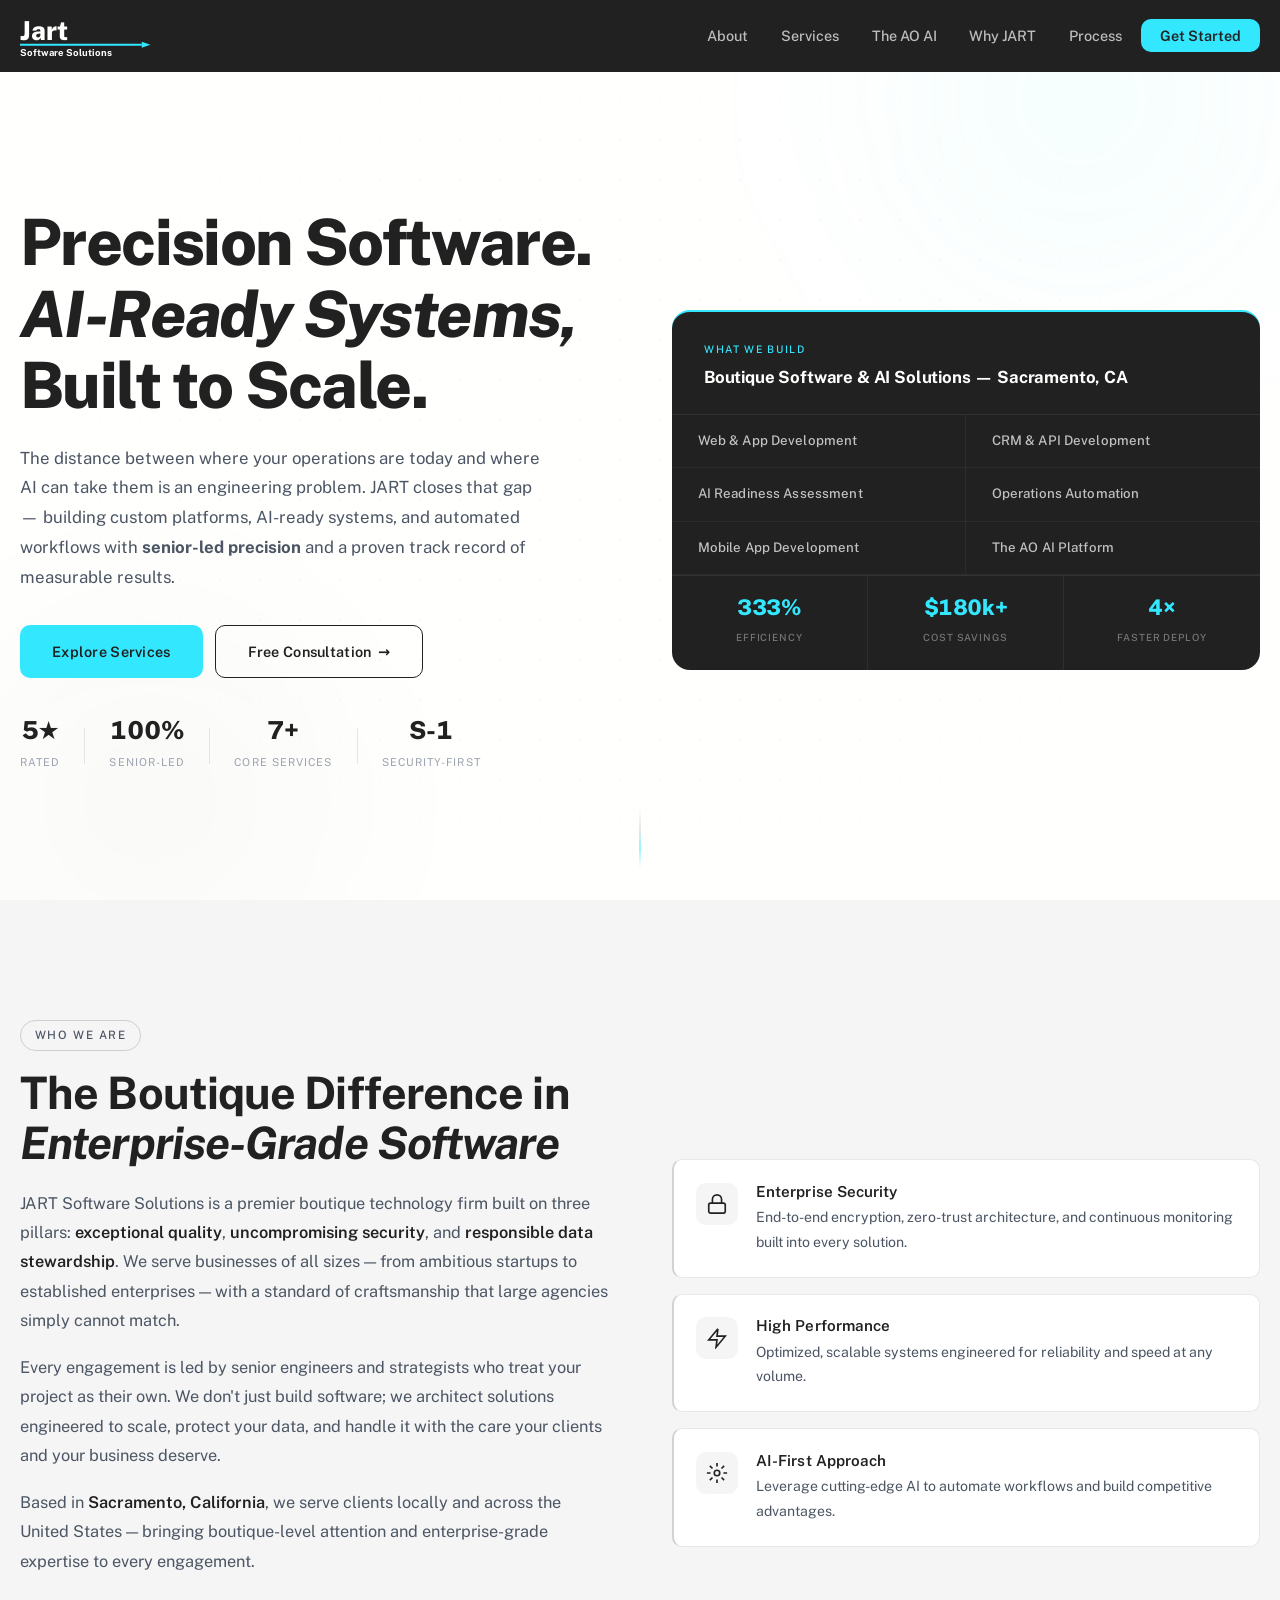
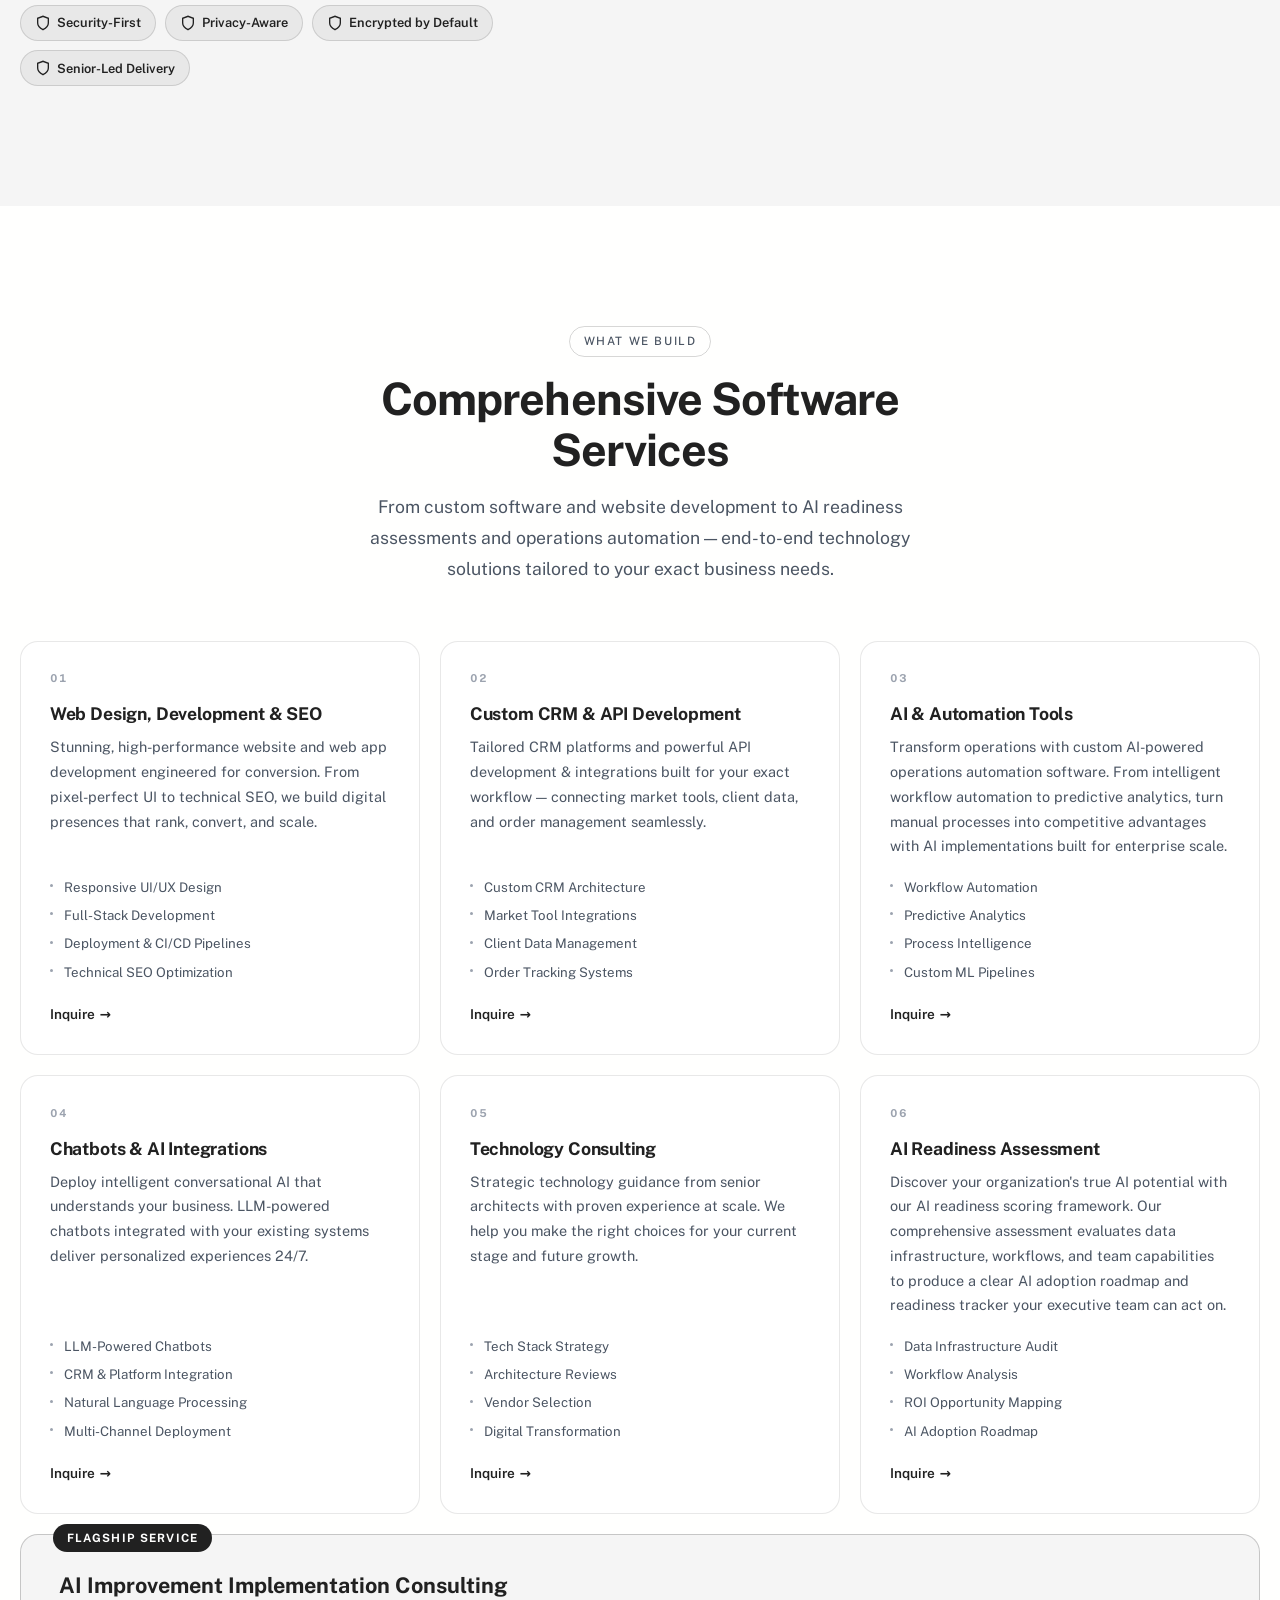
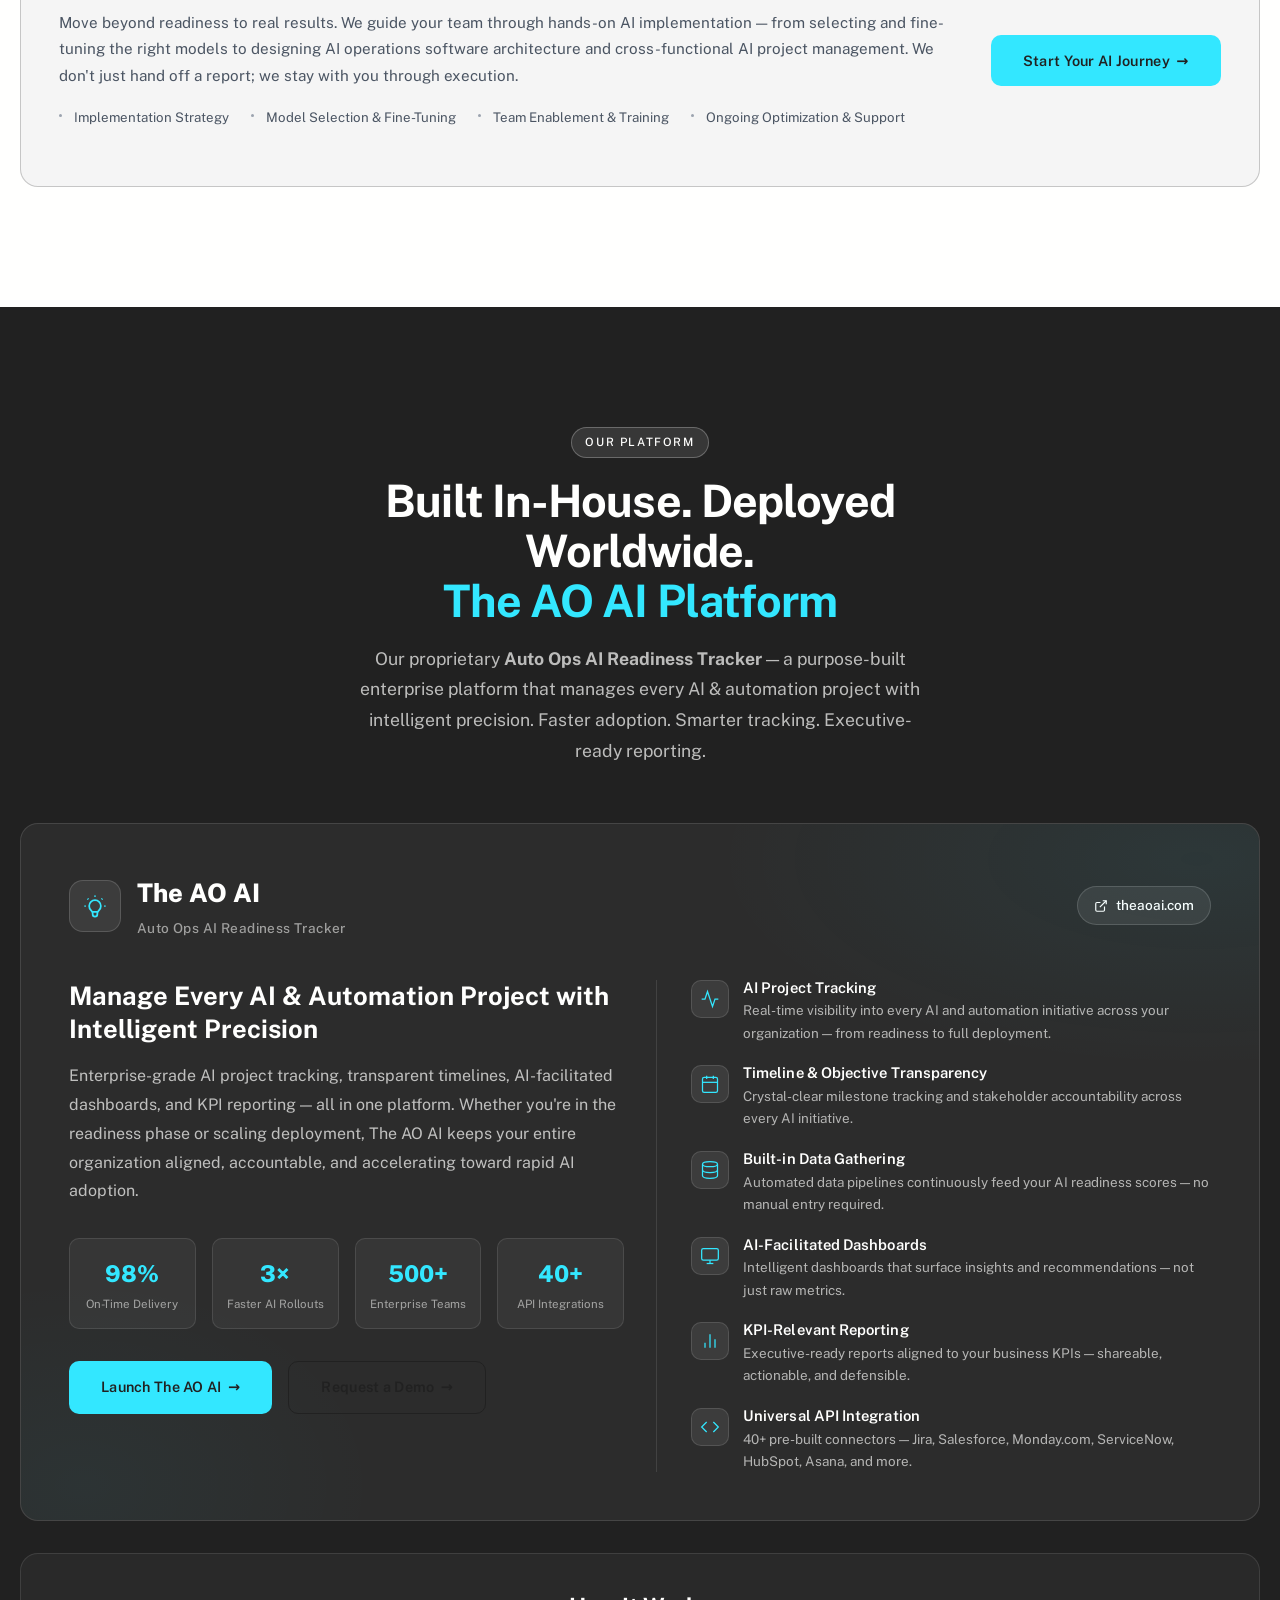
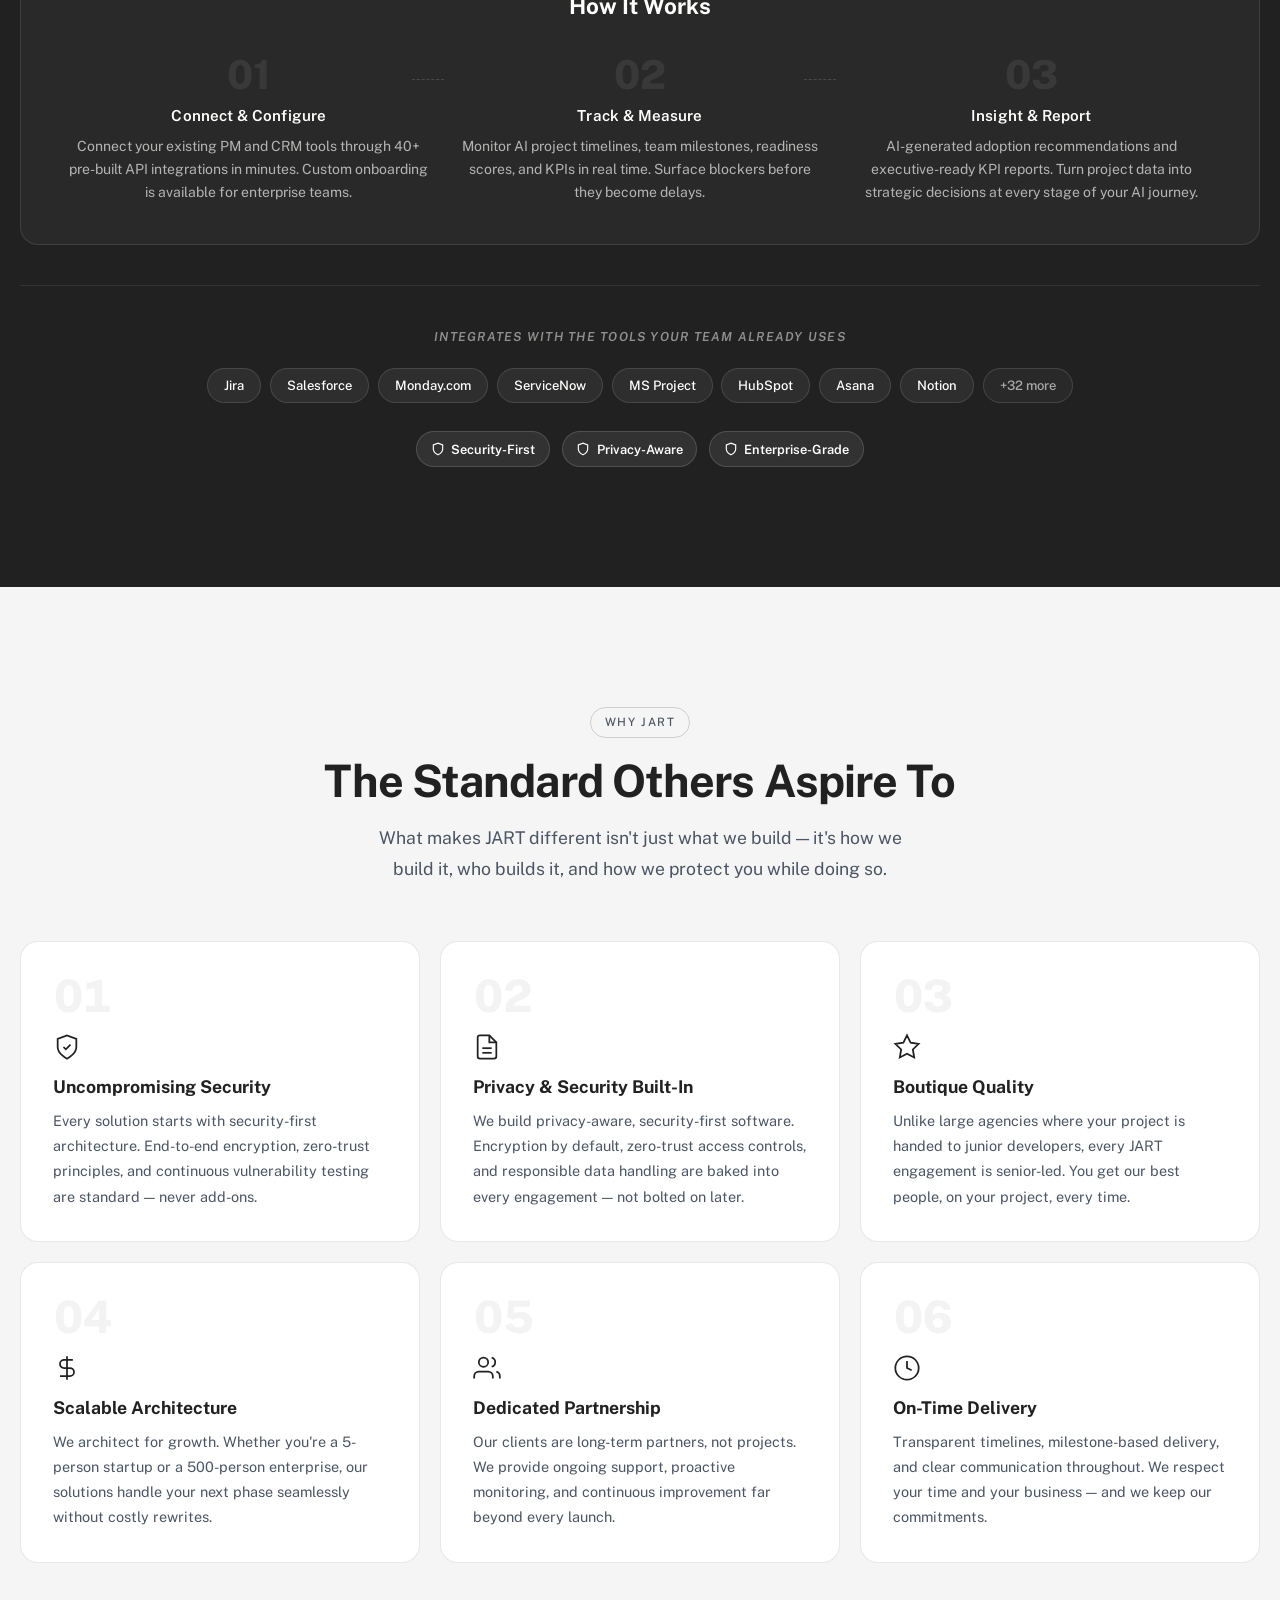
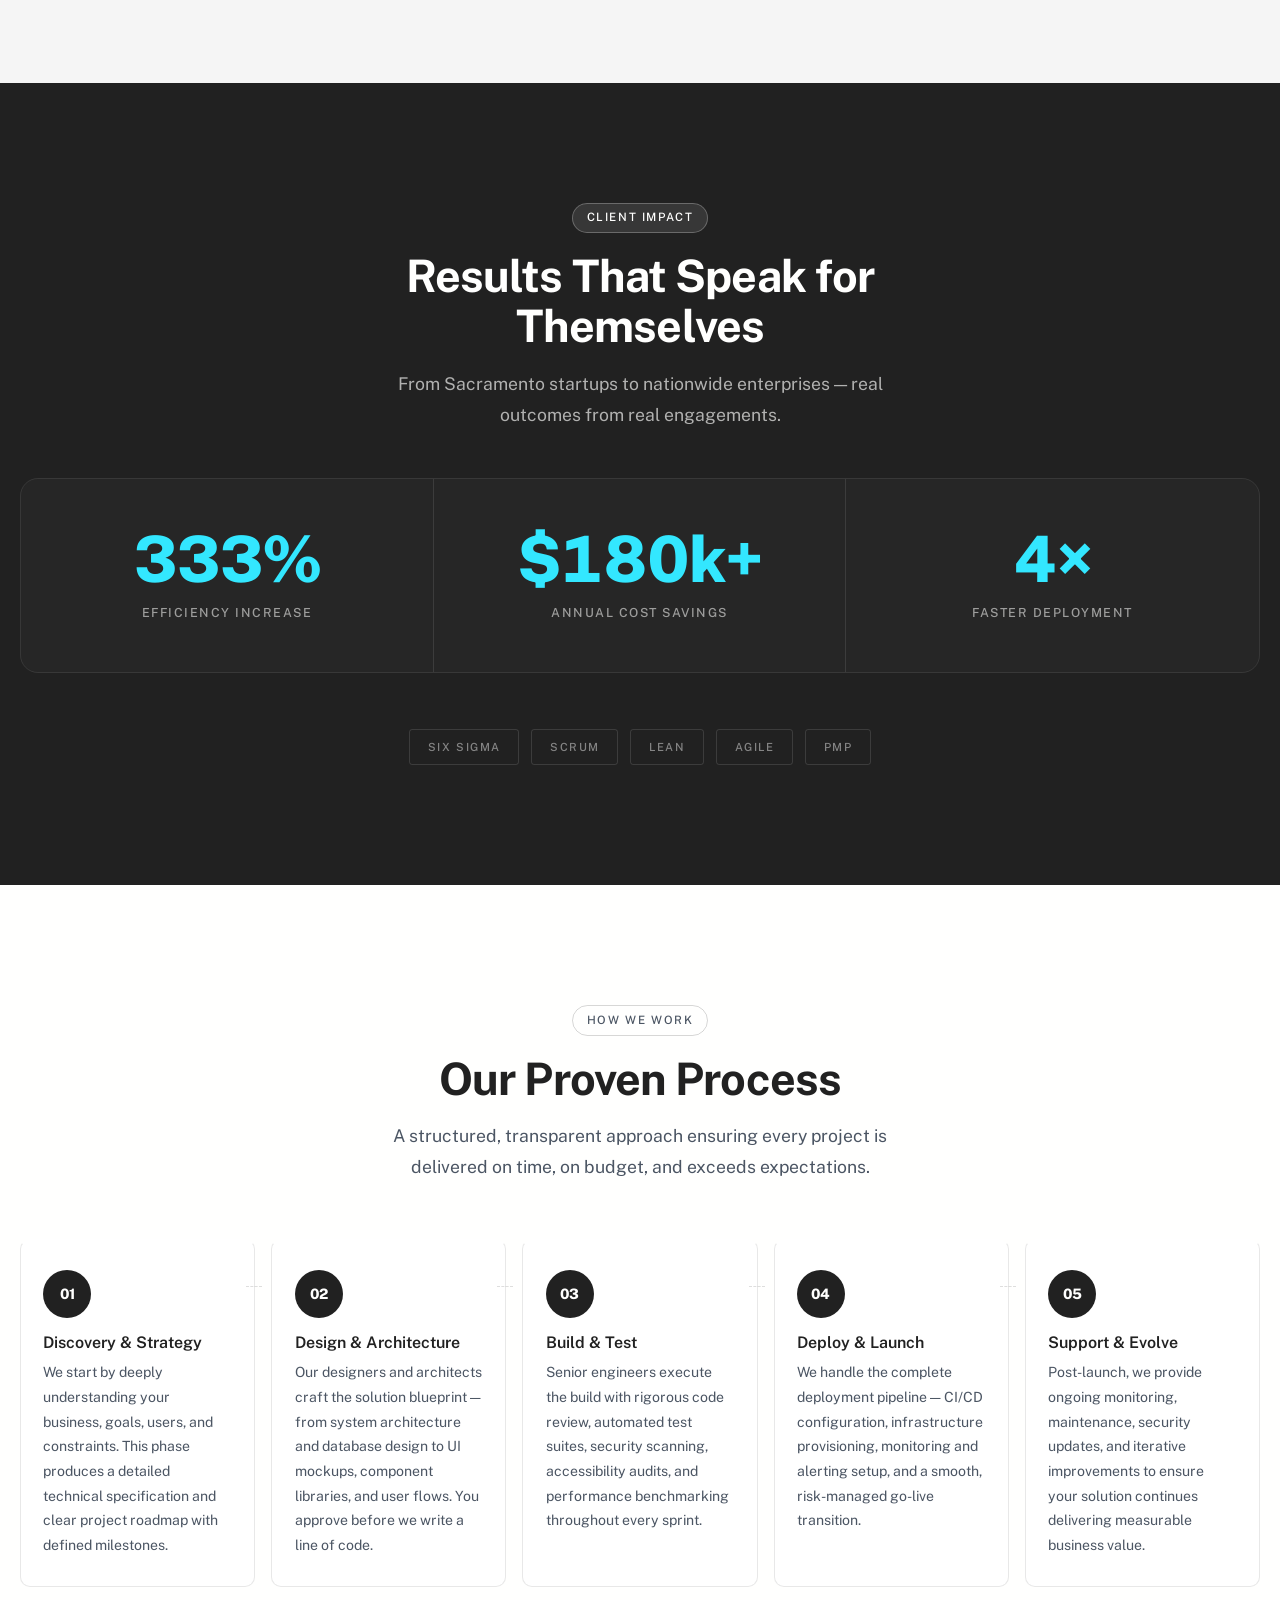
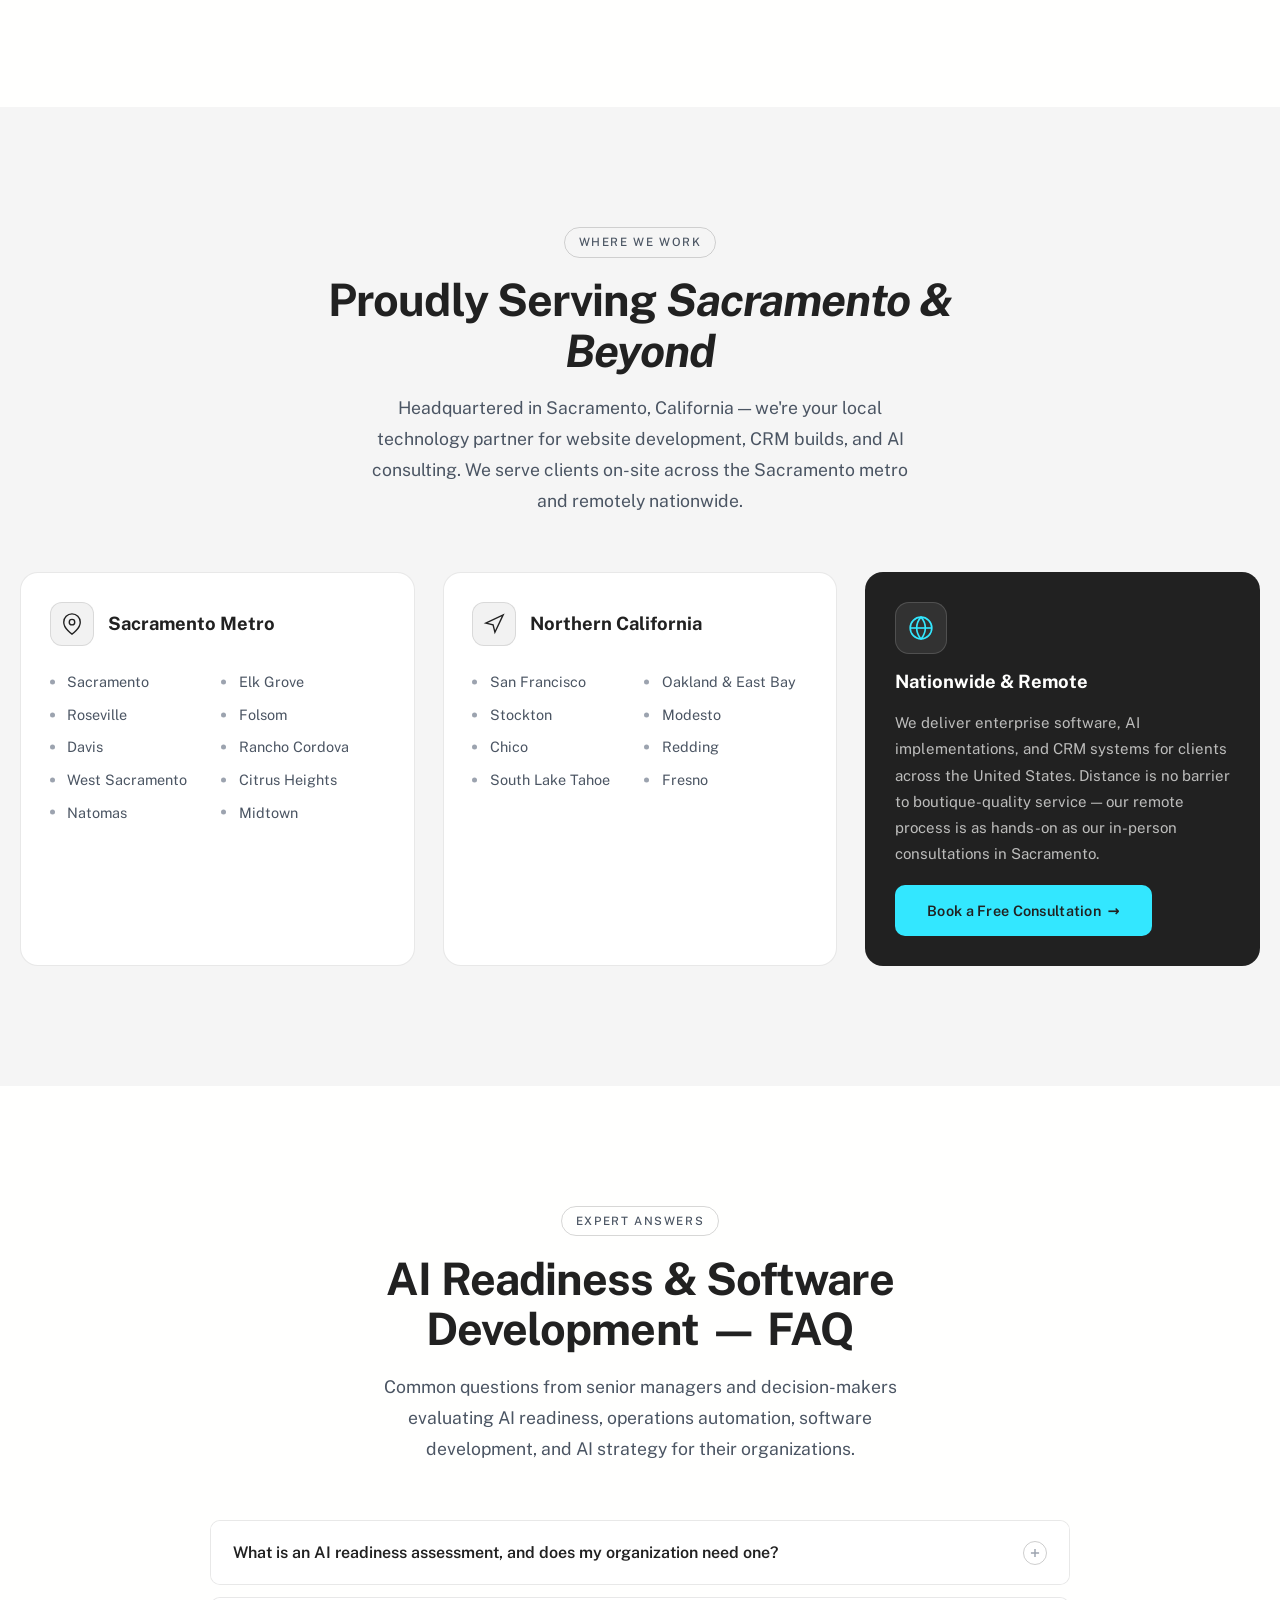
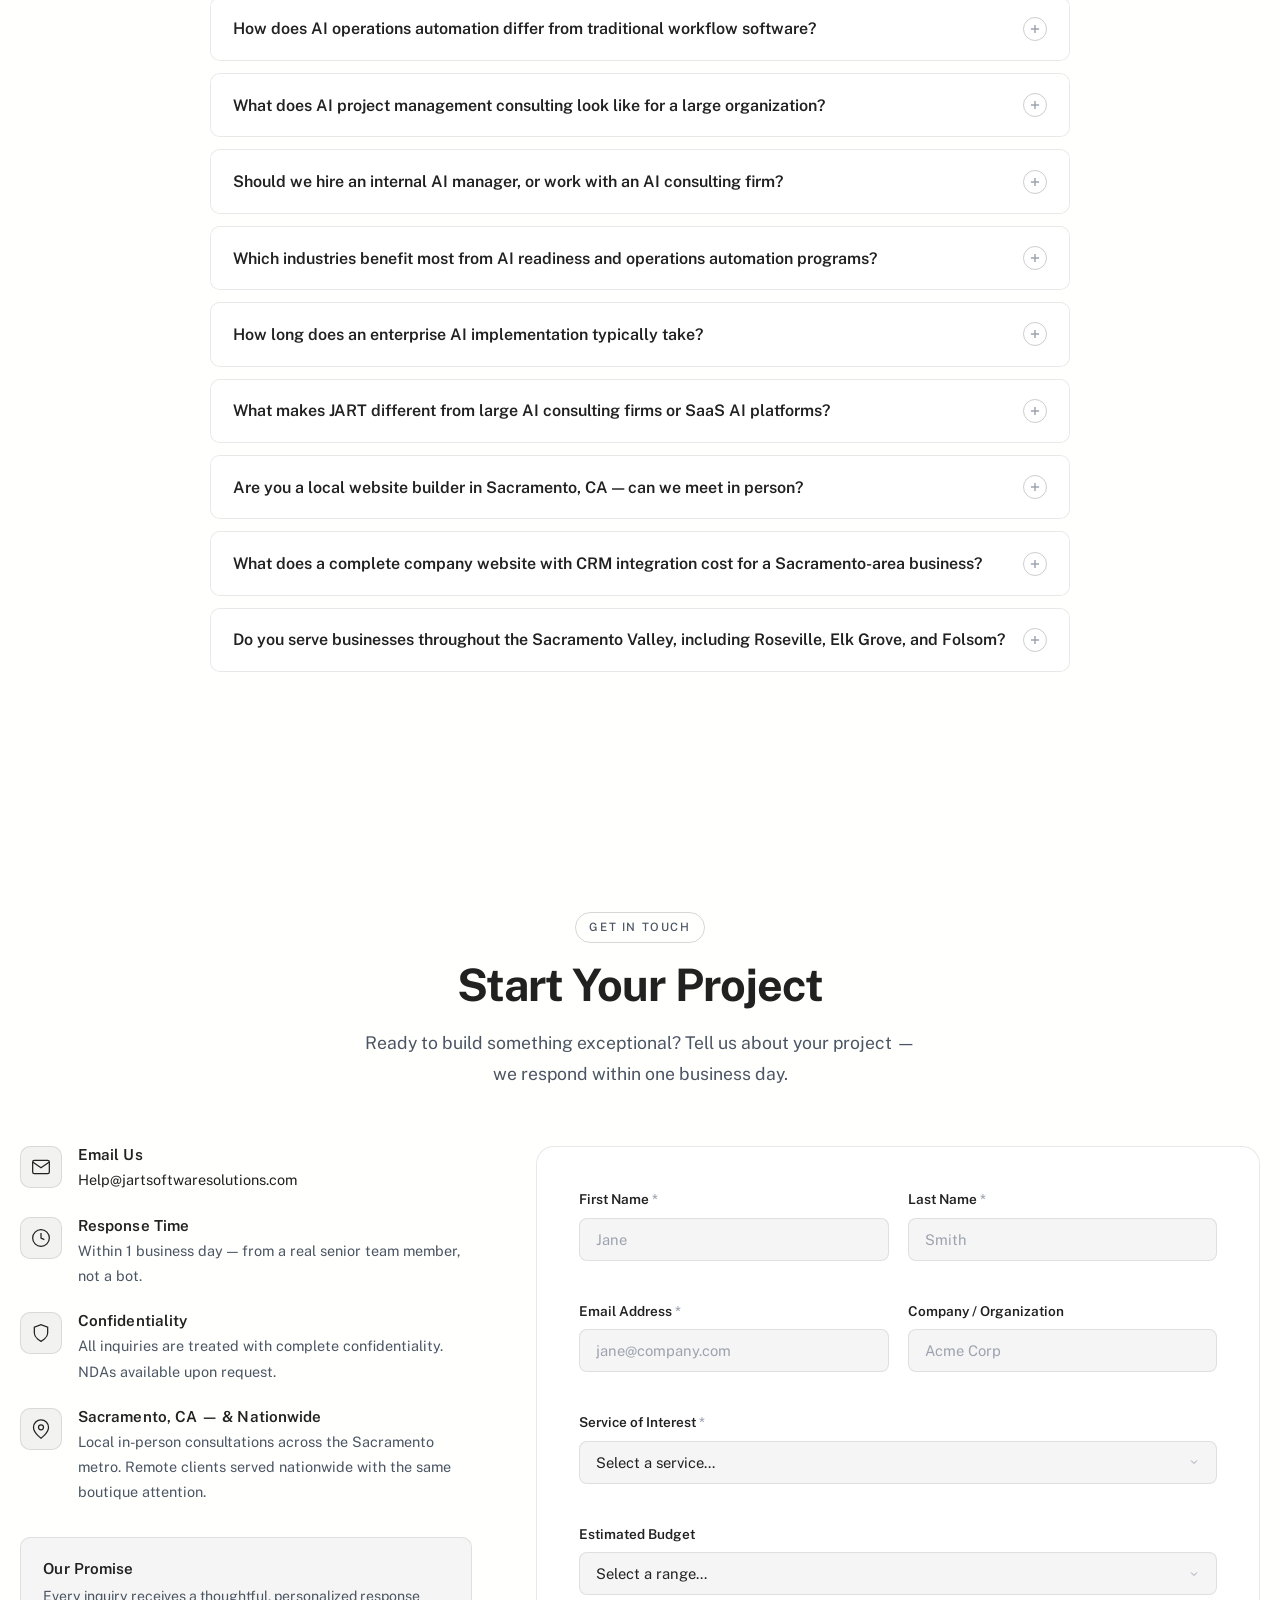
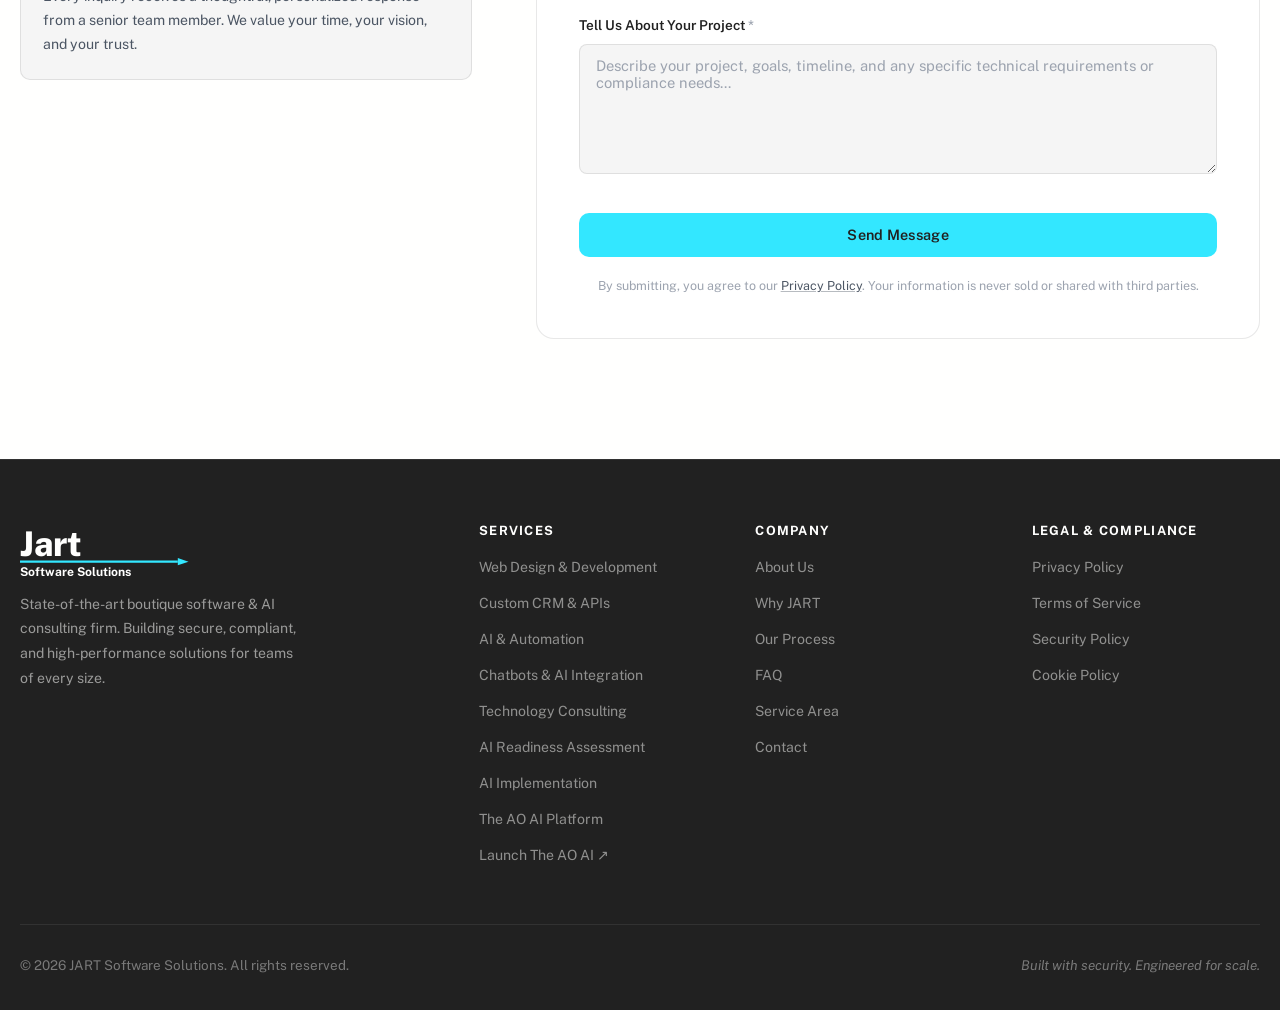
<file: index.html>
<!DOCTYPE html>
<html lang="en">
<head>
  <meta charset="UTF-8" />
  <meta name="viewport" content="width=device-width, initial-scale=1.0" />
  <meta name="description" content="Sacramento's boutique software development firm — custom website design &amp; development, CRM &amp; API development, app development, AI readiness assessments, and operations automation. Creators of The AO AI — our proprietary Auto Ops AI Readiness Tracker platform. Serving Sacramento, CA &amp; clients nationwide." />
  <meta name="keywords" content="website builder Sacramento, website builder near me, Sacramento web developer, web design Sacramento CA, Sacramento website design, Sacramento software development, CRM development Sacramento, Sacramento app development, Sacramento AI consulting, software company Sacramento CA, website development company Sacramento, Sacramento digital solutions, web developer near me Sacramento, company website and CRM development Sacramento, custom software development, website development, custom web development, app development, mobile app development, API development, API integration, AI automation, AI implementation, AI readiness assessment, AI readiness tracker, AI operations automation, AI operations software, AI project management, AI manager, enterprise AI consulting, operations automation, AI implementation consulting, AI strategy consulting, automated operations software, business process automation, AI consulting Sacramento CA, custom software solutions, technology consulting, CRM development, chatbot development, The AO AI, AO AI platform, auto ops AI readiness tracker, AI readiness tracker software, AI project management software, AI adoption platform, JART Software Solutions" />
  <meta name="author" content="JART Software Solutions" />
  <meta name="robots" content="index, follow" />
  <meta name="geo.region" content="US-CA" />
  <meta name="geo.placename" content="Sacramento, California" />
  <meta name="geo.position" content="38.5816;-121.4944" />
  <meta name="ICBM" content="38.5816, -121.4944" />
  <meta property="og:title" content="JART Software Solutions | Software Development · AI Readiness &amp; Operations Automation" />
  <meta property="og:description" content="Sacramento's boutique software development firm — custom websites, CRM &amp; API development, AI readiness assessments, and operations automation. Serving Sacramento, CA and clients nationwide." />
  <meta property="og:type" content="website" />
  <meta property="og:url" content="https://jartsoftwaresolutions.com" />
  <meta property="og:image" content="https://jartsoftwaresolutions.com/assets/og-image.png" />
  <meta name="twitter:card" content="summary_large_image" />
  <meta name="twitter:title" content="JART Software Solutions | Software Development · AI Readiness &amp; Operations Automation" />
  <meta name="twitter:description" content="Sacramento-based boutique software development — custom websites, CRM &amp; API builds, AI readiness assessments &amp; operations automation for enterprise teams. JART Software Solutions, Sacramento CA." />
  <link rel="canonical" href="https://jartsoftwaresolutions.com" />
  <meta name="twitter:image" content="https://jartsoftwaresolutions.com/assets/og-image.png" />
  <link rel="icon" href="favicon.svg" type="image/svg+xml" />
  <title>JART Software Solutions | Sacramento Website Builder &amp; Custom Software Development</title>
  <link rel="preconnect" href="https://fonts.googleapis.com" />
  <link rel="preconnect" href="https://fonts.gstatic.com" crossorigin />
  <link href="https://fonts.googleapis.com/css2?family=Public+Sans:wght@400;500;600;700;800&display=swap" rel="stylesheet" />
  <link rel="stylesheet" href="css/styles.css" />

  <script type="application/ld+json">
  [
    {
      "@context": "https://schema.org",
      "@type": ["ProfessionalService", "LocalBusiness"],
      "@id": "https://jartsoftwaresolutions.com/#organization",
      "name": "JART Software Solutions",
      "url": "https://jartsoftwaresolutions.com",
      "description": "Sacramento's boutique software development firm — custom website design & development, CRM & API development, mobile app development, AI readiness assessments, and operations automation for enterprise teams. Serving Sacramento, CA and clients nationwide.",
      "serviceType": ["Software Development","Website Development","App Development","API Development","AI Readiness Assessment","Operations Automation","AI Implementation Consulting","AI Strategy Consulting","CRM Development","Technology Consulting","Chatbot Development"],
      "knowsAbout": ["Software Development","Website Development","Mobile App Development","API Integration","AI Readiness","AI Operations Automation","AI Project Management","Business Process Automation","AI Implementation","Machine Learning","Technology Consulting"],
      "address": {
        "@type": "PostalAddress",
        "addressLocality": "Sacramento",
        "addressRegion": "CA",
        "addressCountry": "US"
      },
      "geo": {
        "@type": "GeoCoordinates",
        "latitude": 38.5816,
        "longitude": -121.4944
      },
      "areaServed": [
        {"@type": "City", "name": "Sacramento", "sameAs": "https://www.wikidata.org/wiki/Q51368"},
        {"@type": "City", "name": "Elk Grove"},
        {"@type": "City", "name": "Roseville"},
        {"@type": "City", "name": "Folsom"},
        {"@type": "City", "name": "Davis"},
        {"@type": "City", "name": "Rancho Cordova"},
        {"@type": "City", "name": "West Sacramento"},
        {"@type": "City", "name": "Citrus Heights"},
        {"@type": "AdministrativeArea", "name": "Sacramento Valley"},
        {"@type": "AdministrativeArea", "name": "Northern California"},
        "United States"
      ],
      "openingHoursSpecification": [
        {
          "@type": "OpeningHoursSpecification",
          "dayOfWeek": ["Monday","Tuesday","Wednesday","Thursday","Friday"],
          "opens": "09:00",
          "closes": "18:00"
        }
      ],
      "priceRange": "$$"
    },
    {
      "@context": "https://schema.org",
      "@type": "FAQPage",
      "mainEntity": [
        {
          "@type": "Question",
          "name": "What is an AI readiness assessment, and does my organization need one?",
          "acceptedAnswer": {
            "@type": "Answer",
            "text": "An AI readiness assessment evaluates your organization's data infrastructure, existing workflows, and team capabilities to determine how prepared you are to adopt AI. It produces a scored AI readiness tracker report and a prioritized AI adoption roadmap. Most medium-to-large organizations benefit from one before committing budget to AI implementation."
          }
        },
        {
          "@type": "Question",
          "name": "How does AI operations automation differ from traditional workflow software?",
          "acceptedAnswer": {
            "@type": "Answer",
            "text": "Traditional workflow software follows fixed rules. AI operations automation software learns from data, adapts to exceptions, and continuously optimizes processes — reducing manual intervention across scheduling, reporting, approvals, and resource allocation at enterprise scale."
          }
        },
        {
          "@type": "Question",
          "name": "What does AI project management consulting look like for a large organization?",
          "acceptedAnswer": {
            "@type": "Answer",
            "text": "AI project management consulting covers end-to-end governance of your AI initiatives — vendor selection, model deployment timelines, cross-functional stakeholder alignment, and KPI tracking. We act as an embedded AI manager, keeping initiatives on schedule and on budget."
          }
        },
        {
          "@type": "Question",
          "name": "Should we hire an internal AI manager, or work with an AI consulting firm?",
          "acceptedAnswer": {
            "@type": "Answer",
            "text": "For organizations in the evaluation and early implementation phases, an AI consulting firm provides broader expertise at a lower cost than a full-time hire. JART acts as your fractional AI manager, bridging strategy and execution until your internal team is ready to own it."
          }
        },
        {
          "@type": "Question",
          "name": "Which industries benefit most from AI readiness and operations automation programs?",
          "acceptedAnswer": {
            "@type": "Answer",
            "text": "Any industry with high-volume repetitive operations, large data sets, or complex compliance requirements sees significant ROI — including healthcare, finance, logistics, manufacturing, retail, and professional services."
          }
        },
        {
          "@type": "Question",
          "name": "How long does an enterprise AI implementation typically take?",
          "acceptedAnswer": {
            "@type": "Answer",
            "text": "A focused AI readiness assessment typically takes 2–4 weeks. A full operations automation or AI implementation engagement ranges from 3 to 9 months depending on scope, data readiness, and organizational complexity."
          }
        },
        {
          "@type": "Question",
          "name": "What makes JART different from large AI consulting firms or SaaS AI platforms?",
          "acceptedAnswer": {
            "@type": "Answer",
            "text": "JART combines boutique attention with enterprise-grade engineering. Unlike large consulting firms, senior architects work directly on your engagement. Unlike SaaS platforms, our solutions are fully custom — software development, API integrations, AI implementations, and automation workflows built precisely for your operations."
          }
        },
        {
          "@type": "Question",
          "name": "Are you a local website builder in Sacramento, CA — can we meet in person?",
          "acceptedAnswer": {
            "@type": "Answer",
            "text": "Yes — JART Software Solutions is headquartered in Sacramento, California. We offer in-person discovery and strategy meetings across the Sacramento metro area, including Elk Grove, Roseville, Folsom, Davis, and Rancho Cordova. Remote clients receive the same boutique-level attention through structured video consultations and shared project workspaces."
          }
        },
        {
          "@type": "Question",
          "name": "What does a complete company website with CRM integration cost for a Sacramento-area business?",
          "acceptedAnswer": {
            "@type": "Answer",
            "text": "Our custom software and web development engagements start at $20,000+. Every project is scoped individually based on complexity, integrations, and requirements. Contact us directly for a detailed proposal — we provide itemized estimates after a free discovery consultation."
          }
        },
        {
          "@type": "Question",
          "name": "Do you serve businesses throughout the Sacramento Valley, including Roseville, Elk Grove, and Folsom?",
          "acceptedAnswer": {
            "@type": "Answer",
            "text": "Absolutely. We serve clients throughout the Sacramento metropolitan area — Sacramento, Elk Grove, Roseville, Folsom, Davis, Rancho Cordova, Citrus Heights, and West Sacramento. We also work with clients across Northern California and nationwide for software development, AI consulting, and CRM projects."
          }
        }
      ]
    },
    {
      "@context": "https://schema.org",
      "@type": "SoftwareApplication",
      "name": "The AO AI",
      "alternateName": "Auto Ops AI Readiness Tracker",
      "applicationCategory": "BusinessApplication",
      "operatingSystem": "Web",
      "url": "https://theaoai.com/",
      "description": "Enterprise-grade Auto Ops AI Readiness Tracker — real-time AI project tracking, transparent timelines, AI-facilitated dashboards, KPI reporting, and 40+ API integrations for PM and CRM platforms.",
      "creator": {
        "@type": "Organization",
        "name": "JART Software Solutions",
        "@id": "https://jartsoftwaresolutions.com/#organization"
      }
    }
  ]
  </script>
</head>
<body>
  <a href="#main-content" class="skip-link">Skip to main content</a>

  <header class="header" id="header">
    <nav class="nav container" aria-label="Main navigation">

        <a href="#hero" class="nav__logo" aria-label="JART Software Solutions home">
        <svg class="nav__logo-svg" width="152" height="46" viewBox="0 0 152 46"
           fill="none" xmlns="http://www.w3.org/2000/svg" aria-hidden="true">
        <text x="0" y="28" font-size="30" font-family="'Public Sans',Arial,sans-serif"
              font-weight="800" fill="#FFFFFE">Jart</text>
        <!-- cyan arrow underline -->
        <line x1="0" y1="33" x2="140" y2="33" stroke="#33E7FF" stroke-width="2.2"/>
        <polygon points="140,29.5 150,33 140,36.5" fill="#33E7FF"/>
        <text x="0" y="46" font-size="11" font-family="'Public Sans',Arial,sans-serif"
              font-weight="700" fill="#FFFFFE">Software Solutions</text>
      </svg>
      </a>

      <ul class="nav__links" id="navLinks" role="list">
        <li><a href="#about"    class="nav__link">About</a></li>
        <li><a href="#services"  class="nav__link">Services</a></li>
        <li><a href="#the-ao-ai" class="nav__link">The AO&nbsp;AI</a></li>
        <li><a href="#why-us"    class="nav__link">Why JART</a></li>
        <li><a href="#process"  class="nav__link">Process</a></li>
        <li><a href="#contact"  class="nav__link nav__link--cta">Get Started</a></li>
      </ul>

      <button class="nav__toggle" id="navToggle" aria-label="Toggle navigation menu" aria-expanded="false" aria-controls="navLinks">
        <span class="nav__toggle-bar"></span>
        <span class="nav__toggle-bar"></span>
        <span class="nav__toggle-bar"></span>
      </button>
    </nav>
  </header>

  <!-- Mobile nav backdrop -->
  <div class="nav__overlay" id="navOverlay" aria-hidden="true"></div>

  <main id="main-content">

    <!-- ═══════════════════════════════════════════
         HERO
    ═══════════════════════════════════════════ -->
    <section class="hero" id="hero" aria-label="Hero">
      <div class="hero__bg" aria-hidden="true">
        <div class="hero__grid"></div>
        <div class="hero__orb hero__orb--1"></div>
        <div class="hero__orb hero__orb--2"></div>
        <div class="hero__orb hero__orb--3"></div>
      </div>

      <div class="container hero__container">
        <div class="hero__content">

          <h1 class="hero__title">
            Precision Software.<br />
            <em class="text-emphasis">AI-Ready Systems,</em><br />
            Built to Scale.
          </h1>

          <p class="hero__subtitle">
            The distance between where your operations are today and where AI can take them is an engineering problem. JART closes that gap — building custom platforms, AI-ready systems, and automated workflows with <strong>senior-led precision</strong> and a proven track record of measurable results.
          </p>

          <div class="hero__ctas">
            <a href="#services" class="btn btn--primary">Explore Services</a>
            <a href="#contact"  class="btn btn--ghost">Free Consultation <span aria-hidden="true">→</span></a>
          </div>

          <div class="hero__stats" aria-label="Key statistics">
            <div class="hero__stat">
              <span class="hero__stat-value">5&#9733;</span>
              <span class="hero__stat-label">Rated</span>
            </div>
            <div class="hero__stat-divider" aria-hidden="true"></div>
            <div class="hero__stat">
              <span class="hero__stat-value">100%</span>
              <span class="hero__stat-label">Senior-Led</span>
            </div>
            <div class="hero__stat-divider" aria-hidden="true"></div>
            <div class="hero__stat">
              <span class="hero__stat-value">7+</span>
              <span class="hero__stat-label">Core Services</span>
            </div>
            <div class="hero__stat-divider" aria-hidden="true"></div>
            <div class="hero__stat">
              <span class="hero__stat-value">S-1</span>
              <span class="hero__stat-label">Security-First</span>
            </div>
          </div>
        </div>

        <div class="hero__visual">
          <div class="hero__panel">
            <div class="hero__panel-top">
              <span class="hero__panel-tag">What We Build</span>
              <p class="hero__panel-sub">Boutique Software &amp; AI Solutions — Sacramento, CA</p>
            </div>
            <ul class="hero__panel-services">
              <li class="hero__panel-service">Web &amp; App Development</li>
              <li class="hero__panel-service">CRM &amp; API Development</li>
              <li class="hero__panel-service">AI Readiness Assessment</li>
              <li class="hero__panel-service">Operations Automation</li>
              <li class="hero__panel-service">Mobile App Development</li>
              <li class="hero__panel-service">The AO AI Platform</li>
            </ul>
            <div class="hero__panel-metrics">
              <div class="hero__panel-metric">
                <span class="hero__panel-metric-val">333%</span>
                <span class="hero__panel-metric-lbl">Efficiency</span>
              </div>
              <div class="hero__panel-metric">
                <span class="hero__panel-metric-val">$180k+</span>
                <span class="hero__panel-metric-lbl">Cost Savings</span>
              </div>
              <div class="hero__panel-metric">
                <span class="hero__panel-metric-val">4&times;</span>
                <span class="hero__panel-metric-lbl">Faster Deploy</span>
              </div>
            </div>
          </div>
        </div>
      </div>

      <div class="hero__scroll" aria-hidden="true">
        <div class="hero__scroll-line"></div>
      </div>
    </section>




    <!-- ═══════════════════════════════════════════
         ABOUT
    ═══════════════════════════════════════════ -->
    <section class="about section" id="about">
      <div class="container">
        <div class="about__grid">

          <div class="about__content reveal">
            <span class="section__tag">Who We Are</span>
            <h2 class="section__title">The Boutique Difference in<br /><em class="text-emphasis">Enterprise-Grade Software</em></h2>
            <p class="about__text">
              JART Software Solutions is a premier boutique technology firm built on three pillars:
              <strong>exceptional quality</strong>, <strong>uncompromising security</strong>, and
              <strong>responsible data stewardship</strong>. We serve businesses of all sizes — from ambitious
              startups to established enterprises — with a standard of craftsmanship that large agencies
              simply cannot match.
            </p>
            <p class="about__text">
              Every engagement is led by senior engineers and strategists who treat your project as their
              own. We don't just build software; we architect solutions engineered to scale, protect your
              data, and handle it with the care your clients and your business deserve.
            </p>
            <p class="about__text">
              Based in <strong>Sacramento, California</strong>, we serve clients locally and across the United States — bringing boutique-level attention and enterprise-grade expertise to every engagement.
            </p>

            <div class="about__compliance" aria-label="Security and quality attributes">
              <div class="compliance__badge">
                <svg width="16" height="16" viewBox="0 0 24 24" fill="none" stroke="currentColor" stroke-width="2" aria-hidden="true"><path d="M12 22s8-4 8-10V5l-8-3-8 3v7c0 6 8 10 8 10z"/></svg>
                Security-First
              </div>
              <div class="compliance__badge">
                <svg width="16" height="16" viewBox="0 0 24 24" fill="none" stroke="currentColor" stroke-width="2" aria-hidden="true"><path d="M12 22s8-4 8-10V5l-8-3-8 3v7c0 6 8 10 8 10z"/></svg>
                Privacy-Aware
              </div>
              <div class="compliance__badge">
                <svg width="16" height="16" viewBox="0 0 24 24" fill="none" stroke="currentColor" stroke-width="2" aria-hidden="true"><path d="M12 22s8-4 8-10V5l-8-3-8 3v7c0 6 8 10 8 10z"/></svg>
                Encrypted by Default
              </div>
              <div class="compliance__badge">
                <svg width="16" height="16" viewBox="0 0 24 24" fill="none" stroke="currentColor" stroke-width="2" aria-hidden="true"><path d="M12 22s8-4 8-10V5l-8-3-8 3v7c0 6 8 10 8 10z"/></svg>
                Senior-Led Delivery
              </div>
            </div>
          </div>

          <div class="about__cards reveal">
            <div class="about__card about__card--1">
              <div class="about__card-icon" aria-hidden="true">
                <svg width="22" height="22" viewBox="0 0 24 24" fill="none" stroke="currentColor" stroke-width="1.8"><rect x="3" y="11" width="18" height="11" rx="2"/><path d="M7 11V7a5 5 0 0 1 10 0v4"/></svg>
              </div>
              <div>
                <h4>Enterprise Security</h4>
                <p>End-to-end encryption, zero-trust architecture, and continuous monitoring built into every solution.</p>
              </div>
            </div>
            <div class="about__card about__card--2">
              <div class="about__card-icon" aria-hidden="true">
                <svg width="22" height="22" viewBox="0 0 24 24" fill="none" stroke="currentColor" stroke-width="1.8"><polyline points="13 2 3 14 12 14 11 22 21 10 12 10 13 2"/></svg>
              </div>
              <div>
                <h4>High Performance</h4>
                <p>Optimized, scalable systems engineered for reliability and speed at any volume.</p>
              </div>
            </div>
            <div class="about__card about__card--3">
              <div class="about__card-icon" aria-hidden="true">
                <svg width="22" height="22" viewBox="0 0 24 24" fill="none" stroke="currentColor" stroke-width="1.8"><circle cx="12" cy="12" r="3"/><path d="M12 1v4M12 19v4M4.22 4.22l2.83 2.83M16.95 16.95l2.83 2.83M1 12h4M19 12h4M4.22 19.78l2.83-2.83M16.95 7.05l2.83-2.83"/></svg>
              </div>
              <div>
                <h4>AI-First Approach</h4>
                <p>Leverage cutting-edge AI to automate workflows and build competitive advantages.</p>
              </div>
            </div>
          </div>

        </div>
      </div>
    </section>


    <!-- ═══════════════════════════════════════════
         SERVICES
    ═══════════════════════════════════════════ -->
    <section class="services section" id="services">
      <div class="container">
        <div class="section__header reveal">
          <span class="section__tag">What We Build</span>
          <h2 class="section__title">Comprehensive Software Services</h2>
          <p class="section__subtitle">From custom software and website development to AI readiness assessments and operations automation — end-to-end technology solutions tailored to your exact business needs.</p>
        </div>

        <div class="services__grid">

          <!-- 1 -->
          <article class="service-card reveal" aria-label="Web Design, Development and SEO service">
            <span class="service-card__num">01</span>
            <h3 class="service-card__title">Web Design, Development &amp; SEO</h3>
            <p class="service-card__desc">Stunning, high-performance website and web app development engineered for conversion. From pixel-perfect UI to technical SEO, we build digital presences that rank, convert, and scale.</p>
            <ul class="service-card__list" aria-label="Included features">
              <li>Responsive UI/UX Design</li>
              <li>Full-Stack Development</li>
              <li>Deployment &amp; CI/CD Pipelines</li>
              <li>Technical SEO Optimization</li>
            </ul>
            <a href="#contact" class="service-card__link">Inquire <span aria-hidden="true">→</span></a>
          </article>

          <!-- 2 -->
          <article class="service-card reveal" aria-label="Custom CRM and API development service">
            <span class="service-card__num">02</span>
            <h3 class="service-card__title">Custom CRM &amp; API Development</h3>
            <p class="service-card__desc">Tailored CRM platforms and powerful API development &amp; integrations built for your exact workflow — connecting market tools, client data, and order management seamlessly.</p>
            <ul class="service-card__list" aria-label="Included features">
              <li>Custom CRM Architecture</li>
              <li>Market Tool Integrations</li>
              <li>Client Data Management</li>
              <li>Order Tracking Systems</li>
            </ul>
            <a href="#contact" class="service-card__link">Inquire <span aria-hidden="true">→</span></a>
          </article>

          <!-- 3 -->
          <article class="service-card reveal" aria-label="AI and Automation Tools service">
            <span class="service-card__num">03</span>
            <h3 class="service-card__title">AI &amp; Automation Tools</h3>
            <p class="service-card__desc">Transform operations with custom AI-powered operations automation software. From intelligent workflow automation to predictive analytics, turn manual processes into competitive advantages with AI implementations built for enterprise scale.</p>
            <ul class="service-card__list" aria-label="Included features">
              <li>Workflow Automation</li>
              <li>Predictive Analytics</li>
              <li>Process Intelligence</li>
              <li>Custom ML Pipelines</li>
            </ul>
            <a href="#contact" class="service-card__link">Inquire <span aria-hidden="true">→</span></a>
          </article>

          <!-- 4 -->
          <article class="service-card reveal" aria-label="Chatbots and AI integrations service">
            <span class="service-card__num">04</span>
            <h3 class="service-card__title">Chatbots &amp; AI Integrations</h3>
            <p class="service-card__desc">Deploy intelligent conversational AI that understands your business. LLM-powered chatbots integrated with your existing systems deliver personalized experiences 24/7.</p>
            <ul class="service-card__list" aria-label="Included features">
              <li>LLM-Powered Chatbots</li>
              <li>CRM &amp; Platform Integration</li>
              <li>Natural Language Processing</li>
              <li>Multi-Channel Deployment</li>
            </ul>
            <a href="#contact" class="service-card__link">Inquire <span aria-hidden="true">→</span></a>
          </article>

          <!-- 5 -->
          <article class="service-card reveal" aria-label="Technology Consulting service">
            <span class="service-card__num">05</span>
            <h3 class="service-card__title">Technology Consulting</h3>
            <p class="service-card__desc">Strategic technology guidance from senior architects with proven experience at scale. We help you make the right choices for your current stage and future growth.</p>
            <ul class="service-card__list" aria-label="Included features">
              <li>Tech Stack Strategy</li>
              <li>Architecture Reviews</li>
              <li>Vendor Selection</li>
              <li>Digital Transformation</li>
            </ul>
            <a href="#contact" class="service-card__link">Inquire <span aria-hidden="true">→</span></a>
          </article>

          <!-- 6 -->
          <article class="service-card reveal" aria-label="AI Readiness Assessment service">
            <span class="service-card__num">06</span>
            <h3 class="service-card__title">AI Readiness Assessment</h3>
            <p class="service-card__desc">Discover your organization's true AI potential with our AI readiness scoring framework. Our comprehensive assessment evaluates data infrastructure, workflows, and team capabilities to produce a clear AI adoption roadmap and readiness tracker your executive team can act on.</p>
            <ul class="service-card__list" aria-label="Included features">
              <li>Data Infrastructure Audit</li>
              <li>Workflow Analysis</li>
              <li>ROI Opportunity Mapping</li>
              <li>AI Adoption Roadmap</li>
            </ul>
            <a href="#contact" class="service-card__link">Inquire <span aria-hidden="true">→</span></a>
          </article>

        </div>

        <!-- Featured Service -->
        <article class="service-featured reveal" aria-label="AI Improvement Implementation Consulting - featured service">
          <div class="service-featured__badge">Flagship Service</div>
          <div class="service-featured__content">
            <div class="service-featured__text">
              <h3>AI Improvement Implementation Consulting</h3>
              <p>Move beyond readiness to real results. We guide your team through hands-on AI implementation — from selecting and fine-tuning the right models to designing AI operations software architecture and cross-functional AI project management. We don't just hand off a report; we stay with you through execution.</p>
              <ul class="service-card__list service-card__list--horizontal" aria-label="Included features">
                <li>Implementation Strategy</li>
                <li>Model Selection &amp; Fine-Tuning</li>
                <li>Team Enablement &amp; Training</li>
                <li>Ongoing Optimization &amp; Support</li>
              </ul>
            </div>
          </div>
          <a href="#contact" class="btn btn--primary">Start Your AI Journey <span aria-hidden="true">→</span></a>
        </article>
      </div>
    </section>


    <!-- ═══════════════════════════════════════════
         THE AO AI — FLAGSHIP PLATFORM
    ═══════════════════════════════════════════ -->
    <section class="aoai section" id="the-ao-ai">
      <div class="container">

        <div class="section__header reveal">
          <span class="section__tag section__tag--on-dark">Our Platform</span>
          <h2 class="section__title">Built In-House. Deployed Worldwide.<br /><span>The AO AI Platform</span></h2>
          <p class="section__subtitle">Our proprietary <strong>Auto Ops AI Readiness Tracker</strong> — a purpose-built enterprise platform that manages every AI &amp; automation project with intelligent precision. Faster adoption. Smarter tracking. Executive-ready reporting.</p>
        </div>

        <!-- Main product showcase card -->
        <div class="aoai__card reveal">
          <div class="aoai__card-glow" aria-hidden="true"></div>

          <div class="aoai__card-header">
            <div class="aoai__brand">
              <div class="aoai__brand-icon" aria-hidden="true">
                <svg width="28" height="28" viewBox="0 0 24 24" fill="none" stroke="currentColor" stroke-width="1.5"><path d="M9.663 17h4.673M12 3v1m6.364 1.636l-.707.707M21 12h-1M4 12H3m3.343-5.657l-.707-.707m2.828 9.9a5 5 0 1 1 7.072 0l-.548.547A3.374 3.374 0 0 0 14 18.469V19a2 2 0 1 1-4 0v-.531c0-.895-.356-1.754-.988-2.386l-.548-.547z"/></svg>
              </div>
              <div>
                <span class="aoai__brand-name">The AO AI</span>
                <span class="aoai__brand-sub">Auto Ops AI Readiness Tracker</span>
              </div>
            </div>
            <a href="https://theaoai.com/" class="aoai__external-link" target="_blank" rel="noopener noreferrer" aria-label="Visit The AO AI platform at theaoai.com">
              <svg width="14" height="14" viewBox="0 0 24 24" fill="none" stroke="currentColor" stroke-width="2" aria-hidden="true"><path d="M18 13v6a2 2 0 0 1-2 2H5a2 2 0 0 1-2-2V8a2 2 0 0 1 2-2h6"/><polyline points="15 3 21 3 21 9"/><line x1="10" y1="14" x2="21" y2="3"/></svg>
              theaoai.com
            </a>
          </div>

          <div class="aoai__card-body">

            <div class="aoai__left">
              <h3 class="aoai__headline">Manage Every AI &amp; Automation Project with Intelligent Precision</h3>
              <p class="aoai__body">Enterprise-grade AI project tracking, transparent timelines, AI-facilitated dashboards, and KPI reporting — all in one platform. Whether you're in the readiness phase or scaling deployment, The AO AI keeps your entire organization aligned, accountable, and accelerating toward rapid AI adoption.</p>

              <div class="aoai__stats" aria-label="Platform statistics">
                <div class="aoai__stat">
                  <span class="aoai__stat-value">98%</span>
                  <span class="aoai__stat-label">On-Time Delivery</span>
                </div>
                <div class="aoai__stat">
                  <span class="aoai__stat-value">3×</span>
                  <span class="aoai__stat-label">Faster AI Rollouts</span>
                </div>
                <div class="aoai__stat">
                  <span class="aoai__stat-value">500+</span>
                  <span class="aoai__stat-label">Enterprise Teams</span>
                </div>
                <div class="aoai__stat">
                  <span class="aoai__stat-value">40+</span>
                  <span class="aoai__stat-label">API Integrations</span>
                </div>
              </div>

              <div class="aoai__ctas">
                <a href="https://theaoai.com/" class="btn btn--primary" target="_blank" rel="noopener noreferrer">Launch The AO AI <span aria-hidden="true">→</span></a>
                <a href="#contact" class="btn btn--ghost">Request a Demo <span aria-hidden="true">→</span></a>
              </div>
            </div>

            <div class="aoai__right">
              <div class="aoai__features" aria-label="Platform features">

                <div class="aoai__feature reveal">
                  <div class="aoai__feature-icon" aria-hidden="true">
                    <svg width="20" height="20" viewBox="0 0 24 24" fill="none" stroke="currentColor" stroke-width="1.5"><polyline points="22 12 18 12 15 21 9 3 6 12 2 12"/></svg>
                  </div>
                  <div>
                    <h4>AI Project Tracking</h4>
                    <p>Real-time visibility into every AI and automation initiative across your organization — from readiness to full deployment.</p>
                  </div>
                </div>

                <div class="aoai__feature reveal">
                  <div class="aoai__feature-icon aoai__feature-icon--cyan" aria-hidden="true">
                    <svg width="20" height="20" viewBox="0 0 24 24" fill="none" stroke="currentColor" stroke-width="1.5"><rect x="3" y="4" width="18" height="18" rx="2" ry="2"/><line x1="16" y1="2" x2="16" y2="6"/><line x1="8" y1="2" x2="8" y2="6"/><line x1="3" y1="10" x2="21" y2="10"/></svg>
                  </div>
                  <div>
                    <h4>Timeline &amp; Objective Transparency</h4>
                    <p>Crystal-clear milestone tracking and stakeholder accountability across every AI initiative.</p>
                  </div>
                </div>

                <div class="aoai__feature reveal">
                  <div class="aoai__feature-icon" aria-hidden="true">
                    <svg width="20" height="20" viewBox="0 0 24 24" fill="none" stroke="currentColor" stroke-width="1.5"><ellipse cx="12" cy="5" rx="9" ry="3"/><path d="M21 12c0 1.66-4 3-9 3s-9-1.34-9-3"/><path d="M3 5v14c0 1.66 4 3 9 3s9-1.34 9-3V5"/></svg>
                  </div>
                  <div>
                    <h4>Built-in Data Gathering</h4>
                    <p>Automated data pipelines continuously feed your AI readiness scores — no manual entry required.</p>
                  </div>
                </div>

                <div class="aoai__feature reveal">
                  <div class="aoai__feature-icon aoai__feature-icon--cyan" aria-hidden="true">
                    <svg width="20" height="20" viewBox="0 0 24 24" fill="none" stroke="currentColor" stroke-width="1.5"><rect x="2" y="3" width="20" height="14" rx="2"/><line x1="8" y1="21" x2="16" y2="21"/><line x1="12" y1="17" x2="12" y2="21"/></svg>
                  </div>
                  <div>
                    <h4>AI-Facilitated Dashboards</h4>
                    <p>Intelligent dashboards that surface insights and recommendations — not just raw metrics.</p>
                  </div>
                </div>

                <div class="aoai__feature reveal">
                  <div class="aoai__feature-icon" aria-hidden="true">
                    <svg width="20" height="20" viewBox="0 0 24 24" fill="none" stroke="currentColor" stroke-width="1.5"><line x1="18" y1="20" x2="18" y2="10"/><line x1="12" y1="20" x2="12" y2="4"/><line x1="6" y1="20" x2="6" y2="14"/></svg>
                  </div>
                  <div>
                    <h4>KPI-Relevant Reporting</h4>
                    <p>Executive-ready reports aligned to your business KPIs — shareable, actionable, and defensible.</p>
                  </div>
                </div>

                <div class="aoai__feature reveal">
                  <div class="aoai__feature-icon aoai__feature-icon--cyan" aria-hidden="true">
                    <svg width="20" height="20" viewBox="0 0 24 24" fill="none" stroke="currentColor" stroke-width="1.5"><polyline points="16 18 22 12 16 6"/><polyline points="8 6 2 12 8 18"/></svg>
                  </div>
                  <div>
                    <h4>Universal API Integration</h4>
                    <p>40+ pre-built connectors — Jira, Salesforce, Monday.com, ServiceNow, HubSpot, Asana, and more.</p>
                  </div>
                </div>

              </div>
            </div>

          </div>
        </div>

        <!-- How It Works -->
        <div class="aoai__how reveal">
          <h3 class="aoai__how-title">How It Works</h3>
          <div class="aoai__how-steps">

            <div class="aoai__how-step">
              <div class="aoai__how-num">01</div>
              <div class="aoai__how-connector" aria-hidden="true"></div>
              <h4>Connect &amp; Configure</h4>
              <p>Connect your existing PM and CRM tools through 40+ pre-built API integrations in minutes. Custom onboarding is available for enterprise teams.</p>
            </div>

            <div class="aoai__how-step">
              <div class="aoai__how-num">02</div>
              <div class="aoai__how-connector" aria-hidden="true"></div>
              <h4>Track &amp; Measure</h4>
              <p>Monitor AI project timelines, team milestones, readiness scores, and KPIs in real time. Surface blockers before they become delays.</p>
            </div>

            <div class="aoai__how-step">
              <div class="aoai__how-num">03</div>
              <h4>Insight &amp; Report</h4>
              <p>AI-generated adoption recommendations and executive-ready KPI reports. Turn project data into strategic decisions at every stage of your AI journey.</p>
            </div>

          </div>
        </div>

        <!-- Integration chips -->
        <div class="aoai__integrations reveal">
          <p class="aoai__integrations-label">Integrates with the tools your team already uses</p>
          <div class="aoai__chips" role="list" aria-label="Supported platform integrations">
            <span class="aoai__chip" role="listitem">Jira</span>
            <span class="aoai__chip" role="listitem">Salesforce</span>
            <span class="aoai__chip" role="listitem">Monday.com</span>
            <span class="aoai__chip" role="listitem">ServiceNow</span>
            <span class="aoai__chip" role="listitem">MS Project</span>
            <span class="aoai__chip" role="listitem">HubSpot</span>
            <span class="aoai__chip" role="listitem">Asana</span>
            <span class="aoai__chip" role="listitem">Notion</span>
            <span class="aoai__chip aoai__chip--more" role="listitem">+32 more</span>
          </div>
          <div class="aoai__compliance">
            <span class="compliance__badge">
              <svg width="14" height="14" viewBox="0 0 24 24" fill="none" stroke="currentColor" stroke-width="2" aria-hidden="true"><path d="M12 22s8-4 8-10V5l-8-3-8 3v7c0 6 8 10 8 10z"/></svg>
              Security-First
            </span>
            <span class="compliance__badge">
              <svg width="14" height="14" viewBox="0 0 24 24" fill="none" stroke="currentColor" stroke-width="2" aria-hidden="true"><path d="M12 22s8-4 8-10V5l-8-3-8 3v7c0 6 8 10 8 10z"/></svg>
              Privacy-Aware
            </span>
            <span class="compliance__badge">
              <svg width="14" height="14" viewBox="0 0 24 24" fill="none" stroke="currentColor" stroke-width="2" aria-hidden="true"><path d="M12 22s8-4 8-10V5l-8-3-8 3v7c0 6 8 10 8 10z"/></svg>
              Enterprise-Grade
            </span>
          </div>
        </div>

      </div>
    </section>


    <!-- ═══════════════════════════════════════════
         WHY JART
    ═══════════════════════════════════════════ -->
    <section class="why-us section" id="why-us">
      <div class="container">
        <div class="section__header reveal">
          <span class="section__tag">Why JART</span>
          <h2 class="section__title">The Standard Others Aspire To</h2>
          <p class="section__subtitle">What makes JART different isn't just what we build — it's how we build it, who builds it, and how we protect you while doing so.</p>
        </div>

        <div class="why-us__grid">

          <div class="why-card reveal">
            <div class="why-card__number" aria-hidden="true">01</div>
            <div class="why-card__icon" aria-hidden="true">
              <svg width="28" height="28" viewBox="0 0 24 24" fill="none" stroke="currentColor" stroke-width="1.5"><path d="M12 22s8-4 8-10V5l-8-3-8 3v7c0 6 8 10 8 10z"/><polyline points="9 12 11 14 15 10"/></svg>
            </div>
            <h3>Uncompromising Security</h3>
            <p>Every solution starts with security-first architecture. End-to-end encryption, zero-trust principles, and continuous vulnerability testing are standard — never add-ons.</p>
          </div>

          <div class="why-card reveal">
            <div class="why-card__number" aria-hidden="true">02</div>
            <div class="why-card__icon" aria-hidden="true">
              <svg width="28" height="28" viewBox="0 0 24 24" fill="none" stroke="currentColor" stroke-width="1.5"><path d="M14 2H6a2 2 0 0 0-2 2v16a2 2 0 0 0 2 2h12a2 2 0 0 0 2-2V8z"/><polyline points="14 2 14 8 20 8"/><line x1="16" y1="13" x2="8" y2="13"/><line x1="16" y1="17" x2="8" y2="17"/></svg>
            </div>
            <h3>Privacy &amp; Security Built-In</h3>
            <p>We build privacy-aware, security-first software. Encryption by default, zero-trust access controls, and responsible data handling are baked into every engagement — not bolted on later.</p>
          </div>

          <div class="why-card reveal">
            <div class="why-card__number" aria-hidden="true">03</div>
            <div class="why-card__icon" aria-hidden="true">
              <svg width="28" height="28" viewBox="0 0 24 24" fill="none" stroke="currentColor" stroke-width="1.5"><polygon points="12 2 15.09 8.26 22 9.27 17 14.14 18.18 21.02 12 17.77 5.82 21.02 7 14.14 2 9.27 8.91 8.26 12 2"/></svg>
            </div>
            <h3>Boutique Quality</h3>
            <p>Unlike large agencies where your project is handed to junior developers, every JART engagement is senior-led. You get our best people, on your project, every time.</p>
          </div>

          <div class="why-card reveal">
            <div class="why-card__number" aria-hidden="true">04</div>
            <div class="why-card__icon" aria-hidden="true">
              <svg width="28" height="28" viewBox="0 0 24 24" fill="none" stroke="currentColor" stroke-width="1.5"><line x1="12" y1="2" x2="12" y2="22"/><path d="M17 5H9.5a3.5 3.5 0 0 0 0 7h5a3.5 3.5 0 0 1 0 7H6"/></svg>
            </div>
            <h3>Scalable Architecture</h3>
            <p>We architect for growth. Whether you're a 5-person startup or a 500-person enterprise, our solutions handle your next phase seamlessly without costly rewrites.</p>
          </div>

          <div class="why-card reveal">
            <div class="why-card__number" aria-hidden="true">05</div>
            <div class="why-card__icon" aria-hidden="true">
              <svg width="28" height="28" viewBox="0 0 24 24" fill="none" stroke="currentColor" stroke-width="1.5"><path d="M17 21v-2a4 4 0 0 0-4-4H5a4 4 0 0 0-4 4v2"/><circle cx="9" cy="7" r="4"/><path d="M23 21v-2a4 4 0 0 0-3-3.87"/><path d="M16 3.13a4 4 0 0 1 0 7.75"/></svg>
            </div>
            <h3>Dedicated Partnership</h3>
            <p>Our clients are long-term partners, not projects. We provide ongoing support, proactive monitoring, and continuous improvement far beyond every launch.</p>
          </div>

          <div class="why-card reveal">
            <div class="why-card__number" aria-hidden="true">06</div>
            <div class="why-card__icon" aria-hidden="true">
              <svg width="28" height="28" viewBox="0 0 24 24" fill="none" stroke="currentColor" stroke-width="1.5"><circle cx="12" cy="12" r="10"/><polyline points="12 6 12 12 16 14"/></svg>
            </div>
            <h3>On-Time Delivery</h3>
            <p>Transparent timelines, milestone-based delivery, and clear communication throughout. We respect your time and your business — and we keep our commitments.</p>
          </div>

        </div>
      </div>
    </section>


    <!-- ═══════════════════════════════════════════
         RESULTS / SOCIAL PROOF
    ═══════════════════════════════════════════ -->
    <section class="social-proof section" id="social-proof" aria-label="Client Impact">
      <div class="container">
        <div class="section__header reveal">
          <span class="section__tag section__tag--on-dark">Client Impact</span>
          <h2 class="section__title">Results That Speak for Themselves</h2>
          <p class="section__subtitle">From Sacramento startups to nationwide enterprises — real outcomes from real engagements.</p>
        </div>

        <div class="social-proof__metrics">
          <div class="social-proof__metric reveal">
            <span class="social-proof__metric-value">333%</span>
            <span class="social-proof__metric-label">Efficiency Increase</span>
          </div>
          <div class="social-proof__metric reveal">
            <span class="social-proof__metric-value">$180k+</span>
            <span class="social-proof__metric-label">Annual Cost Savings</span>
          </div>
          <div class="social-proof__metric reveal">
            <span class="social-proof__metric-value">4&#215;</span>
            <span class="social-proof__metric-label">Faster Deployment</span>
          </div>
        </div>

        <div class="social-proof__methodologies reveal" aria-label="Methodologies">
          <span class="methodology-badge">Six Sigma</span>
          <span class="methodology-badge">Scrum</span>
          <span class="methodology-badge">Lean</span>
          <span class="methodology-badge">Agile</span>
          <span class="methodology-badge">PMP</span>
        </div>
      </div>
    </section>


    <!-- ═══════════════════════════════════════════
         PROCESS
    ═══════════════════════════════════════════ -->
    <section class="process section" id="process">
      <div class="container">
        <div class="section__header reveal">
          <span class="section__tag">How We Work</span>
          <h2 class="section__title">Our Proven Process</h2>
          <p class="section__subtitle">A structured, transparent approach ensuring every project is delivered on time, on budget, and exceeds expectations.</p>
        </div>

        <ol class="process__steps" aria-label="Our process steps">

          <li class="process__step reveal">
            <div class="process__step-marker" aria-hidden="true">
              <span class="process__step-num">01</span>
              <div class="process__step-line"></div>
            </div>
            <div class="process__step-body">
              <h3>Discovery &amp; Strategy</h3>
              <p>We start by deeply understanding your business, goals, users, and constraints. This phase produces a detailed technical specification and clear project roadmap with defined milestones.</p>
            </div>
          </li>

          <li class="process__step reveal">
            <div class="process__step-marker" aria-hidden="true">
              <span class="process__step-num">02</span>
              <div class="process__step-line"></div>
            </div>
            <div class="process__step-body">
              <h3>Design &amp; Architecture</h3>
              <p>Our designers and architects craft the solution blueprint — from system architecture and database design to UI mockups, component libraries, and user flows. You approve before we write a line of code.</p>
            </div>
          </li>

          <li class="process__step reveal">
            <div class="process__step-marker" aria-hidden="true">
              <span class="process__step-num">03</span>
              <div class="process__step-line"></div>
            </div>
            <div class="process__step-body">
              <h3>Build &amp; Test</h3>
              <p>Senior engineers execute the build with rigorous code review, automated test suites, security scanning, accessibility audits, and performance benchmarking throughout every sprint.</p>
            </div>
          </li>

          <li class="process__step reveal">
            <div class="process__step-marker" aria-hidden="true">
              <span class="process__step-num">04</span>
              <div class="process__step-line"></div>
            </div>
            <div class="process__step-body">
              <h3>Deploy &amp; Launch</h3>
              <p>We handle the complete deployment pipeline — CI/CD configuration, infrastructure provisioning, monitoring and alerting setup, and a smooth, risk-managed go-live transition.</p>
            </div>
          </li>

          <li class="process__step reveal">
            <div class="process__step-marker" aria-hidden="true">
              <span class="process__step-num">05</span>
            </div>
            <div class="process__step-body">
              <h3>Support &amp; Evolve</h3>
              <p>Post-launch, we provide ongoing monitoring, maintenance, security updates, and iterative improvements to ensure your solution continues delivering measurable business value.</p>
            </div>
          </li>

        </ol>
      </div>
    </section>


    <!-- ═══════════════════════════════════════════
         SERVICE AREA
    ═══════════════════════════════════════════ -->
    <section class="service-area section" id="service-area">
      <div class="container">
        <div class="section__header reveal">
          <span class="section__tag">Where We Work</span>
          <h2 class="section__title">Proudly Serving <span class="gradient-text">Sacramento &amp; Beyond</span></h2>
          <p class="section__subtitle">Headquartered in Sacramento, California — we're your local technology partner for website development, CRM builds, and AI consulting. We serve clients on-site across the Sacramento metro and remotely nationwide.</p>
        </div>

        <div class="service-area__grid">

          <div class="service-area__region reveal">
            <div class="service-area__region-header">
              <div class="service-area__region-icon" aria-hidden="true">
                <svg width="22" height="22" viewBox="0 0 24 24" fill="none" stroke="currentColor" stroke-width="1.5"><path d="M21 10c0 7-9 13-9 13s-9-6-9-13a9 9 0 0 1 18 0z"/><circle cx="12" cy="10" r="3"/></svg>
              </div>
              <h3>Sacramento Metro</h3>
            </div>
            <ul class="service-area__list" aria-label="Sacramento metro service area">
              <li>Sacramento</li>
              <li>Elk Grove</li>
              <li>Roseville</li>
              <li>Folsom</li>
              <li>Davis</li>
              <li>Rancho Cordova</li>
              <li>West Sacramento</li>
              <li>Citrus Heights</li>
              <li>Natomas</li>
              <li>Midtown</li>
            </ul>
          </div>

          <div class="service-area__region reveal">
            <div class="service-area__region-header">
              <div class="service-area__region-icon service-area__region-icon--cyan" aria-hidden="true">
                <svg width="22" height="22" viewBox="0 0 24 24" fill="none" stroke="currentColor" stroke-width="1.5"><polygon points="3 11 22 2 13 21 11 13 3 11"/></svg>
              </div>
              <h3>Northern California</h3>
            </div>
            <ul class="service-area__list" aria-label="Northern California service area">
              <li>San Francisco</li>
              <li>Oakland &amp; East Bay</li>
              <li>Stockton</li>
              <li>Modesto</li>
              <li>Chico</li>
              <li>Redding</li>
              <li>South Lake Tahoe</li>
              <li>Fresno</li>
            </ul>
          </div>

          <div class="service-area__cta reveal">
            <div class="service-area__cta-icon" aria-hidden="true">
              <svg width="26" height="26" viewBox="0 0 24 24" fill="none" stroke="currentColor" stroke-width="1.5"><circle cx="12" cy="12" r="10"/><line x1="2" y1="12" x2="22" y2="12"/><path d="M12 2a15.3 15.3 0 0 1 4 10 15.3 15.3 0 0 1-4 10 15.3 15.3 0 0 1-4-10 15.3 15.3 0 0 1 4-10z"/></svg>
            </div>
            <h3>Nationwide &amp; Remote</h3>
            <p>We deliver enterprise software, AI implementations, and CRM systems for clients across the United States. Distance is no barrier to boutique-quality service — our remote process is as hands-on as our in-person consultations in Sacramento.</p>
            <a href="#contact" class="btn btn--primary">Book a Free Consultation <span aria-hidden="true">→</span></a>
          </div>

        </div>
      </div>
    </section>


    <!-- ═══════════════════════════════════════════
         FAQ
    ═══════════════════════════════════════════ -->
    <section class="faq section" id="faq">
      <div class="container">
        <div class="section__header reveal">
          <span class="section__tag">Expert Answers</span>
          <h2 class="section__title">AI Readiness &amp; Software Development — FAQ</h2>
          <p class="section__subtitle">Common questions from senior managers and decision-makers evaluating AI readiness, operations automation, software development, and AI strategy for their organizations.</p>
        </div>

        <div class="faq__list">

          <div class="faq__item reveal">
            <button type="button" class="faq__question" aria-expanded="false" aria-controls="faq-a1">
              What is an AI readiness assessment, and does my organization need one?
              <span class="faq__icon" aria-hidden="true">
                <svg width="14" height="14" viewBox="0 0 24 24" fill="none" stroke="currentColor" stroke-width="2.5"><line x1="12" y1="5" x2="12" y2="19"/><line x1="5" y1="12" x2="19" y2="12"/></svg>
              </span>
            </button>
            <div class="faq__answer" id="faq-a1">
              <p>An AI readiness assessment evaluates your organization's data infrastructure, existing workflows, and team capabilities to determine how prepared you are to adopt AI. It produces a scored <strong>AI readiness tracker</strong> report and a prioritized AI adoption roadmap.</p>
              <p>Most medium-to-large organizations benefit from one before committing budget to AI implementation — it prevents costly missteps and gives leadership a clear, defensible picture of ROI potential.</p>
            </div>
          </div>

          <div class="faq__item reveal">
            <button type="button" class="faq__question" aria-expanded="false" aria-controls="faq-a2">
              How does AI operations automation differ from traditional workflow software?
              <span class="faq__icon" aria-hidden="true">
                <svg width="14" height="14" viewBox="0 0 24 24" fill="none" stroke="currentColor" stroke-width="2.5"><line x1="12" y1="5" x2="12" y2="19"/><line x1="5" y1="12" x2="19" y2="12"/></svg>
              </span>
            </button>
            <div class="faq__answer" id="faq-a2">
              <p>Traditional workflow software follows fixed rules. <strong>AI operations automation software</strong> learns from data, adapts to exceptions, and continuously optimizes processes — reducing manual intervention across scheduling, reporting, approvals, and resource allocation at enterprise scale.</p>
              <p>The result is an <strong>Auto Ops AI</strong> layer that improves over time rather than requiring constant reprogramming as your business evolves.</p>
            </div>
          </div>

          <div class="faq__item reveal">
            <button type="button" class="faq__question" aria-expanded="false" aria-controls="faq-a3">
              What does AI project management consulting look like for a large organization?
              <span class="faq__icon" aria-hidden="true">
                <svg width="14" height="14" viewBox="0 0 24 24" fill="none" stroke="currentColor" stroke-width="2.5"><line x1="12" y1="5" x2="12" y2="19"/><line x1="5" y1="12" x2="19" y2="12"/></svg>
              </span>
            </button>
            <div class="faq__answer" id="faq-a3">
              <p><strong>AI project management consulting</strong> covers end-to-end governance of your AI initiatives — vendor selection, model deployment timelines, cross-functional stakeholder alignment, and KPI tracking. We act as an embedded <strong>AI manager</strong>, keeping initiatives on schedule and on budget.</p>
              <p>For large organizations, this includes coordinating between IT, operations, legal, and executive leadership so that AI programs don't stall in committee.</p>
            </div>
          </div>

          <div class="faq__item reveal">
            <button type="button" class="faq__question" aria-expanded="false" aria-controls="faq-a4">
              Should we hire an internal AI manager, or work with an AI consulting firm?
              <span class="faq__icon" aria-hidden="true">
                <svg width="14" height="14" viewBox="0 0 24 24" fill="none" stroke="currentColor" stroke-width="2.5"><line x1="12" y1="5" x2="12" y2="19"/><line x1="5" y1="12" x2="19" y2="12"/></svg>
              </span>
            </button>
            <div class="faq__answer" id="faq-a4">
              <p>For organizations in the evaluation and early implementation phases, an <strong>AI consulting firm</strong> provides broader expertise at a lower cost than a full-time hire. JART acts as your fractional <strong>AI manager</strong>, bridging strategy and execution until your internal team is ready to own it.</p>
              <p>As your program matures, we help you define the internal AI manager role, hire for it, and transfer knowledge — so the engagement ends with you stronger and fully self-sufficient.</p>
            </div>
          </div>

          <div class="faq__item reveal">
            <button type="button" class="faq__question" aria-expanded="false" aria-controls="faq-a5">
              Which industries benefit most from AI readiness and operations automation programs?
              <span class="faq__icon" aria-hidden="true">
                <svg width="14" height="14" viewBox="0 0 24 24" fill="none" stroke="currentColor" stroke-width="2.5"><line x1="12" y1="5" x2="12" y2="19"/><line x1="5" y1="12" x2="19" y2="12"/></svg>
              </span>
            </button>
            <div class="faq__answer" id="faq-a5">
              <p>Any industry with high-volume repetitive operations, large data sets, or complex compliance requirements sees significant ROI — including healthcare, finance, logistics, manufacturing, retail, and professional services.</p>
              <p>Our <strong>operations automation</strong> and <strong>AI readiness</strong> frameworks are industry-agnostic by design, letting us tailor the program to your sector's specific regulatory environment, data types, and competitive pressures.</p>
            </div>
          </div>

          <div class="faq__item reveal">
            <button type="button" class="faq__question" aria-expanded="false" aria-controls="faq-a6">
              How long does an enterprise AI implementation typically take?
              <span class="faq__icon" aria-hidden="true">
                <svg width="14" height="14" viewBox="0 0 24 24" fill="none" stroke="currentColor" stroke-width="2.5"><line x1="12" y1="5" x2="12" y2="19"/><line x1="5" y1="12" x2="19" y2="12"/></svg>
              </span>
            </button>
            <div class="faq__answer" id="faq-a6">
              <p>A focused <strong>AI readiness assessment</strong> typically takes 2–4 weeks. A full <strong>operations automation</strong> or <strong>AI implementation</strong> engagement ranges from 3 to 9 months depending on scope, data readiness, and organizational complexity.</p>
              <p>We provide a detailed project timeline and phased delivery plan after your initial consultation — so leadership has full visibility before any commitment is made.</p>
            </div>
          </div>

          <div class="faq__item reveal">
            <button type="button" class="faq__question" aria-expanded="false" aria-controls="faq-a7">
              What makes JART different from large AI consulting firms or SaaS AI platforms?
              <span class="faq__icon" aria-hidden="true">
                <svg width="14" height="14" viewBox="0 0 24 24" fill="none" stroke="currentColor" stroke-width="2.5"><line x1="12" y1="5" x2="12" y2="19"/><line x1="5" y1="12" x2="19" y2="12"/></svg>
              </span>
            </button>
            <div class="faq__answer" id="faq-a7">
              <p>JART combines boutique attention with enterprise-grade engineering. Unlike large consulting firms, senior architects work directly on your engagement — no juniors running your account. Unlike SaaS AI platforms, our work is fully custom: <strong>software development</strong>, <strong>API integrations</strong>, <strong>AI implementations</strong>, and <strong>automation workflows</strong> built precisely for your operations.</p>
              <p>The result is a solution that fits your organization rather than forcing your organization to fit a product.</p>
            </div>
          </div>

          <div class="faq__item reveal">
            <button type="button" class="faq__question" aria-expanded="false" aria-controls="faq-a8">
              Are you a local website builder in Sacramento, CA — can we meet in person?
              <span class="faq__icon" aria-hidden="true">
                <svg width="14" height="14" viewBox="0 0 24 24" fill="none" stroke="currentColor" stroke-width="2.5"><line x1="12" y1="5" x2="12" y2="19"/><line x1="5" y1="12" x2="19" y2="12"/></svg>
              </span>
            </button>
            <div class="faq__answer" id="faq-a8">
              <p>Yes — JART Software Solutions is headquartered in <strong>Sacramento, California</strong>. We offer in-person discovery and strategy meetings across the Sacramento metro area, including Elk Grove, Roseville, Folsom, Davis, and Rancho Cordova.</p>
              <p>Remote clients receive the same boutique-level attention through structured video consultations and shared project workspaces — distance is never a compromise in quality.</p>
            </div>
          </div>

          <div class="faq__item reveal">
            <button type="button" class="faq__question" aria-expanded="false" aria-controls="faq-a9">
              What does a complete company website with CRM integration cost for a Sacramento-area business?
              <span class="faq__icon" aria-hidden="true">
                <svg width="14" height="14" viewBox="0 0 24 24" fill="none" stroke="currentColor" stroke-width="2.5"><line x1="12" y1="5" x2="12" y2="19"/><line x1="5" y1="12" x2="19" y2="12"/></svg>
              </span>
            </button>
            <div class="faq__answer" id="faq-a9">
              <p>Our custom software and web development engagements start at <strong>$20,000+</strong>. Every project is scoped individually based on complexity, integrations, and requirements.</p>
              <p>Contact us directly for a detailed, itemized proposal — we walk through everything in a free discovery consultation so you know exactly what you're investing in before any commitment is made.</p>
            </div>
          </div>

          <div class="faq__item reveal">
            <button type="button" class="faq__question" aria-expanded="false" aria-controls="faq-a10">
              Do you serve businesses throughout the Sacramento Valley, including Roseville, Elk Grove, and Folsom?
              <span class="faq__icon" aria-hidden="true">
                <svg width="14" height="14" viewBox="0 0 24 24" fill="none" stroke="currentColor" stroke-width="2.5"><line x1="12" y1="5" x2="12" y2="19"/><line x1="5" y1="12" x2="19" y2="12"/></svg>
              </span>
            </button>
            <div class="faq__answer" id="faq-a10">
              <p>Absolutely. We serve clients throughout the <strong>Sacramento metropolitan area</strong> — Sacramento, Elk Grove, Roseville, Folsom, Davis, Rancho Cordova, Citrus Heights, and West Sacramento.</p>
              <p>We also work with clients across Northern California and nationwide for software development, AI consulting, and CRM projects, combining on-site availability with seamless remote delivery.</p>
            </div>
          </div>

        </div>
      </div>
    </section>


    <!-- ═══════════════════════════════════════════
         CONTACT
    ═══════════════════════════════════════════ -->
    <section class="contact section" id="contact">
      <div class="container">
        <div class="section__header reveal">
          <span class="section__tag">Get In Touch</span>
          <h2 class="section__title">Start Your Project</h2>
          <p class="section__subtitle">Ready to build something exceptional? Tell us about your project — we respond within one business day.</p>
        </div>

        <div class="contact__grid">

          <div class="contact__info reveal">
            <div class="contact__info-item">
              <div class="contact__info-icon" aria-hidden="true">
                <svg width="20" height="20" viewBox="0 0 24 24" fill="none" stroke="currentColor" stroke-width="1.5"><path d="M4 4h16c1.1 0 2 .9 2 2v12c0 1.1-.9 2-2 2H4c-1.1 0-2-.9-2-2V6c0-1.1.9-2 2-2z"/><polyline points="22,6 12,13 2,6"/></svg>
              </div>
              <div>
                <h4>Email Us</h4>
                <a href="mailto:Help@jartsoftwaresolutions.com" class="contact__info-link">Help@jartsoftwaresolutions.com</a>
              </div>
            </div>

            <div class="contact__info-item">
              <div class="contact__info-icon" aria-hidden="true">
                <svg width="20" height="20" viewBox="0 0 24 24" fill="none" stroke="currentColor" stroke-width="1.5"><circle cx="12" cy="12" r="10"/><polyline points="12 6 12 12 16 14"/></svg>
              </div>
              <div>
                <h4>Response Time</h4>
                <p>Within 1 business day — from a real senior team member, not a bot.</p>
              </div>
            </div>

            <div class="contact__info-item">
              <div class="contact__info-icon" aria-hidden="true">
                <svg width="20" height="20" viewBox="0 0 24 24" fill="none" stroke="currentColor" stroke-width="1.5"><path d="M12 22s8-4 8-10V5l-8-3-8 3v7c0 6 8 10 8 10z"/></svg>
              </div>
              <div>
                <h4>Confidentiality</h4>
                <p>All inquiries are treated with complete confidentiality. NDAs available upon request.</p>
              </div>
            </div>

            <div class="contact__info-item">
              <div class="contact__info-icon" aria-hidden="true">
                <svg width="20" height="20" viewBox="0 0 24 24" fill="none" stroke="currentColor" stroke-width="1.5"><path d="M21 10c0 7-9 13-9 13s-9-6-9-13a9 9 0 0 1 18 0z"/><circle cx="12" cy="10" r="3"/></svg>
              </div>
              <div>
                <h4>Sacramento, CA &mdash; &amp; Nationwide</h4>
                <p>Local in-person consultations across the Sacramento metro. Remote clients served nationwide with the same boutique attention.</p>
              </div>
            </div>

            <div class="contact__promise">
              <h4>Our Promise</h4>
              <p>Every inquiry receives a thoughtful, personalized response from a senior team member. We value your time, your vision, and your trust.</p>
            </div>
          </div>

          <!--
            IMPORTANT: Replace the FormSubmit action URL email with your actual business email.
            First submission will require email verification from FormSubmit.
            Docs: https://formsubmit.co
          -->
          <form
            class="contact__form reveal"
            id="contactForm"
            action="https://formsubmit.co/Help@jartsoftwaresolutions.com"
            method="POST"
            novalidate
            aria-label="Project inquiry form"
          >
            <!-- FormSubmit configuration -->
            <input type="hidden" name="_subject"  value="New Project Inquiry — JART Software Solutions" />
            <input type="hidden" name="_template" value="table" />
            <input type="hidden" name="_captcha"  value="true" />
            <input type="hidden" name="_next"      value="https://jartsoftwaresolutions.com/#contact" />
            <!-- Honeypot anti-spam -->
            <input type="text" name="_honey" style="display:none" tabindex="-1" autocomplete="off" aria-hidden="true" />

            <div class="form__row">
              <div class="form__group">
                <label for="firstName" class="form__label">First Name <abbr title="required">*</abbr></label>
                <input type="text" id="firstName" name="first_name" class="form__input" placeholder="Jane" required autocomplete="given-name" />
                <span class="form__error" role="alert" aria-live="polite"></span>
              </div>
              <div class="form__group">
                <label for="lastName" class="form__label">Last Name <abbr title="required">*</abbr></label>
                <input type="text" id="lastName" name="last_name" class="form__input" placeholder="Smith" required autocomplete="family-name" />
                <span class="form__error" role="alert" aria-live="polite"></span>
              </div>
            </div>

            <div class="form__row">
              <div class="form__group">
                <label for="email" class="form__label">Email Address <abbr title="required">*</abbr></label>
                <input type="email" id="email" name="email" class="form__input" placeholder="jane@company.com" required autocomplete="email" />
                <span class="form__error" role="alert" aria-live="polite"></span>
              </div>
              <div class="form__group">
                <label for="company" class="form__label">Company / Organization</label>
                <input type="text" id="company" name="company" class="form__input" placeholder="Acme Corp" autocomplete="organization" />
              </div>
            </div>

            <div class="form__group">
              <label for="service" class="form__label">Service of Interest <abbr title="required">*</abbr></label>
              <select id="service" name="service_interest" class="form__input form__select" required>
                <option value="" disabled selected>Select a service…</option>
                <option value="Web Design, Development &amp; SEO">Web Design, Development &amp; SEO</option>
                <option value="Custom CRM &amp; API Development">Custom CRM &amp; API Development</option>
                <option value="AI &amp; Automation Tools">AI &amp; Automation Tools</option>
                <option value="Chatbots &amp; AI Integrations">Chatbots &amp; AI Integrations</option>
                <option value="Technology Consulting">Technology Consulting</option>
                <option value="AI Readiness Assessment">AI Readiness Assessment</option>
                <option value="AI Implementation Consulting">AI Implementation Consulting</option>
                <option value="The AO AI — Platform Demo &amp; Onboarding">The AO AI — Platform Demo &amp; Onboarding</option>
                <option value="Multiple Services">Multiple Services</option>
                <option value="Not Sure Yet">Not Sure Yet — Let's Talk</option>
              </select>
              <span class="form__error" role="alert" aria-live="polite"></span>
            </div>

            <div class="form__group">
              <label for="budget" class="form__label">Estimated Budget</label>
              <select id="budget" name="estimated_budget" class="form__input form__select">
                <option value="" disabled selected>Select a range…</option>
                <option value="$20,000 – $50,000">$20,000 – $50,000</option>
                <option value="$50,000 – $100,000">$50,000 – $100,000</option>
                <option value="$100,000+">$100,000+</option>
                <option value="Enterprise / Custom">Enterprise / Custom</option>
                <option value="Reach out for pricing">Reach out for pricing</option>
              </select>
            </div>

            <div class="form__group">
              <label for="message" class="form__label">Tell Us About Your Project <abbr title="required">*</abbr></label>
              <textarea id="message" name="message" class="form__input form__textarea" placeholder="Describe your project, goals, timeline, and any specific technical requirements or compliance needs…" rows="5" required></textarea>
              <span class="form__error" role="alert" aria-live="polite"></span>
            </div>

            <button type="submit" class="btn btn--primary btn--full" id="submitBtn">
              <span class="btn__text">Send Message</span>
              <span class="btn__spinner" aria-hidden="true">
                <svg class="spin" width="20" height="20" viewBox="0 0 24 24" fill="none" stroke="currentColor" stroke-width="2.5"><path d="M21 12a9 9 0 1 1-6.22-8.56"/></svg>
              </span>
            </button>

            <p class="form__disclaimer">
              By submitting, you agree to our <a href="privacy-policy.html" class="form__disclaimer-link">Privacy Policy</a>.
              Your information is never sold or shared with third parties.
            </p>

            <div class="form__success" id="formSuccess" aria-live="polite" hidden>
              <svg width="24" height="24" viewBox="0 0 24 24" fill="none" stroke="currentColor" stroke-width="2" aria-hidden="true"><path d="M22 11.08V12a10 10 0 1 1-5.93-9.14"/><polyline points="22 4 12 14.01 9 11.01"/></svg>
              <div>
                <strong>Message sent successfully!</strong>
                <p>Thank you — a senior team member will reach out within one business day.</p>
              </div>
            </div>
          </form>

        </div>
      </div>
    </section>

  </main>


  <!-- ═══════════════════════════════════════════
       FOOTER
  ═══════════════════════════════════════════ -->
  <footer class="footer" aria-label="Site footer">
    <div class="container">
      <div class="footer__grid">

        <div class="footer__brand">
          <a href="#hero" class="nav__logo footer__logo" aria-label="JART Software Solutions home">
            <svg class="footer__logo-svg" width="190" height="58" viewBox="0 0 190 58"
              fill="none" xmlns="http://www.w3.org/2000/svg" aria-hidden="true">
            <text x="0" y="36" font-size="38" font-family="'Public Sans',Arial,sans-serif"
                  font-weight="800" fill="#FFFFFE">Jart</text>
            <!-- cyan arrow underline -->
            <line x1="0" y1="42" x2="176" y2="42" stroke="#33E7FF" stroke-width="2.5"/>
            <polygon points="176,38 188,42 176,46" fill="#33E7FF"/>
            <text x="0" y="58" font-size="13.5" font-family="'Public Sans',Arial,sans-serif"
                  font-weight="700" fill="#FFFFFE">Software Solutions</text>
          </svg>
          </a>
          <p class="footer__tagline-text">State-of-the-art boutique software &amp; AI consulting firm. Building secure, compliant, and high-performance solutions for teams of every size.</p>
        </div>

        <div class="footer__col">
          <h4 class="footer__col-title">Services</h4>
          <ul class="footer__links" role="list">
            <li><a href="#services" class="footer__link">Web Design &amp; Development</a></li>
            <li><a href="#services" class="footer__link">Custom CRM &amp; APIs</a></li>
            <li><a href="#services" class="footer__link">AI &amp; Automation</a></li>
            <li><a href="#services" class="footer__link">Chatbots &amp; AI Integration</a></li>
            <li><a href="#services" class="footer__link">Technology Consulting</a></li>
            <li><a href="#services" class="footer__link">AI Readiness Assessment</a></li>
            <li><a href="#services" class="footer__link">AI Implementation</a></li>
            <li><a href="#the-ao-ai" class="footer__link">The AO AI Platform</a></li>
            <li><a href="https://theaoai.com/" class="footer__link footer__link--ext" target="_blank" rel="noopener noreferrer">Launch The AO AI ↗</a></li>
          </ul>
        </div>

        <div class="footer__col">
          <h4 class="footer__col-title">Company</h4>
          <ul class="footer__links" role="list">
            <li><a href="#about"        class="footer__link">About Us</a></li>
            <li><a href="#why-us"       class="footer__link">Why JART</a></li>
            <li><a href="#process"      class="footer__link">Our Process</a></li>
            <li><a href="#faq"          class="footer__link">FAQ</a></li>
            <li><a href="#service-area" class="footer__link">Service Area</a></li>
            <li><a href="#contact"      class="footer__link">Contact</a></li>
          </ul>
        </div>

        <div class="footer__col">
          <h4 class="footer__col-title">Legal &amp; Compliance</h4>
          <ul class="footer__links" role="list">
            <li><a href="privacy-policy.html"   class="footer__link">Privacy Policy</a></li>
            <li><a href="terms-of-service.html" class="footer__link">Terms of Service</a></li>
            <li><a href="security-policy.html"  class="footer__link">Security Policy</a></li>
            <li><a href="cookie-policy.html"    class="footer__link">Cookie Policy</a></li>
          </ul>
        </div>

      </div>

      <div class="footer__bottom">
        <p>&copy; <span id="copyrightYear"></span> JART Software Solutions. All rights reserved.</p>
        <p class="footer__bottom-tagline">Built with security. Engineered for scale.</p>
      </div>
    </div>
  </footer>

  <script src="js/main.js" defer></script>
</body>
</html>
</file>
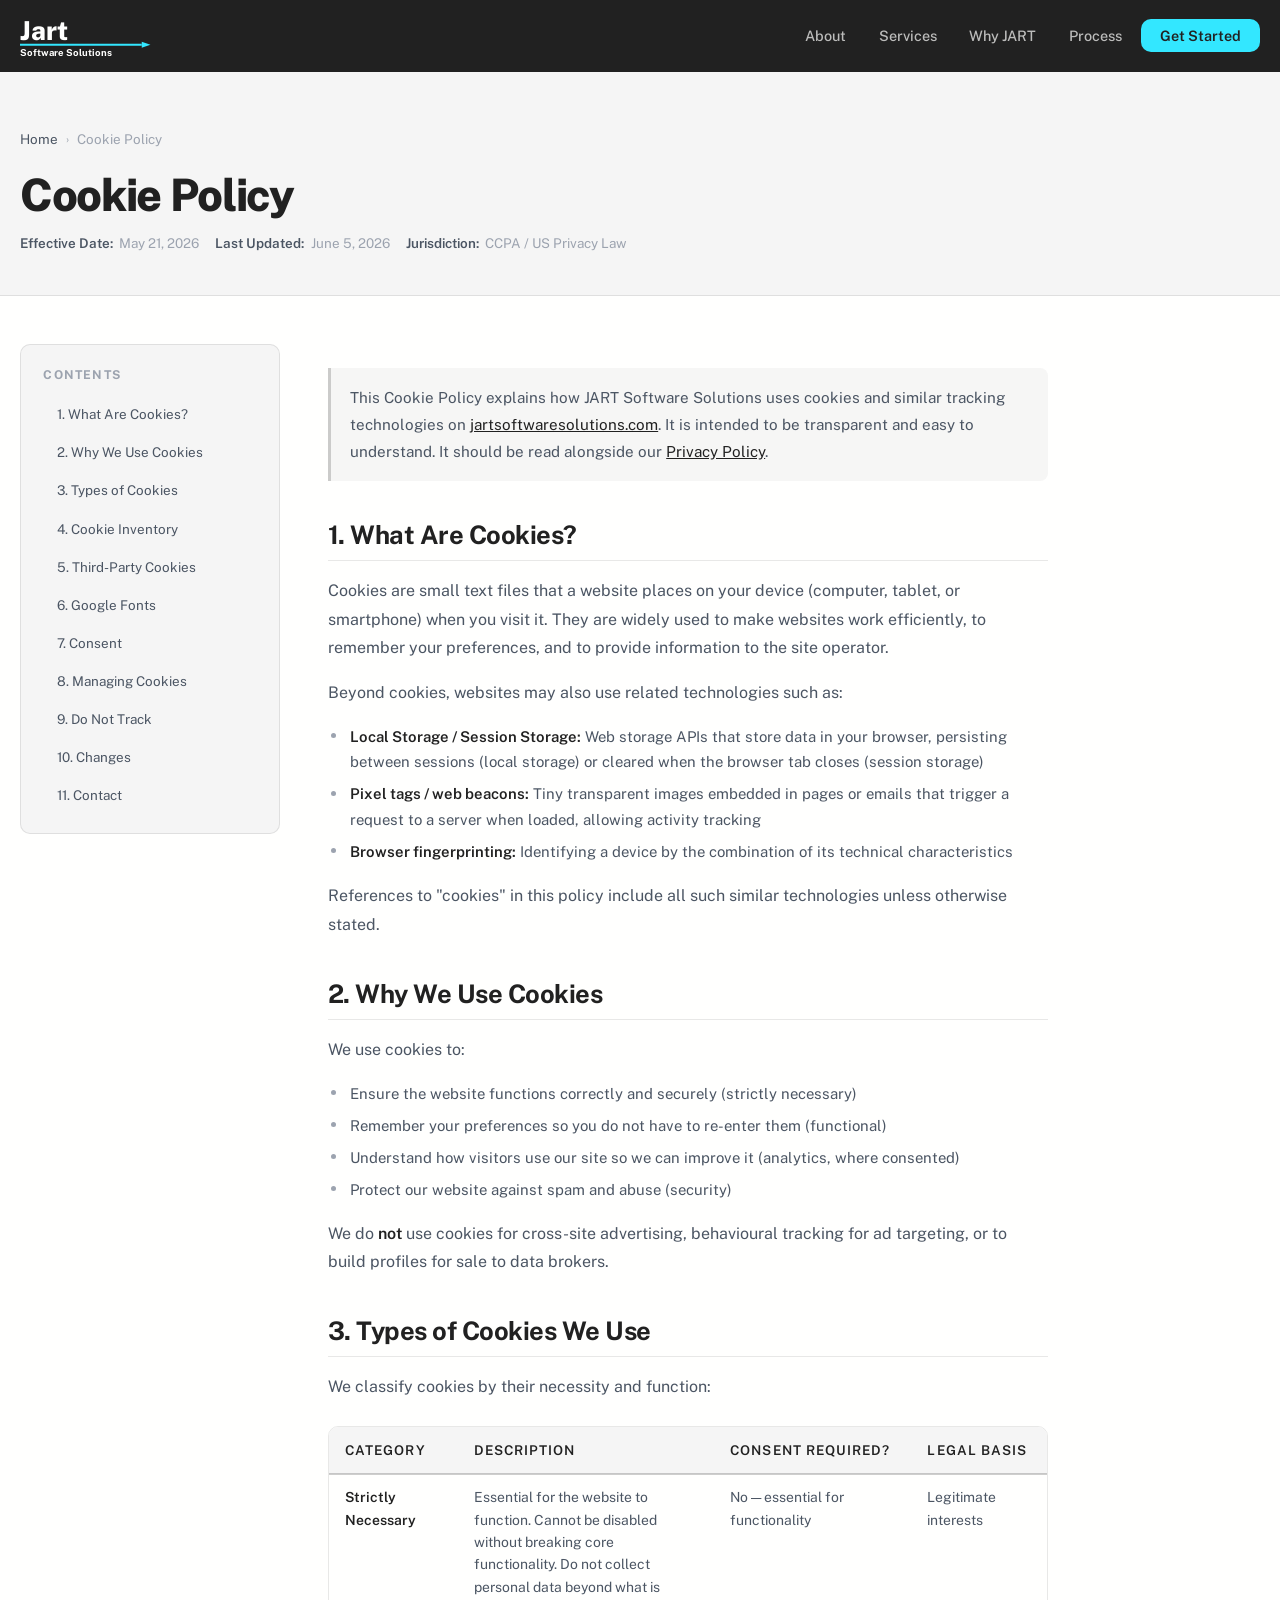
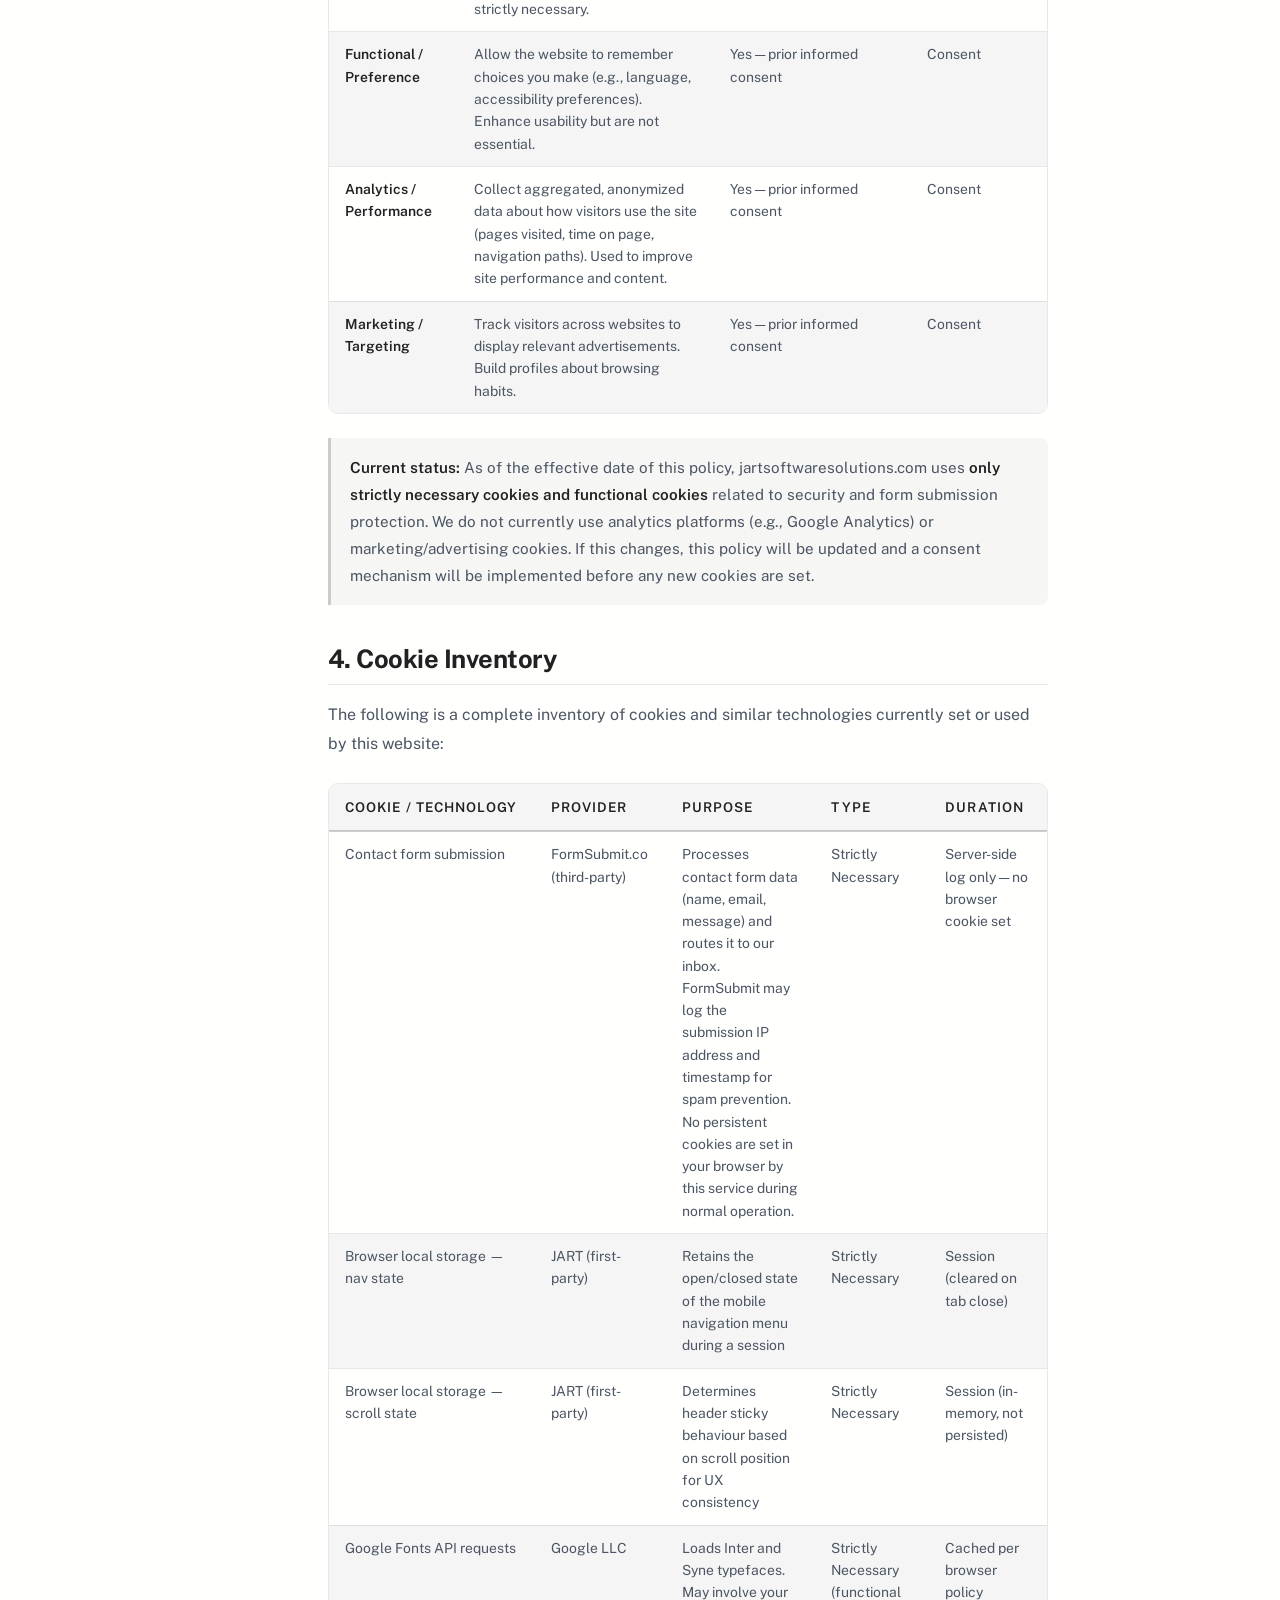
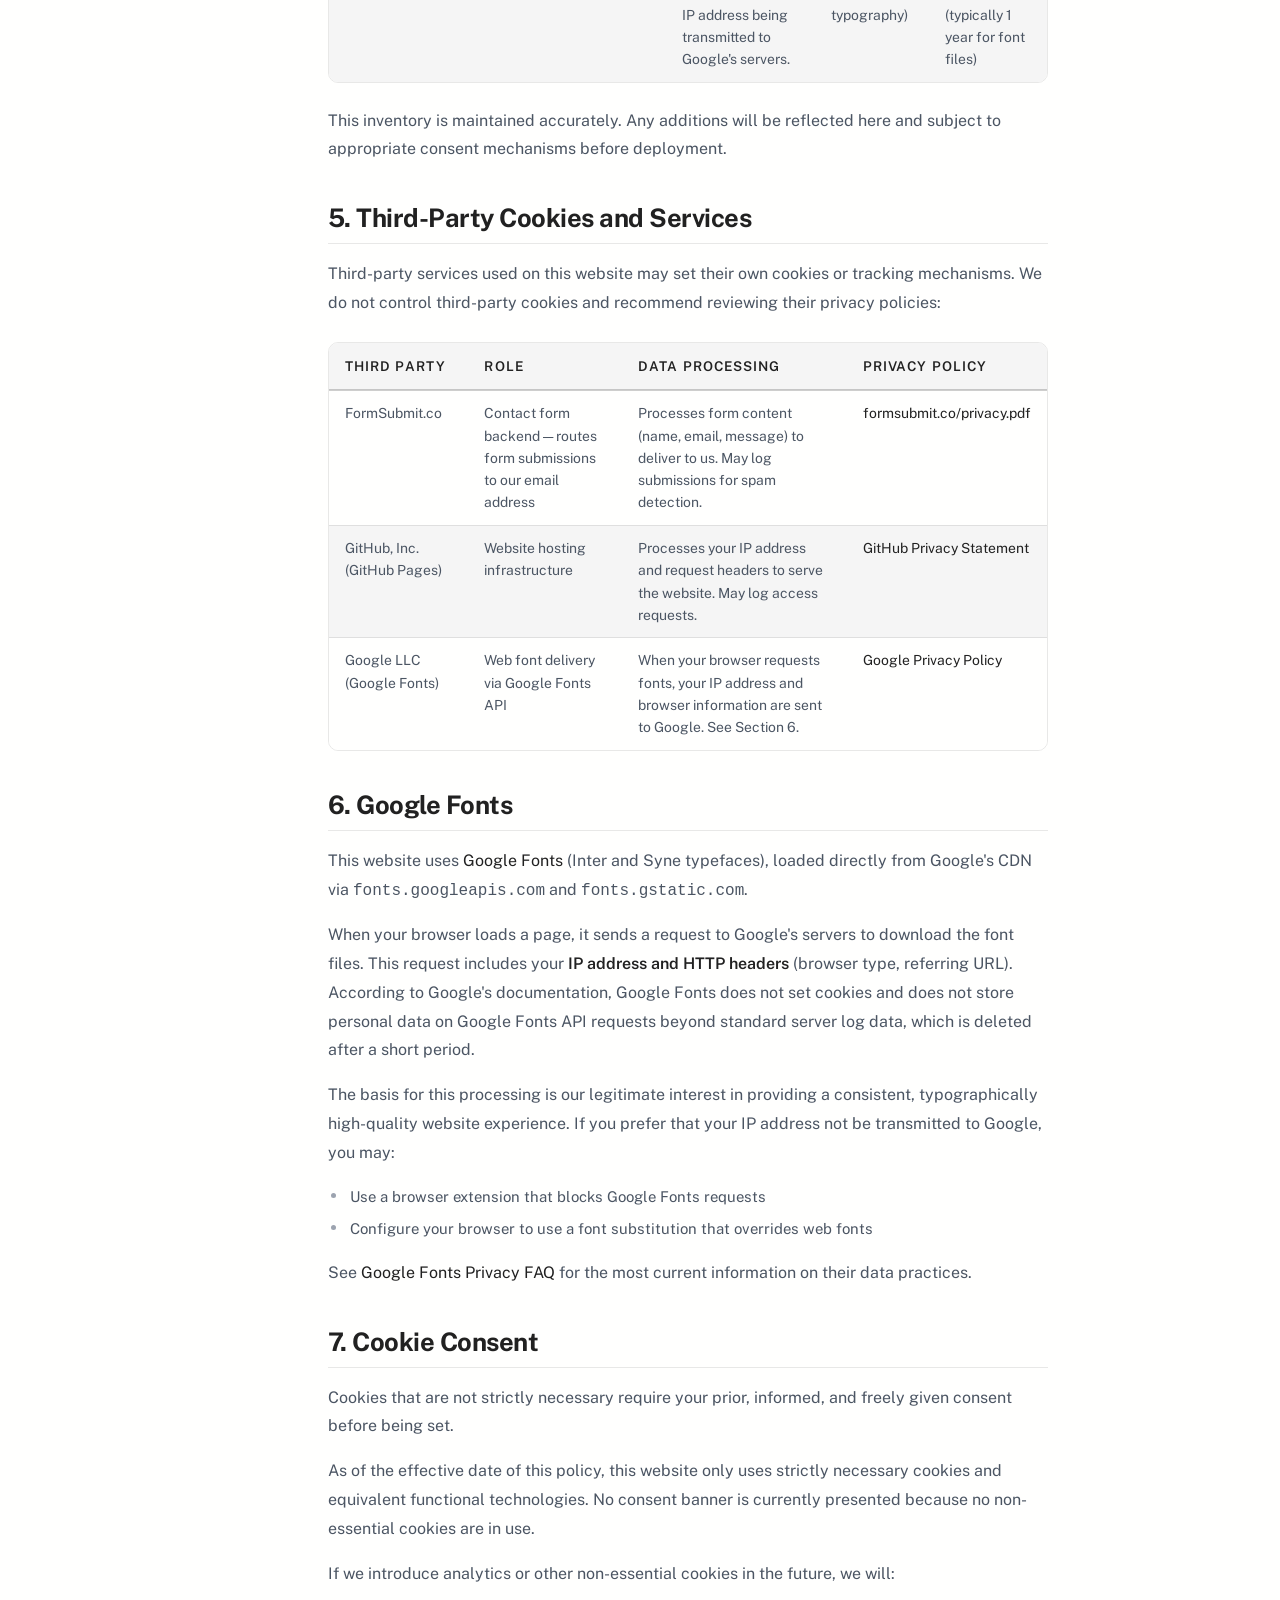
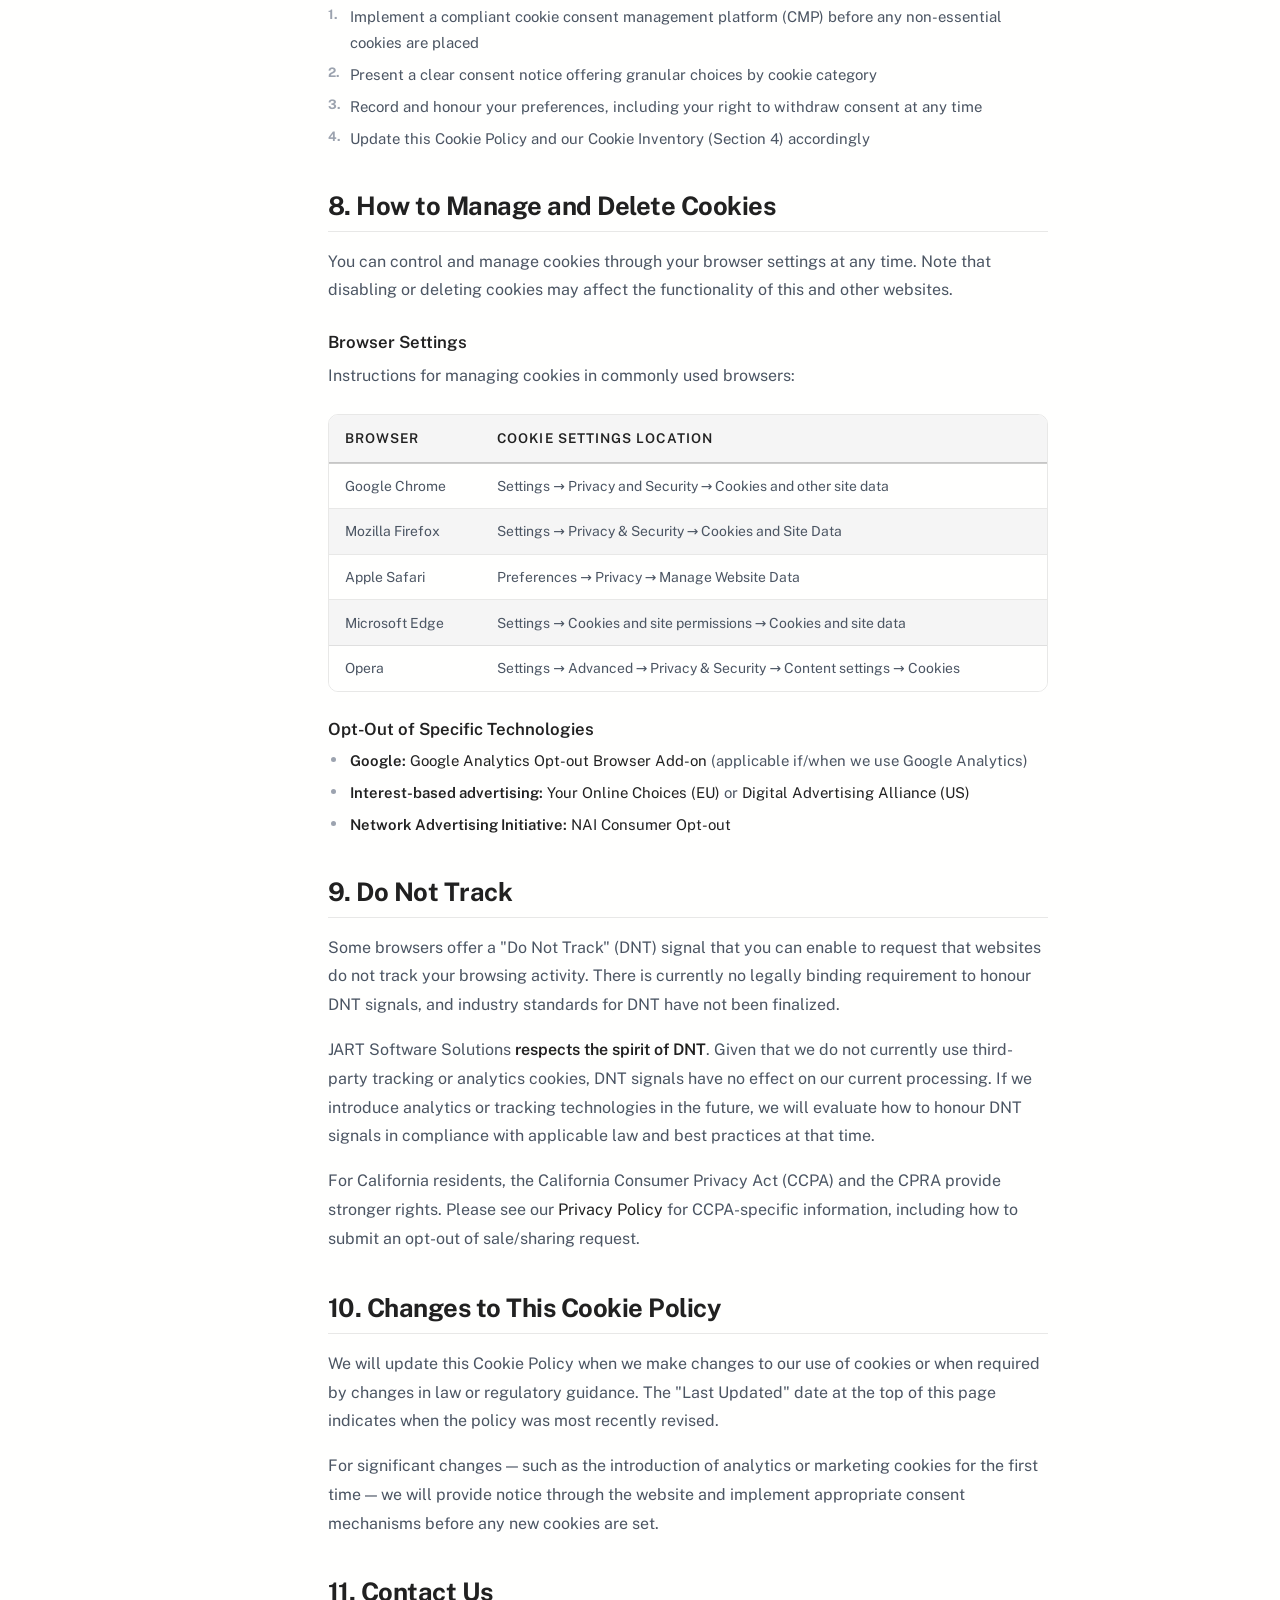
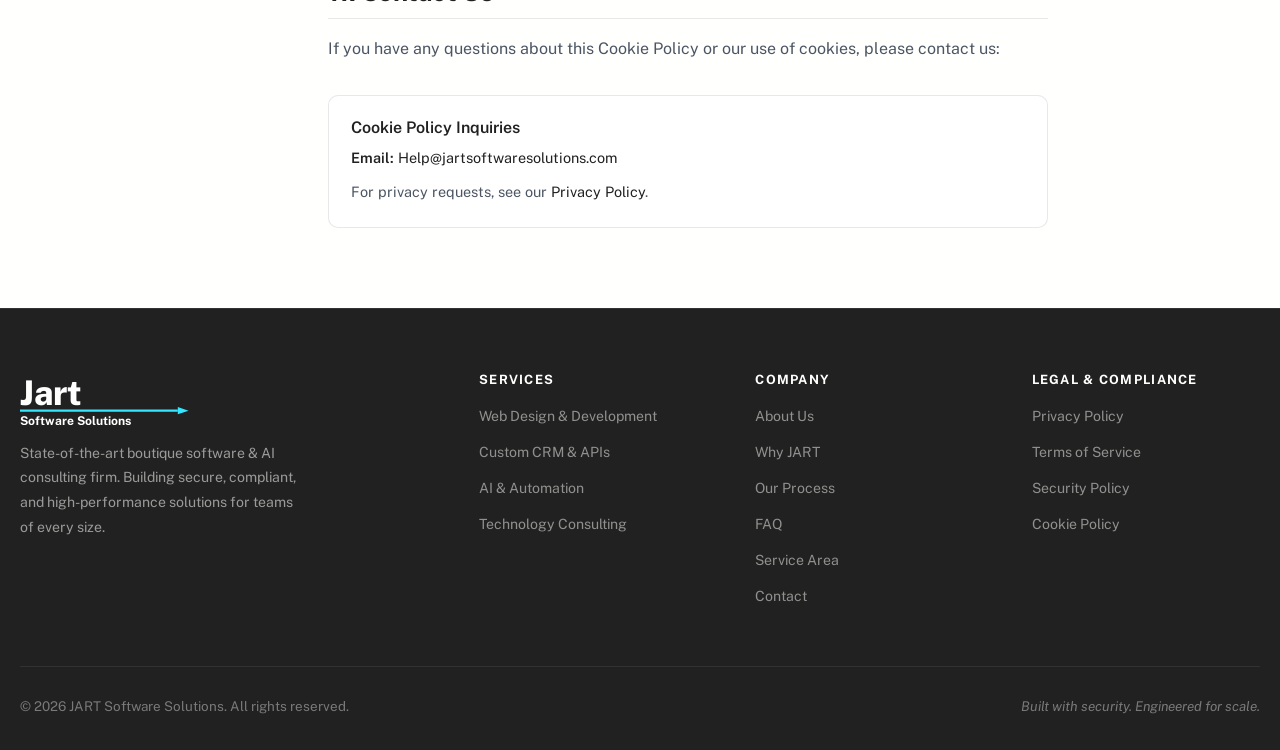
<file: cookie-policy.html>
<!DOCTYPE html>
<html lang="en">
<head>
  <meta charset="UTF-8" />
  <meta name="viewport" content="width=device-width, initial-scale=1.0" />
  <meta name="description" content="JART Software Solutions Cookie Policy — how we use cookies and similar tracking technologies, what types we use, and how you can manage your cookie preferences." />
  <meta name="robots" content="index, follow" />
  <link rel="canonical" href="https://jartsoftwaresolutions.com/cookie-policy.html" />
  <link rel="icon" href="favicon.svg" type="image/svg+xml" />
  <title>Cookie Policy | JART Software Solutions</title>
  <link rel="preconnect" href="https://fonts.googleapis.com" />
  <link rel="preconnect" href="https://fonts.gstatic.com" crossorigin />
  <link href="https://fonts.googleapis.com/css2?family=Public+Sans:wght@400;500;600;700;800&display=swap" rel="stylesheet" />
  <link rel="stylesheet" href="css/styles.css" />
</head>
<body>
  <a href="#main-content" class="skip-link">Skip to main content</a>

  <header class="header" id="header">
    <nav class="nav container" aria-label="Main navigation">
            <a href="index.html" class="nav__logo" aria-label="JART Software Solutions home">
        <svg class="nav__logo-svg" width="152" height="46" viewBox="0 0 152 46"
           fill="none" xmlns="http://www.w3.org/2000/svg" aria-hidden="true">
        <text x="0" y="28" font-size="30" font-family="'Public Sans',Arial,sans-serif"
              font-weight="800" fill="#FFFFFE">Jart</text>
        <!-- cyan arrow underline -->
        <line x1="0" y1="33" x2="140" y2="33" stroke="#33E7FF" stroke-width="2.2"/>
        <polygon points="140,29.5 150,33 140,36.5" fill="#33E7FF"/>
        <text x="0" y="46" font-size="11" font-family="'Public Sans',Arial,sans-serif"
              font-weight="700" fill="#FFFFFE">Software Solutions</text>
      </svg>
      </a>
      <ul class="nav__links" id="navLinks" role="list">
        <li><a href="index.html#about"    class="nav__link">About</a></li>
        <li><a href="index.html#services" class="nav__link">Services</a></li>
        <li><a href="index.html#why-us"   class="nav__link">Why JART</a></li>
        <li><a href="index.html#process"  class="nav__link">Process</a></li>
        <li><a href="index.html#contact"  class="nav__link nav__link--cta">Get Started</a></li>
      </ul>
      <button class="nav__toggle" id="navToggle" aria-label="Toggle navigation menu" aria-expanded="false" aria-controls="navLinks">
        <span class="nav__toggle-bar"></span>
        <span class="nav__toggle-bar"></span>
        <span class="nav__toggle-bar"></span>
      </button>
    </nav>
  </header>

  <main id="main-content">
    <section class="legal-hero">
      <div class="container">
        <nav class="legal-breadcrumb" aria-label="Breadcrumb">
          <a href="index.html">Home</a>
          <span class="legal-breadcrumb__sep" aria-hidden="true">›</span>
          <span aria-current="page">Cookie Policy</span>
        </nav>
        <h1 class="legal-hero__title">Cookie Policy</h1>
        <div class="legal-hero__meta">
          <span><strong>Effective Date:</strong> May 21, 2026</span>
          <span><strong>Last Updated:</strong> June 5, 2026</span>
          <span><strong>Jurisdiction:</strong> CCPA / US Privacy Law</span>
        </div>
      </div>
    </section>

    <div class="legal-body">
      <div class="container">
        <div class="legal-layout">

          <aside class="legal-toc" aria-label="Table of contents">
            <p class="legal-toc__title" aria-hidden="true">Contents</p>
            <button class="legal-toc__toggle" aria-expanded="false" aria-controls="tocList">
              <span>Contents</span>
              <svg class="legal-toc__toggle-icon" width="16" height="16" viewBox="0 0 24 24" fill="none" stroke="currentColor" stroke-width="2" aria-hidden="true"><polyline points="6 9 12 15 18 9"/></svg>
            </button>
            <ul class="legal-toc__list" id="tocList" role="list">
              <li><a href="#what-are-cookies"   class="legal-toc__link">1. What Are Cookies?</a></li>
              <li><a href="#why-we-use"         class="legal-toc__link">2. Why We Use Cookies</a></li>
              <li><a href="#types"              class="legal-toc__link">3. Types of Cookies</a></li>
              <li><a href="#cookie-inventory"   class="legal-toc__link">4. Cookie Inventory</a></li>
              <li><a href="#third-party"        class="legal-toc__link">5. Third-Party Cookies</a></li>
              <li><a href="#google-fonts"       class="legal-toc__link">6. Google Fonts</a></li>
              <li><a href="#consent"            class="legal-toc__link">7. Consent</a></li>
              <li><a href="#manage-cookies"     class="legal-toc__link">8. Managing Cookies</a></li>
              <li><a href="#do-not-track"       class="legal-toc__link">9. Do Not Track</a></li>
              <li><a href="#cookie-changes"     class="legal-toc__link">10. Changes</a></li>
              <li><a href="#contact-cookies"    class="legal-toc__link">11. Contact</a></li>
            </ul>
          </aside>

          <div class="legal-content">

            <div class="legal-note">
              <p>This Cookie Policy explains how JART Software Solutions uses cookies and similar tracking technologies on <a href="https://jartsoftwaresolutions.com">jartsoftwaresolutions.com</a>. It is intended to be transparent and easy to understand. It should be read alongside our <a href="privacy-policy.html">Privacy Policy</a>.</p>
            </div>

            <h2 id="what-are-cookies">1. What Are Cookies?</h2>
            <p>Cookies are small text files that a website places on your device (computer, tablet, or smartphone) when you visit it. They are widely used to make websites work efficiently, to remember your preferences, and to provide information to the site operator.</p>
            <p>Beyond cookies, websites may also use related technologies such as:</p>
            <ul>
              <li><strong>Local Storage / Session Storage:</strong> Web storage APIs that store data in your browser, persisting between sessions (local storage) or cleared when the browser tab closes (session storage)</li>
              <li><strong>Pixel tags / web beacons:</strong> Tiny transparent images embedded in pages or emails that trigger a request to a server when loaded, allowing activity tracking</li>
              <li><strong>Browser fingerprinting:</strong> Identifying a device by the combination of its technical characteristics</li>
            </ul>
            <p>References to "cookies" in this policy include all such similar technologies unless otherwise stated.</p>

            <h2 id="why-we-use">2. Why We Use Cookies</h2>
            <p>We use cookies to:</p>
            <ul>
              <li>Ensure the website functions correctly and securely (strictly necessary)</li>
              <li>Remember your preferences so you do not have to re-enter them (functional)</li>
              <li>Understand how visitors use our site so we can improve it (analytics, where consented)</li>
              <li>Protect our website against spam and abuse (security)</li>
            </ul>
            <p>We do <strong>not</strong> use cookies for cross-site advertising, behavioural tracking for ad targeting, or to build profiles for sale to data brokers.</p>

            <h2 id="types">3. Types of Cookies We Use</h2>
            <p>We classify cookies by their necessity and function:</p>
            <div class="legal-table-wrap">
              <table class="legal-table">
                <caption class="sr-only">Cookie types by category, description, consent requirement, and legal basis</caption>
                <thead>
                  <tr>
                    <th scope="col">Category</th>
                    <th scope="col">Description</th>
                    <th scope="col">Consent Required?</th>
                    <th scope="col">Legal Basis</th>
                  </tr>
                </thead>
                <tbody>
                  <tr>
                    <td><strong>Strictly Necessary</strong></td>
                    <td>Essential for the website to function. Cannot be disabled without breaking core functionality. Do not collect personal data beyond what is strictly necessary.</td>
                    <td>No — essential for functionality</td>
                    <td>Legitimate interests</td>
                  </tr>
                  <tr>
                    <td><strong>Functional / Preference</strong></td>
                    <td>Allow the website to remember choices you make (e.g., language, accessibility preferences). Enhance usability but are not essential.</td>
                    <td>Yes — prior informed consent</td>
                    <td>Consent</td>
                  </tr>
                  <tr>
                    <td><strong>Analytics / Performance</strong></td>
                    <td>Collect aggregated, anonymized data about how visitors use the site (pages visited, time on page, navigation paths). Used to improve site performance and content.</td>
                    <td>Yes — prior informed consent</td>
                    <td>Consent</td>
                  </tr>
                  <tr>
                    <td><strong>Marketing / Targeting</strong></td>
                    <td>Track visitors across websites to display relevant advertisements. Build profiles about browsing habits.</td>
                    <td>Yes — prior informed consent</td>
                    <td>Consent</td>
                  </tr>
                </tbody>
              </table>
            </div>

            <div class="legal-note">
              <p><strong>Current status:</strong> As of the effective date of this policy, jartsoftwaresolutions.com uses <strong>only strictly necessary cookies and functional cookies</strong> related to security and form submission protection. We do not currently use analytics platforms (e.g., Google Analytics) or marketing/advertising cookies. If this changes, this policy will be updated and a consent mechanism will be implemented before any new cookies are set.</p>
            </div>

            <h2 id="cookie-inventory">4. Cookie Inventory</h2>
            <p>The following is a complete inventory of cookies and similar technologies currently set or used by this website:</p>
            <div class="legal-table-wrap">
              <table class="legal-table">
                <caption class="sr-only">Complete inventory of cookies and tracking technologies used on this website</caption>
                <thead>
                  <tr>
                    <th scope="col">Cookie / Technology</th>
                    <th scope="col">Provider</th>
                    <th scope="col">Purpose</th>
                    <th scope="col">Type</th>
                    <th scope="col">Duration</th>
                  </tr>
                </thead>
                <tbody>
                  <tr>
                    <td>Contact form submission</td>
                    <td>FormSubmit.co (third-party)</td>
                    <td>Processes contact form data (name, email, message) and routes it to our inbox. FormSubmit may log the submission IP address and timestamp for spam prevention. No persistent cookies are set in your browser by this service during normal operation.</td>
                    <td>Strictly Necessary</td>
                    <td>Server-side log only — no browser cookie set</td>
                  </tr>
                  <tr>
                    <td>Browser local storage — nav state</td>
                    <td>JART (first-party)</td>
                    <td>Retains the open/closed state of the mobile navigation menu during a session</td>
                    <td>Strictly Necessary</td>
                    <td>Session (cleared on tab close)</td>
                  </tr>
                  <tr>
                    <td>Browser local storage — scroll state</td>
                    <td>JART (first-party)</td>
                    <td>Determines header sticky behaviour based on scroll position for UX consistency</td>
                    <td>Strictly Necessary</td>
                    <td>Session (in-memory, not persisted)</td>
                  </tr>
                  <tr>
                    <td>Google Fonts API requests</td>
                    <td>Google LLC</td>
                    <td>Loads Inter and Syne typefaces. May involve your IP address being transmitted to Google's servers.</td>
                    <td>Strictly Necessary (functional typography)</td>
                    <td>Cached per browser policy (typically 1 year for font files)</td>
                  </tr>
                </tbody>
              </table>
            </div>
            <p>This inventory is maintained accurately. Any additions will be reflected here and subject to appropriate consent mechanisms before deployment.</p>

            <h2 id="third-party">5. Third-Party Cookies and Services</h2>
            <p>Third-party services used on this website may set their own cookies or tracking mechanisms. We do not control third-party cookies and recommend reviewing their privacy policies:</p>
            <div class="legal-table-wrap">
              <table class="legal-table">
                <caption class="sr-only">Third-party services, their roles, data processing, and privacy policies</caption>
                <thead>
                  <tr>
                    <th scope="col">Third Party</th>
                    <th scope="col">Role</th>
                    <th scope="col">Data Processing</th>
                    <th scope="col">Privacy Policy</th>
                  </tr>
                </thead>
                <tbody>
                  <tr>
                    <td>FormSubmit.co</td>
                    <td>Contact form backend — routes form submissions to our email address</td>
                    <td>Processes form content (name, email, message) to deliver to us. May log submissions for spam detection.</td>
                    <td><a href="https://formsubmit.co/privacy.pdf" target="_blank" rel="noopener noreferrer">formsubmit.co/privacy.pdf</a></td>
                  </tr>
                  <tr>
                    <td>GitHub, Inc. (GitHub Pages)</td>
                    <td>Website hosting infrastructure</td>
                    <td>Processes your IP address and request headers to serve the website. May log access requests.</td>
                    <td><a href="https://docs.github.com/en/site-policy/privacy-policies/github-general-privacy-statement" target="_blank" rel="noopener noreferrer">GitHub Privacy Statement</a></td>
                  </tr>
                  <tr>
                    <td>Google LLC (Google Fonts)</td>
                    <td>Web font delivery via Google Fonts API</td>
                    <td>When your browser requests fonts, your IP address and browser information are sent to Google. See Section 6.</td>
                    <td><a href="https://policies.google.com/privacy" target="_blank" rel="noopener noreferrer">Google Privacy Policy</a></td>
                  </tr>
                </tbody>
              </table>
            </div>

            <h2 id="google-fonts">6. Google Fonts</h2>
            <p>This website uses <a href="https://fonts.google.com" target="_blank" rel="noopener noreferrer">Google Fonts</a> (Inter and Syne typefaces), loaded directly from Google's CDN via <code>fonts.googleapis.com</code> and <code>fonts.gstatic.com</code>.</p>
            <p>When your browser loads a page, it sends a request to Google's servers to download the font files. This request includes your <strong>IP address and HTTP headers</strong> (browser type, referring URL). According to Google's documentation, Google Fonts does not set cookies and does not store personal data on Google Fonts API requests beyond standard server log data, which is deleted after a short period.</p>
            <p>The basis for this processing is our legitimate interest in providing a consistent, typographically high-quality website experience. If you prefer that your IP address not be transmitted to Google, you may:</p>
            <ul>
              <li>Use a browser extension that blocks Google Fonts requests</li>
              <li>Configure your browser to use a font substitution that overrides web fonts</li>
            </ul>
            <p>See <a href="https://developers.google.com/fonts/faq/privacy" target="_blank" rel="noopener noreferrer">Google Fonts Privacy FAQ</a> for the most current information on their data practices.</p>

            <h2 id="consent">7. Cookie Consent</h2>
            <p>Cookies that are not strictly necessary require your prior, informed, and freely given consent before being set.</p>
            <p>As of the effective date of this policy, this website only uses strictly necessary cookies and equivalent functional technologies. No consent banner is currently presented because no non-essential cookies are in use.</p>
            <p>If we introduce analytics or other non-essential cookies in the future, we will:</p>
            <ol>
              <li>Implement a compliant cookie consent management platform (CMP) before any non-essential cookies are placed</li>
              <li>Present a clear consent notice offering granular choices by cookie category</li>
              <li>Record and honour your preferences, including your right to withdraw consent at any time</li>
              <li>Update this Cookie Policy and our Cookie Inventory (Section 4) accordingly</li>
            </ol>

            <h2 id="manage-cookies">8. How to Manage and Delete Cookies</h2>
            <p>You can control and manage cookies through your browser settings at any time. Note that disabling or deleting cookies may affect the functionality of this and other websites.</p>
            <h3>Browser Settings</h3>
            <p>Instructions for managing cookies in commonly used browsers:</p>
            <div class="legal-table-wrap">
              <table class="legal-table">
                <caption class="sr-only">Browser cookie settings location by browser name</caption>
                <thead>
                  <tr><th scope="col">Browser</th><th scope="col">Cookie Settings Location</th></tr>
                </thead>
                <tbody>
                  <tr>
                    <td>Google Chrome</td>
                    <td>Settings → Privacy and Security → Cookies and other site data</td>
                  </tr>
                  <tr>
                    <td>Mozilla Firefox</td>
                    <td>Settings → Privacy &amp; Security → Cookies and Site Data</td>
                  </tr>
                  <tr>
                    <td>Apple Safari</td>
                    <td>Preferences → Privacy → Manage Website Data</td>
                  </tr>
                  <tr>
                    <td>Microsoft Edge</td>
                    <td>Settings → Cookies and site permissions → Cookies and site data</td>
                  </tr>
                  <tr>
                    <td>Opera</td>
                    <td>Settings → Advanced → Privacy &amp; Security → Content settings → Cookies</td>
                  </tr>
                </tbody>
              </table>
            </div>
            <h3>Opt-Out of Specific Technologies</h3>
            <ul>
              <li><strong>Google:</strong> <a href="https://tools.google.com/dlpage/gaoptout" target="_blank" rel="noopener noreferrer">Google Analytics Opt-out Browser Add-on</a> (applicable if/when we use Google Analytics)</li>
              <li><strong>Interest-based advertising:</strong> <a href="https://www.youronlinechoices.eu" target="_blank" rel="noopener noreferrer">Your Online Choices (EU)</a> or <a href="https://optout.aboutads.info" target="_blank" rel="noopener noreferrer">Digital Advertising Alliance (US)</a></li>
              <li><strong>Network Advertising Initiative:</strong> <a href="https://optout.networkadvertising.org" target="_blank" rel="noopener noreferrer">NAI Consumer Opt-out</a></li>
            </ul>

            <h2 id="do-not-track">9. Do Not Track</h2>
            <p>Some browsers offer a "Do Not Track" (DNT) signal that you can enable to request that websites do not track your browsing activity. There is currently no legally binding requirement to honour DNT signals, and industry standards for DNT have not been finalized.</p>
            <p>JART Software Solutions <strong>respects the spirit of DNT</strong>. Given that we do not currently use third-party tracking or analytics cookies, DNT signals have no effect on our current processing. If we introduce analytics or tracking technologies in the future, we will evaluate how to honour DNT signals in compliance with applicable law and best practices at that time.</p>
            <p>For California residents, the California Consumer Privacy Act (CCPA) and the CPRA provide stronger rights. Please see our <a href="privacy-policy.html">Privacy Policy</a> for CCPA-specific information, including how to submit an opt-out of sale/sharing request.</p>

            <h2 id="cookie-changes">10. Changes to This Cookie Policy</h2>
            <p>We will update this Cookie Policy when we make changes to our use of cookies or when required by changes in law or regulatory guidance. The "Last Updated" date at the top of this page indicates when the policy was most recently revised.</p>
            <p>For significant changes — such as the introduction of analytics or marketing cookies for the first time — we will provide notice through the website and implement appropriate consent mechanisms before any new cookies are set.</p>

            <h2 id="contact-cookies">11. Contact Us</h2>
            <p>If you have any questions about this Cookie Policy or our use of cookies, please contact us:</p>
            <div class="legal-contact-box">
              <h3>Cookie Policy Inquiries</h3>
              <p><strong>Email:</strong> <a href="mailto:Help@jartsoftwaresolutions.com">Help@jartsoftwaresolutions.com</a></p>
              <p>For privacy requests, see our <a href="privacy-policy.html">Privacy Policy</a>.</p>
            </div>

          </div>
        </div>
      </div>
    </div>
  </main>

  <footer class="footer" aria-label="Site footer">
    <div class="container">
      <div class="footer__grid">
        <div class="footer__brand">
          <a href="index.html" class="nav__logo footer__logo" aria-label="JART Software Solutions home">
            <svg class="footer__logo-svg" width="190" height="58" viewBox="0 0 190 58"
              fill="none" xmlns="http://www.w3.org/2000/svg" aria-hidden="true">
            <text x="0" y="36" font-size="38" font-family="'Public Sans',Arial,sans-serif"
                  font-weight="800" fill="#FFFFFE">Jart</text>
            <!-- cyan arrow underline -->
            <line x1="0" y1="42" x2="176" y2="42" stroke="#33E7FF" stroke-width="2.5"/>
            <polygon points="176,38 188,42 176,46" fill="#33E7FF"/>
            <text x="0" y="58" font-size="13.5" font-family="'Public Sans',Arial,sans-serif"
                  font-weight="700" fill="#FFFFFE">Software Solutions</text>
          </svg>
          </a>
          <p class="footer__tagline-text">State-of-the-art boutique software &amp; AI consulting firm. Building secure, compliant, and high-performance solutions for teams of every size.</p>
        </div>
        <div class="footer__col">
          <h4 class="footer__col-title">Services</h4>
          <ul class="footer__links" role="list">
            <li><a href="index.html#services" class="footer__link">Web Design &amp; Development</a></li>
            <li><a href="index.html#services" class="footer__link">Custom CRM &amp; APIs</a></li>
            <li><a href="index.html#services" class="footer__link">AI &amp; Automation</a></li>
            <li><a href="index.html#services" class="footer__link">Technology Consulting</a></li>
          </ul>
        </div>
        <div class="footer__col">
          <h4 class="footer__col-title">Company</h4>
          <ul class="footer__links" role="list">
            <li><a href="index.html#about"   class="footer__link">About Us</a></li>
            <li><a href="index.html#why-us"  class="footer__link">Why JART</a></li>
            <li><a href="index.html#process" class="footer__link">Our Process</a></li>
            <li><a href="index.html#faq"     class="footer__link">FAQ</a></li>
            <li><a href="index.html#service-area" class="footer__link">Service Area</a></li>
            <li><a href="index.html#contact" class="footer__link">Contact</a></li>
          </ul>
        </div>
        <div class="footer__col">
          <h4 class="footer__col-title">Legal &amp; Compliance</h4>
          <ul class="footer__links" role="list">
            <li><a href="privacy-policy.html"   class="footer__link">Privacy Policy</a></li>
            <li><a href="terms-of-service.html" class="footer__link">Terms of Service</a></li>
            <li><a href="security-policy.html"  class="footer__link">Security Policy</a></li>
            <li><a href="cookie-policy.html"    class="footer__link">Cookie Policy</a></li>
          </ul>
        </div>
      </div>
      <div class="footer__bottom">
        <p>&copy; <span id="copyrightYear"></span> JART Software Solutions. All rights reserved.</p>
        <p class="footer__bottom-tagline">Built with security. Engineered for scale.</p>
      </div>
    </div>
  </footer>

  <button class="back-to-top" aria-label="Back to top" aria-hidden="true">
    <svg width="20" height="20" viewBox="0 0 24 24" fill="none" stroke="currentColor" stroke-width="2.5" aria-hidden="true"><polyline points="18 15 12 9 6 15"/></svg>
  </button>

  <script src="js/main.js" defer></script>
</body>
</html>
</file>
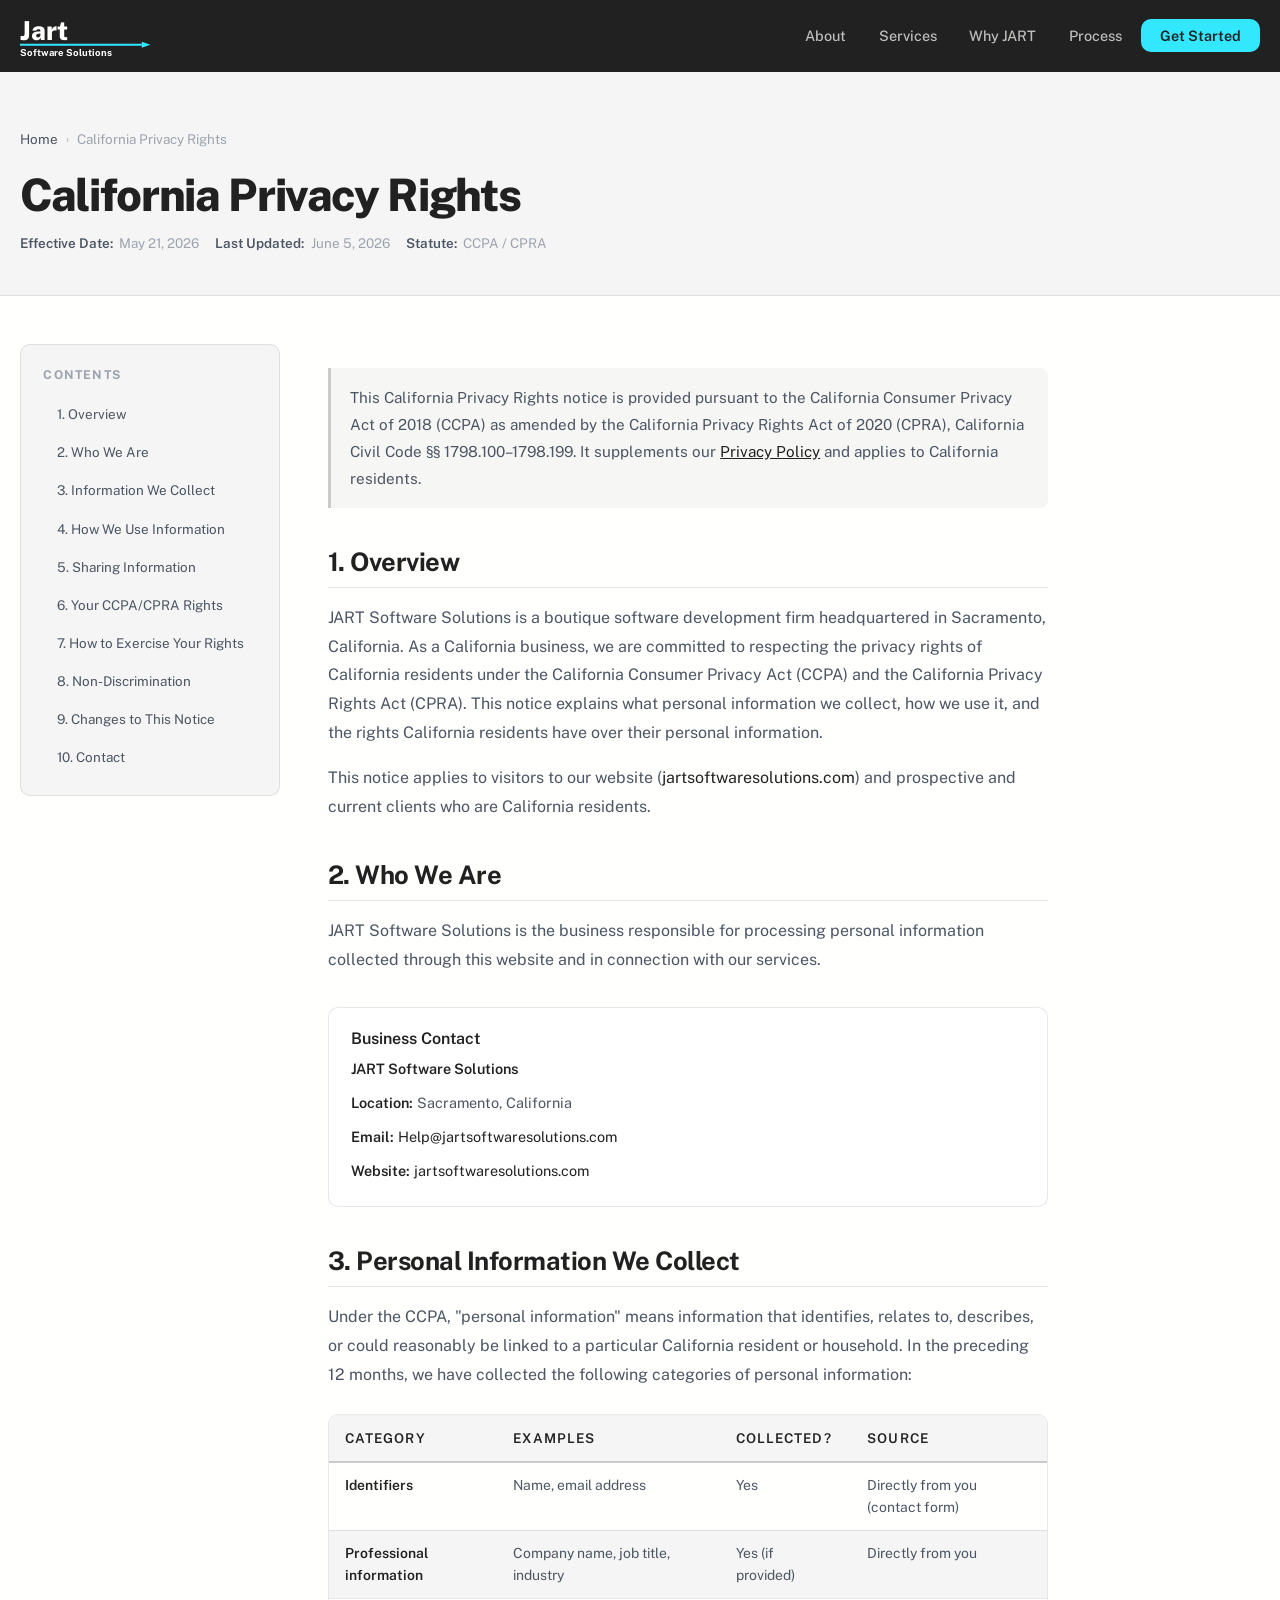
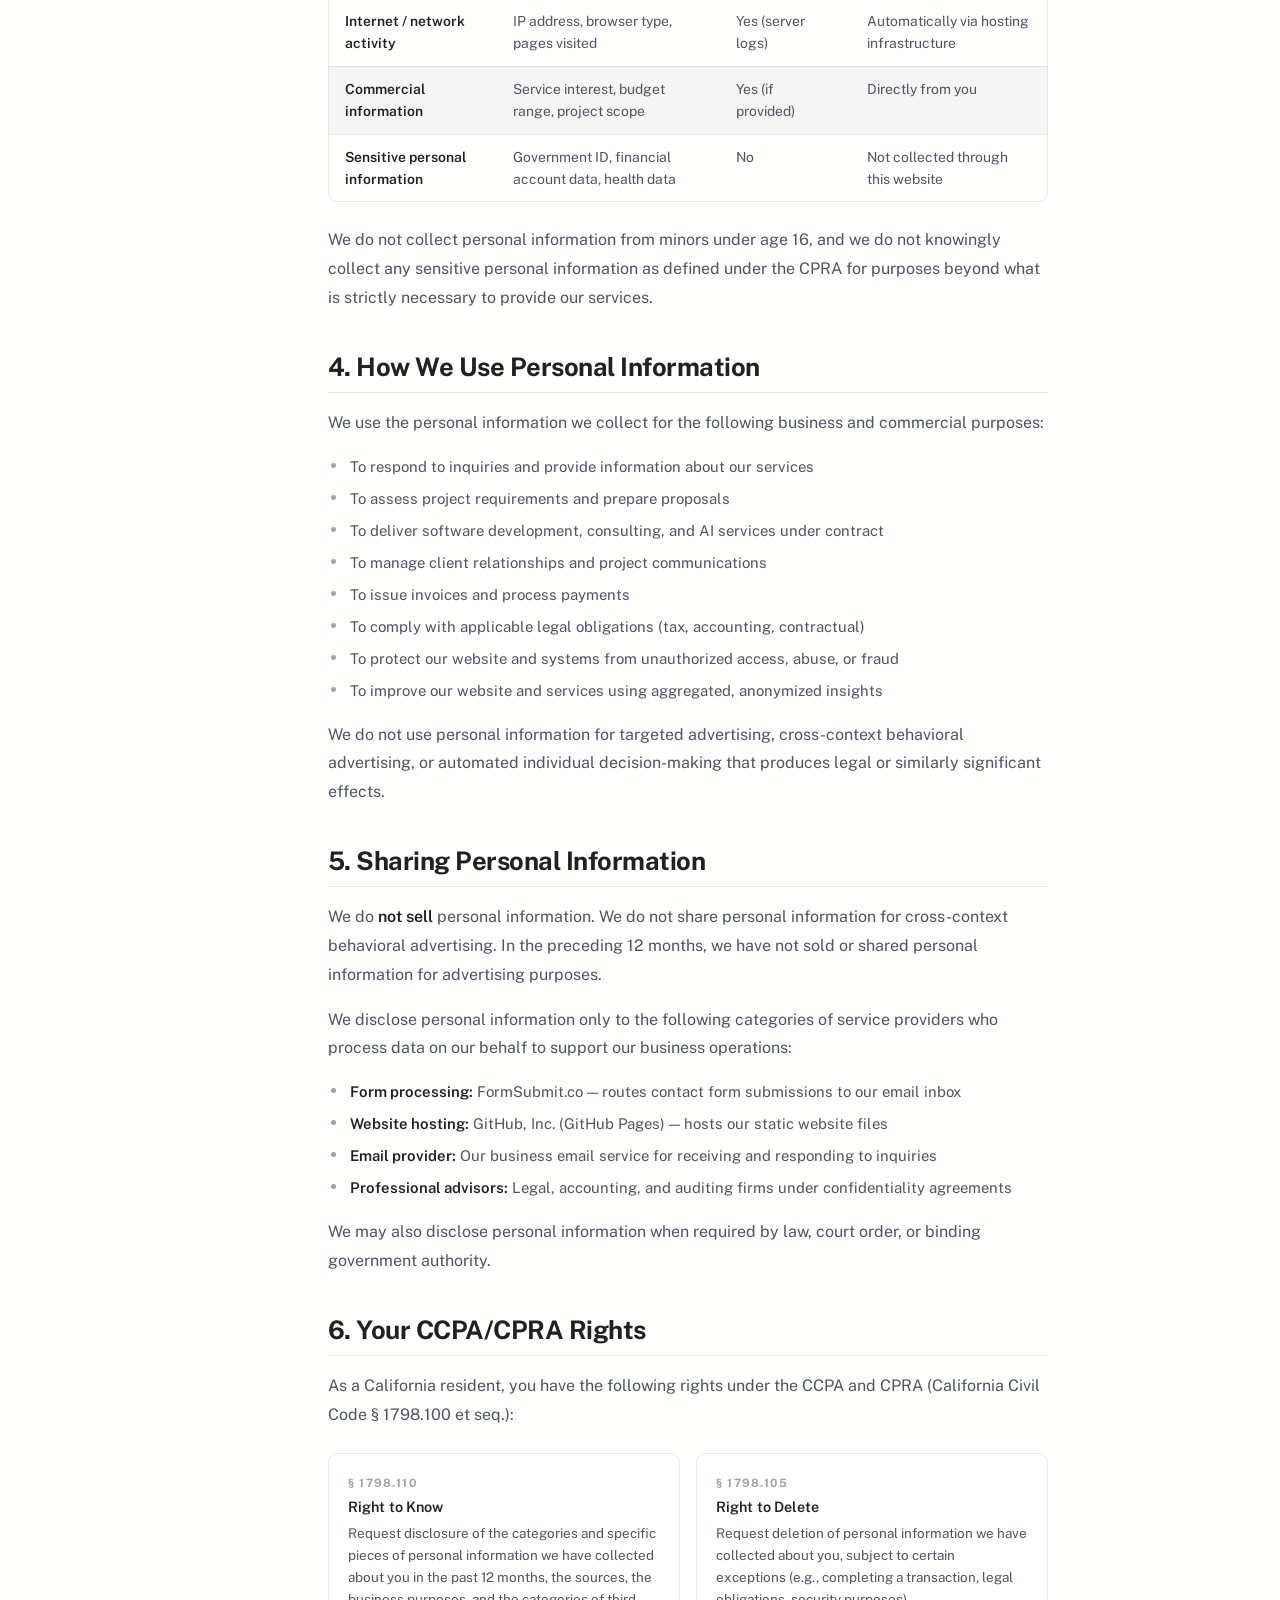
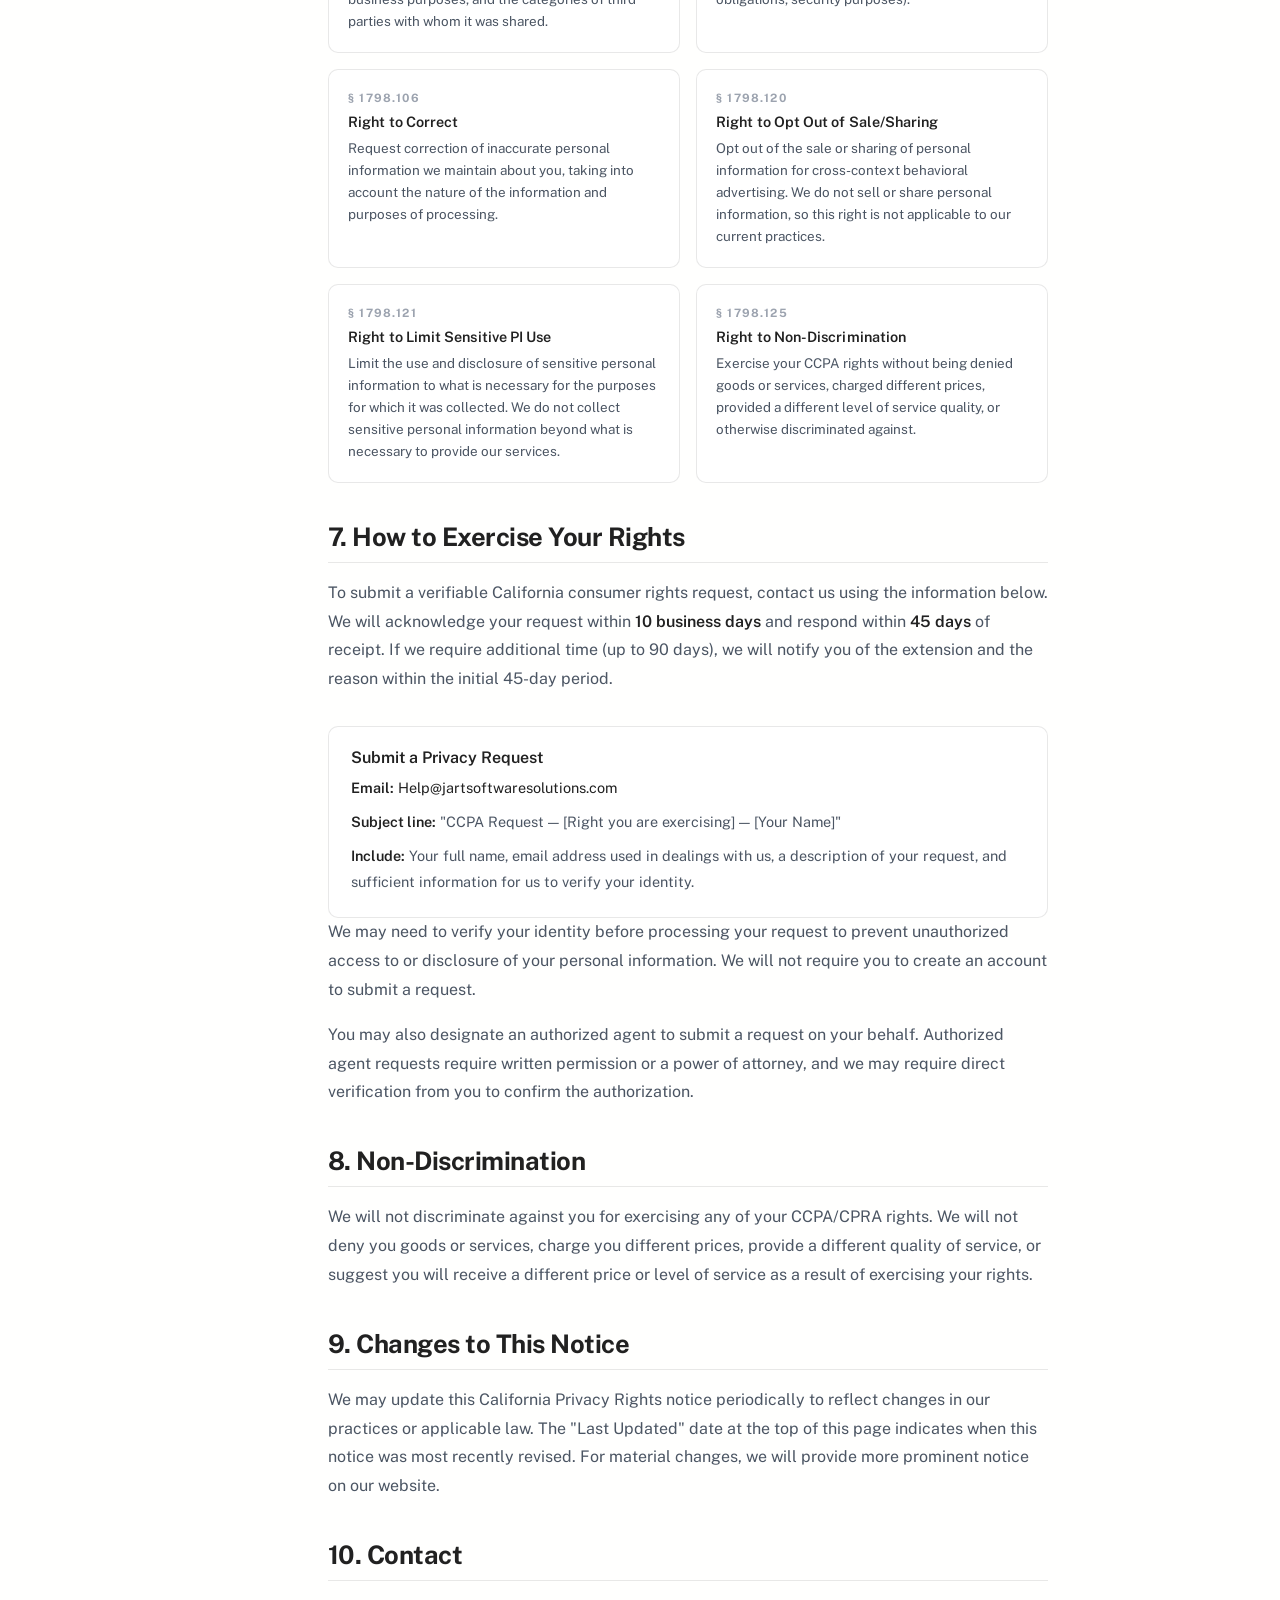
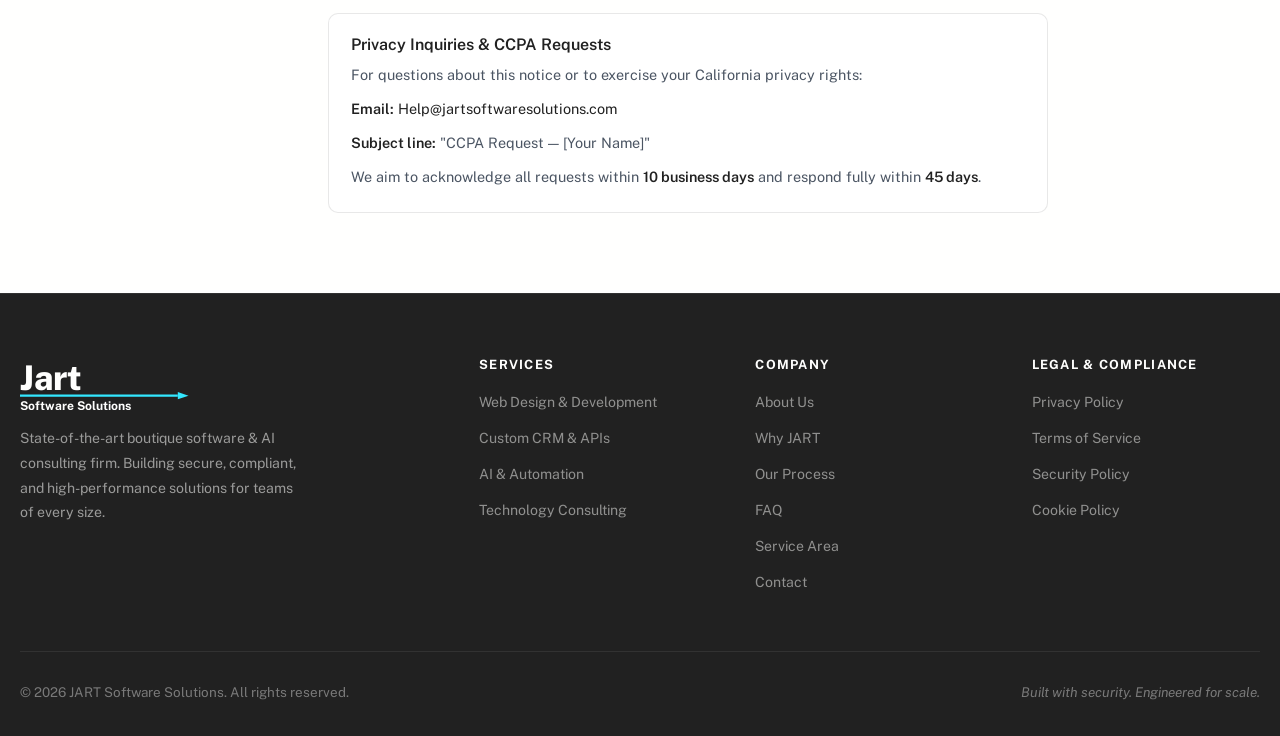
<file: gdpr-statement.html>
<!DOCTYPE html>
<html lang="en">
<head>
  <meta charset="UTF-8" />
  <meta name="viewport" content="width=device-width, initial-scale=1.0" />
  <meta name="description" content="JART Software Solutions California Privacy Rights — your rights under the California Consumer Privacy Act (CCPA/CPRA) and how to submit a request." />
  <meta name="robots" content="index, follow" />
  <link rel="canonical" href="https://jartsoftwaresolutions.com/gdpr-statement.html" />
  <link rel="icon" href="favicon.svg" type="image/svg+xml" />
  <title>California Privacy Rights | JART Software Solutions</title>
  <link rel="preconnect" href="https://fonts.googleapis.com" />
  <link rel="preconnect" href="https://fonts.gstatic.com" crossorigin />
  <link href="https://fonts.googleapis.com/css2?family=Public+Sans:wght@400;500;600;700;800&display=swap" rel="stylesheet" />
  <link rel="stylesheet" href="css/styles.css" />
</head>
<body>
  <a href="#main-content" class="skip-link">Skip to main content</a>

  <header class="header" id="header">
    <nav class="nav container" aria-label="Main navigation">
            <a href="index.html" class="nav__logo" aria-label="JART Software Solutions home">
        <svg class="nav__logo-svg" width="152" height="46" viewBox="0 0 152 46"
           fill="none" xmlns="http://www.w3.org/2000/svg" aria-hidden="true">
        <text x="0" y="28" font-size="30" font-family="'Public Sans',Arial,sans-serif"
              font-weight="800" fill="#FFFFFE">Jart</text>
        <!-- cyan arrow underline -->
        <line x1="0" y1="33" x2="140" y2="33" stroke="#33E7FF" stroke-width="2.2"/>
        <polygon points="140,29.5 150,33 140,36.5" fill="#33E7FF"/>
        <text x="0" y="46" font-size="11" font-family="'Public Sans',Arial,sans-serif"
              font-weight="700" fill="#FFFFFE">Software Solutions</text>
      </svg>
      </a>
      <ul class="nav__links" id="navLinks" role="list">
        <li><a href="index.html#about"    class="nav__link">About</a></li>
        <li><a href="index.html#services" class="nav__link">Services</a></li>
        <li><a href="index.html#why-us"   class="nav__link">Why JART</a></li>
        <li><a href="index.html#process"  class="nav__link">Process</a></li>
        <li><a href="index.html#contact"  class="nav__link nav__link--cta">Get Started</a></li>
      </ul>
      <button class="nav__toggle" id="navToggle" aria-label="Toggle navigation menu" aria-expanded="false" aria-controls="navLinks">
        <span class="nav__toggle-bar"></span>
        <span class="nav__toggle-bar"></span>
        <span class="nav__toggle-bar"></span>
      </button>
    </nav>
  </header>

  <main id="main-content">
    <section class="legal-hero">
      <div class="container">
        <nav class="legal-breadcrumb" aria-label="Breadcrumb">
          <a href="index.html">Home</a>
          <span class="legal-breadcrumb__sep" aria-hidden="true">›</span>
          <span aria-current="page">California Privacy Rights</span>
        </nav>
        <h1 class="legal-hero__title">California Privacy Rights</h1>
        <div class="legal-hero__meta">
          <span><strong>Effective Date:</strong> May 21, 2026</span>
          <span><strong>Last Updated:</strong> June 5, 2026</span>
          <span><strong>Statute:</strong> CCPA / CPRA</span>
        </div>
      </div>
    </section>

    <div class="legal-body">
      <div class="container">
        <div class="legal-layout">

          <aside class="legal-toc" aria-label="Table of contents">
            <p class="legal-toc__title" aria-hidden="true">Contents</p>
            <button class="legal-toc__toggle" aria-expanded="false" aria-controls="tocList">
              <span>Contents</span>
              <svg class="legal-toc__toggle-icon" width="16" height="16" viewBox="0 0 24 24" fill="none" stroke="currentColor" stroke-width="2" aria-hidden="true"><polyline points="6 9 12 15 18 9"/></svg>
            </button>
            <ul class="legal-toc__list" id="tocList" role="list">
              <li><a href="#ca-overview"        class="legal-toc__link">1. Overview</a></li>
              <li><a href="#ca-who-we-are"      class="legal-toc__link">2. Who We Are</a></li>
              <li><a href="#ca-info-collected"  class="legal-toc__link">3. Information We Collect</a></li>
              <li><a href="#ca-how-we-use"      class="legal-toc__link">4. How We Use Information</a></li>
              <li><a href="#ca-sharing"         class="legal-toc__link">5. Sharing Information</a></li>
              <li><a href="#ca-your-rights"     class="legal-toc__link">6. Your CCPA/CPRA Rights</a></li>
              <li><a href="#ca-how-to-exercise" class="legal-toc__link">7. How to Exercise Your Rights</a></li>
              <li><a href="#ca-no-discrim"      class="legal-toc__link">8. Non-Discrimination</a></li>
              <li><a href="#ca-changes"         class="legal-toc__link">9. Changes to This Notice</a></li>
              <li><a href="#ca-contact"         class="legal-toc__link">10. Contact</a></li>
            </ul>
          </aside>

          <div class="legal-content">

            <div class="legal-note">
              <p>This California Privacy Rights notice is provided pursuant to the California Consumer Privacy Act of 2018 (CCPA) as amended by the California Privacy Rights Act of 2020 (CPRA), California Civil Code §§ 1798.100–1798.199. It supplements our <a href="privacy-policy.html">Privacy Policy</a> and applies to California residents.</p>
            </div>

            <h2 id="ca-overview">1. Overview</h2>
            <p>JART Software Solutions is a boutique software development firm headquartered in Sacramento, California. As a California business, we are committed to respecting the privacy rights of California residents under the California Consumer Privacy Act (CCPA) and the California Privacy Rights Act (CPRA). This notice explains what personal information we collect, how we use it, and the rights California residents have over their personal information.</p>
            <p>This notice applies to visitors to our website (<a href="https://jartsoftwaresolutions.com">jartsoftwaresolutions.com</a>) and prospective and current clients who are California residents.</p>

            <h2 id="ca-who-we-are">2. Who We Are</h2>
            <p>JART Software Solutions is the business responsible for processing personal information collected through this website and in connection with our services.</p>
            <div class="legal-contact-box">
              <h3>Business Contact</h3>
              <p><strong>JART Software Solutions</strong></p>
              <p><strong>Location:</strong> Sacramento, California</p>
              <p><strong>Email:</strong> <a href="mailto:Help@jartsoftwaresolutions.com">Help@jartsoftwaresolutions.com</a></p>
              <p><strong>Website:</strong> <a href="https://jartsoftwaresolutions.com">jartsoftwaresolutions.com</a></p>
            </div>

            <h2 id="ca-info-collected">3. Personal Information We Collect</h2>
            <p>Under the CCPA, "personal information" means information that identifies, relates to, describes, or could reasonably be linked to a particular California resident or household. In the preceding 12 months, we have collected the following categories of personal information:</p>
            <div class="legal-table-wrap">
              <table class="legal-table">
                <caption class="sr-only">Categories of personal information collected, examples, whether collected, and source</caption>
                <thead>
                  <tr>
                    <th scope="col">Category</th>
                    <th scope="col">Examples</th>
                    <th scope="col">Collected?</th>
                    <th scope="col">Source</th>
                  </tr>
                </thead>
                <tbody>
                  <tr>
                    <td><strong>Identifiers</strong></td>
                    <td>Name, email address</td>
                    <td>Yes</td>
                    <td>Directly from you (contact form)</td>
                  </tr>
                  <tr>
                    <td><strong>Professional information</strong></td>
                    <td>Company name, job title, industry</td>
                    <td>Yes (if provided)</td>
                    <td>Directly from you</td>
                  </tr>
                  <tr>
                    <td><strong>Internet / network activity</strong></td>
                    <td>IP address, browser type, pages visited</td>
                    <td>Yes (server logs)</td>
                    <td>Automatically via hosting infrastructure</td>
                  </tr>
                  <tr>
                    <td><strong>Commercial information</strong></td>
                    <td>Service interest, budget range, project scope</td>
                    <td>Yes (if provided)</td>
                    <td>Directly from you</td>
                  </tr>
                  <tr>
                    <td><strong>Sensitive personal information</strong></td>
                    <td>Government ID, financial account data, health data</td>
                    <td>No</td>
                    <td>Not collected through this website</td>
                  </tr>
                </tbody>
              </table>
            </div>
            <p>We do not collect personal information from minors under age 16, and we do not knowingly collect any sensitive personal information as defined under the CPRA for purposes beyond what is strictly necessary to provide our services.</p>

            <h2 id="ca-how-we-use">4. How We Use Personal Information</h2>
            <p>We use the personal information we collect for the following business and commercial purposes:</p>
            <ul>
              <li>To respond to inquiries and provide information about our services</li>
              <li>To assess project requirements and prepare proposals</li>
              <li>To deliver software development, consulting, and AI services under contract</li>
              <li>To manage client relationships and project communications</li>
              <li>To issue invoices and process payments</li>
              <li>To comply with applicable legal obligations (tax, accounting, contractual)</li>
              <li>To protect our website and systems from unauthorized access, abuse, or fraud</li>
              <li>To improve our website and services using aggregated, anonymized insights</li>
            </ul>
            <p>We do not use personal information for targeted advertising, cross-context behavioral advertising, or automated individual decision-making that produces legal or similarly significant effects.</p>

            <h2 id="ca-sharing">5. Sharing Personal Information</h2>
            <p>We do <strong>not sell</strong> personal information. We do not share personal information for cross-context behavioral advertising. In the preceding 12 months, we have not sold or shared personal information for advertising purposes.</p>
            <p>We disclose personal information only to the following categories of service providers who process data on our behalf to support our business operations:</p>
            <ul>
              <li><strong>Form processing:</strong> FormSubmit.co — routes contact form submissions to our email inbox</li>
              <li><strong>Website hosting:</strong> GitHub, Inc. (GitHub Pages) — hosts our static website files</li>
              <li><strong>Email provider:</strong> Our business email service for receiving and responding to inquiries</li>
              <li><strong>Professional advisors:</strong> Legal, accounting, and auditing firms under confidentiality agreements</li>
            </ul>
            <p>We may also disclose personal information when required by law, court order, or binding government authority.</p>

            <h2 id="ca-your-rights">6. Your CCPA/CPRA Rights</h2>
            <p>As a California resident, you have the following rights under the CCPA and CPRA (California Civil Code § 1798.100 et seq.):</p>
            <div class="rights-grid">
              <div class="rights-card">
                <div class="rights-card__article">§ 1798.110</div>
                <h4>Right to Know</h4>
                <p>Request disclosure of the categories and specific pieces of personal information we have collected about you in the past 12 months, the sources, the business purposes, and the categories of third parties with whom it was shared.</p>
              </div>
              <div class="rights-card">
                <div class="rights-card__article">§ 1798.105</div>
                <h4>Right to Delete</h4>
                <p>Request deletion of personal information we have collected about you, subject to certain exceptions (e.g., completing a transaction, legal obligations, security purposes).</p>
              </div>
              <div class="rights-card">
                <div class="rights-card__article">§ 1798.106</div>
                <h4>Right to Correct</h4>
                <p>Request correction of inaccurate personal information we maintain about you, taking into account the nature of the information and purposes of processing.</p>
              </div>
              <div class="rights-card">
                <div class="rights-card__article">§ 1798.120</div>
                <h4>Right to Opt Out of Sale/Sharing</h4>
                <p>Opt out of the sale or sharing of personal information for cross-context behavioral advertising. We do not sell or share personal information, so this right is not applicable to our current practices.</p>
              </div>
              <div class="rights-card">
                <div class="rights-card__article">§ 1798.121</div>
                <h4>Right to Limit Sensitive PI Use</h4>
                <p>Limit the use and disclosure of sensitive personal information to what is necessary for the purposes for which it was collected. We do not collect sensitive personal information beyond what is necessary to provide our services.</p>
              </div>
              <div class="rights-card">
                <div class="rights-card__article">§ 1798.125</div>
                <h4>Right to Non-Discrimination</h4>
                <p>Exercise your CCPA rights without being denied goods or services, charged different prices, provided a different level of service quality, or otherwise discriminated against.</p>
              </div>
            </div>

            <h2 id="ca-how-to-exercise">7. How to Exercise Your Rights</h2>
            <p>To submit a verifiable California consumer rights request, contact us using the information below. We will acknowledge your request within <strong>10 business days</strong> and respond within <strong>45 days</strong> of receipt. If we require additional time (up to 90 days), we will notify you of the extension and the reason within the initial 45-day period.</p>
            <div class="legal-contact-box">
              <h3>Submit a Privacy Request</h3>
              <p><strong>Email:</strong> <a href="mailto:Help@jartsoftwaresolutions.com">Help@jartsoftwaresolutions.com</a></p>
              <p><strong>Subject line:</strong> "CCPA Request — [Right you are exercising] — [Your Name]"</p>
              <p><strong>Include:</strong> Your full name, email address used in dealings with us, a description of your request, and sufficient information for us to verify your identity.</p>
            </div>
            <p>We may need to verify your identity before processing your request to prevent unauthorized access to or disclosure of your personal information. We will not require you to create an account to submit a request.</p>
            <p>You may also designate an authorized agent to submit a request on your behalf. Authorized agent requests require written permission or a power of attorney, and we may require direct verification from you to confirm the authorization.</p>

            <h2 id="ca-no-discrim">8. Non-Discrimination</h2>
            <p>We will not discriminate against you for exercising any of your CCPA/CPRA rights. We will not deny you goods or services, charge you different prices, provide a different quality of service, or suggest you will receive a different price or level of service as a result of exercising your rights.</p>

            <h2 id="ca-changes">9. Changes to This Notice</h2>
            <p>We may update this California Privacy Rights notice periodically to reflect changes in our practices or applicable law. The "Last Updated" date at the top of this page indicates when this notice was most recently revised. For material changes, we will provide more prominent notice on our website.</p>

            <h2 id="ca-contact">10. Contact</h2>
            <div class="legal-contact-box">
              <h3>Privacy Inquiries &amp; CCPA Requests</h3>
              <p>For questions about this notice or to exercise your California privacy rights:</p>
              <p><strong>Email:</strong> <a href="mailto:Help@jartsoftwaresolutions.com">Help@jartsoftwaresolutions.com</a></p>
              <p><strong>Subject line:</strong> "CCPA Request — [Your Name]"</p>
              <p>We aim to acknowledge all requests within <strong>10 business days</strong> and respond fully within <strong>45 days</strong>.</p>
            </div>

          </div>
        </div>
      </div>
    </div>
  </main>

  <footer class="footer" aria-label="Site footer">
    <div class="container">
      <div class="footer__grid">
        <div class="footer__brand">
          <a href="index.html" class="nav__logo footer__logo" aria-label="JART Software Solutions home">
            <svg class="footer__logo-svg" width="190" height="58" viewBox="0 0 190 58"
              fill="none" xmlns="http://www.w3.org/2000/svg" aria-hidden="true">
            <text x="0" y="36" font-size="38" font-family="'Public Sans',Arial,sans-serif"
                  font-weight="800" fill="#FFFFFE">Jart</text>
            <!-- cyan arrow underline -->
            <line x1="0" y1="42" x2="176" y2="42" stroke="#33E7FF" stroke-width="2.5"/>
            <polygon points="176,38 188,42 176,46" fill="#33E7FF"/>
            <text x="0" y="58" font-size="13.5" font-family="'Public Sans',Arial,sans-serif"
                  font-weight="700" fill="#FFFFFE">Software Solutions</text>
          </svg>
          </a>
          <p class="footer__tagline-text">State-of-the-art boutique software &amp; AI consulting firm. Building secure, compliant, and high-performance solutions for teams of every size.</p>
        </div>
        <div class="footer__col">
          <h4 class="footer__col-title">Services</h4>
          <ul class="footer__links" role="list">
            <li><a href="index.html#services" class="footer__link">Web Design &amp; Development</a></li>
            <li><a href="index.html#services" class="footer__link">Custom CRM &amp; APIs</a></li>
            <li><a href="index.html#services" class="footer__link">AI &amp; Automation</a></li>
            <li><a href="index.html#services" class="footer__link">Technology Consulting</a></li>
          </ul>
        </div>
        <div class="footer__col">
          <h4 class="footer__col-title">Company</h4>
          <ul class="footer__links" role="list">
            <li><a href="index.html#about"   class="footer__link">About Us</a></li>
            <li><a href="index.html#why-us"  class="footer__link">Why JART</a></li>
            <li><a href="index.html#process" class="footer__link">Our Process</a></li>
            <li><a href="index.html#faq"     class="footer__link">FAQ</a></li>
            <li><a href="index.html#service-area" class="footer__link">Service Area</a></li>
            <li><a href="index.html#contact" class="footer__link">Contact</a></li>
          </ul>
        </div>
        <div class="footer__col">
          <h4 class="footer__col-title">Legal &amp; Compliance</h4>
          <ul class="footer__links" role="list">
            <li><a href="privacy-policy.html"   class="footer__link">Privacy Policy</a></li>
            <li><a href="terms-of-service.html" class="footer__link">Terms of Service</a></li>
            <li><a href="security-policy.html"  class="footer__link">Security Policy</a></li>
            <li><a href="cookie-policy.html"    class="footer__link">Cookie Policy</a></li>
          </ul>
        </div>
      </div>
      <div class="footer__bottom">
        <p>&copy; <span id="copyrightYear"></span> JART Software Solutions. All rights reserved.</p>
        <p class="footer__bottom-tagline">Built with security. Engineered for scale.</p>
      </div>
    </div>
  </footer>

  <button class="back-to-top" aria-label="Back to top" aria-hidden="true">
    <svg width="20" height="20" viewBox="0 0 24 24" fill="none" stroke="currentColor" stroke-width="2.5" aria-hidden="true"><polyline points="18 15 12 9 6 15"/></svg>
  </button>

  <script src="js/main.js" defer></script>
</body>
</html>
</file>
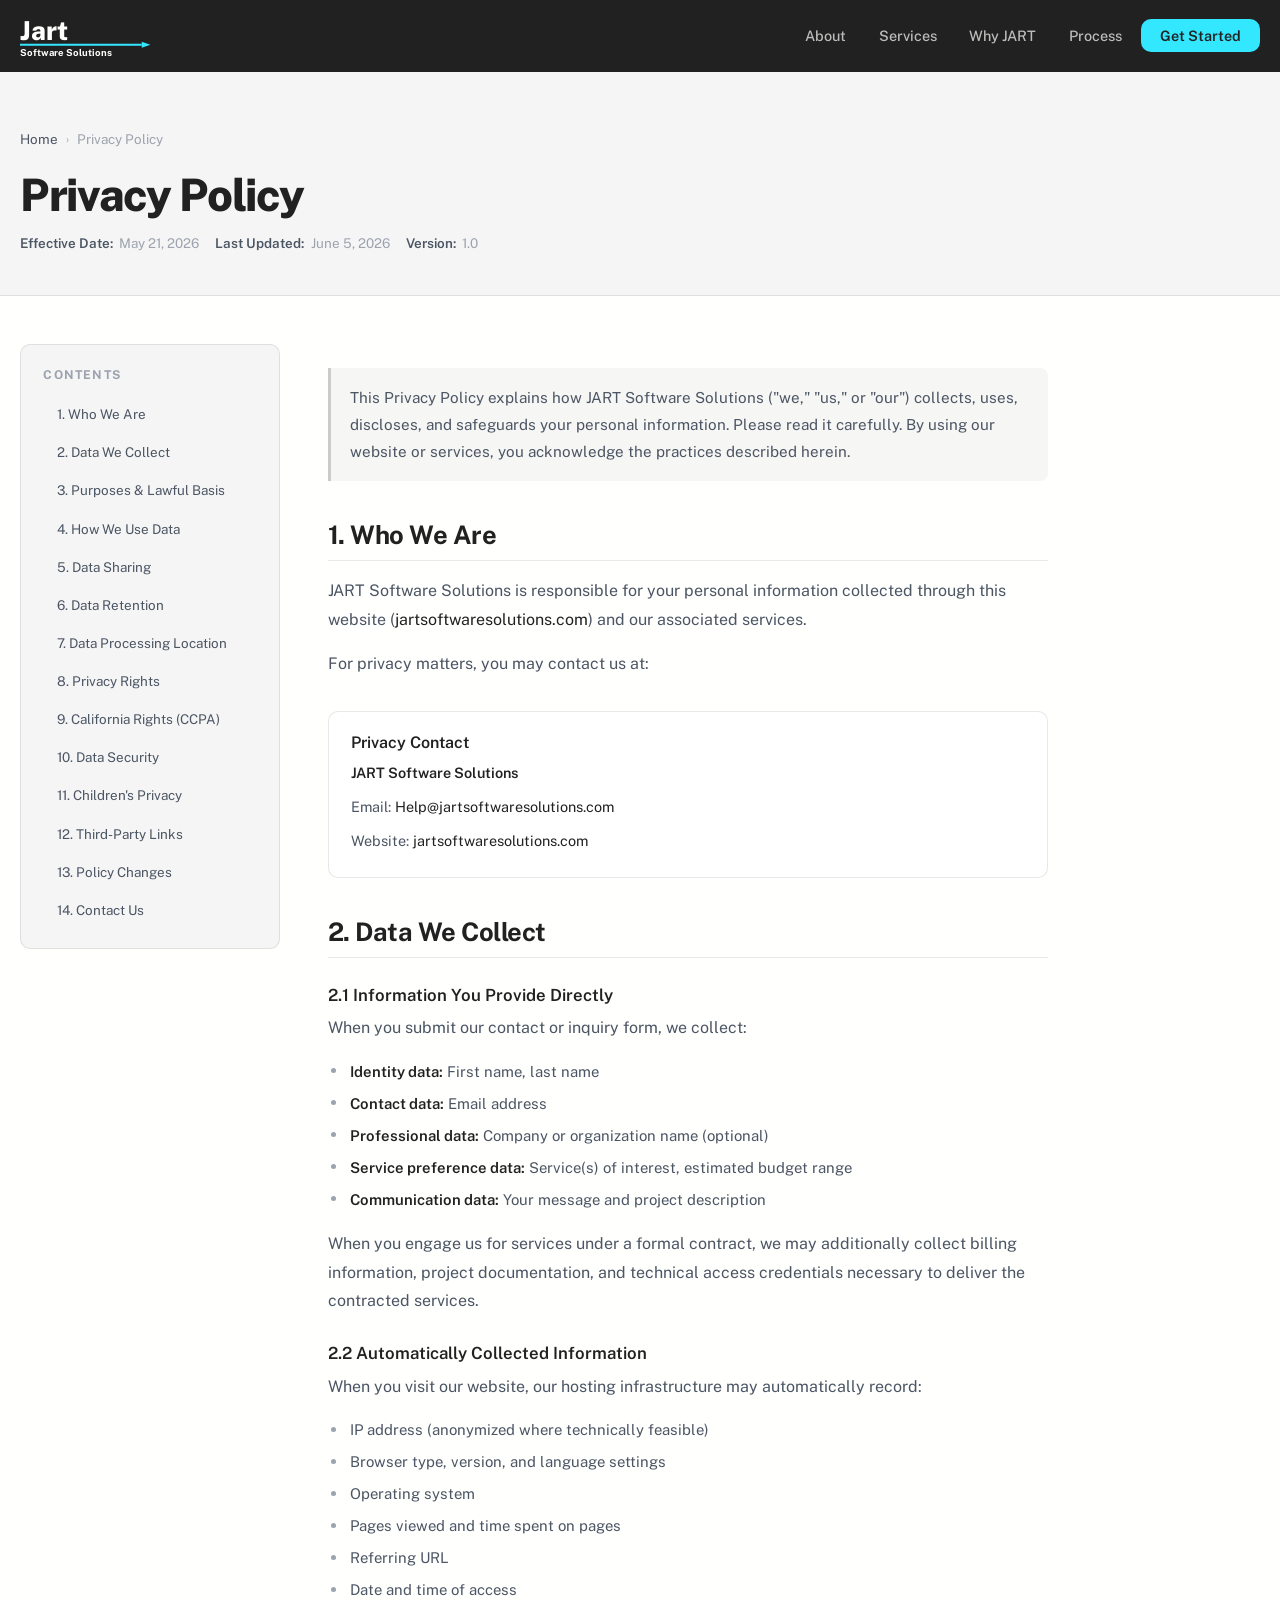
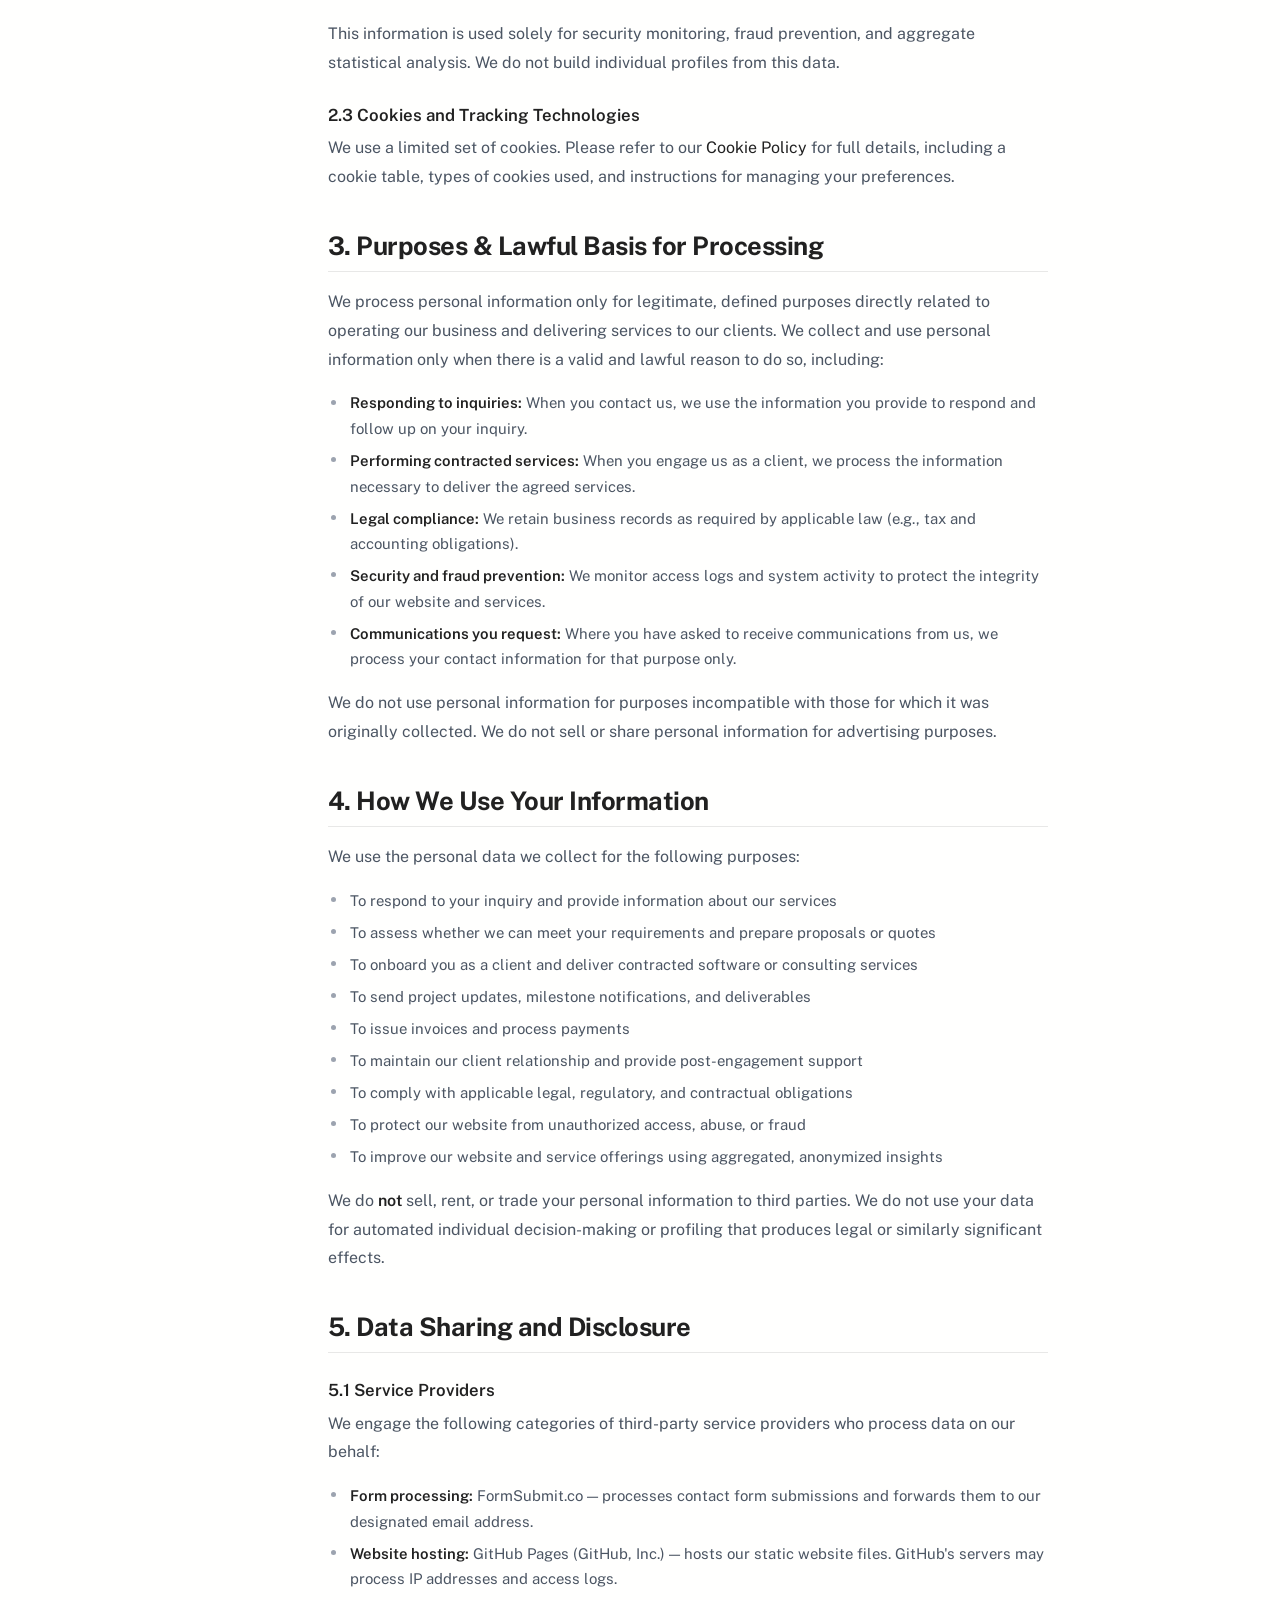
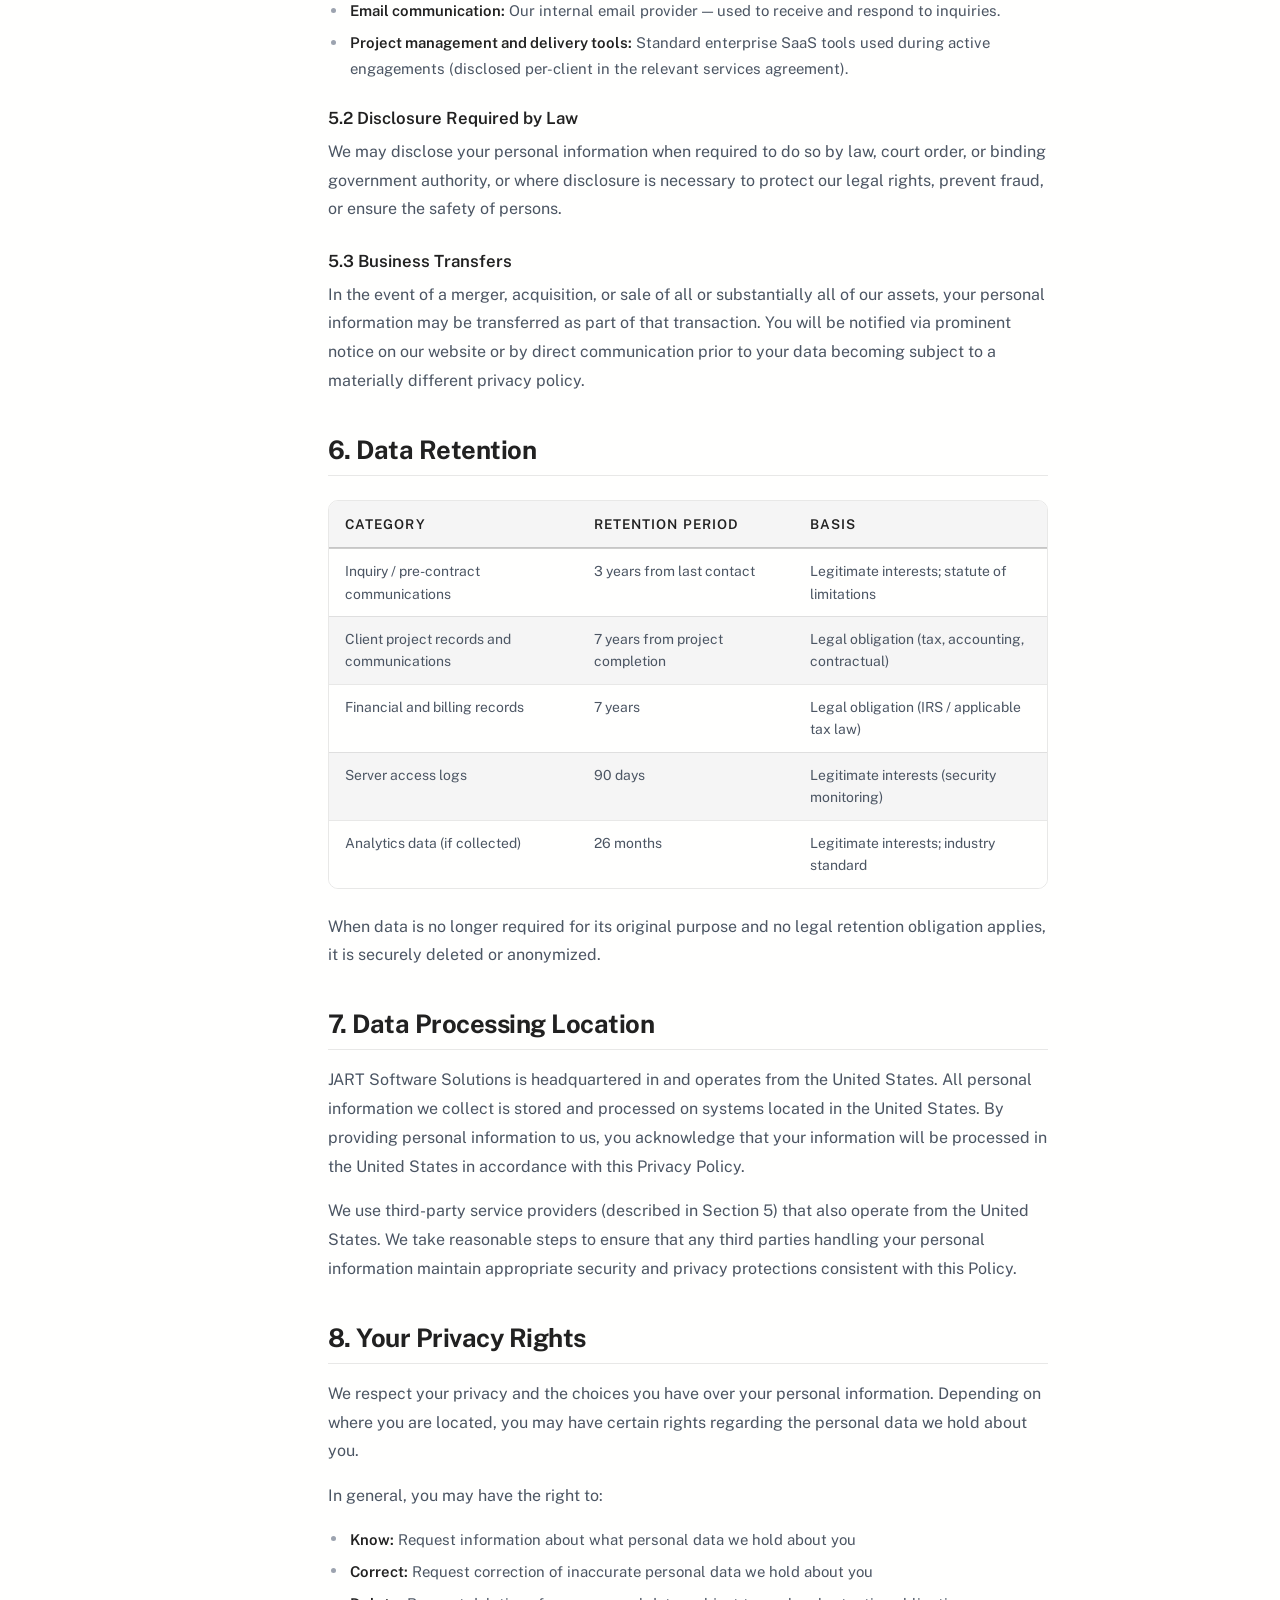
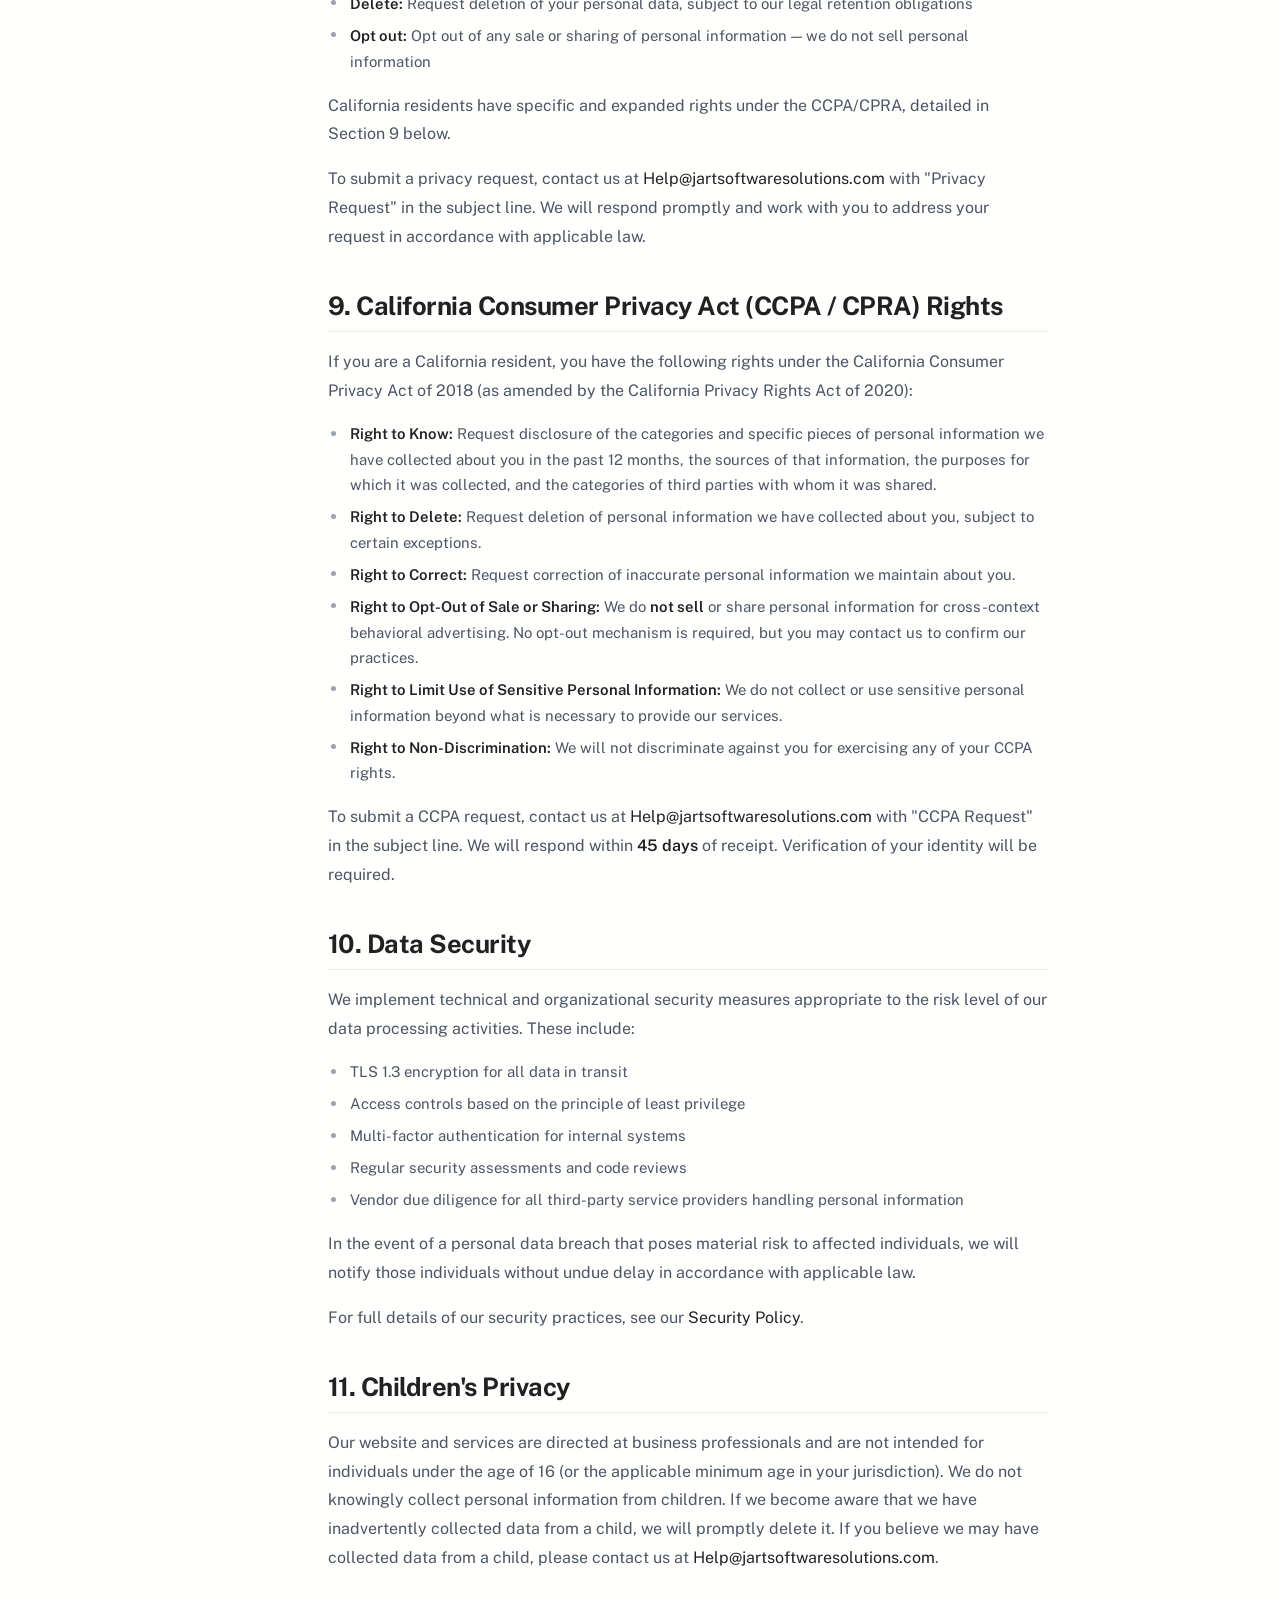
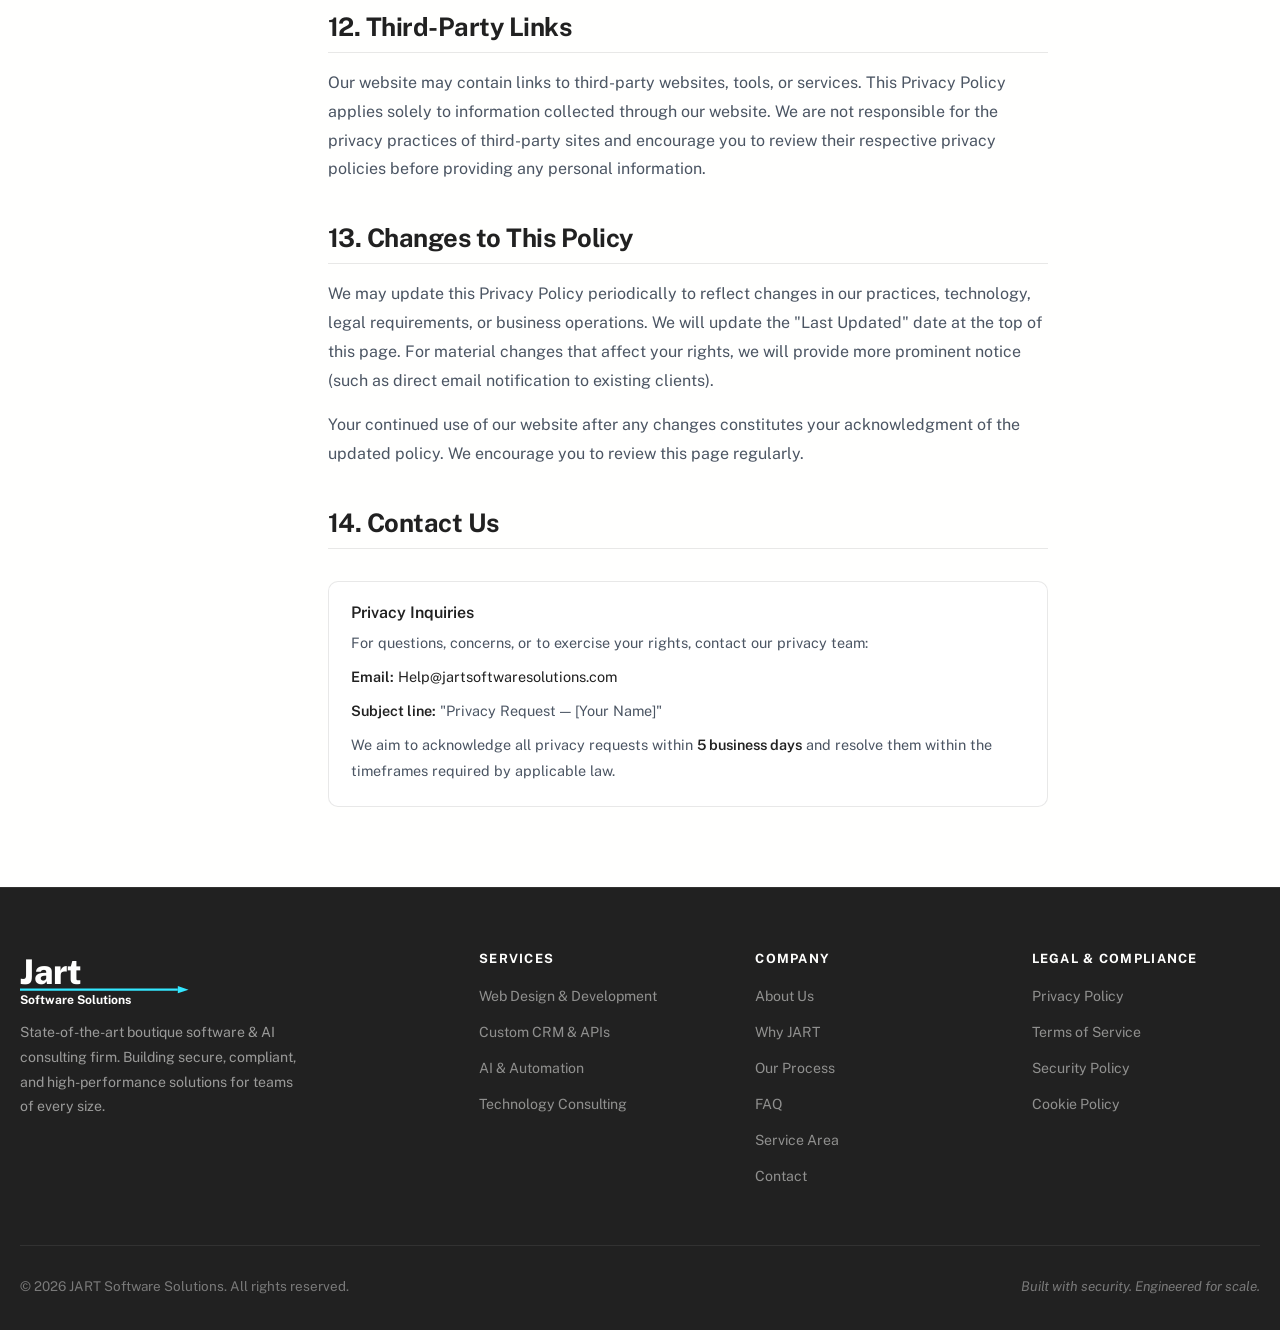
<file: privacy-policy.html>
<!DOCTYPE html>
<html lang="en">
<head>
  <meta charset="UTF-8" />
  <meta name="viewport" content="width=device-width, initial-scale=1.0" />
  <meta name="description" content="JART Software Solutions Privacy Policy — how we collect, use, and protect your personal information, including CCPA rights for California residents." />
  <meta name="robots" content="index, follow" />
  <link rel="canonical" href="https://jartsoftwaresolutions.com/privacy-policy.html" />
  <link rel="icon" href="favicon.svg" type="image/svg+xml" />
  <title>Privacy Policy | JART Software Solutions</title>
  <link rel="preconnect" href="https://fonts.googleapis.com" />
  <link rel="preconnect" href="https://fonts.gstatic.com" crossorigin />
  <link href="https://fonts.googleapis.com/css2?family=Public+Sans:wght@400;500;600;700;800&display=swap" rel="stylesheet" />
  <link rel="stylesheet" href="css/styles.css" />
</head>
<body>
  <a href="#main-content" class="skip-link">Skip to main content</a>

  <header class="header" id="header">
    <nav class="nav container" aria-label="Main navigation">
            <a href="index.html" class="nav__logo" aria-label="JART Software Solutions home">
        <svg class="nav__logo-svg" width="152" height="46" viewBox="0 0 152 46"
           fill="none" xmlns="http://www.w3.org/2000/svg" aria-hidden="true">
        <text x="0" y="28" font-size="30" font-family="'Public Sans',Arial,sans-serif"
              font-weight="800" fill="#FFFFFE">Jart</text>
        <!-- cyan arrow underline -->
        <line x1="0" y1="33" x2="140" y2="33" stroke="#33E7FF" stroke-width="2.2"/>
        <polygon points="140,29.5 150,33 140,36.5" fill="#33E7FF"/>
        <text x="0" y="46" font-size="11" font-family="'Public Sans',Arial,sans-serif"
              font-weight="700" fill="#FFFFFE">Software Solutions</text>
      </svg>
      </a>
      <ul class="nav__links" id="navLinks" role="list">
        <li><a href="index.html#about"    class="nav__link">About</a></li>
        <li><a href="index.html#services" class="nav__link">Services</a></li>
        <li><a href="index.html#why-us"   class="nav__link">Why JART</a></li>
        <li><a href="index.html#process"  class="nav__link">Process</a></li>
        <li><a href="index.html#contact"  class="nav__link nav__link--cta">Get Started</a></li>
      </ul>
      <button class="nav__toggle" id="navToggle" aria-label="Toggle navigation menu" aria-expanded="false" aria-controls="navLinks">
        <span class="nav__toggle-bar"></span>
        <span class="nav__toggle-bar"></span>
        <span class="nav__toggle-bar"></span>
      </button>
    </nav>
  </header>

  <main id="main-content">
    <section class="legal-hero">
      <div class="container">
        <nav class="legal-breadcrumb" aria-label="Breadcrumb">
          <a href="index.html">Home</a>
          <span class="legal-breadcrumb__sep" aria-hidden="true">›</span>
          <span aria-current="page">Privacy Policy</span>
        </nav>
        <h1 class="legal-hero__title">Privacy Policy</h1>
        <div class="legal-hero__meta">
          <span><strong>Effective Date:</strong> May 21, 2026</span>
          <span><strong>Last Updated:</strong> June 5, 2026</span>
          <span><strong>Version:</strong> 1.0</span>
        </div>
      </div>
    </section>

    <div class="legal-body">
      <div class="container">
        <div class="legal-layout">

          <aside class="legal-toc" aria-label="Table of contents">
            <p class="legal-toc__title" aria-hidden="true">Contents</p>
            <button class="legal-toc__toggle" aria-expanded="false" aria-controls="tocList">
              <span>Contents</span>
              <svg class="legal-toc__toggle-icon" width="16" height="16" viewBox="0 0 24 24" fill="none" stroke="currentColor" stroke-width="2" aria-hidden="true"><polyline points="6 9 12 15 18 9"/></svg>
            </button>
            <ul class="legal-toc__list" id="tocList" role="list">
              <li><a href="#who-we-are"          class="legal-toc__link">1. Who We Are</a></li>
              <li><a href="#data-collected"       class="legal-toc__link">2. Data We Collect</a></li>
              <li><a href="#legal-basis"          class="legal-toc__link">3. Purposes &amp; Lawful Basis</a></li>
              <li><a href="#how-we-use"           class="legal-toc__link">4. How We Use Data</a></li>
              <li><a href="#data-sharing"         class="legal-toc__link">5. Data Sharing</a></li>
              <li><a href="#retention"            class="legal-toc__link">6. Data Retention</a></li>
              <li><a href="#transfers"            class="legal-toc__link">7. Data Processing Location</a></li>
              <li><a href="#your-rights"          class="legal-toc__link">8. Privacy Rights</a></li>
              <li><a href="#ccpa"                 class="legal-toc__link">9. California Rights (CCPA)</a></li>
              <li><a href="#security"             class="legal-toc__link">10. Data Security</a></li>
              <li><a href="#children"             class="legal-toc__link">11. Children's Privacy</a></li>
              <li><a href="#third-party-links"    class="legal-toc__link">12. Third-Party Links</a></li>
              <li><a href="#changes"              class="legal-toc__link">13. Policy Changes</a></li>
              <li><a href="#contact-privacy"      class="legal-toc__link">14. Contact Us</a></li>
            </ul>
          </aside>

          <div class="legal-content">

            <div class="legal-note">
              <p>This Privacy Policy explains how JART Software Solutions ("we," "us," or "our") collects, uses, discloses, and safeguards your personal information. Please read it carefully. By using our website or services, you acknowledge the practices described herein.</p>
            </div>

            <h2 id="who-we-are">1. Who We Are</h2>
            <p>JART Software Solutions is responsible for your personal information collected through this website (<a href="https://jartsoftwaresolutions.com">jartsoftwaresolutions.com</a>) and our associated services.</p>
            <p>For privacy matters, you may contact us at:</p>
            <div class="legal-contact-box">
              <h3>Privacy Contact</h3>
              <p><strong>JART Software Solutions</strong></p>
              <p>Email: <a href="mailto:Help@jartsoftwaresolutions.com">Help@jartsoftwaresolutions.com</a></p>
              <p>Website: <a href="https://jartsoftwaresolutions.com">jartsoftwaresolutions.com</a></p>
            </div>

            <h2 id="data-collected">2. Data We Collect</h2>
            <h3>2.1 Information You Provide Directly</h3>
            <p>When you submit our contact or inquiry form, we collect:</p>
            <ul>
              <li><strong>Identity data:</strong> First name, last name</li>
              <li><strong>Contact data:</strong> Email address</li>
              <li><strong>Professional data:</strong> Company or organization name (optional)</li>
              <li><strong>Service preference data:</strong> Service(s) of interest, estimated budget range</li>
              <li><strong>Communication data:</strong> Your message and project description</li>
            </ul>
            <p>When you engage us for services under a formal contract, we may additionally collect billing information, project documentation, and technical access credentials necessary to deliver the contracted services.</p>

            <h3>2.2 Automatically Collected Information</h3>
            <p>When you visit our website, our hosting infrastructure may automatically record:</p>
            <ul>
              <li>IP address (anonymized where technically feasible)</li>
              <li>Browser type, version, and language settings</li>
              <li>Operating system</li>
              <li>Pages viewed and time spent on pages</li>
              <li>Referring URL</li>
              <li>Date and time of access</li>
            </ul>
            <p>This information is used solely for security monitoring, fraud prevention, and aggregate statistical analysis. We do not build individual profiles from this data.</p>

            <h3>2.3 Cookies and Tracking Technologies</h3>
            <p>We use a limited set of cookies. Please refer to our <a href="cookie-policy.html">Cookie Policy</a> for full details, including a cookie table, types of cookies used, and instructions for managing your preferences.</p>

            <h2 id="legal-basis">3. Purposes &amp; Lawful Basis for Processing</h2>
            <p>We process personal information only for legitimate, defined purposes directly related to operating our business and delivering services to our clients. We collect and use personal information only when there is a valid and lawful reason to do so, including:</p>
            <ul>
              <li><strong>Responding to inquiries:</strong> When you contact us, we use the information you provide to respond and follow up on your inquiry.</li>
              <li><strong>Performing contracted services:</strong> When you engage us as a client, we process the information necessary to deliver the agreed services.</li>
              <li><strong>Legal compliance:</strong> We retain business records as required by applicable law (e.g., tax and accounting obligations).</li>
              <li><strong>Security and fraud prevention:</strong> We monitor access logs and system activity to protect the integrity of our website and services.</li>
              <li><strong>Communications you request:</strong> Where you have asked to receive communications from us, we process your contact information for that purpose only.</li>
            </ul>
            <p>We do not use personal information for purposes incompatible with those for which it was originally collected. We do not sell or share personal information for advertising purposes.</p>

            <h2 id="how-we-use">4. How We Use Your Information</h2>
            <p>We use the personal data we collect for the following purposes:</p>
            <ul>
              <li>To respond to your inquiry and provide information about our services</li>
              <li>To assess whether we can meet your requirements and prepare proposals or quotes</li>
              <li>To onboard you as a client and deliver contracted software or consulting services</li>
              <li>To send project updates, milestone notifications, and deliverables</li>
              <li>To issue invoices and process payments</li>
              <li>To maintain our client relationship and provide post-engagement support</li>
              <li>To comply with applicable legal, regulatory, and contractual obligations</li>
              <li>To protect our website from unauthorized access, abuse, or fraud</li>
              <li>To improve our website and service offerings using aggregated, anonymized insights</li>
            </ul>
            <p>We do <strong>not</strong> sell, rent, or trade your personal information to third parties. We do not use your data for automated individual decision-making or profiling that produces legal or similarly significant effects.</p>

            <h2 id="data-sharing">5. Data Sharing and Disclosure</h2>
            <h3>5.1 Service Providers</h3>
            <p>We engage the following categories of third-party service providers who process data on our behalf:</p>
            <ul>
              <li><strong>Form processing:</strong> FormSubmit.co — processes contact form submissions and forwards them to our designated email address.</li>
              <li><strong>Website hosting:</strong> GitHub Pages (GitHub, Inc.) — hosts our static website files. GitHub's servers may process IP addresses and access logs.</li>
              <li><strong>Email communication:</strong> Our internal email provider — used to receive and respond to inquiries.</li>
              <li><strong>Project management and delivery tools:</strong> Standard enterprise SaaS tools used during active engagements (disclosed per-client in the relevant services agreement).</li>
            </ul>

            <h3>5.2 Disclosure Required by Law</h3>
            <p>We may disclose your personal information when required to do so by law, court order, or binding government authority, or where disclosure is necessary to protect our legal rights, prevent fraud, or ensure the safety of persons.</p>

            <h3>5.3 Business Transfers</h3>
            <p>In the event of a merger, acquisition, or sale of all or substantially all of our assets, your personal information may be transferred as part of that transaction. You will be notified via prominent notice on our website or by direct communication prior to your data becoming subject to a materially different privacy policy.</p>

            <h2 id="retention">6. Data Retention</h2>
            <div class="legal-table-wrap">
              <table class="legal-table">
                <caption class="sr-only">Data retention periods by category with applicable legal basis</caption>
                <thead>
                  <tr>
                    <th scope="col">Category</th>
                    <th scope="col">Retention Period</th>
                    <th scope="col">Basis</th>
                  </tr>
                </thead>
                <tbody>
                  <tr>
                    <td>Inquiry / pre-contract communications</td>
                    <td>3 years from last contact</td>
                    <td>Legitimate interests; statute of limitations</td>
                  </tr>
                  <tr>
                    <td>Client project records and communications</td>
                    <td>7 years from project completion</td>
                    <td>Legal obligation (tax, accounting, contractual)</td>
                  </tr>
                  <tr>
                    <td>Financial and billing records</td>
                    <td>7 years</td>
                    <td>Legal obligation (IRS / applicable tax law)</td>
                  </tr>
                  <tr>
                    <td>Server access logs</td>
                    <td>90 days</td>
                    <td>Legitimate interests (security monitoring)</td>
                  </tr>
                  <tr>
                    <td>Analytics data (if collected)</td>
                    <td>26 months</td>
                    <td>Legitimate interests; industry standard</td>
                  </tr>
                </tbody>
              </table>
            </div>
            <p>When data is no longer required for its original purpose and no legal retention obligation applies, it is securely deleted or anonymized.</p>

            <h2 id="transfers">7. Data Processing Location</h2>
            <p>JART Software Solutions is headquartered in and operates from the United States. All personal information we collect is stored and processed on systems located in the United States. By providing personal information to us, you acknowledge that your information will be processed in the United States in accordance with this Privacy Policy.</p>
            <p>We use third-party service providers (described in Section 5) that also operate from the United States. We take reasonable steps to ensure that any third parties handling your personal information maintain appropriate security and privacy protections consistent with this Policy.</p>

            <h2 id="your-rights">8. Your Privacy Rights</h2>
            <p>We respect your privacy and the choices you have over your personal information. Depending on where you are located, you may have certain rights regarding the personal data we hold about you.</p>
            <p>In general, you may have the right to:</p>
            <ul>
              <li><strong>Know:</strong> Request information about what personal data we hold about you</li>
              <li><strong>Correct:</strong> Request correction of inaccurate personal data we hold about you</li>
              <li><strong>Delete:</strong> Request deletion of your personal data, subject to our legal retention obligations</li>
              <li><strong>Opt out:</strong> Opt out of any sale or sharing of personal information — we do not sell personal information</li>
            </ul>
            <p>California residents have specific and expanded rights under the CCPA/CPRA, detailed in Section 9 below.</p>
            <p>To submit a privacy request, contact us at <a href="mailto:Help@jartsoftwaresolutions.com">Help@jartsoftwaresolutions.com</a> with "Privacy Request" in the subject line. We will respond promptly and work with you to address your request in accordance with applicable law.</p>

            <h2 id="ccpa">9. California Consumer Privacy Act (CCPA / CPRA) Rights</h2>
            <p>If you are a California resident, you have the following rights under the California Consumer Privacy Act of 2018 (as amended by the California Privacy Rights Act of 2020):</p>
            <ul>
              <li><strong>Right to Know:</strong> Request disclosure of the categories and specific pieces of personal information we have collected about you in the past 12 months, the sources of that information, the purposes for which it was collected, and the categories of third parties with whom it was shared.</li>
              <li><strong>Right to Delete:</strong> Request deletion of personal information we have collected about you, subject to certain exceptions.</li>
              <li><strong>Right to Correct:</strong> Request correction of inaccurate personal information we maintain about you.</li>
              <li><strong>Right to Opt-Out of Sale or Sharing:</strong> We do <strong>not sell</strong> or share personal information for cross-context behavioral advertising. No opt-out mechanism is required, but you may contact us to confirm our practices.</li>
              <li><strong>Right to Limit Use of Sensitive Personal Information:</strong> We do not collect or use sensitive personal information beyond what is necessary to provide our services.</li>
              <li><strong>Right to Non-Discrimination:</strong> We will not discriminate against you for exercising any of your CCPA rights.</li>
            </ul>
            <p>To submit a CCPA request, contact us at <a href="mailto:Help@jartsoftwaresolutions.com">Help@jartsoftwaresolutions.com</a> with "CCPA Request" in the subject line. We will respond within <strong>45 days</strong> of receipt. Verification of your identity will be required.</p>

            <h2 id="security">10. Data Security</h2>
            <p>We implement technical and organizational security measures appropriate to the risk level of our data processing activities. These include:</p>
            <ul>
              <li>TLS 1.3 encryption for all data in transit</li>
              <li>Access controls based on the principle of least privilege</li>
              <li>Multi-factor authentication for internal systems</li>
              <li>Regular security assessments and code reviews</li>
              <li>Vendor due diligence for all third-party service providers handling personal information</li>
            </ul>
            <p>In the event of a personal data breach that poses material risk to affected individuals, we will notify those individuals without undue delay in accordance with applicable law.</p>
            <p>For full details of our security practices, see our <a href="security-policy.html">Security Policy</a>.</p>

            <h2 id="children">11. Children's Privacy</h2>
            <p>Our website and services are directed at business professionals and are not intended for individuals under the age of 16 (or the applicable minimum age in your jurisdiction). We do not knowingly collect personal information from children. If we become aware that we have inadvertently collected data from a child, we will promptly delete it. If you believe we may have collected data from a child, please contact us at <a href="mailto:Help@jartsoftwaresolutions.com">Help@jartsoftwaresolutions.com</a>.</p>

            <h2 id="third-party-links">12. Third-Party Links</h2>
            <p>Our website may contain links to third-party websites, tools, or services. This Privacy Policy applies solely to information collected through our website. We are not responsible for the privacy practices of third-party sites and encourage you to review their respective privacy policies before providing any personal information.</p>

            <h2 id="changes">13. Changes to This Policy</h2>
            <p>We may update this Privacy Policy periodically to reflect changes in our practices, technology, legal requirements, or business operations. We will update the "Last Updated" date at the top of this page. For material changes that affect your rights, we will provide more prominent notice (such as direct email notification to existing clients).</p>
            <p>Your continued use of our website after any changes constitutes your acknowledgment of the updated policy. We encourage you to review this page regularly.</p>

            <h2 id="contact-privacy">14. Contact Us</h2>
            <div class="legal-contact-box">
              <h3>Privacy Inquiries</h3>
              <p>For questions, concerns, or to exercise your rights, contact our privacy team:</p>
              <p><strong>Email:</strong> <a href="mailto:Help@jartsoftwaresolutions.com">Help@jartsoftwaresolutions.com</a></p>
              <p><strong>Subject line:</strong> "Privacy Request — [Your Name]"</p>
              <p>We aim to acknowledge all privacy requests within <strong>5 business days</strong> and resolve them within the timeframes required by applicable law.</p>
            </div>

          </div>
        </div>
      </div>
    </div>
  </main>

  <footer class="footer" aria-label="Site footer">
    <div class="container">
      <div class="footer__grid">
        <div class="footer__brand">
          <a href="index.html" class="nav__logo footer__logo" aria-label="JART Software Solutions home">
            <svg class="footer__logo-svg" width="190" height="58" viewBox="0 0 190 58"
              fill="none" xmlns="http://www.w3.org/2000/svg" aria-hidden="true">
            <text x="0" y="36" font-size="38" font-family="'Public Sans',Arial,sans-serif"
                  font-weight="800" fill="#FFFFFE">Jart</text>
            <!-- cyan arrow underline -->
            <line x1="0" y1="42" x2="176" y2="42" stroke="#33E7FF" stroke-width="2.5"/>
            <polygon points="176,38 188,42 176,46" fill="#33E7FF"/>
            <text x="0" y="58" font-size="13.5" font-family="'Public Sans',Arial,sans-serif"
                  font-weight="700" fill="#FFFFFE">Software Solutions</text>
          </svg>
          </a>
          <p class="footer__tagline-text">State-of-the-art boutique software &amp; AI consulting firm. Building secure, compliant, and high-performance solutions for teams of every size.</p>
        </div>
        <div class="footer__col">
          <h4 class="footer__col-title">Services</h4>
          <ul class="footer__links" role="list">
            <li><a href="index.html#services" class="footer__link">Web Design &amp; Development</a></li>
            <li><a href="index.html#services" class="footer__link">Custom CRM &amp; APIs</a></li>
            <li><a href="index.html#services" class="footer__link">AI &amp; Automation</a></li>
            <li><a href="index.html#services" class="footer__link">Technology Consulting</a></li>
          </ul>
        </div>
        <div class="footer__col">
          <h4 class="footer__col-title">Company</h4>
          <ul class="footer__links" role="list">
            <li><a href="index.html#about"   class="footer__link">About Us</a></li>
            <li><a href="index.html#why-us"  class="footer__link">Why JART</a></li>
            <li><a href="index.html#process" class="footer__link">Our Process</a></li>
            <li><a href="index.html#faq"     class="footer__link">FAQ</a></li>
            <li><a href="index.html#service-area" class="footer__link">Service Area</a></li>
            <li><a href="index.html#contact" class="footer__link">Contact</a></li>
          </ul>
        </div>
        <div class="footer__col">
          <h4 class="footer__col-title">Legal &amp; Compliance</h4>
          <ul class="footer__links" role="list">
            <li><a href="privacy-policy.html"  class="footer__link">Privacy Policy</a></li>
            <li><a href="terms-of-service.html" class="footer__link">Terms of Service</a></li>
            <li><a href="security-policy.html" class="footer__link">Security Policy</a></li>
            <li><a href="cookie-policy.html"   class="footer__link">Cookie Policy</a></li>
          </ul>
        </div>
      </div>
      <div class="footer__bottom">
        <p>&copy; <span id="copyrightYear"></span> JART Software Solutions. All rights reserved.</p>
        <p class="footer__bottom-tagline">Built with security. Engineered for scale.</p>
      </div>
    </div>
  </footer>

  <button class="back-to-top" aria-label="Back to top" aria-hidden="true">
    <svg width="20" height="20" viewBox="0 0 24 24" fill="none" stroke="currentColor" stroke-width="2.5" aria-hidden="true"><polyline points="18 15 12 9 6 15"/></svg>
  </button>

  <script src="js/main.js" defer></script>
</body>
</html>
</file>
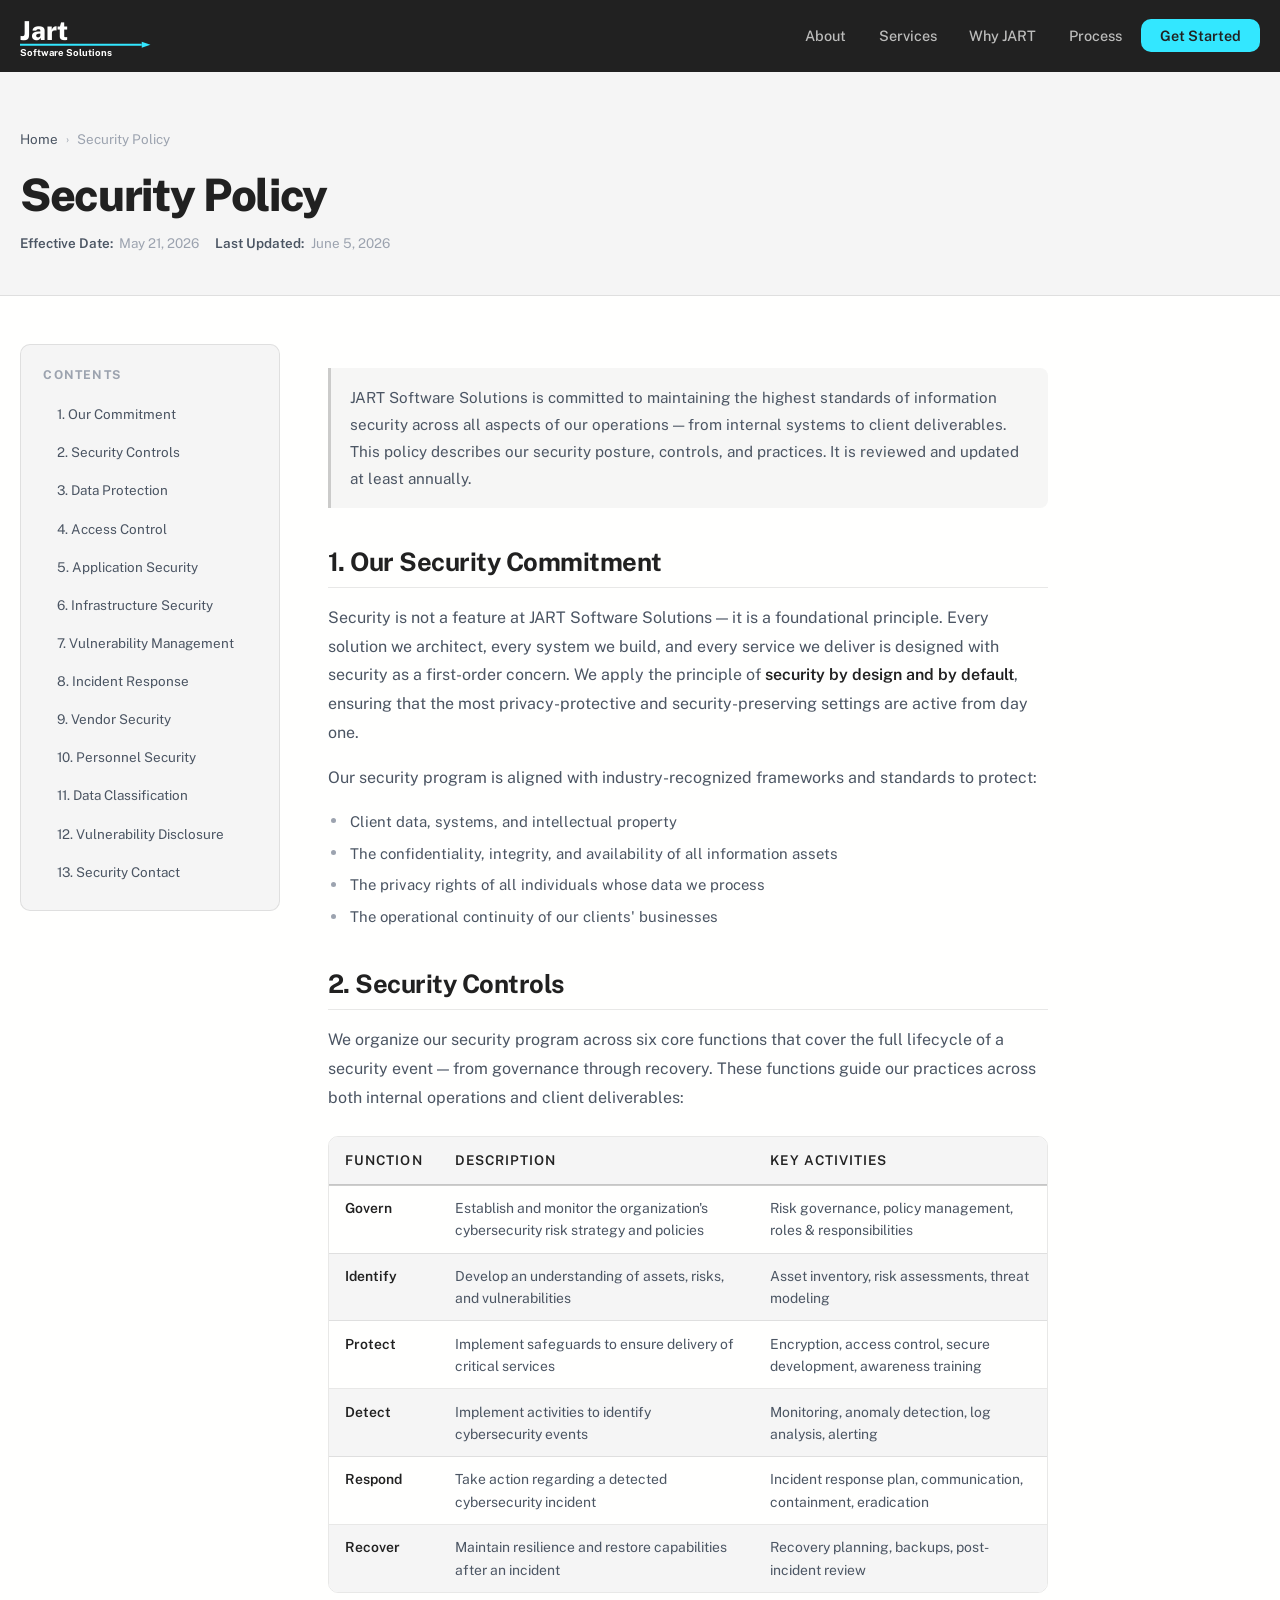
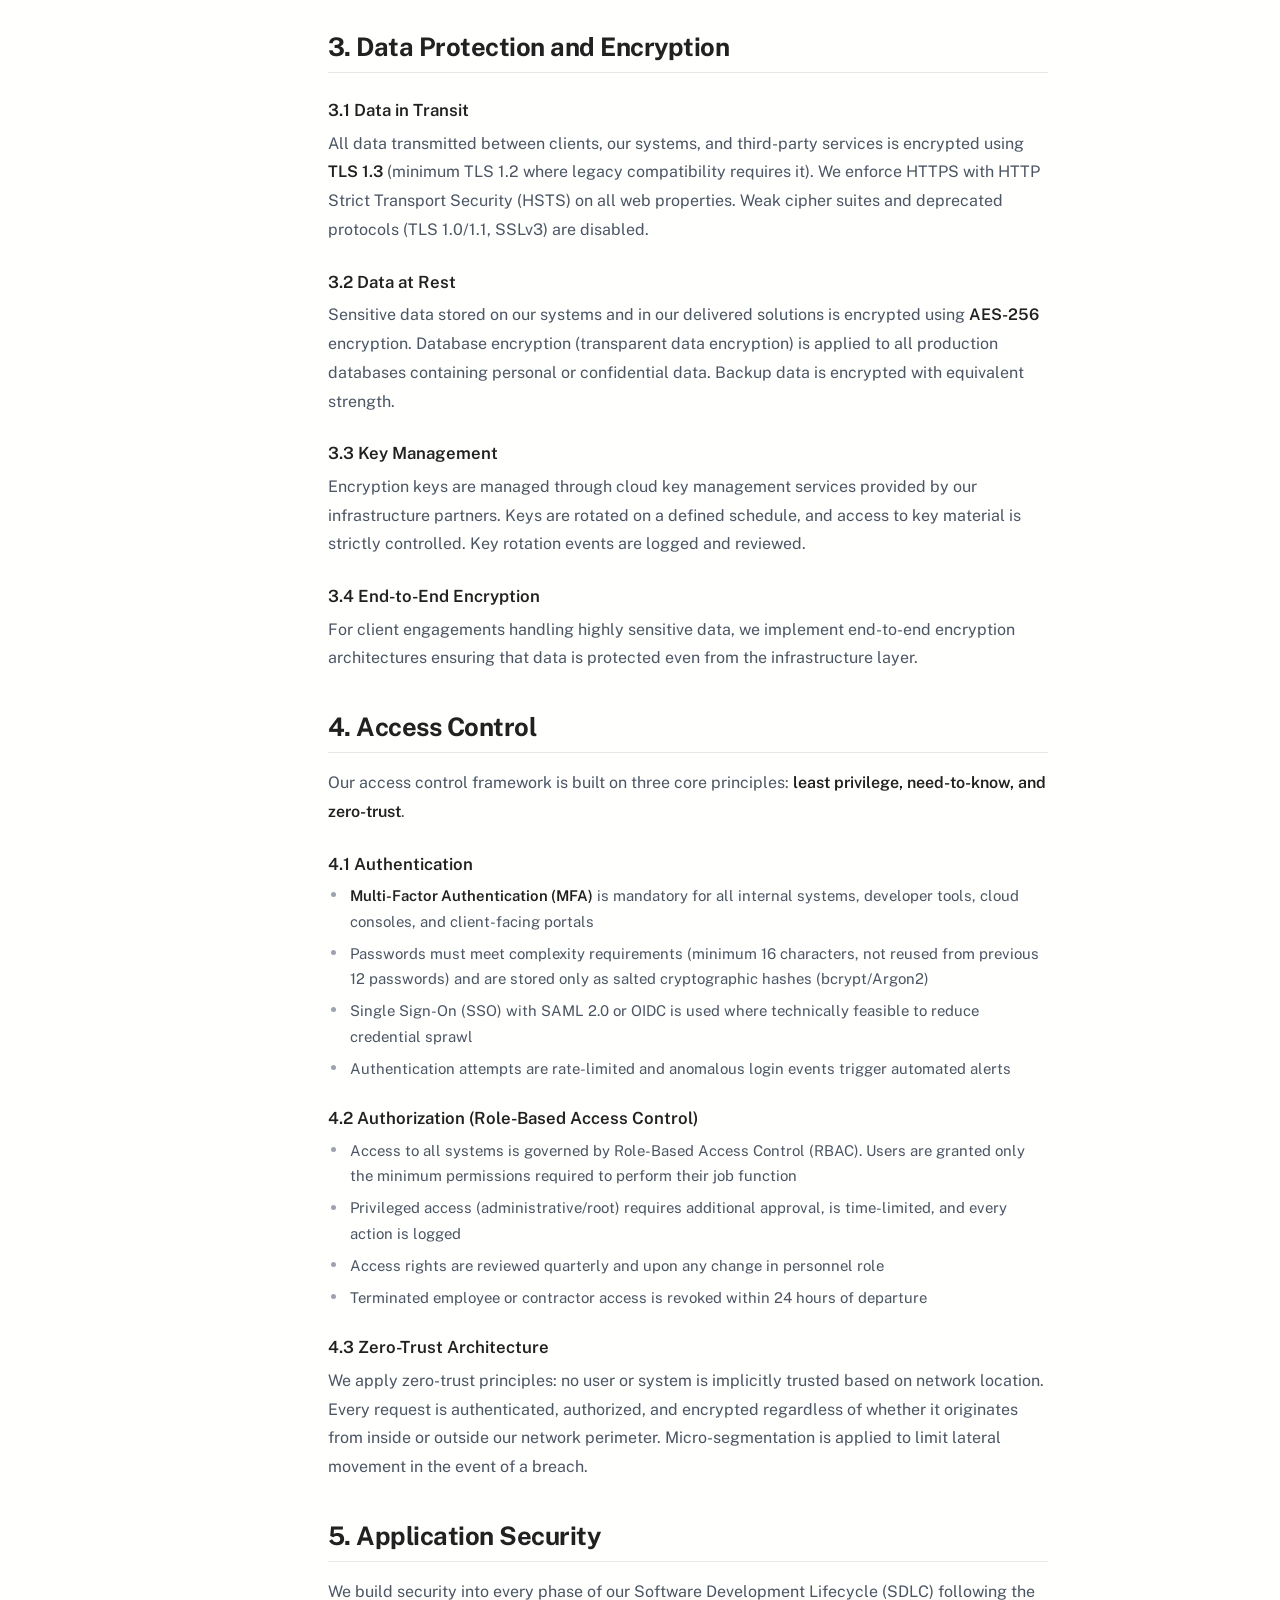
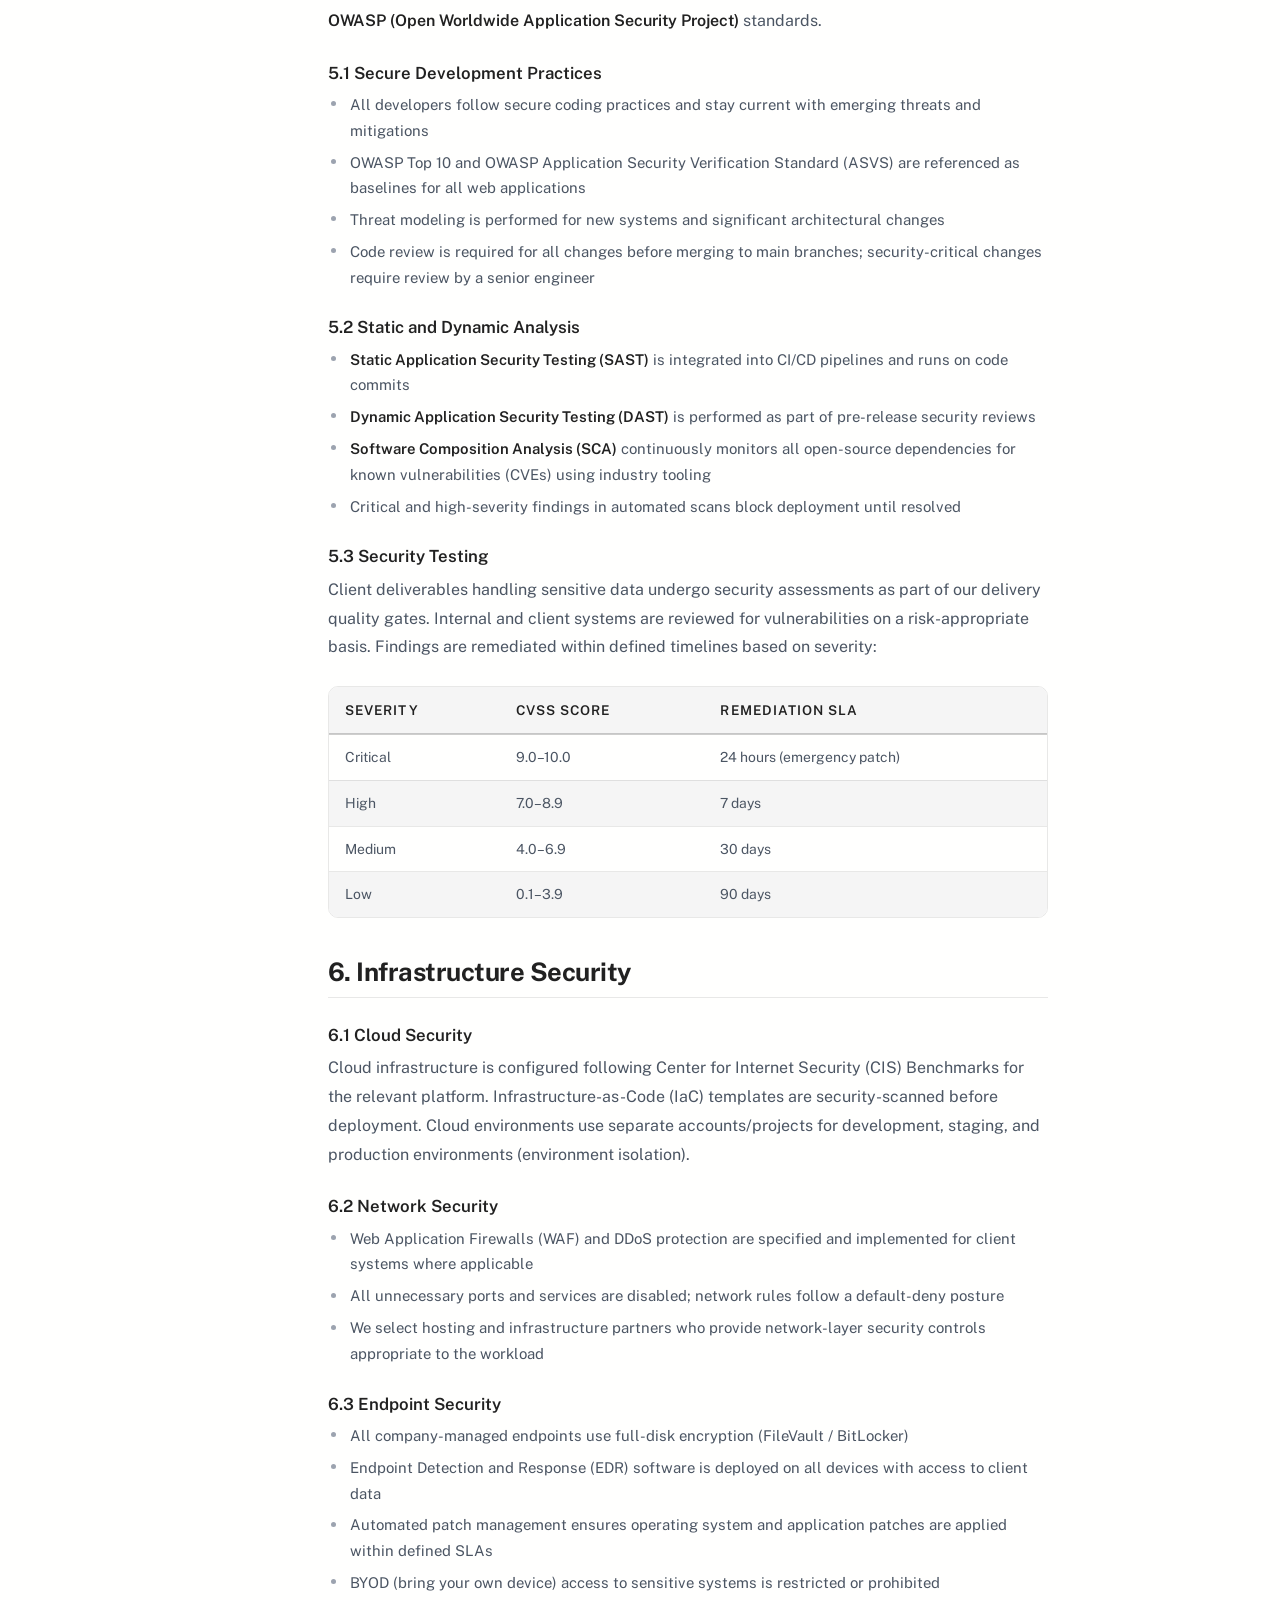
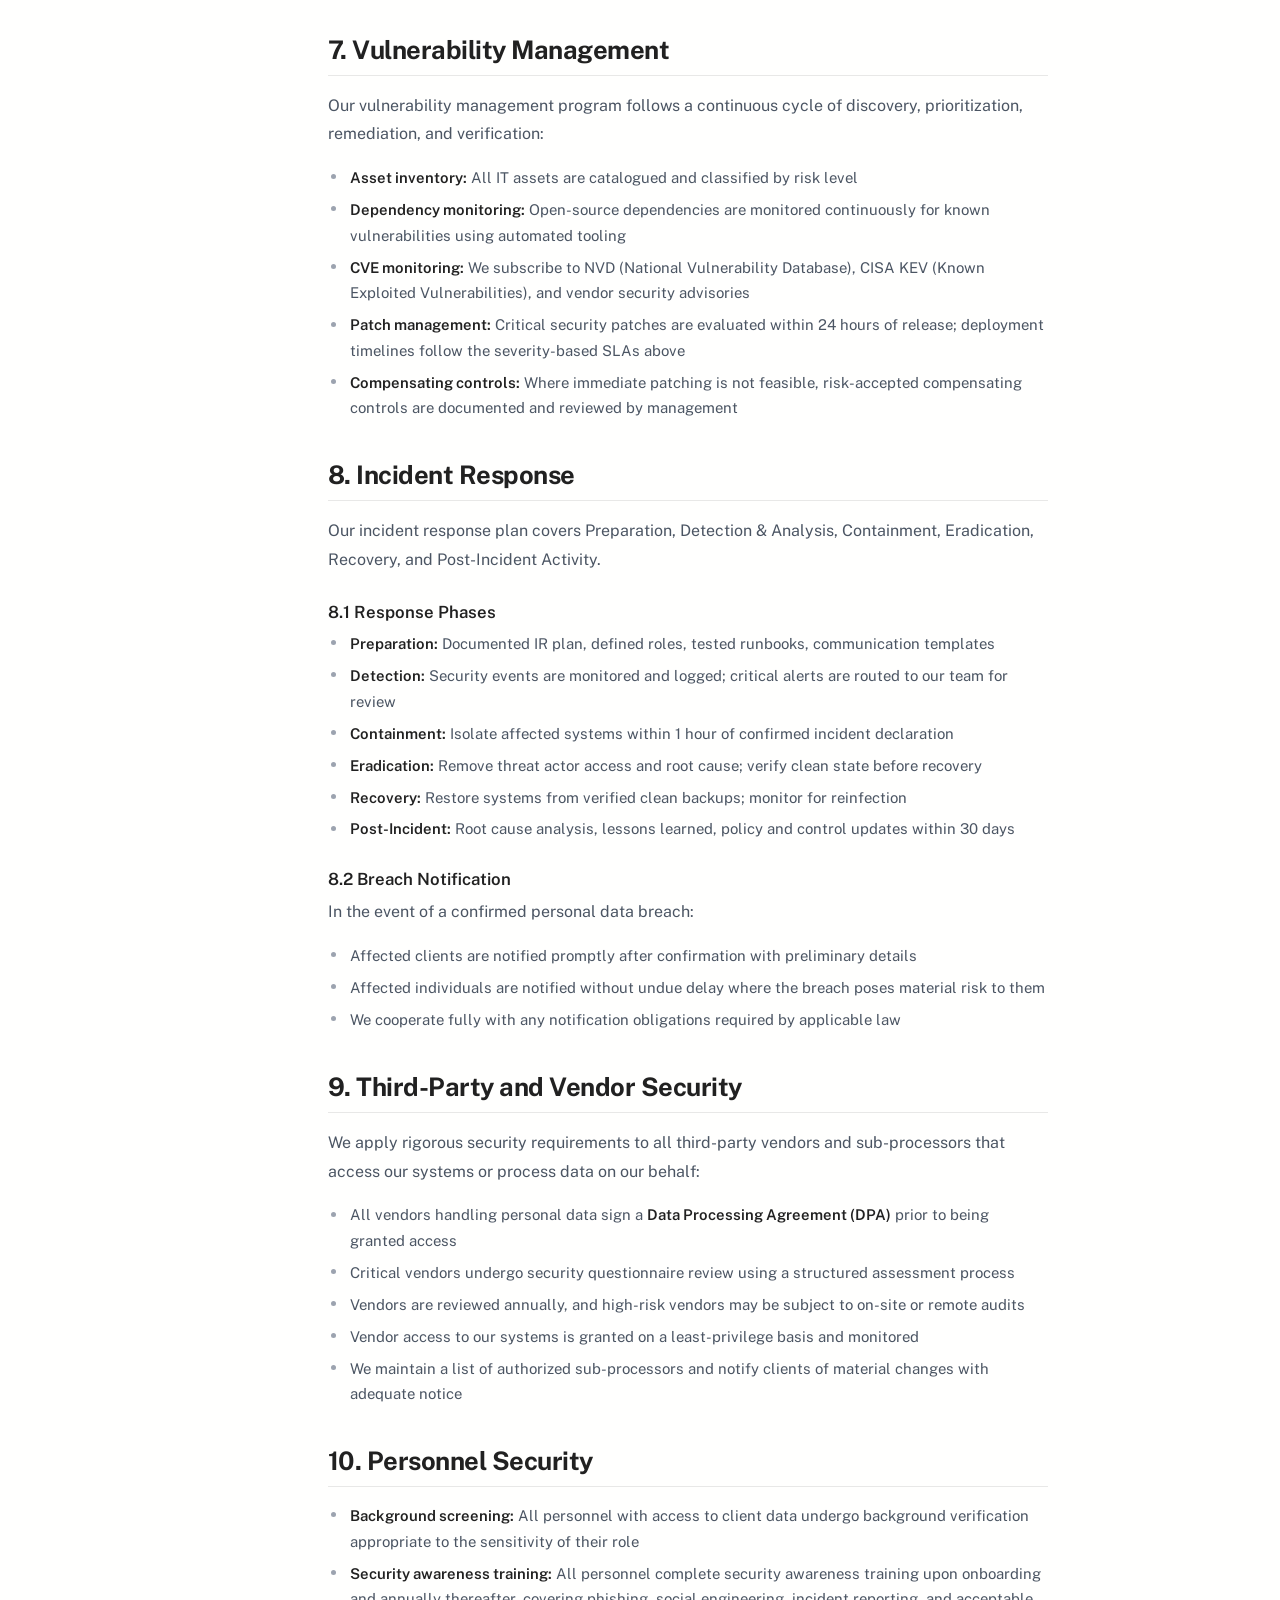
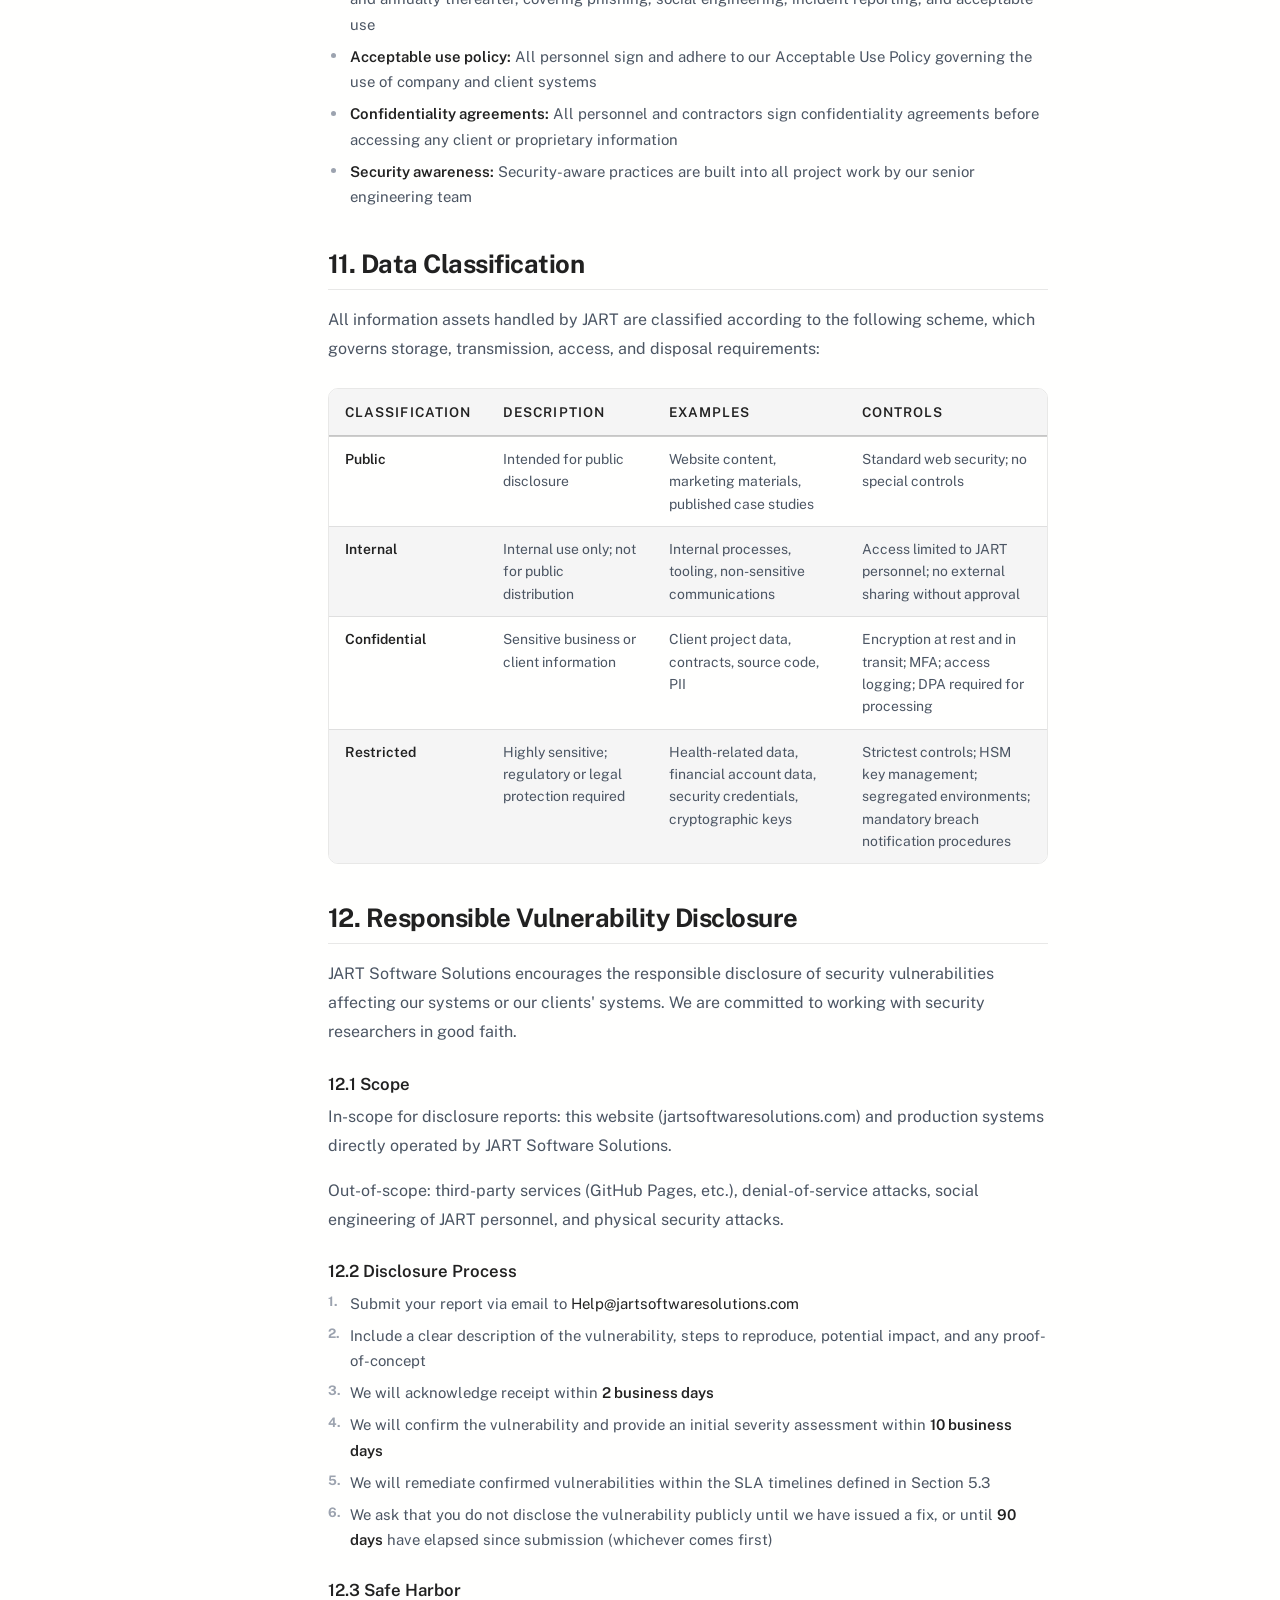
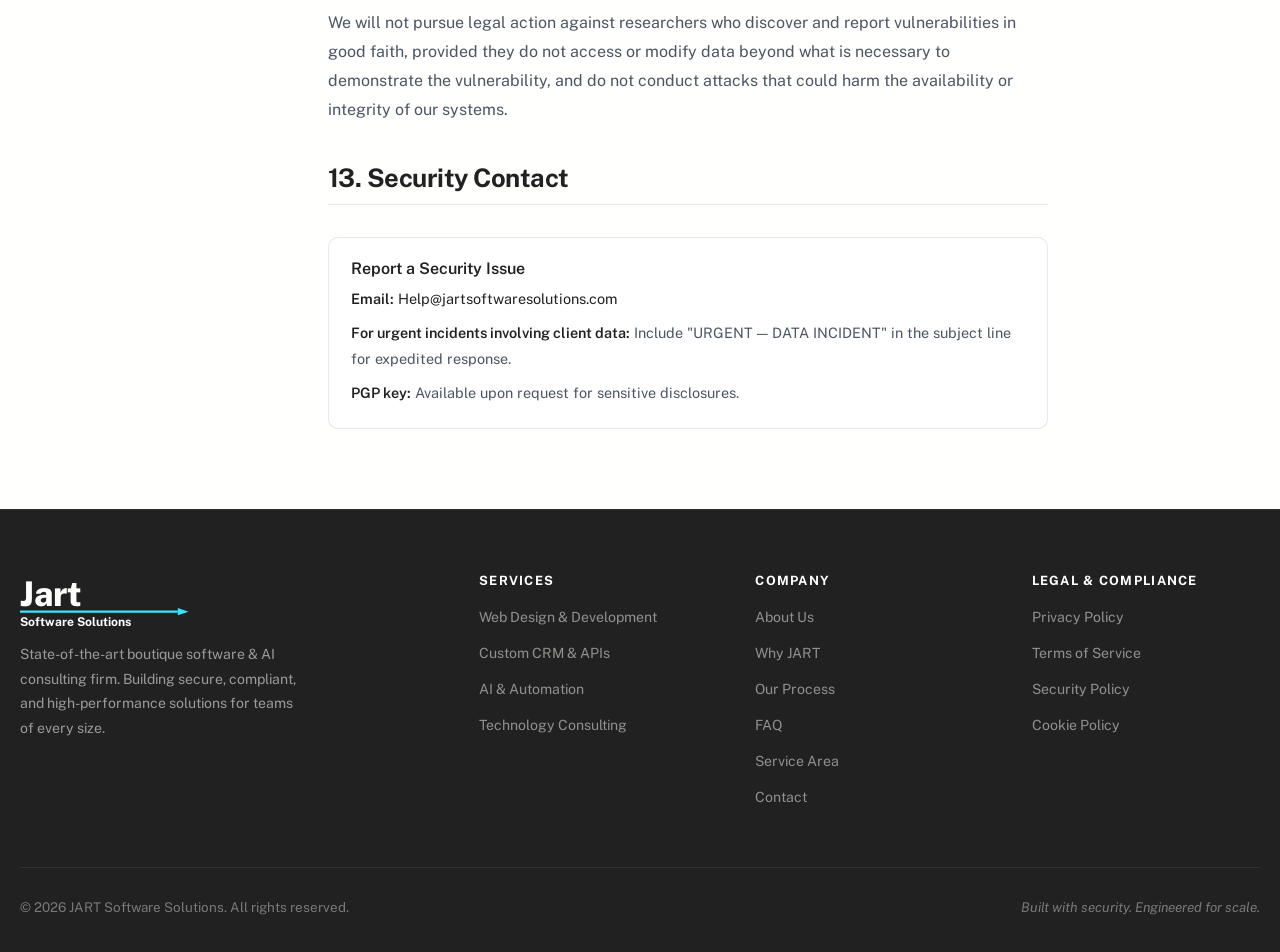
<file: security-policy.html>
<!DOCTYPE html>
<html lang="en">
<head>
  <meta charset="UTF-8" />
  <meta name="viewport" content="width=device-width, initial-scale=1.0" />
  <meta name="description" content="JART Software Solutions Security Policy — our technical and organizational security controls, practices, and vulnerability disclosure program." />
  <meta name="robots" content="index, follow" />
  <link rel="canonical" href="https://jartsoftwaresolutions.com/security-policy.html" />
  <link rel="icon" href="favicon.svg" type="image/svg+xml" />
  <title>Security Policy | JART Software Solutions</title>
  <link rel="preconnect" href="https://fonts.googleapis.com" />
  <link rel="preconnect" href="https://fonts.gstatic.com" crossorigin />
  <link href="https://fonts.googleapis.com/css2?family=Public+Sans:wght@400;500;600;700;800&display=swap" rel="stylesheet" />
  <link rel="stylesheet" href="css/styles.css" />
</head>
<body>
  <a href="#main-content" class="skip-link">Skip to main content</a>

  <header class="header" id="header">
    <nav class="nav container" aria-label="Main navigation">
            <a href="index.html" class="nav__logo" aria-label="JART Software Solutions home">
        <svg class="nav__logo-svg" width="152" height="46" viewBox="0 0 152 46"
           fill="none" xmlns="http://www.w3.org/2000/svg" aria-hidden="true">
        <text x="0" y="28" font-size="30" font-family="'Public Sans',Arial,sans-serif"
              font-weight="800" fill="#FFFFFE">Jart</text>
        <!-- cyan arrow underline -->
        <line x1="0" y1="33" x2="140" y2="33" stroke="#33E7FF" stroke-width="2.2"/>
        <polygon points="140,29.5 150,33 140,36.5" fill="#33E7FF"/>
        <text x="0" y="46" font-size="11" font-family="'Public Sans',Arial,sans-serif"
              font-weight="700" fill="#FFFFFE">Software Solutions</text>
      </svg>
      </a>
      <ul class="nav__links" id="navLinks" role="list">
        <li><a href="index.html#about"    class="nav__link">About</a></li>
        <li><a href="index.html#services" class="nav__link">Services</a></li>
        <li><a href="index.html#why-us"   class="nav__link">Why JART</a></li>
        <li><a href="index.html#process"  class="nav__link">Process</a></li>
        <li><a href="index.html#contact"  class="nav__link nav__link--cta">Get Started</a></li>
      </ul>
      <button class="nav__toggle" id="navToggle" aria-label="Toggle navigation menu" aria-expanded="false" aria-controls="navLinks">
        <span class="nav__toggle-bar"></span>
        <span class="nav__toggle-bar"></span>
        <span class="nav__toggle-bar"></span>
      </button>
    </nav>
  </header>

  <main id="main-content">
    <section class="legal-hero">
      <div class="container">
        <nav class="legal-breadcrumb" aria-label="Breadcrumb">
          <a href="index.html">Home</a>
          <span class="legal-breadcrumb__sep" aria-hidden="true">›</span>
          <span aria-current="page">Security Policy</span>
        </nav>
        <h1 class="legal-hero__title">Security Policy</h1>
        <div class="legal-hero__meta">
          <span><strong>Effective Date:</strong> May 21, 2026</span>
          <span><strong>Last Updated:</strong> June 5, 2026</span>
        </div>
      </div>
    </section>

    <div class="legal-body">
      <div class="container">
        <div class="legal-layout">

          <aside class="legal-toc" aria-label="Table of contents">
            <p class="legal-toc__title" aria-hidden="true">Contents</p>
            <button class="legal-toc__toggle" aria-expanded="false" aria-controls="tocList">
              <span>Contents</span>
              <svg class="legal-toc__toggle-icon" width="16" height="16" viewBox="0 0 24 24" fill="none" stroke="currentColor" stroke-width="2" aria-hidden="true"><polyline points="6 9 12 15 18 9"/></svg>
            </button>
            <ul class="legal-toc__list" id="tocList" role="list">
              <li><a href="#commitment"       class="legal-toc__link">1. Our Commitment</a></li>
              <li><a href="#framework"        class="legal-toc__link">2. Security Controls</a></li>
              <li><a href="#data-protection"  class="legal-toc__link">3. Data Protection</a></li>
              <li><a href="#access-control"   class="legal-toc__link">4. Access Control</a></li>
              <li><a href="#app-security"     class="legal-toc__link">5. Application Security</a></li>
              <li><a href="#infrastructure"   class="legal-toc__link">6. Infrastructure Security</a></li>
              <li><a href="#vuln-mgmt"        class="legal-toc__link">7. Vulnerability Management</a></li>
              <li><a href="#incident-response" class="legal-toc__link">8. Incident Response</a></li>
              <li><a href="#vendor-security"  class="legal-toc__link">9. Vendor Security</a></li>
              <li><a href="#personnel"        class="legal-toc__link">10. Personnel Security</a></li>
              <li><a href="#data-class"       class="legal-toc__link">11. Data Classification</a></li>
              <li><a href="#disclosure"       class="legal-toc__link">12. Vulnerability Disclosure</a></li>
              <li><a href="#contact-security" class="legal-toc__link">13. Security Contact</a></li>
            </ul>
          </aside>

          <div class="legal-content">

            <div class="legal-note">
              <p>JART Software Solutions is committed to maintaining the highest standards of information security across all aspects of our operations — from internal systems to client deliverables. This policy describes our security posture, controls, and practices. It is reviewed and updated at least annually.</p>
            </div>

            <h2 id="commitment">1. Our Security Commitment</h2>
            <p>Security is not a feature at JART Software Solutions — it is a foundational principle. Every solution we architect, every system we build, and every service we deliver is designed with security as a first-order concern. We apply the principle of <strong>security by design and by default</strong>, ensuring that the most privacy-protective and security-preserving settings are active from day one.</p>
            <p>Our security program is aligned with industry-recognized frameworks and standards to protect:</p>
            <ul>
              <li>Client data, systems, and intellectual property</li>
              <li>The confidentiality, integrity, and availability of all information assets</li>
              <li>The privacy rights of all individuals whose data we process</li>
              <li>The operational continuity of our clients' businesses</li>
            </ul>

            <h2 id="framework">2. Security Controls</h2>
            <p>We organize our security program across six core functions that cover the full lifecycle of a security event — from governance through recovery. These functions guide our practices across both internal operations and client deliverables:</p>
            <div class="legal-table-wrap">
              <table class="legal-table">
                <caption class="sr-only">Security program core functions, descriptions, and key activities</caption>
                <thead>
                  <tr>
                    <th scope="col">Function</th>
                    <th scope="col">Description</th>
                    <th scope="col">Key Activities</th>
                  </tr>
                </thead>
                <tbody>
                  <tr>
                    <td><strong>Govern</strong></td>
                    <td>Establish and monitor the organization's cybersecurity risk strategy and policies</td>
                    <td>Risk governance, policy management, roles &amp; responsibilities</td>
                  </tr>
                  <tr>
                    <td><strong>Identify</strong></td>
                    <td>Develop an understanding of assets, risks, and vulnerabilities</td>
                    <td>Asset inventory, risk assessments, threat modeling</td>
                  </tr>
                  <tr>
                    <td><strong>Protect</strong></td>
                    <td>Implement safeguards to ensure delivery of critical services</td>
                    <td>Encryption, access control, secure development, awareness training</td>
                  </tr>
                  <tr>
                    <td><strong>Detect</strong></td>
                    <td>Implement activities to identify cybersecurity events</td>
                    <td>Monitoring, anomaly detection, log analysis, alerting</td>
                  </tr>
                  <tr>
                    <td><strong>Respond</strong></td>
                    <td>Take action regarding a detected cybersecurity incident</td>
                    <td>Incident response plan, communication, containment, eradication</td>
                  </tr>
                  <tr>
                    <td><strong>Recover</strong></td>
                    <td>Maintain resilience and restore capabilities after an incident</td>
                    <td>Recovery planning, backups, post-incident review</td>
                  </tr>
                </tbody>
              </table>
            </div>

            <h2 id="data-protection">3. Data Protection and Encryption</h2>
            <h3>3.1 Data in Transit</h3>
            <p>All data transmitted between clients, our systems, and third-party services is encrypted using <strong>TLS 1.3</strong> (minimum TLS 1.2 where legacy compatibility requires it). We enforce HTTPS with HTTP Strict Transport Security (HSTS) on all web properties. Weak cipher suites and deprecated protocols (TLS 1.0/1.1, SSLv3) are disabled.</p>

            <h3>3.2 Data at Rest</h3>
            <p>Sensitive data stored on our systems and in our delivered solutions is encrypted using <strong>AES-256</strong> encryption. Database encryption (transparent data encryption) is applied to all production databases containing personal or confidential data. Backup data is encrypted with equivalent strength.</p>

            <h3>3.3 Key Management</h3>
            <p>Encryption keys are managed through cloud key management services provided by our infrastructure partners. Keys are rotated on a defined schedule, and access to key material is strictly controlled. Key rotation events are logged and reviewed.</p>

            <h3>3.4 End-to-End Encryption</h3>
            <p>For client engagements handling highly sensitive data, we implement end-to-end encryption architectures ensuring that data is protected even from the infrastructure layer.</p>

            <h2 id="access-control">4. Access Control</h2>
            <p>Our access control framework is built on three core principles: <strong>least privilege, need-to-know, and zero-trust</strong>.</p>

            <h3>4.1 Authentication</h3>
            <ul>
              <li><strong>Multi-Factor Authentication (MFA)</strong> is mandatory for all internal systems, developer tools, cloud consoles, and client-facing portals</li>
              <li>Passwords must meet complexity requirements (minimum 16 characters, not reused from previous 12 passwords) and are stored only as salted cryptographic hashes (bcrypt/Argon2)</li>
              <li>Single Sign-On (SSO) with SAML 2.0 or OIDC is used where technically feasible to reduce credential sprawl</li>
              <li>Authentication attempts are rate-limited and anomalous login events trigger automated alerts</li>
            </ul>

            <h3>4.2 Authorization (Role-Based Access Control)</h3>
            <ul>
              <li>Access to all systems is governed by Role-Based Access Control (RBAC). Users are granted only the minimum permissions required to perform their job function</li>
              <li>Privileged access (administrative/root) requires additional approval, is time-limited, and every action is logged</li>
              <li>Access rights are reviewed quarterly and upon any change in personnel role</li>
              <li>Terminated employee or contractor access is revoked within 24 hours of departure</li>
            </ul>

            <h3>4.3 Zero-Trust Architecture</h3>
            <p>We apply zero-trust principles: no user or system is implicitly trusted based on network location. Every request is authenticated, authorized, and encrypted regardless of whether it originates from inside or outside our network perimeter. Micro-segmentation is applied to limit lateral movement in the event of a breach.</p>

            <h2 id="app-security">5. Application Security</h2>
            <p>We build security into every phase of our Software Development Lifecycle (SDLC) following the <strong>OWASP (Open Worldwide Application Security Project)</strong> standards.</p>

            <h3>5.1 Secure Development Practices</h3>
            <ul>
              <li>All developers follow secure coding practices and stay current with emerging threats and mitigations</li>
              <li>OWASP Top 10 and OWASP Application Security Verification Standard (ASVS) are referenced as baselines for all web applications</li>
              <li>Threat modeling is performed for new systems and significant architectural changes</li>
              <li>Code review is required for all changes before merging to main branches; security-critical changes require review by a senior engineer</li>
            </ul>

            <h3>5.2 Static and Dynamic Analysis</h3>
            <ul>
              <li><strong>Static Application Security Testing (SAST)</strong> is integrated into CI/CD pipelines and runs on code commits</li>
              <li><strong>Dynamic Application Security Testing (DAST)</strong> is performed as part of pre-release security reviews</li>
              <li><strong>Software Composition Analysis (SCA)</strong> continuously monitors all open-source dependencies for known vulnerabilities (CVEs) using industry tooling</li>
              <li>Critical and high-severity findings in automated scans block deployment until resolved</li>
            </ul>

            <h3>5.3 Security Testing</h3>
            <p>Client deliverables handling sensitive data undergo security assessments as part of our delivery quality gates. Internal and client systems are reviewed for vulnerabilities on a risk-appropriate basis. Findings are remediated within defined timelines based on severity:</p>
            <div class="legal-table-wrap">
              <table class="legal-table">
                <caption class="sr-only">Vulnerability remediation service level agreements by severity and CVSS score</caption>
                <thead>
                  <tr><th scope="col">Severity</th><th scope="col">CVSS Score</th><th scope="col">Remediation SLA</th></tr>
                </thead>
                <tbody>
                  <tr><td>Critical</td><td>9.0–10.0</td><td>24 hours (emergency patch)</td></tr>
                  <tr><td>High</td><td>7.0–8.9</td><td>7 days</td></tr>
                  <tr><td>Medium</td><td>4.0–6.9</td><td>30 days</td></tr>
                  <tr><td>Low</td><td>0.1–3.9</td><td>90 days</td></tr>
                </tbody>
              </table>
            </div>

            <h2 id="infrastructure">6. Infrastructure Security</h2>
            <h3>6.1 Cloud Security</h3>
            <p>Cloud infrastructure is configured following Center for Internet Security (CIS) Benchmarks for the relevant platform. Infrastructure-as-Code (IaC) templates are security-scanned before deployment. Cloud environments use separate accounts/projects for development, staging, and production environments (environment isolation).</p>

            <h3>6.2 Network Security</h3>
            <ul>
              <li>Web Application Firewalls (WAF) and DDoS protection are specified and implemented for client systems where applicable</li>
              <li>All unnecessary ports and services are disabled; network rules follow a default-deny posture</li>
              <li>We select hosting and infrastructure partners who provide network-layer security controls appropriate to the workload</li>
            </ul>

            <h3>6.3 Endpoint Security</h3>
            <ul>
              <li>All company-managed endpoints use full-disk encryption (FileVault / BitLocker)</li>
              <li>Endpoint Detection and Response (EDR) software is deployed on all devices with access to client data</li>
              <li>Automated patch management ensures operating system and application patches are applied within defined SLAs</li>
              <li>BYOD (bring your own device) access to sensitive systems is restricted or prohibited</li>
            </ul>

            <h2 id="vuln-mgmt">7. Vulnerability Management</h2>
            <p>Our vulnerability management program follows a continuous cycle of discovery, prioritization, remediation, and verification:</p>
            <ul>
              <li><strong>Asset inventory:</strong> All IT assets are catalogued and classified by risk level</li>
              <li><strong>Dependency monitoring:</strong> Open-source dependencies are monitored continuously for known vulnerabilities using automated tooling</li>
              <li><strong>CVE monitoring:</strong> We subscribe to NVD (National Vulnerability Database), CISA KEV (Known Exploited Vulnerabilities), and vendor security advisories</li>
              <li><strong>Patch management:</strong> Critical security patches are evaluated within 24 hours of release; deployment timelines follow the severity-based SLAs above</li>
              <li><strong>Compensating controls:</strong> Where immediate patching is not feasible, risk-accepted compensating controls are documented and reviewed by management</li>
            </ul>

            <h2 id="incident-response">8. Incident Response</h2>
            <p>Our incident response plan covers Preparation, Detection &amp; Analysis, Containment, Eradication, Recovery, and Post-Incident Activity.</p>

            <h3>8.1 Response Phases</h3>
            <ul>
              <li><strong>Preparation:</strong> Documented IR plan, defined roles, tested runbooks, communication templates</li>
              <li><strong>Detection:</strong> Security events are monitored and logged; critical alerts are routed to our team for review</li>
              <li><strong>Containment:</strong> Isolate affected systems within 1 hour of confirmed incident declaration</li>
              <li><strong>Eradication:</strong> Remove threat actor access and root cause; verify clean state before recovery</li>
              <li><strong>Recovery:</strong> Restore systems from verified clean backups; monitor for reinfection</li>
              <li><strong>Post-Incident:</strong> Root cause analysis, lessons learned, policy and control updates within 30 days</li>
            </ul>

            <h3>8.2 Breach Notification</h3>
            <p>In the event of a confirmed personal data breach:</p>
            <ul>
              <li>Affected clients are notified promptly after confirmation with preliminary details</li>
              <li>Affected individuals are notified without undue delay where the breach poses material risk to them</li>
              <li>We cooperate fully with any notification obligations required by applicable law</li>
            </ul>

            <h2 id="vendor-security">9. Third-Party and Vendor Security</h2>
            <p>We apply rigorous security requirements to all third-party vendors and sub-processors that access our systems or process data on our behalf:</p>
            <ul>
              <li>All vendors handling personal data sign a <strong>Data Processing Agreement (DPA)</strong> prior to being granted access</li>
              <li>Critical vendors undergo security questionnaire review using a structured assessment process</li>
              <li>Vendors are reviewed annually, and high-risk vendors may be subject to on-site or remote audits</li>
              <li>Vendor access to our systems is granted on a least-privilege basis and monitored</li>
              <li>We maintain a list of authorized sub-processors and notify clients of material changes with adequate notice</li>
            </ul>

            <h2 id="personnel">10. Personnel Security</h2>
            <ul>
              <li><strong>Background screening:</strong> All personnel with access to client data undergo background verification appropriate to the sensitivity of their role</li>
              <li><strong>Security awareness training:</strong> All personnel complete security awareness training upon onboarding and annually thereafter, covering phishing, social engineering, incident reporting, and acceptable use</li>
              <li><strong>Acceptable use policy:</strong> All personnel sign and adhere to our Acceptable Use Policy governing the use of company and client systems</li>
              <li><strong>Confidentiality agreements:</strong> All personnel and contractors sign confidentiality agreements before accessing any client or proprietary information</li>
              <li><strong>Security awareness:</strong> Security-aware practices are built into all project work by our senior engineering team</li>
            </ul>

            <h2 id="data-class">11. Data Classification</h2>
            <p>All information assets handled by JART are classified according to the following scheme, which governs storage, transmission, access, and disposal requirements:</p>
            <div class="legal-table-wrap">
              <table class="legal-table">
                <caption class="sr-only">Data classification scheme with descriptions, examples, and applicable controls</caption>
                <thead>
                  <tr><th scope="col">Classification</th><th scope="col">Description</th><th scope="col">Examples</th><th scope="col">Controls</th></tr>
                </thead>
                <tbody>
                  <tr>
                    <td><strong>Public</strong></td>
                    <td>Intended for public disclosure</td>
                    <td>Website content, marketing materials, published case studies</td>
                    <td>Standard web security; no special controls</td>
                  </tr>
                  <tr>
                    <td><strong>Internal</strong></td>
                    <td>Internal use only; not for public distribution</td>
                    <td>Internal processes, tooling, non-sensitive communications</td>
                    <td>Access limited to JART personnel; no external sharing without approval</td>
                  </tr>
                  <tr>
                    <td><strong>Confidential</strong></td>
                    <td>Sensitive business or client information</td>
                    <td>Client project data, contracts, source code, PII</td>
                    <td>Encryption at rest and in transit; MFA; access logging; DPA required for processing</td>
                  </tr>
                  <tr>
                    <td><strong>Restricted</strong></td>
                    <td>Highly sensitive; regulatory or legal protection required</td>
                    <td>Health-related data, financial account data, security credentials, cryptographic keys</td>
                    <td>Strictest controls; HSM key management; segregated environments; mandatory breach notification procedures</td>
                  </tr>
                </tbody>
              </table>
            </div>

            <h2 id="disclosure">12. Responsible Vulnerability Disclosure</h2>
            <p>JART Software Solutions encourages the responsible disclosure of security vulnerabilities affecting our systems or our clients' systems. We are committed to working with security researchers in good faith.</p>

            <h3>12.1 Scope</h3>
            <p>In-scope for disclosure reports: this website (jartsoftwaresolutions.com) and production systems directly operated by JART Software Solutions.</p>
            <p>Out-of-scope: third-party services (GitHub Pages, etc.), denial-of-service attacks, social engineering of JART personnel, and physical security attacks.</p>

            <h3>12.2 Disclosure Process</h3>
            <ol>
              <li>Submit your report via email to <a href="mailto:Help@jartsoftwaresolutions.com">Help@jartsoftwaresolutions.com</a></li>
              <li>Include a clear description of the vulnerability, steps to reproduce, potential impact, and any proof-of-concept</li>
              <li>We will acknowledge receipt within <strong>2 business days</strong></li>
              <li>We will confirm the vulnerability and provide an initial severity assessment within <strong>10 business days</strong></li>
              <li>We will remediate confirmed vulnerabilities within the SLA timelines defined in Section 5.3</li>
              <li>We ask that you do not disclose the vulnerability publicly until we have issued a fix, or until <strong>90 days</strong> have elapsed since submission (whichever comes first)</li>
            </ol>

            <h3>12.3 Safe Harbor</h3>
            <p>We will not pursue legal action against researchers who discover and report vulnerabilities in good faith, provided they do not access or modify data beyond what is necessary to demonstrate the vulnerability, and do not conduct attacks that could harm the availability or integrity of our systems.</p>

            <h2 id="contact-security">13. Security Contact</h2>
            <div class="legal-contact-box">
              <h3>Report a Security Issue</h3>
              <p><strong>Email:</strong> <a href="mailto:Help@jartsoftwaresolutions.com">Help@jartsoftwaresolutions.com</a></p>
              <p><strong>For urgent incidents involving client data:</strong> Include "URGENT — DATA INCIDENT" in the subject line for expedited response.</p>
              <p><strong>PGP key:</strong> Available upon request for sensitive disclosures.</p>
            </div>

          </div>
        </div>
      </div>
    </div>
  </main>

  <footer class="footer" aria-label="Site footer">
    <div class="container">
      <div class="footer__grid">
        <div class="footer__brand">
          <a href="index.html" class="nav__logo footer__logo" aria-label="JART Software Solutions home">
            <svg class="footer__logo-svg" width="190" height="58" viewBox="0 0 190 58"
              fill="none" xmlns="http://www.w3.org/2000/svg" aria-hidden="true">
            <text x="0" y="36" font-size="38" font-family="'Public Sans',Arial,sans-serif"
                  font-weight="800" fill="#FFFFFE">Jart</text>
            <!-- cyan arrow underline -->
            <line x1="0" y1="42" x2="176" y2="42" stroke="#33E7FF" stroke-width="2.5"/>
            <polygon points="176,38 188,42 176,46" fill="#33E7FF"/>
            <text x="0" y="58" font-size="13.5" font-family="'Public Sans',Arial,sans-serif"
                  font-weight="700" fill="#FFFFFE">Software Solutions</text>
          </svg>
          </a>
          <p class="footer__tagline-text">State-of-the-art boutique software &amp; AI consulting firm. Building secure, compliant, and high-performance solutions for teams of every size.</p>
        </div>
        <div class="footer__col">
          <h4 class="footer__col-title">Services</h4>
          <ul class="footer__links" role="list">
            <li><a href="index.html#services" class="footer__link">Web Design &amp; Development</a></li>
            <li><a href="index.html#services" class="footer__link">Custom CRM &amp; APIs</a></li>
            <li><a href="index.html#services" class="footer__link">AI &amp; Automation</a></li>
            <li><a href="index.html#services" class="footer__link">Technology Consulting</a></li>
          </ul>
        </div>
        <div class="footer__col">
          <h4 class="footer__col-title">Company</h4>
          <ul class="footer__links" role="list">
            <li><a href="index.html#about"   class="footer__link">About Us</a></li>
            <li><a href="index.html#why-us"  class="footer__link">Why JART</a></li>
            <li><a href="index.html#process" class="footer__link">Our Process</a></li>
            <li><a href="index.html#faq"     class="footer__link">FAQ</a></li>
            <li><a href="index.html#service-area" class="footer__link">Service Area</a></li>
            <li><a href="index.html#contact" class="footer__link">Contact</a></li>
          </ul>
        </div>
        <div class="footer__col">
          <h4 class="footer__col-title">Legal &amp; Compliance</h4>
          <ul class="footer__links" role="list">
            <li><a href="privacy-policy.html"   class="footer__link">Privacy Policy</a></li>
            <li><a href="terms-of-service.html" class="footer__link">Terms of Service</a></li>
            <li><a href="security-policy.html"  class="footer__link">Security Policy</a></li>
            <li><a href="cookie-policy.html"    class="footer__link">Cookie Policy</a></li>
          </ul>
        </div>
      </div>
      <div class="footer__bottom">
        <p>&copy; <span id="copyrightYear"></span> JART Software Solutions. All rights reserved.</p>
        <p class="footer__bottom-tagline">Built with security. Engineered for scale.</p>
      </div>
    </div>
  </footer>

  <button class="back-to-top" aria-label="Back to top" aria-hidden="true">
    <svg width="20" height="20" viewBox="0 0 24 24" fill="none" stroke="currentColor" stroke-width="2.5" aria-hidden="true"><polyline points="18 15 12 9 6 15"/></svg>
  </button>

  <script src="js/main.js" defer></script>
</body>
</html>
</file>
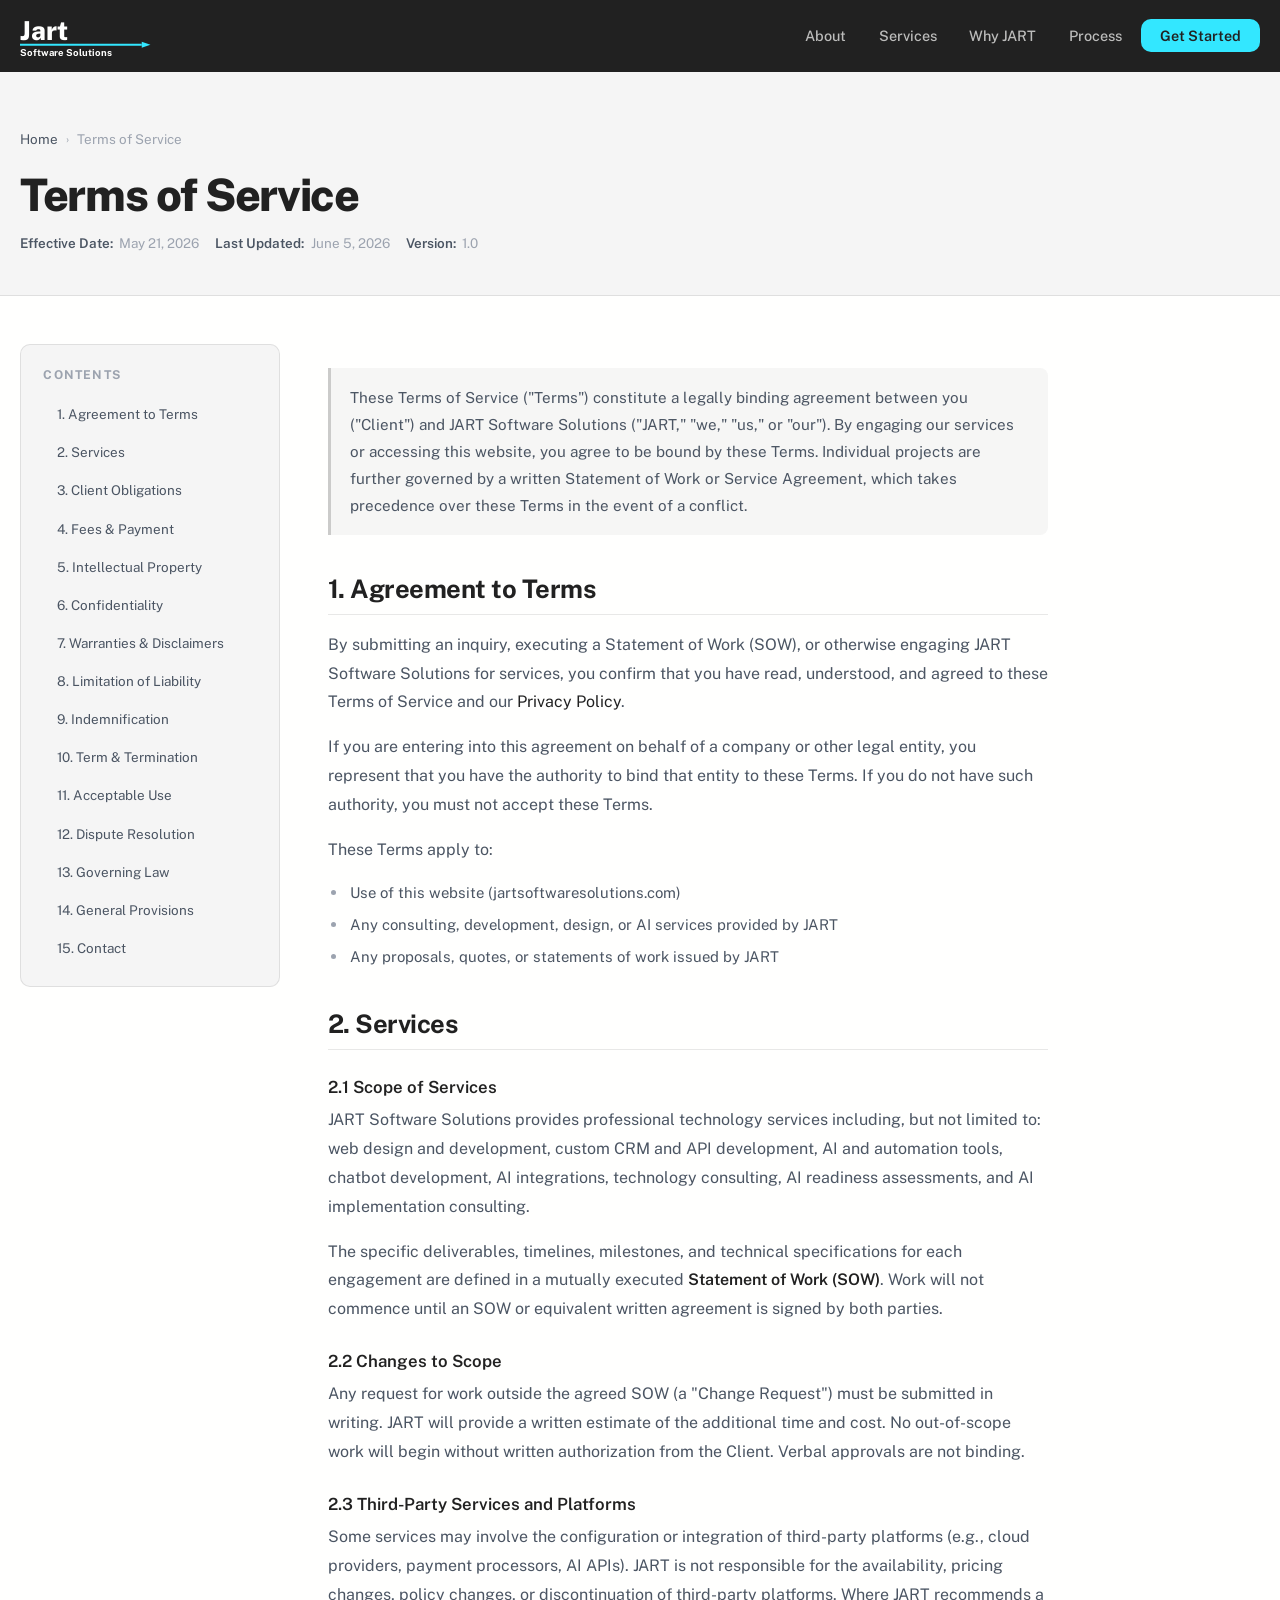
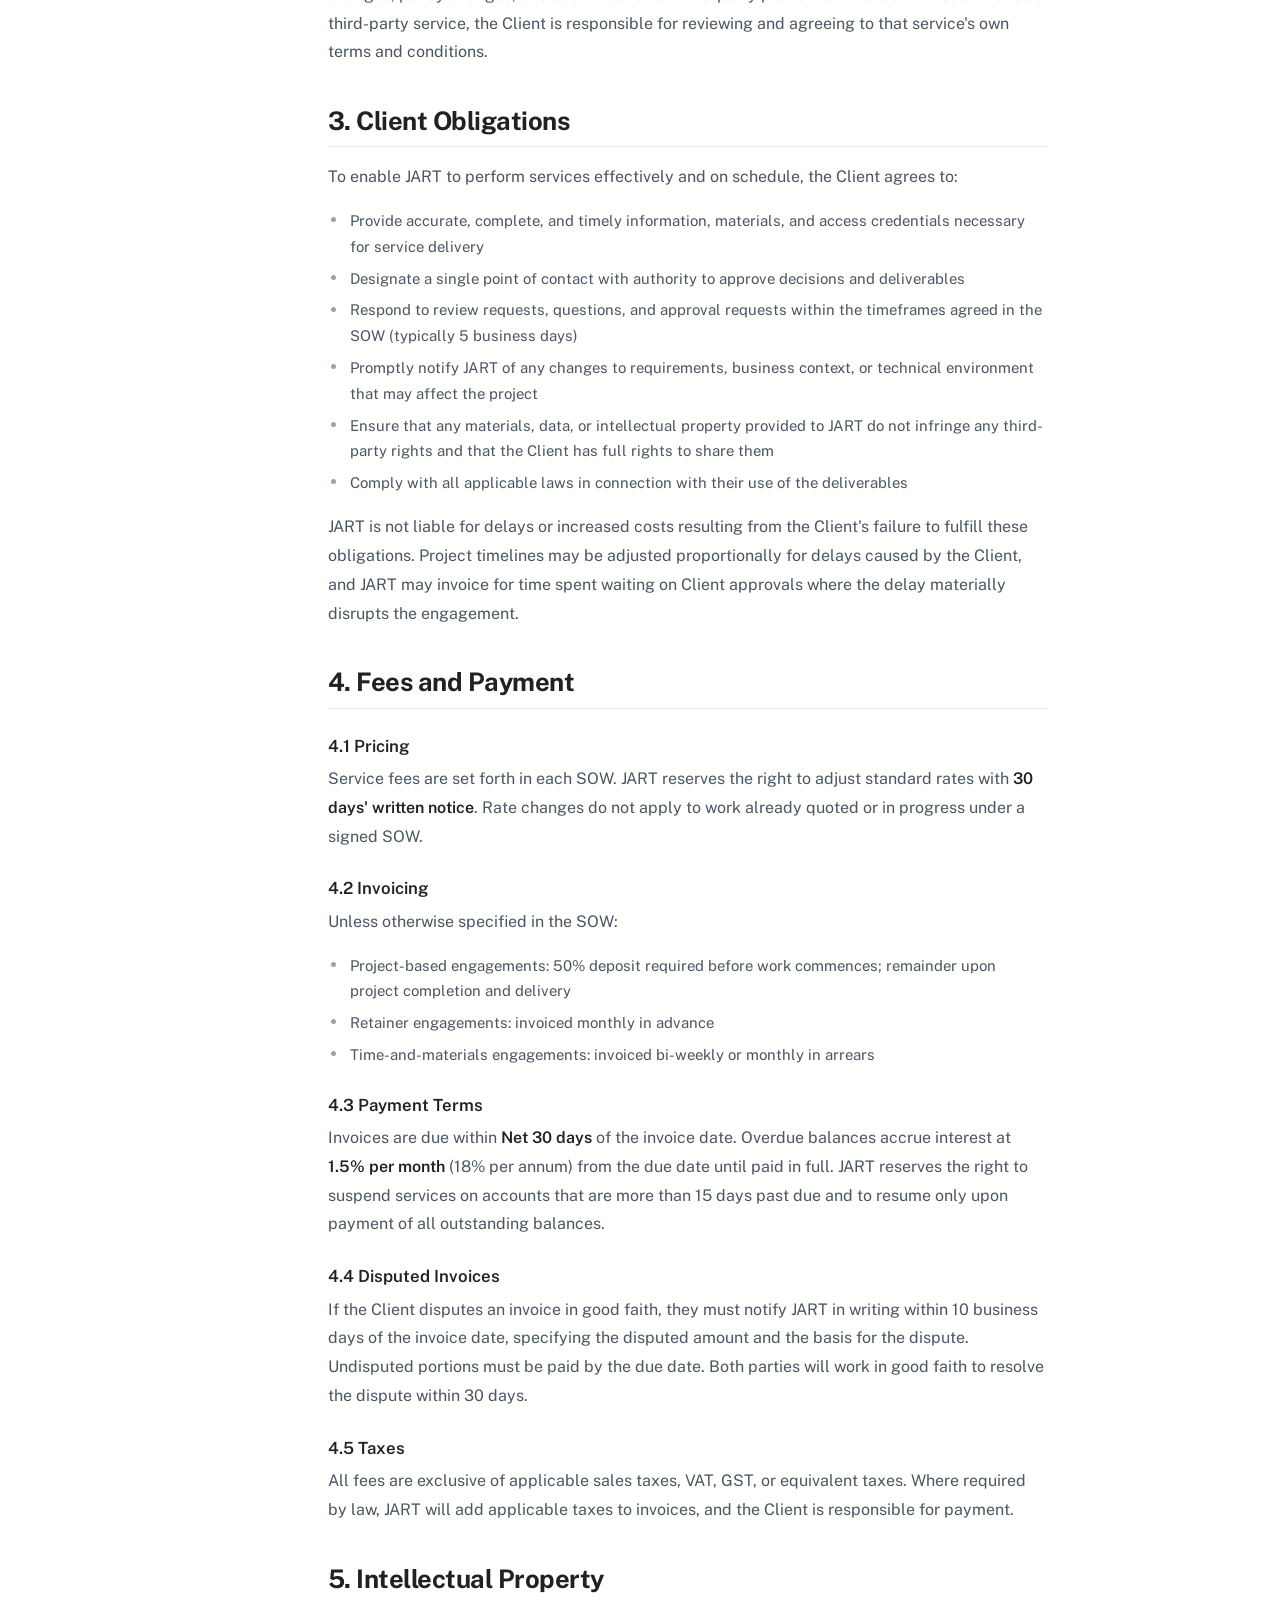
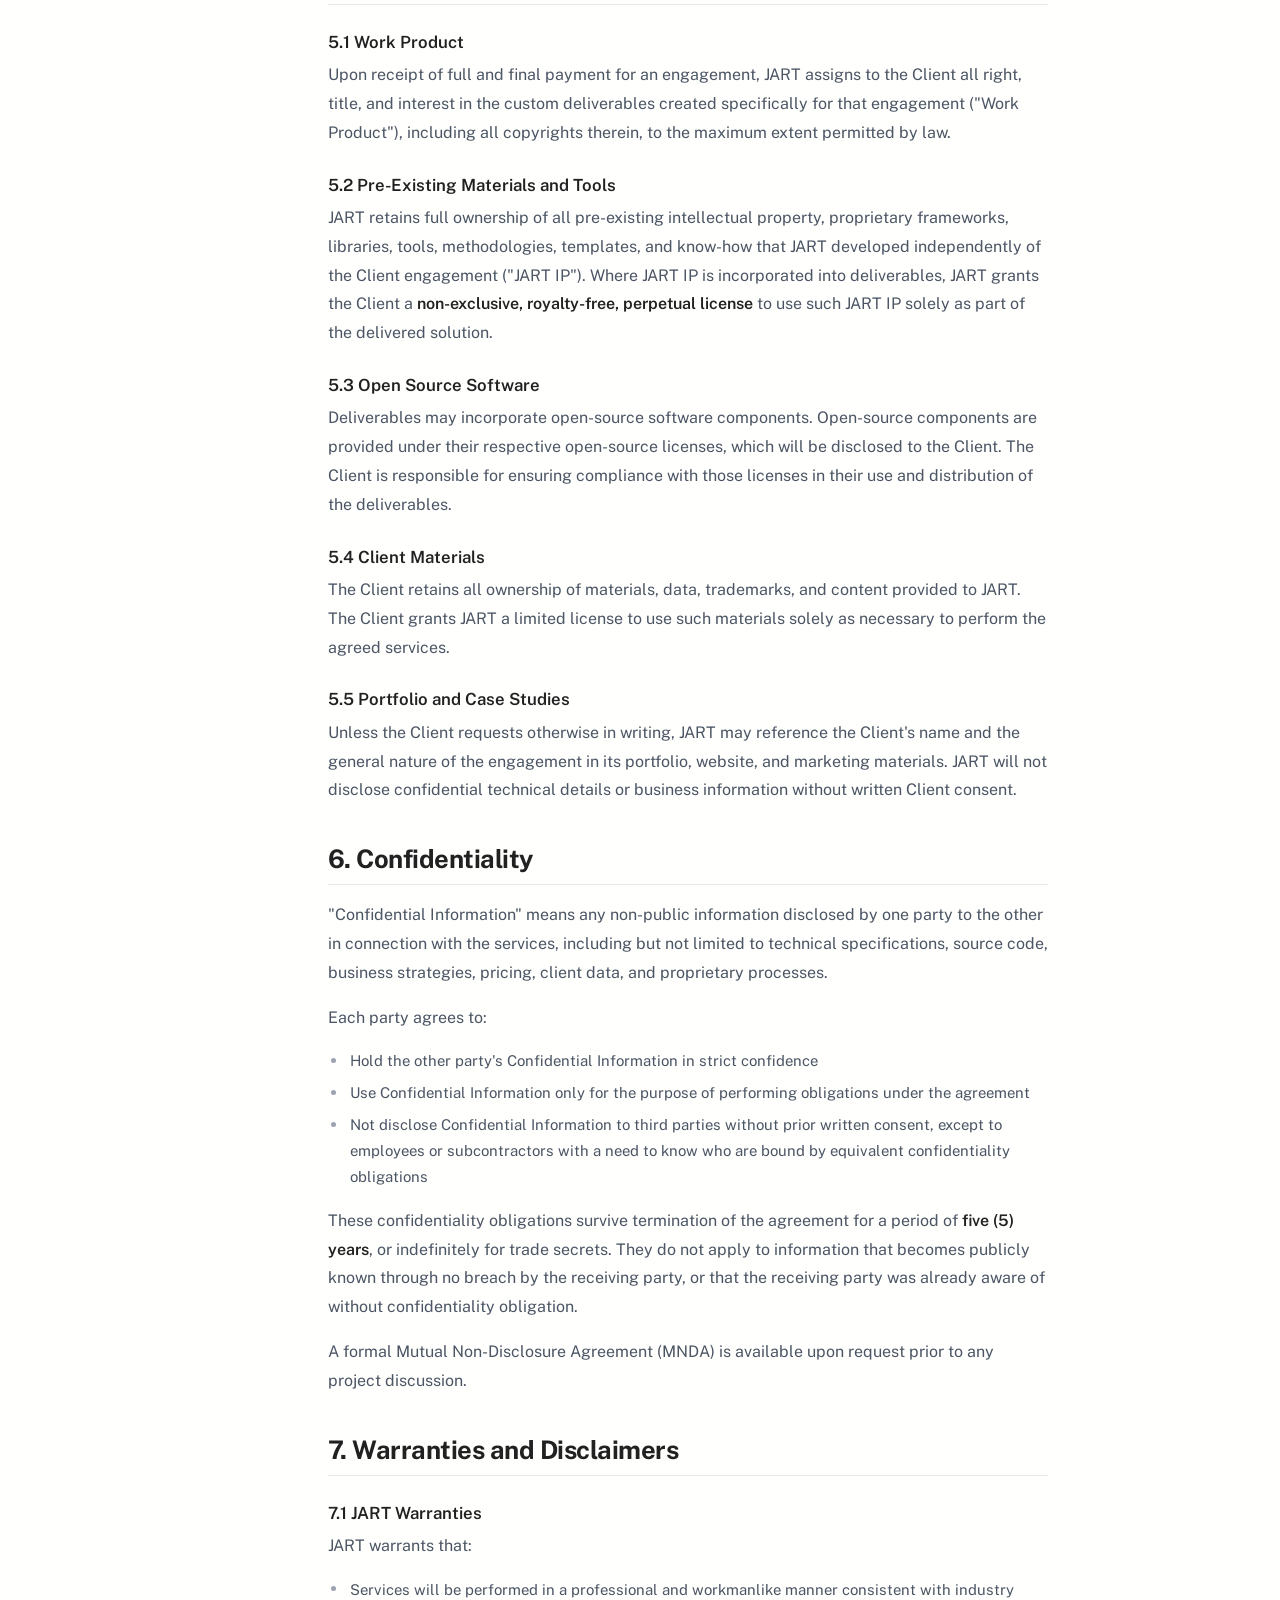
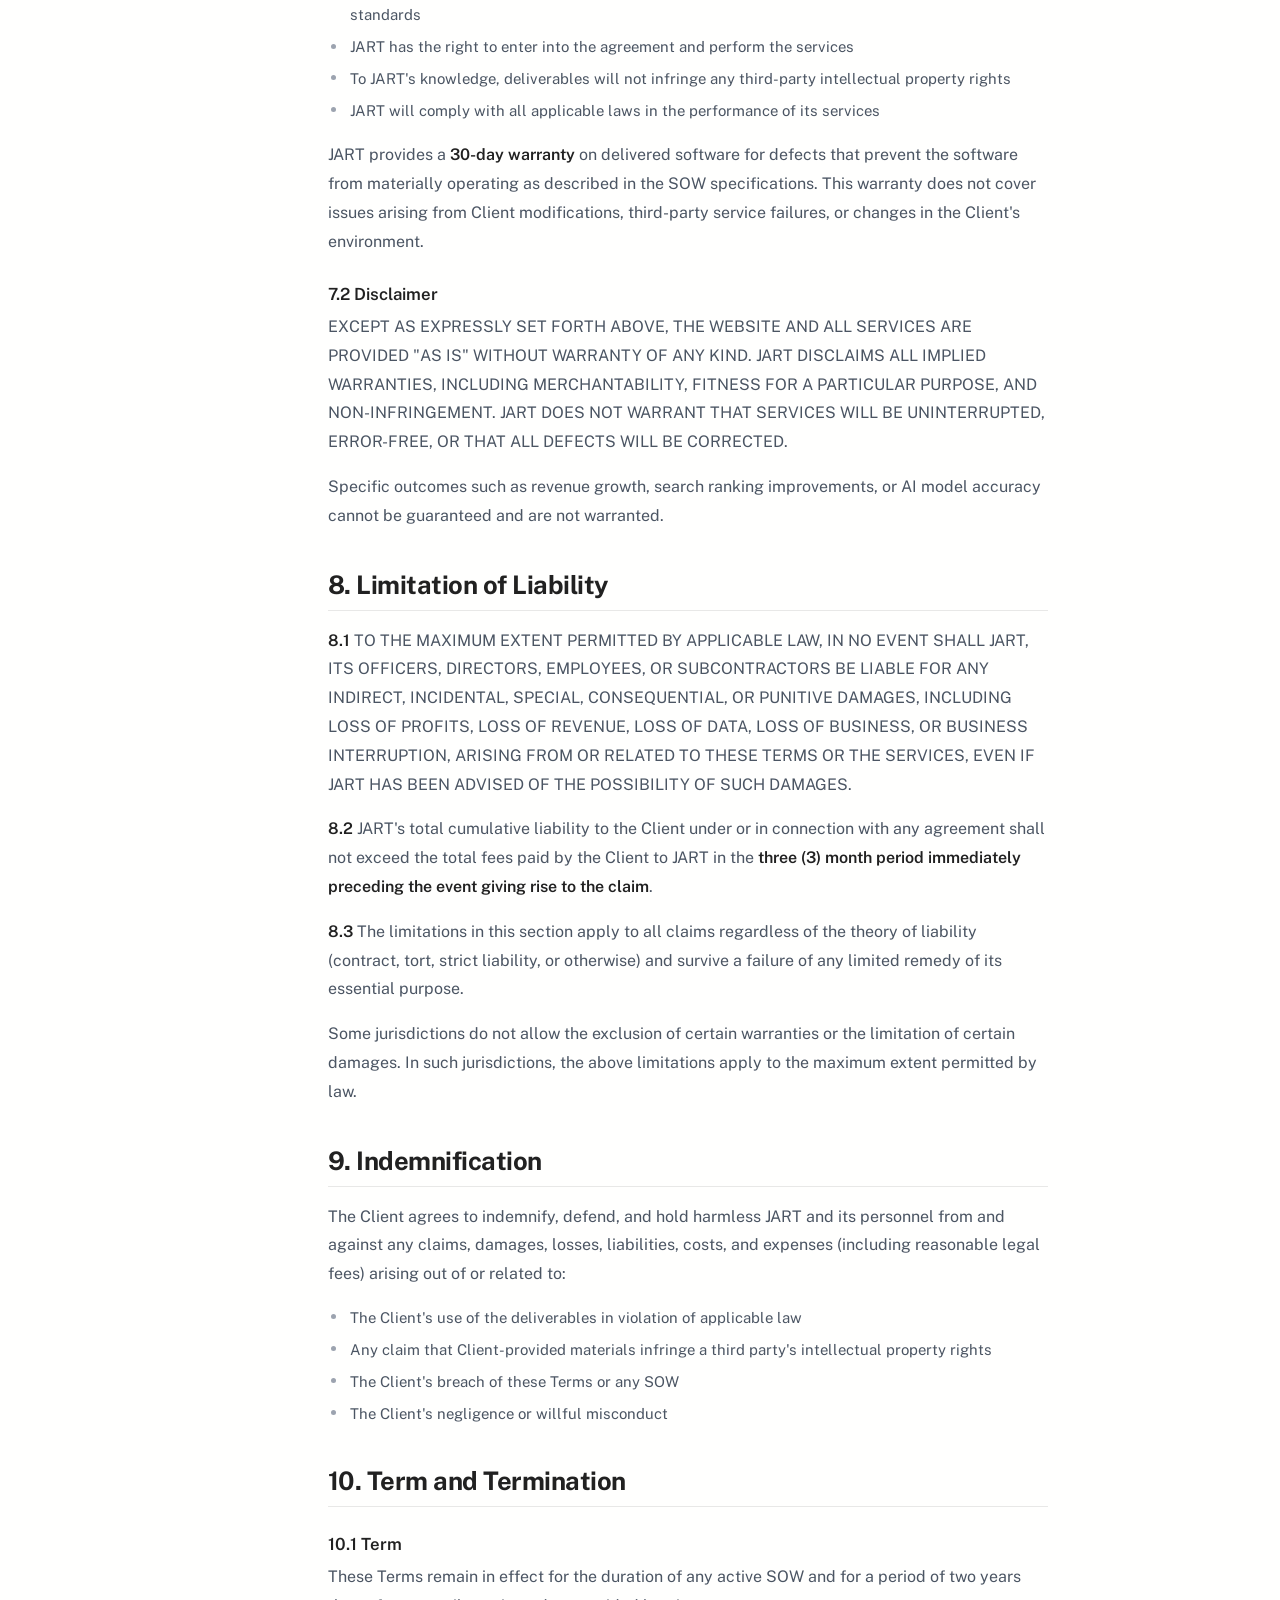
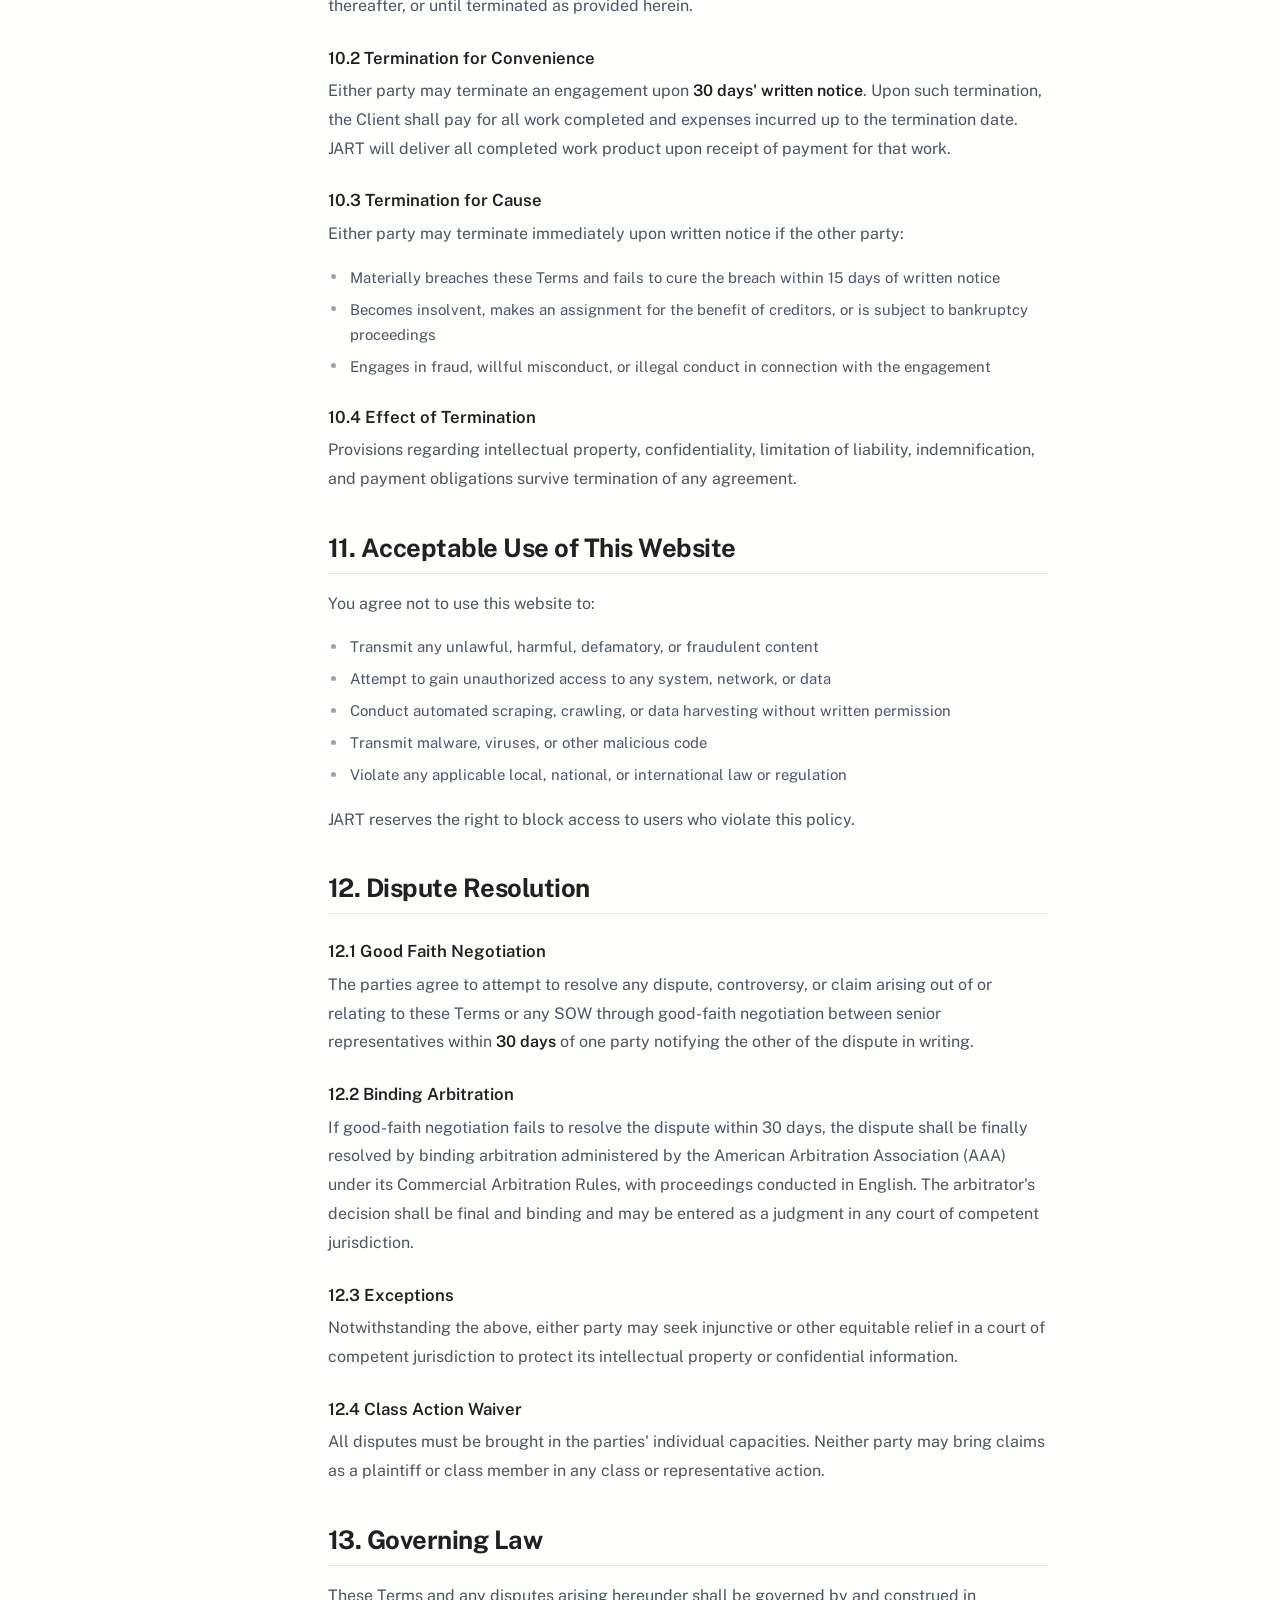
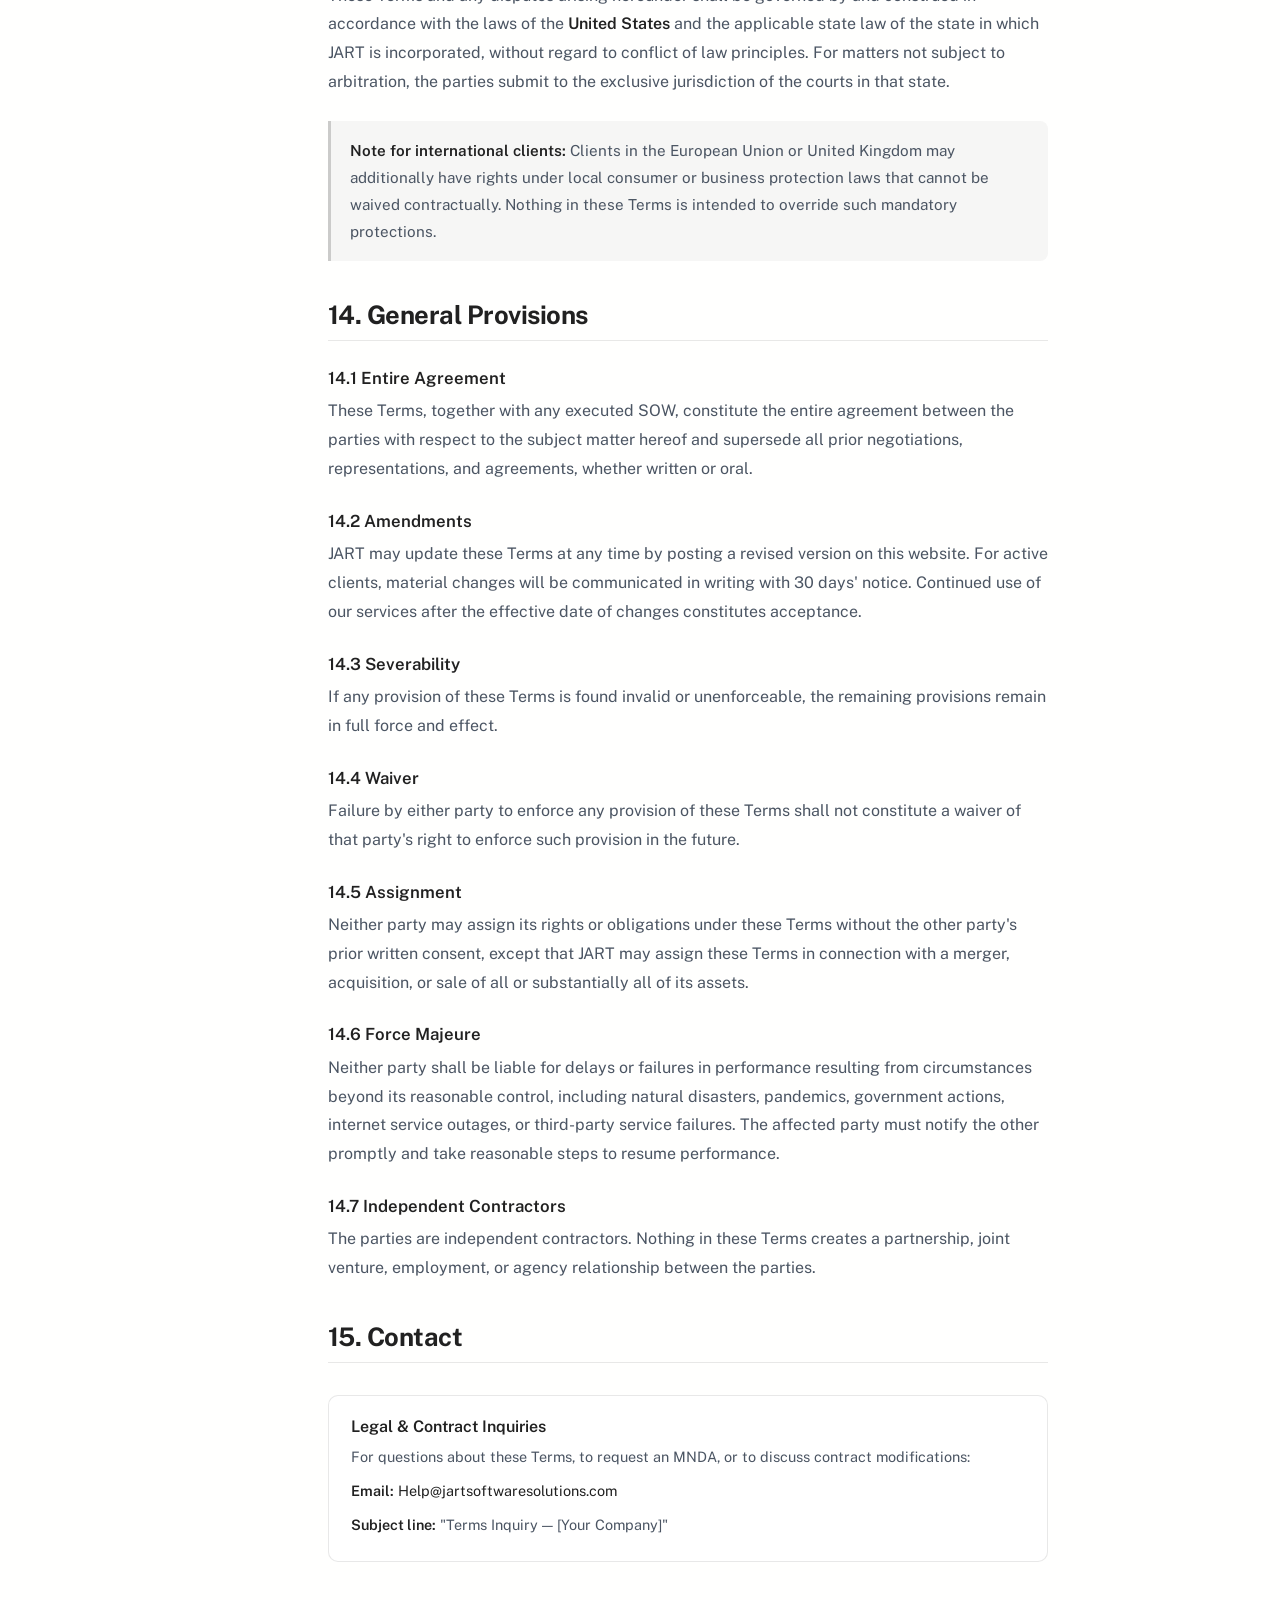
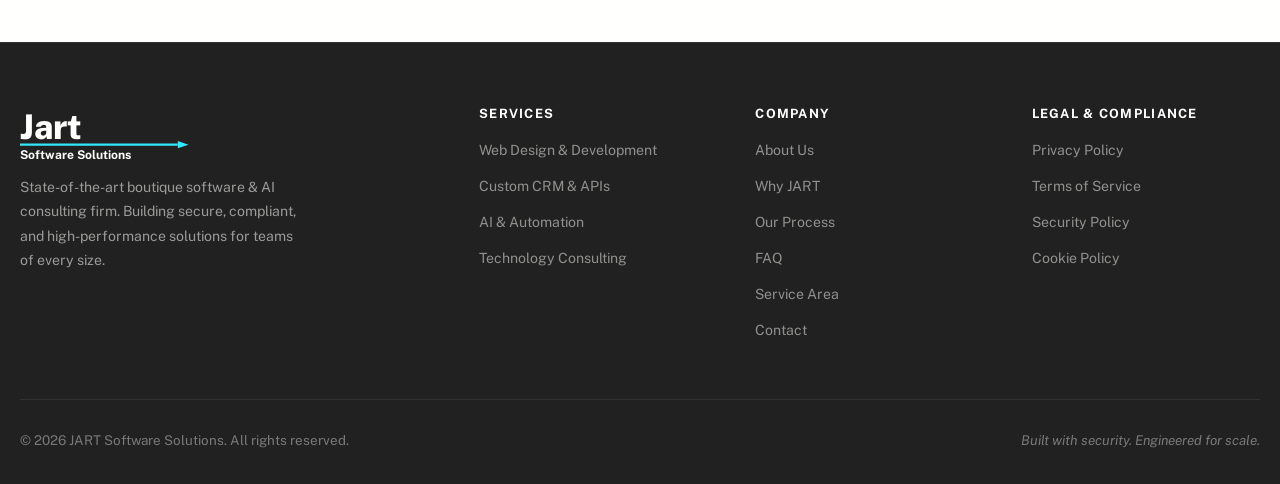
<file: terms-of-service.html>
<!DOCTYPE html>
<html lang="en">
<head>
  <meta charset="UTF-8" />
  <meta name="viewport" content="width=device-width, initial-scale=1.0" />
  <meta name="description" content="JART Software Solutions Terms of Service — the agreement governing use of our software development, AI consulting, and technology services." />
  <meta name="robots" content="index, follow" />
  <link rel="canonical" href="https://jartsoftwaresolutions.com/terms-of-service.html" />
  <link rel="icon" href="favicon.svg" type="image/svg+xml" />
  <title>Terms of Service | JART Software Solutions</title>
  <link rel="preconnect" href="https://fonts.googleapis.com" />
  <link rel="preconnect" href="https://fonts.gstatic.com" crossorigin />
  <link href="https://fonts.googleapis.com/css2?family=Public+Sans:wght@400;500;600;700;800&display=swap" rel="stylesheet" />
  <link rel="stylesheet" href="css/styles.css" />
</head>
<body>
  <a href="#main-content" class="skip-link">Skip to main content</a>

  <header class="header" id="header">
    <nav class="nav container" aria-label="Main navigation">
            <a href="index.html" class="nav__logo" aria-label="JART Software Solutions home">
        <svg class="nav__logo-svg" width="152" height="46" viewBox="0 0 152 46"
           fill="none" xmlns="http://www.w3.org/2000/svg" aria-hidden="true">
        <text x="0" y="28" font-size="30" font-family="'Public Sans',Arial,sans-serif"
              font-weight="800" fill="#FFFFFE">Jart</text>
        <!-- cyan arrow underline -->
        <line x1="0" y1="33" x2="140" y2="33" stroke="#33E7FF" stroke-width="2.2"/>
        <polygon points="140,29.5 150,33 140,36.5" fill="#33E7FF"/>
        <text x="0" y="46" font-size="11" font-family="'Public Sans',Arial,sans-serif"
              font-weight="700" fill="#FFFFFE">Software Solutions</text>
      </svg>
      </a>
      <ul class="nav__links" id="navLinks" role="list">
        <li><a href="index.html#about"    class="nav__link">About</a></li>
        <li><a href="index.html#services" class="nav__link">Services</a></li>
        <li><a href="index.html#why-us"   class="nav__link">Why JART</a></li>
        <li><a href="index.html#process"  class="nav__link">Process</a></li>
        <li><a href="index.html#contact"  class="nav__link nav__link--cta">Get Started</a></li>
      </ul>
      <button class="nav__toggle" id="navToggle" aria-label="Toggle navigation menu" aria-expanded="false" aria-controls="navLinks">
        <span class="nav__toggle-bar"></span>
        <span class="nav__toggle-bar"></span>
        <span class="nav__toggle-bar"></span>
      </button>
    </nav>
  </header>

  <main id="main-content">
    <section class="legal-hero">
      <div class="container">
        <nav class="legal-breadcrumb" aria-label="Breadcrumb">
          <a href="index.html">Home</a>
          <span class="legal-breadcrumb__sep" aria-hidden="true">›</span>
          <span aria-current="page">Terms of Service</span>
        </nav>
        <h1 class="legal-hero__title">Terms of Service</h1>
        <div class="legal-hero__meta">
          <span><strong>Effective Date:</strong> May 21, 2026</span>
          <span><strong>Last Updated:</strong> June 5, 2026</span>
          <span><strong>Version:</strong> 1.0</span>
        </div>
      </div>
    </section>

    <div class="legal-body">
      <div class="container">
        <div class="legal-layout">

          <aside class="legal-toc" aria-label="Table of contents">
            <p class="legal-toc__title" aria-hidden="true">Contents</p>
            <button class="legal-toc__toggle" aria-expanded="false" aria-controls="tocList">
              <span>Contents</span>
              <svg class="legal-toc__toggle-icon" width="16" height="16" viewBox="0 0 24 24" fill="none" stroke="currentColor" stroke-width="2" aria-hidden="true"><polyline points="6 9 12 15 18 9"/></svg>
            </button>
            <ul class="legal-toc__list" id="tocList" role="list">
              <li><a href="#agreement"          class="legal-toc__link">1. Agreement to Terms</a></li>
              <li><a href="#services"           class="legal-toc__link">2. Services</a></li>
              <li><a href="#client-obligations" class="legal-toc__link">3. Client Obligations</a></li>
              <li><a href="#fees-payment"       class="legal-toc__link">4. Fees &amp; Payment</a></li>
              <li><a href="#intellectual-prop"  class="legal-toc__link">5. Intellectual Property</a></li>
              <li><a href="#confidentiality"    class="legal-toc__link">6. Confidentiality</a></li>
              <li><a href="#warranties"         class="legal-toc__link">7. Warranties &amp; Disclaimers</a></li>
              <li><a href="#liability"          class="legal-toc__link">8. Limitation of Liability</a></li>
              <li><a href="#indemnification"    class="legal-toc__link">9. Indemnification</a></li>
              <li><a href="#termination"        class="legal-toc__link">10. Term &amp; Termination</a></li>
              <li><a href="#acceptable-use"     class="legal-toc__link">11. Acceptable Use</a></li>
              <li><a href="#dispute"            class="legal-toc__link">12. Dispute Resolution</a></li>
              <li><a href="#governing-law"      class="legal-toc__link">13. Governing Law</a></li>
              <li><a href="#general"            class="legal-toc__link">14. General Provisions</a></li>
              <li><a href="#contact-tos"        class="legal-toc__link">15. Contact</a></li>
            </ul>
          </aside>

          <div class="legal-content">

            <div class="legal-note">
              <p>These Terms of Service ("Terms") constitute a legally binding agreement between you ("Client") and JART Software Solutions ("JART," "we," "us," or "our"). By engaging our services or accessing this website, you agree to be bound by these Terms. Individual projects are further governed by a written Statement of Work or Service Agreement, which takes precedence over these Terms in the event of a conflict.</p>
            </div>

            <h2 id="agreement">1. Agreement to Terms</h2>
            <p>By submitting an inquiry, executing a Statement of Work (SOW), or otherwise engaging JART Software Solutions for services, you confirm that you have read, understood, and agreed to these Terms of Service and our <a href="privacy-policy.html">Privacy Policy</a>.</p>
            <p>If you are entering into this agreement on behalf of a company or other legal entity, you represent that you have the authority to bind that entity to these Terms. If you do not have such authority, you must not accept these Terms.</p>
            <p>These Terms apply to:</p>
            <ul>
              <li>Use of this website (jartsoftwaresolutions.com)</li>
              <li>Any consulting, development, design, or AI services provided by JART</li>
              <li>Any proposals, quotes, or statements of work issued by JART</li>
            </ul>

            <h2 id="services">2. Services</h2>
            <h3>2.1 Scope of Services</h3>
            <p>JART Software Solutions provides professional technology services including, but not limited to: web design and development, custom CRM and API development, AI and automation tools, chatbot development, AI integrations, technology consulting, AI readiness assessments, and AI implementation consulting.</p>
            <p>The specific deliverables, timelines, milestones, and technical specifications for each engagement are defined in a mutually executed <strong>Statement of Work (SOW)</strong>. Work will not commence until an SOW or equivalent written agreement is signed by both parties.</p>

            <h3>2.2 Changes to Scope</h3>
            <p>Any request for work outside the agreed SOW (a "Change Request") must be submitted in writing. JART will provide a written estimate of the additional time and cost. No out-of-scope work will begin without written authorization from the Client. Verbal approvals are not binding.</p>

            <h3>2.3 Third-Party Services and Platforms</h3>
            <p>Some services may involve the configuration or integration of third-party platforms (e.g., cloud providers, payment processors, AI APIs). JART is not responsible for the availability, pricing changes, policy changes, or discontinuation of third-party platforms. Where JART recommends a third-party service, the Client is responsible for reviewing and agreeing to that service's own terms and conditions.</p>

            <h2 id="client-obligations">3. Client Obligations</h2>
            <p>To enable JART to perform services effectively and on schedule, the Client agrees to:</p>
            <ul>
              <li>Provide accurate, complete, and timely information, materials, and access credentials necessary for service delivery</li>
              <li>Designate a single point of contact with authority to approve decisions and deliverables</li>
              <li>Respond to review requests, questions, and approval requests within the timeframes agreed in the SOW (typically 5 business days)</li>
              <li>Promptly notify JART of any changes to requirements, business context, or technical environment that may affect the project</li>
              <li>Ensure that any materials, data, or intellectual property provided to JART do not infringe any third-party rights and that the Client has full rights to share them</li>
              <li>Comply with all applicable laws in connection with their use of the deliverables</li>
            </ul>
            <p>JART is not liable for delays or increased costs resulting from the Client's failure to fulfill these obligations. Project timelines may be adjusted proportionally for delays caused by the Client, and JART may invoice for time spent waiting on Client approvals where the delay materially disrupts the engagement.</p>

            <h2 id="fees-payment">4. Fees and Payment</h2>
            <h3>4.1 Pricing</h3>
            <p>Service fees are set forth in each SOW. JART reserves the right to adjust standard rates with <strong>30 days' written notice</strong>. Rate changes do not apply to work already quoted or in progress under a signed SOW.</p>

            <h3>4.2 Invoicing</h3>
            <p>Unless otherwise specified in the SOW:</p>
            <ul>
              <li>Project-based engagements: 50% deposit required before work commences; remainder upon project completion and delivery</li>
              <li>Retainer engagements: invoiced monthly in advance</li>
              <li>Time-and-materials engagements: invoiced bi-weekly or monthly in arrears</li>
            </ul>

            <h3>4.3 Payment Terms</h3>
            <p>Invoices are due within <strong>Net 30 days</strong> of the invoice date. Overdue balances accrue interest at <strong>1.5% per month</strong> (18% per annum) from the due date until paid in full. JART reserves the right to suspend services on accounts that are more than 15 days past due and to resume only upon payment of all outstanding balances.</p>

            <h3>4.4 Disputed Invoices</h3>
            <p>If the Client disputes an invoice in good faith, they must notify JART in writing within 10 business days of the invoice date, specifying the disputed amount and the basis for the dispute. Undisputed portions must be paid by the due date. Both parties will work in good faith to resolve the dispute within 30 days.</p>

            <h3>4.5 Taxes</h3>
            <p>All fees are exclusive of applicable sales taxes, VAT, GST, or equivalent taxes. Where required by law, JART will add applicable taxes to invoices, and the Client is responsible for payment.</p>

            <h2 id="intellectual-prop">5. Intellectual Property</h2>
            <h3>5.1 Work Product</h3>
            <p>Upon receipt of full and final payment for an engagement, JART assigns to the Client all right, title, and interest in the custom deliverables created specifically for that engagement ("Work Product"), including all copyrights therein, to the maximum extent permitted by law.</p>

            <h3>5.2 Pre-Existing Materials and Tools</h3>
            <p>JART retains full ownership of all pre-existing intellectual property, proprietary frameworks, libraries, tools, methodologies, templates, and know-how that JART developed independently of the Client engagement ("JART IP"). Where JART IP is incorporated into deliverables, JART grants the Client a <strong>non-exclusive, royalty-free, perpetual license</strong> to use such JART IP solely as part of the delivered solution.</p>

            <h3>5.3 Open Source Software</h3>
            <p>Deliverables may incorporate open-source software components. Open-source components are provided under their respective open-source licenses, which will be disclosed to the Client. The Client is responsible for ensuring compliance with those licenses in their use and distribution of the deliverables.</p>

            <h3>5.4 Client Materials</h3>
            <p>The Client retains all ownership of materials, data, trademarks, and content provided to JART. The Client grants JART a limited license to use such materials solely as necessary to perform the agreed services.</p>

            <h3>5.5 Portfolio and Case Studies</h3>
            <p>Unless the Client requests otherwise in writing, JART may reference the Client's name and the general nature of the engagement in its portfolio, website, and marketing materials. JART will not disclose confidential technical details or business information without written Client consent.</p>

            <h2 id="confidentiality">6. Confidentiality</h2>
            <p>"Confidential Information" means any non-public information disclosed by one party to the other in connection with the services, including but not limited to technical specifications, source code, business strategies, pricing, client data, and proprietary processes.</p>
            <p>Each party agrees to:</p>
            <ul>
              <li>Hold the other party's Confidential Information in strict confidence</li>
              <li>Use Confidential Information only for the purpose of performing obligations under the agreement</li>
              <li>Not disclose Confidential Information to third parties without prior written consent, except to employees or subcontractors with a need to know who are bound by equivalent confidentiality obligations</li>
            </ul>
            <p>These confidentiality obligations survive termination of the agreement for a period of <strong>five (5) years</strong>, or indefinitely for trade secrets. They do not apply to information that becomes publicly known through no breach by the receiving party, or that the receiving party was already aware of without confidentiality obligation.</p>
            <p>A formal Mutual Non-Disclosure Agreement (MNDA) is available upon request prior to any project discussion.</p>

            <h2 id="warranties">7. Warranties and Disclaimers</h2>
            <h3>7.1 JART Warranties</h3>
            <p>JART warrants that:</p>
            <ul>
              <li>Services will be performed in a professional and workmanlike manner consistent with industry standards</li>
              <li>JART has the right to enter into the agreement and perform the services</li>
              <li>To JART's knowledge, deliverables will not infringe any third-party intellectual property rights</li>
              <li>JART will comply with all applicable laws in the performance of its services</li>
            </ul>
            <p>JART provides a <strong>30-day warranty</strong> on delivered software for defects that prevent the software from materially operating as described in the SOW specifications. This warranty does not cover issues arising from Client modifications, third-party service failures, or changes in the Client's environment.</p>

            <h3>7.2 Disclaimer</h3>
            <p>EXCEPT AS EXPRESSLY SET FORTH ABOVE, THE WEBSITE AND ALL SERVICES ARE PROVIDED "AS IS" WITHOUT WARRANTY OF ANY KIND. JART DISCLAIMS ALL IMPLIED WARRANTIES, INCLUDING MERCHANTABILITY, FITNESS FOR A PARTICULAR PURPOSE, AND NON-INFRINGEMENT. JART DOES NOT WARRANT THAT SERVICES WILL BE UNINTERRUPTED, ERROR-FREE, OR THAT ALL DEFECTS WILL BE CORRECTED.</p>
            <p>Specific outcomes such as revenue growth, search ranking improvements, or AI model accuracy cannot be guaranteed and are not warranted.</p>

            <h2 id="liability">8. Limitation of Liability</h2>
            <p><strong>8.1</strong> TO THE MAXIMUM EXTENT PERMITTED BY APPLICABLE LAW, IN NO EVENT SHALL JART, ITS OFFICERS, DIRECTORS, EMPLOYEES, OR SUBCONTRACTORS BE LIABLE FOR ANY INDIRECT, INCIDENTAL, SPECIAL, CONSEQUENTIAL, OR PUNITIVE DAMAGES, INCLUDING LOSS OF PROFITS, LOSS OF REVENUE, LOSS OF DATA, LOSS OF BUSINESS, OR BUSINESS INTERRUPTION, ARISING FROM OR RELATED TO THESE TERMS OR THE SERVICES, EVEN IF JART HAS BEEN ADVISED OF THE POSSIBILITY OF SUCH DAMAGES.</p>
            <p><strong>8.2</strong> JART's total cumulative liability to the Client under or in connection with any agreement shall not exceed the total fees paid by the Client to JART in the <strong>three (3) month period immediately preceding the event giving rise to the claim</strong>.</p>
            <p><strong>8.3</strong> The limitations in this section apply to all claims regardless of the theory of liability (contract, tort, strict liability, or otherwise) and survive a failure of any limited remedy of its essential purpose.</p>
            <p>Some jurisdictions do not allow the exclusion of certain warranties or the limitation of certain damages. In such jurisdictions, the above limitations apply to the maximum extent permitted by law.</p>

            <h2 id="indemnification">9. Indemnification</h2>
            <p>The Client agrees to indemnify, defend, and hold harmless JART and its personnel from and against any claims, damages, losses, liabilities, costs, and expenses (including reasonable legal fees) arising out of or related to:</p>
            <ul>
              <li>The Client's use of the deliverables in violation of applicable law</li>
              <li>Any claim that Client-provided materials infringe a third party's intellectual property rights</li>
              <li>The Client's breach of these Terms or any SOW</li>
              <li>The Client's negligence or willful misconduct</li>
            </ul>

            <h2 id="termination">10. Term and Termination</h2>
            <h3>10.1 Term</h3>
            <p>These Terms remain in effect for the duration of any active SOW and for a period of two years thereafter, or until terminated as provided herein.</p>

            <h3>10.2 Termination for Convenience</h3>
            <p>Either party may terminate an engagement upon <strong>30 days' written notice</strong>. Upon such termination, the Client shall pay for all work completed and expenses incurred up to the termination date. JART will deliver all completed work product upon receipt of payment for that work.</p>

            <h3>10.3 Termination for Cause</h3>
            <p>Either party may terminate immediately upon written notice if the other party:</p>
            <ul>
              <li>Materially breaches these Terms and fails to cure the breach within 15 days of written notice</li>
              <li>Becomes insolvent, makes an assignment for the benefit of creditors, or is subject to bankruptcy proceedings</li>
              <li>Engages in fraud, willful misconduct, or illegal conduct in connection with the engagement</li>
            </ul>

            <h3>10.4 Effect of Termination</h3>
            <p>Provisions regarding intellectual property, confidentiality, limitation of liability, indemnification, and payment obligations survive termination of any agreement.</p>

            <h2 id="acceptable-use">11. Acceptable Use of This Website</h2>
            <p>You agree not to use this website to:</p>
            <ul>
              <li>Transmit any unlawful, harmful, defamatory, or fraudulent content</li>
              <li>Attempt to gain unauthorized access to any system, network, or data</li>
              <li>Conduct automated scraping, crawling, or data harvesting without written permission</li>
              <li>Transmit malware, viruses, or other malicious code</li>
              <li>Violate any applicable local, national, or international law or regulation</li>
            </ul>
            <p>JART reserves the right to block access to users who violate this policy.</p>

            <h2 id="dispute">12. Dispute Resolution</h2>
            <h3>12.1 Good Faith Negotiation</h3>
            <p>The parties agree to attempt to resolve any dispute, controversy, or claim arising out of or relating to these Terms or any SOW through good-faith negotiation between senior representatives within <strong>30 days</strong> of one party notifying the other of the dispute in writing.</p>

            <h3>12.2 Binding Arbitration</h3>
            <p>If good-faith negotiation fails to resolve the dispute within 30 days, the dispute shall be finally resolved by binding arbitration administered by the American Arbitration Association (AAA) under its Commercial Arbitration Rules, with proceedings conducted in English. The arbitrator's decision shall be final and binding and may be entered as a judgment in any court of competent jurisdiction.</p>

            <h3>12.3 Exceptions</h3>
            <p>Notwithstanding the above, either party may seek injunctive or other equitable relief in a court of competent jurisdiction to protect its intellectual property or confidential information.</p>

            <h3>12.4 Class Action Waiver</h3>
            <p>All disputes must be brought in the parties' individual capacities. Neither party may bring claims as a plaintiff or class member in any class or representative action.</p>

            <h2 id="governing-law">13. Governing Law</h2>
            <p>These Terms and any disputes arising hereunder shall be governed by and construed in accordance with the laws of the <strong>United States</strong> and the applicable state law of the state in which JART is incorporated, without regard to conflict of law principles. For matters not subject to arbitration, the parties submit to the exclusive jurisdiction of the courts in that state.</p>

            <div class="legal-note">
              <p><strong>Note for international clients:</strong> Clients in the European Union or United Kingdom may additionally have rights under local consumer or business protection laws that cannot be waived contractually. Nothing in these Terms is intended to override such mandatory protections.</p>
            </div>

            <h2 id="general">14. General Provisions</h2>
            <h3>14.1 Entire Agreement</h3>
            <p>These Terms, together with any executed SOW, constitute the entire agreement between the parties with respect to the subject matter hereof and supersede all prior negotiations, representations, and agreements, whether written or oral.</p>

            <h3>14.2 Amendments</h3>
            <p>JART may update these Terms at any time by posting a revised version on this website. For active clients, material changes will be communicated in writing with 30 days' notice. Continued use of our services after the effective date of changes constitutes acceptance.</p>

            <h3>14.3 Severability</h3>
            <p>If any provision of these Terms is found invalid or unenforceable, the remaining provisions remain in full force and effect.</p>

            <h3>14.4 Waiver</h3>
            <p>Failure by either party to enforce any provision of these Terms shall not constitute a waiver of that party's right to enforce such provision in the future.</p>

            <h3>14.5 Assignment</h3>
            <p>Neither party may assign its rights or obligations under these Terms without the other party's prior written consent, except that JART may assign these Terms in connection with a merger, acquisition, or sale of all or substantially all of its assets.</p>

            <h3>14.6 Force Majeure</h3>
            <p>Neither party shall be liable for delays or failures in performance resulting from circumstances beyond its reasonable control, including natural disasters, pandemics, government actions, internet service outages, or third-party service failures. The affected party must notify the other promptly and take reasonable steps to resume performance.</p>

            <h3>14.7 Independent Contractors</h3>
            <p>The parties are independent contractors. Nothing in these Terms creates a partnership, joint venture, employment, or agency relationship between the parties.</p>

            <h2 id="contact-tos">15. Contact</h2>
            <div class="legal-contact-box">
              <h3>Legal &amp; Contract Inquiries</h3>
              <p>For questions about these Terms, to request an MNDA, or to discuss contract modifications:</p>
              <p><strong>Email:</strong> <a href="mailto:Help@jartsoftwaresolutions.com">Help@jartsoftwaresolutions.com</a></p>
              <p><strong>Subject line:</strong> "Terms Inquiry — [Your Company]"</p>
            </div>

          </div>
        </div>
      </div>
    </div>
  </main>

  <footer class="footer" aria-label="Site footer">
    <div class="container">
      <div class="footer__grid">
        <div class="footer__brand">
          <a href="index.html" class="nav__logo footer__logo" aria-label="JART Software Solutions home">
            <svg class="footer__logo-svg" width="190" height="58" viewBox="0 0 190 58"
              fill="none" xmlns="http://www.w3.org/2000/svg" aria-hidden="true">
            <text x="0" y="36" font-size="38" font-family="'Public Sans',Arial,sans-serif"
                  font-weight="800" fill="#FFFFFE">Jart</text>
            <!-- cyan arrow underline -->
            <line x1="0" y1="42" x2="176" y2="42" stroke="#33E7FF" stroke-width="2.5"/>
            <polygon points="176,38 188,42 176,46" fill="#33E7FF"/>
            <text x="0" y="58" font-size="13.5" font-family="'Public Sans',Arial,sans-serif"
                  font-weight="700" fill="#FFFFFE">Software Solutions</text>
          </svg>
          </a>
          <p class="footer__tagline-text">State-of-the-art boutique software &amp; AI consulting firm. Building secure, compliant, and high-performance solutions for teams of every size.</p>
        </div>
        <div class="footer__col">
          <h4 class="footer__col-title">Services</h4>
          <ul class="footer__links" role="list">
            <li><a href="index.html#services" class="footer__link">Web Design &amp; Development</a></li>
            <li><a href="index.html#services" class="footer__link">Custom CRM &amp; APIs</a></li>
            <li><a href="index.html#services" class="footer__link">AI &amp; Automation</a></li>
            <li><a href="index.html#services" class="footer__link">Technology Consulting</a></li>
          </ul>
        </div>
        <div class="footer__col">
          <h4 class="footer__col-title">Company</h4>
          <ul class="footer__links" role="list">
            <li><a href="index.html#about"   class="footer__link">About Us</a></li>
            <li><a href="index.html#why-us"  class="footer__link">Why JART</a></li>
            <li><a href="index.html#process" class="footer__link">Our Process</a></li>
            <li><a href="index.html#faq"     class="footer__link">FAQ</a></li>
            <li><a href="index.html#service-area" class="footer__link">Service Area</a></li>
            <li><a href="index.html#contact" class="footer__link">Contact</a></li>
          </ul>
        </div>
        <div class="footer__col">
          <h4 class="footer__col-title">Legal &amp; Compliance</h4>
          <ul class="footer__links" role="list">
            <li><a href="privacy-policy.html"   class="footer__link">Privacy Policy</a></li>
            <li><a href="terms-of-service.html" class="footer__link">Terms of Service</a></li>
            <li><a href="security-policy.html"  class="footer__link">Security Policy</a></li>
            <li><a href="cookie-policy.html"    class="footer__link">Cookie Policy</a></li>
          </ul>
        </div>
      </div>
      <div class="footer__bottom">
        <p>&copy; <span id="copyrightYear"></span> JART Software Solutions. All rights reserved.</p>
        <p class="footer__bottom-tagline">Built with security. Engineered for scale.</p>
      </div>
    </div>
  </footer>

  <button class="back-to-top" aria-label="Back to top" aria-hidden="true">
    <svg width="20" height="20" viewBox="0 0 24 24" fill="none" stroke="currentColor" stroke-width="2.5" aria-hidden="true"><polyline points="18 15 12 9 6 15"/></svg>
  </button>

  <script src="js/main.js" defer></script>
</body>
</html>
</file>
<file: css/styles.css>
/* ============================================================
   JART Software Solutions — styles.css
   Design system: Light mode 60/30/10 — Base / Structure / Accent
   ============================================================ */

/* ── RESET ─────────────────────────────────────────────────── */
*, *::before, *::after { box-sizing: border-box; margin: 0; padding: 0; }
html { scroll-behavior: smooth; font-size: 16px; -webkit-text-size-adjust: 100%; }
body { font-family: 'Public Sans', system-ui, sans-serif; background: var(--color-base); color: var(--text-primary); line-height: 1.65; overflow-x: hidden; }
img, svg { display: block; max-width: 100%; }
a { color: inherit; text-decoration: none; }
ul, ol { list-style: none; }
button { cursor: pointer; font-family: inherit; border: none; background: none; }
abbr { text-decoration: none; cursor: help; }
input, select, textarea { font-family: inherit; }

/* ── CSS CUSTOM PROPERTIES ──────────────────────────────────── */
:root {
  /* 60 / 30 / 10 Brand Tokens */
  --color-base:      #FFFFFE;   /* 60% — page canvas, cards, inputs */
  --color-structure: #212121;   /* 30% — nav, body text, dark sections */
  --color-accent:    #33E7FF;   /* 10% — CTAs only: buttons, focus rings, active links */

  /* Surface tones (derived from base) */
  --color-surface:   #F5F5F5;
  --color-card:      #FFFFFF;
  --color-card-hover:#FAFAFA;

  /* Text */
  --text-primary:    #212121;
  --text-secondary:  #4B5563;
  --text-muted:      #9CA3AF;
  --text-on-dark:    #FFFFFE;
  --text-on-accent:  #212121;

  /* Borders */
  --border:          rgba(33, 33, 33, 0.10);
  --border-hover:    rgba(33, 33, 33, 0.22);
  --border-subtle:   rgba(33, 33, 33, 0.06);

  /* Shadows */
  --shadow-card:     0 2px 16px rgba(33, 33, 33, 0.08);
  --shadow-elevated: 0 8px 32px rgba(33, 33, 33, 0.12);

  /* Layout */
  --container:   1240px;
  --section-gap: 7.5rem;
  --radius:      10px;
  --radius-lg:   18px;

  /* Typography */
  --font: 'Public Sans', system-ui, sans-serif;

  /* Transitions */
  --ease: cubic-bezier(0.4, 0, 0.2, 1);
  --transition: 0.25s var(--ease);
}

/* ── TYPOGRAPHY ─────────────────────────────────────────────── */
h1, h2, h3, h4 {
  font-family: 'Public Sans', system-ui, sans-serif;
  line-height: 1.12;
  font-weight: 700;
  color: var(--text-primary);
}
h1 { font-size: clamp(2.8rem, 5vw, 4.4rem); font-weight: 800; letter-spacing: -0.03em; }
h2 { font-size: clamp(2rem, 3.5vw, 2.9rem); letter-spacing: -0.02em; }
h3 { font-size: clamp(1.05rem, 2vw, 1.25rem); }
h4 { font-size: 0.95rem; font-weight: 600; letter-spacing: 0.005em; }
p  { color: var(--text-secondary); line-height: 1.75; }

/* Replaces .gradient-text — italic emphasis, no color change */
.text-emphasis,
.gradient-text {
  color: var(--text-primary);
  font-style: italic;
}

/* ── LAYOUT ─────────────────────────────────────────────────── */
.container {
  width: min(var(--container), 100% - 2.5rem);
  margin-inline: auto;
}
.section { padding-block: var(--section-gap); }

.section__header {
  text-align: center;
  max-width: 700px;
  margin-inline: auto;
  margin-bottom: 3.5rem;
}
.section__title  { margin-bottom: 1.1rem; }
.section__subtitle { font-size: 1.1rem; line-height: 1.75; color: var(--text-secondary); max-width: 560px; margin-inline: auto; }

.section__tag {
  display: inline-block;
  font-size: 0.72rem;
  font-weight: 500;
  letter-spacing: 0.14em;
  text-transform: uppercase;
  color: var(--text-secondary);
  background: transparent;
  border: 1px solid rgba(33, 33, 33, 0.18);
  padding: 0.3rem 0.85rem;
  border-radius: 100px;
  margin-bottom: 1.1rem;
}
/* Section tag on dark section backgrounds */
.section__tag--on-dark {
  background: rgba(255, 255, 255, 0.10);
  border-color: rgba(255, 255, 255, 0.25);
  color: var(--text-on-dark);
}

/* ── BUTTONS ────────────────────────────────────────────────── */
.btn {
  display: inline-flex;
  align-items: center;
  gap: 0.4rem;
  padding: 0.85rem 2rem;
  border-radius: var(--radius);
  font-size: 0.9rem;
  font-weight: 600;
  letter-spacing: 0.02em;
  transition: all var(--transition);
  white-space: nowrap;
  position: relative;
  overflow: hidden;
}
.btn--primary {
  background: var(--color-accent);
  color: var(--text-on-accent);
  border: none;
}
.btn--primary:hover {
  transform: translateY(-2px);
  box-shadow: 0 6px 20px rgba(51, 231, 255, 0.35);
}
.btn--primary:active { transform: translateY(0); }
.btn--ghost {
  background: transparent;
  color: var(--text-primary);
  border: 1.5px solid var(--color-structure);
}
.btn--ghost:hover {
  background: var(--color-structure);
  color: var(--text-on-dark);
  transform: translateY(-2px);
}
/* Ghost variant for dark section backgrounds */
.btn--ghost-dark {
  background: transparent;
  color: var(--text-on-dark);
  border: 1.5px solid rgba(255, 255, 255, 0.4);
}
.btn--ghost-dark:hover {
  background: rgba(255, 255, 255, 0.1);
  border-color: rgba(255, 255, 255, 0.7);
}
.btn--full { width: 100%; justify-content: center; }

/* Loading spinner on button */
.btn__spinner { display: none; }
.btn.is-loading .btn__text    { display: none; }
.btn.is-loading .btn__spinner { display: flex; }

/* ── SCROLL REVEAL ──────────────────────────────────────────── */
.reveal {
  opacity: 0;
  transform: translateY(16px);
  transition: opacity 0.5s var(--ease), transform 0.5s var(--ease);
}
.reveal.is-visible {
  opacity: 1;
  transform: translateY(0);
}

/* ── ANIMATIONS ─────────────────────────────────────────────── */
@keyframes float-up-down {
  0%, 100% { transform: translateY(0); }
  50%       { transform: translateY(-12px); }
}
@keyframes pulse-orb {
  0%, 100% { opacity: 0.6; transform: scale(1); }
  50%       { opacity: 1;   transform: scale(1.08); }
}
@keyframes spin {
  to { transform: rotate(360deg); }
}
@keyframes cursor-blink {
  0%, 100% { opacity: 1; }
  50%       { opacity: 0; }
}
@keyframes badge-float {
  0%, 100% { transform: translateY(0) rotate(var(--r, 0deg)); }
  50%       { transform: translateY(-8px) rotate(var(--r, 0deg)); }
}
.spin { animation: spin 0.9s linear infinite; }

/* ════════════════════════════════════════════════════════════
   NAVIGATION
════════════════════════════════════════════════════════════ */
.header {
  position: fixed;
  top: 0; left: 0; right: 0;
  z-index: 1000;
  background: var(--color-structure);
  padding-block: 1rem;
  transition: box-shadow var(--transition);
}
.header.is-scrolled {
  box-shadow: 0 2px 20px rgba(0, 0, 0, 0.25);
}

.nav {
  display: flex;
  align-items: center;
  justify-content: space-between;
  gap: 2rem;
}

/* Nav logo — SVG wordmark (Jart + cyan arrow + Software Solutions) */
.nav__logo {
  display: flex;
  align-items: center;
  flex-shrink: 0;
  text-decoration: none;
}
.nav__logo-svg {
  display: block;
  height: 40px;
  width: auto;
}

.nav__links {
  display: flex;
  align-items: center;
  gap: 0.25rem;
  flex-wrap: wrap;
}

.nav__link {
  font-size: 0.9rem;
  font-weight: 500;
  color: rgba(255, 255, 254, 0.70);
  padding: 0.45rem 0.9rem;
  border-radius: 8px;
  transition: color var(--transition), background var(--transition);
}
.nav__link:hover,
.nav__link:focus-visible { color: var(--text-on-dark); }
.nav__link--active {
  color: var(--text-on-dark);
  text-decoration: underline;
  text-decoration-color: var(--color-accent);
  text-underline-offset: 3px;
}
.nav__link--cta {
  background: var(--color-accent);
  color: var(--text-on-accent);
  padding: 0.5rem 1.2rem;
  font-weight: 600;
  border-radius: var(--radius);
}
.nav__link--cta:hover {
  transform: translateY(-1px);
  box-shadow: 0 4px 16px rgba(51, 231, 255, 0.35);
  color: var(--text-on-accent);
}

/* Hamburger */
.nav__toggle {
  display: none;
  flex-direction: column;
  align-items: center;
  justify-content: center;
  gap: 5px;
  /* WCAG 2.1 SC 2.5.5 — minimum 44×44px touch target */
  min-width: 44px;
  min-height: 44px;
  padding: 0.6rem;
  border-radius: 8px;
  transition: background var(--transition);
}
.nav__toggle:hover { background: rgba(255, 255, 255, 0.1); }
.nav__toggle-bar {
  display: block;
  width: 22px;
  height: 2px;
  background: var(--text-on-dark);
  border-radius: 2px;
  transition: all var(--transition);
}
.nav__toggle[aria-expanded="true"] .nav__toggle-bar:nth-child(1) { transform: translateY(7px) rotate(45deg); }
.nav__toggle[aria-expanded="true"] .nav__toggle-bar:nth-child(2) { opacity: 0; }
.nav__toggle[aria-expanded="true"] .nav__toggle-bar:nth-child(3) { transform: translateY(-7px) rotate(-45deg); }


/* ── Mobile nav backdrop overlay ─────────────────────────── */
.nav__overlay {
  position: fixed;
  inset: 0;
  background: rgba(0, 0, 0, 0.45);
  z-index: 998;
  opacity: 0;
  pointer-events: none;
  transition: opacity var(--transition);
}
.nav__overlay.is-open {
  opacity: 1;
  pointer-events: auto;
}

/* ════════════════════════════════════════════════════════════
   HERO
════════════════════════════════════════════════════════════ */
.hero {
  position: relative;
  min-height: 100svh;
  display: flex;
  align-items: center;
  overflow: hidden;
  padding-top: 5rem;
  background: var(--color-base);
}

/* Decorative background */
.hero__bg { position: absolute; inset: 0; pointer-events: none; }

/* Subtle dot-grid on light background */
.hero__grid {
  position: absolute;
  inset: 0;
  background-image: radial-gradient(circle, rgba(33,33,33,0.035) 1.5px, transparent 1.5px);
  background-size: 40px 40px;
  mask-image: radial-gradient(ellipse 70% 70% at 50% 50%, black 40%, transparent 80%);
}

.hero__orb {
  position: absolute;
  border-radius: 50%;
  filter: blur(80px);
  pointer-events: none;
}
.hero__orb--1 {
  width: 600px; height: 600px;
  background: radial-gradient(circle, rgba(51,231,255,0.06) 0%, transparent 70%);
  top: -200px; right: -100px;
}
.hero__orb--2 {
  width: 500px; height: 500px;
  background: radial-gradient(circle, rgba(33,33,33,0.04) 0%, transparent 70%);
  bottom: -150px; left: -100px;
}
/* Content layout */
.hero__container {
  position: relative;
  display: grid;
  grid-template-columns: 1fr 1fr;
  align-items: center;
  gap: 4rem;
  padding-block: 3rem;
}

/* Left content */
.hero__badge {
  display: inline-flex;
  align-items: center;
  gap: 0.6rem;
  font-size: 0.82rem;
  font-weight: 500;
  color: var(--text-secondary);
  background: rgba(33, 33, 33, 0.06);
  border: 1px solid rgba(33, 33, 33, 0.15);
  padding: 0.45rem 1rem;
  border-radius: 100px;
  margin-bottom: 1.5rem;
}
.hero__badge-dot {
  width: 7px; height: 7px;
  background: var(--color-accent);
  border-radius: 50%;
  box-shadow: 0 0 8px var(--color-accent);
  animation: pulse-orb 2s ease-in-out infinite;
}

.hero__title { margin-bottom: 1.4rem; letter-spacing: -0.025em; }

.hero__subtitle {
  font-size: 1.05rem;
  line-height: 1.78;
  color: var(--text-secondary);
  margin-bottom: 2rem;
  max-width: 520px;
}

.hero__ctas {
  display: flex;
  gap: 0.75rem;
  flex-wrap: wrap;
  margin-bottom: 2.5rem;
}

.hero__stats {
  display: flex;
  align-items: center;
  gap: 1.5rem;
  flex-wrap: wrap;
  margin-top: 0;
}
.hero__stat { text-align: center; }
.hero__stat-value {
  display: block;
  font-family: 'Public Sans', system-ui, sans-serif;
  font-size: 1.55rem;
  font-weight: 800;
  color: var(--text-primary);
  line-height: 1;
  margin-bottom: 0.3rem;
  font-variant-numeric: tabular-nums;
}
.hero__stat-label {
  font-size: 0.68rem;
  color: var(--text-muted);
  text-transform: uppercase;
  letter-spacing: 0.1em;
}
.hero__stat-divider {
  width: 1px;
  height: 36px;
  background: var(--border);
  flex-shrink: 0;
}

/* Right — expertise panel */
.hero__visual {
  display: flex;
  align-items: stretch;
}

.hero__panel {
  width: 100%;
  background: var(--color-structure);
  border-radius: var(--radius-lg);
  overflow: hidden;
  border-top: 2px solid var(--color-accent);
  display: flex;
  flex-direction: column;
}

.hero__panel-top {
  padding: 1.8rem 2rem 1.6rem;
  border-bottom: 1px solid rgba(255,255,255,0.07);
}

.hero__panel-tag {
  display: block;
  font-size: 0.65rem;
  font-weight: 500;
  letter-spacing: 0.16em;
  text-transform: uppercase;
  color: var(--color-accent);
  margin-bottom: 0.55rem;
}

.hero__panel-sub {
  font-size: 1.05rem;
  font-weight: 700;
  color: var(--text-on-dark);
  line-height: 1.3;
  letter-spacing: -0.01em;
}

.hero__panel-services {
  display: grid;
  grid-template-columns: 1fr 1fr;
  flex: 1;
}

.hero__panel-service {
  display: flex;
  align-items: center;
  padding: 0.95rem 1.6rem;
  font-size: 0.83rem;
  font-weight: 500;
  color: rgba(255,255,254,0.72);
  border-bottom: 1px solid rgba(255,255,255,0.05);
  letter-spacing: 0.01em;
  transition: color var(--transition), background var(--transition);
}

.hero__panel-service:nth-child(odd) {
  border-right: 1px solid rgba(255,255,255,0.05);
}

.hero__panel-metrics {
  display: grid;
  grid-template-columns: repeat(3, 1fr);
  border-top: 1px solid rgba(255,255,255,0.08);
}

.hero__panel-metric {
  text-align: center;
  padding: 1.3rem 0.75rem;
  border-right: 1px solid rgba(255,255,255,0.06);
}

.hero__panel-metric:last-child { border-right: none; }

.hero__panel-metric-val {
  display: block;
  font-size: 1.35rem;
  font-weight: 800;
  color: var(--color-accent);
  line-height: 1;
  margin-bottom: 0.3rem;
  letter-spacing: -0.02em;
  font-variant-numeric: tabular-nums;
}

.hero__panel-metric-lbl {
  font-size: 0.62rem;
  text-transform: uppercase;
  letter-spacing: 0.1em;
  color: rgba(255,255,254,0.38);
  font-weight: 500;
}

/* Scroll indicator */
.hero__scroll {
  position: absolute;
  bottom: 2rem;
  left: 50%;
  transform: translateX(-50%);
}
.hero__scroll-line {
  width: 1px;
  height: 60px;
  background: linear-gradient(to bottom, transparent, rgba(33,33,33,0.2), var(--color-accent), transparent);
  animation: float-up-down 2s ease-in-out infinite;
}

/* ── Trusted-by strip ── */
.trusted-by {
  background: var(--color-surface);
  border-top: 1px solid var(--border);
  border-bottom: 1px solid var(--border);
  padding-block: 1.5rem;
}
.trusted-by__inner {
  display: flex;
  align-items: center;
  gap: 2rem;
  justify-content: center;
  flex-wrap: wrap;
}
.trusted-by__label {
  font-size: 0.82rem;
  font-weight: 600;
  color: var(--text-muted);
  text-transform: uppercase;
  letter-spacing: 0.08em;
  white-space: nowrap;
}
.logo-placeholder {
  display: flex;
  align-items: center;
  justify-content: center;
  width: 120px;
  height: 40px;
  background: var(--border-subtle);
  border: 1px solid var(--border);
  border-radius: var(--radius);
  font-size: 0.72rem;
  color: var(--text-muted);
  font-weight: 500;
}


/* ════════════════════════════════════════════════════════════
   ABOUT
════════════════════════════════════════════════════════════ */
.about { background: var(--color-surface); }

.about__grid {
  display: grid;
  grid-template-columns: 1fr 1fr;
  gap: 4rem;
  align-items: center;
}

.about__content .section__title { margin-bottom: 1.25rem; }

.about__text {
  margin-bottom: 1.1rem;
  font-size: 1.02rem;
  line-height: 1.80;
}
.about__text strong { color: var(--text-primary); font-weight: 600; }

.about__compliance {
  display: flex;
  flex-wrap: wrap;
  gap: 0.6rem;
  margin-top: 1.8rem;
}
.compliance__badge {
  display: inline-flex;
  align-items: center;
  gap: 0.4rem;
  font-size: 0.80rem;
  font-weight: 600;
  color: var(--text-primary);
  background: rgba(33, 33, 33, 0.06);
  border: 1px solid rgba(33, 33, 33, 0.14);
  padding: 0.4rem 0.85rem;
  border-radius: 100px;
}

.about__cards {
  display: flex;
  flex-direction: column;
  gap: 1rem;
}
.about__card {
  display: flex;
  align-items: flex-start;
  gap: 1.1rem;
  padding: 1.4rem;
  background: var(--color-card);
  border: 1px solid var(--border);
  border-radius: var(--radius);
  transition: all var(--transition);
}
.about__card:hover { border-color: var(--border-hover); transform: translateY(-3px); box-shadow: 0 6px 24px rgba(33,33,33,0.07); }
.about__card h4 { margin-bottom: 0.35rem; color: var(--text-primary); }
.about__card p  { font-size: 0.88rem; color: var(--text-secondary); }

.about__card-icon {
  font-size: 1.5rem;
  line-height: 1;
  flex-shrink: 0;
  width: 42px; height: 42px;
  display: flex;
  align-items: center;
  justify-content: center;
  background: var(--color-surface);
  border-radius: 10px;
}
.about__card--1,
.about__card--2,
.about__card--3 { border-left: 2px solid rgba(33,33,33,0.20); }


/* ════════════════════════════════════════════════════════════
   SERVICES
════════════════════════════════════════════════════════════ */
.services { background: var(--color-base); }

.services__grid {
  display: grid;
  grid-template-columns: repeat(3, 1fr);
  gap: 1.25rem;
  margin-bottom: 1.25rem;
}

/* ── Service Card ── */
.service-card {
  background: var(--color-card);
  border: 1px solid var(--border);
  border-radius: var(--radius-lg);
  padding: 1.8rem;
  transition: all var(--transition);
  display: flex;
  flex-direction: column;
}
.service-card:hover {
  border-color: rgba(33,33,33,0.22);
  background: var(--color-card);
  transform: translateY(-5px);
  box-shadow: 0 10px 36px rgba(33,33,33,0.09);
}

.service-card__icon {
  width: 52px; height: 52px;
  display: flex;
  align-items: center;
  justify-content: center;
  border-radius: 12px;
  margin-bottom: 1.2rem;
  flex-shrink: 0;
  background: rgba(33, 33, 33, 0.05);
  border: 1px solid rgba(33, 33, 33, 0.12);
  color: var(--text-primary);
}
/* Keep class names for JS hook compatibility — unified style */
.service-card__icon--blue,
.service-card__icon--cyan,
.service-card__icon--gold,
.service-card__icon--gradient {
  background: rgba(33, 33, 33, 0.05);
  border: 1px solid rgba(33, 33, 33, 0.12);
  color: var(--text-primary);
}

/* Numbered label replacing icon */
.service-card__num {
  display: block;
  font-size: 0.68rem;
  font-weight: 700;
  letter-spacing: 0.14em;
  color: var(--text-muted);
  margin-bottom: 1rem;
  font-variant-numeric: tabular-nums;
}

.service-card__title {
  font-size: 1.1rem;
  margin-bottom: 0.7rem;
  color: var(--text-primary);
  letter-spacing: -0.01em;
}
.service-card__desc {
  font-size: 0.9rem;
  line-height: 1.72;
  color: var(--text-secondary);
  margin-bottom: 1.1rem;
  flex-grow: 1;
}
.service-card__list {
  list-style: none;
  display: flex;
  flex-direction: column;
  gap: 0.4rem;
  margin-bottom: 1.2rem;
}
.service-card__list li {
  font-size: 0.83rem;
  color: var(--text-secondary);
  padding-left: 1.1em;
  position: relative;
}
.service-card__list li::before {
  content: '';
  position: absolute;
  left: 0;
  top: 0.55em;
  width: 3px; height: 3px;
  background: var(--text-muted);
  border-radius: 50%;
}

.service-card__link {
  font-size: 0.85rem;
  font-weight: 600;
  color: var(--text-primary);
  margin-top: auto;
  transition: color var(--transition), text-decoration-color var(--transition);
  display: inline-flex;
  align-items: center;
  gap: 0.3rem;
  text-decoration: underline;
  text-decoration-color: transparent;
}
.service-card__link:hover {
  text-decoration-color: var(--color-accent);
}

/* ── Featured Service Card ── */
.service-featured {
  background: var(--color-surface);
  border: 1.5px solid var(--border-hover);
  border-radius: var(--radius-lg);
  padding: 2.4rem;
  display: flex;
  align-items: center;
  justify-content: space-between;
  gap: 2rem;
  position: relative;
  transition: all var(--transition);
}
.service-featured:hover {
  border-color: rgba(33, 33, 33, 0.35);
  box-shadow: var(--shadow-elevated);
}
.service-featured__badge {
  position: absolute;
  top: -0.7rem;
  left: 2rem;
  font-size: 0.72rem;
  font-weight: 700;
  letter-spacing: 0.1em;
  text-transform: uppercase;
  color: var(--text-on-dark);
  background: var(--color-structure);
  padding: 0.3rem 0.85rem;
  border-radius: 100px;
}
.service-featured__content {
  display: flex;
  align-items: flex-start;
  gap: 1.5rem;
  flex: 1;
}
.service-featured__text h3 { margin-bottom: 0.75rem; font-size: 1.35rem; }
.service-featured__text p  { font-size: 0.95rem; line-height: 1.75; margin-bottom: 1.1rem; }
.service-card__list--horizontal {
  flex-direction: row;
  flex-wrap: wrap;
  gap: 0.4rem 1.4rem;
}


/* ════════════════════════════════════════════════════════════
   WHY JART
════════════════════════════════════════════════════════════ */
.why-us { background: var(--color-surface); }

.why-us__grid {
  display: grid;
  grid-template-columns: repeat(3, 1fr);
  gap: 1.25rem;
}

.why-card {
  padding: 2rem;
  background: var(--color-card);
  border: 1px solid var(--border);
  border-radius: var(--radius-lg);
  position: relative;
  transition: all var(--transition);
}
.why-card:hover {
  border-color: rgba(33,33,33,0.22);
  transform: translateY(-5px);
  box-shadow: 0 10px 36px rgba(33,33,33,0.09);
}

.why-card__number {
  font-family: 'Public Sans', system-ui, sans-serif;
  font-size: 2.8rem;
  font-weight: 800;
  color: rgba(33, 33, 33, 0.055);
  line-height: 1;
  margin-bottom: 0.9rem;
  letter-spacing: -0.05em;
  font-variant-numeric: tabular-nums;
}
.why-card__icon {
  color: var(--text-primary);
  margin-bottom: 1rem;
}
.why-card h3 {
  font-size: 1.1rem;
  margin-bottom: 0.7rem;
  color: var(--text-primary);
}
.why-card p { font-size: 0.9rem; line-height: 1.75; }


/* ════════════════════════════════════════════════════════════
   SOCIAL PROOF (New section — awaiting owner content)
════════════════════════════════════════════════════════════ */
.social-proof {
  background: var(--color-structure);
  padding-block: var(--section-gap);
}
.social-proof .section__header { margin-bottom: 3rem; }
.social-proof .section__subtitle { color: rgba(255, 255, 254, 0.65); }

.social-proof__metrics {
  display: grid;
  grid-template-columns: repeat(3, 1fr);
  gap: 0;
  margin-bottom: 3.5rem;
  border: 1px solid rgba(255,255,255,0.10);
  border-radius: var(--radius-lg);
  overflow: hidden;
}
.social-proof__metric {
  text-align: center;
  padding: 3rem 2rem;
  background: rgba(255, 255, 255, 0.025);
  border-right: 1px solid rgba(255,255,255,0.10);
}
.social-proof__metric:last-child { border-right: none; }
.social-proof__metric-value {
  display: block;
  font-family: 'Public Sans', system-ui, sans-serif;
  font-size: clamp(3rem, 5vw, 4.2rem);
  font-weight: 800;
  color: var(--color-accent);
  line-height: 1;
  margin-bottom: 0.75rem;
  letter-spacing: -0.03em;
  font-variant-numeric: tabular-nums;
}
.social-proof__metric-label {
  display: block;
  font-size: 0.78rem;
  font-weight: 500;
  text-transform: uppercase;
  letter-spacing: 0.12em;
  color: rgba(255,255,254,0.55);
}

/* Methodology badges */
.social-proof__methodologies {
  display: flex;
  flex-wrap: wrap;
  justify-content: center;
  gap: 0.75rem;
  margin-top: 2.5rem;
}
.methodology-badge {
  display: inline-block;
  font-family: 'Public Sans', sans-serif;
  font-size: 0.70rem;
  font-weight: 500;
  letter-spacing: 0.14em;
  text-transform: uppercase;
  color: rgba(255, 255, 254, 0.45);
  border: 1px solid rgba(255, 255, 255, 0.12);
  border-radius: 3px;
  padding: 0.5rem 1.1rem;
}

/* Legacy — kept for backward compat if referenced elsewhere */
.social-proof__attribution {
  font-size: 0.84rem;
  color: rgba(255, 255, 254, 0.55);
}


/* ════════════════════════════════════════════════════════════
   PROCESS
════════════════════════════════════════════════════════════ */
.process { background: var(--color-base); }

/* Desktop: horizontal 5-column grid */
.process__steps {
  display: grid;
  grid-template-columns: repeat(5, 1fr);
  gap: 1rem;
  max-width: 100%;
  margin-inline: auto;
  counter-reset: steps;
}

.process__step {
  display: flex;
  flex-direction: column;
  padding: 1.8rem 1.4rem;
  background: var(--color-card);
  border: 1px solid var(--border);
  border-top: 2px solid transparent;
  border-radius: var(--radius);
  position: relative;
  transition: border-top-color var(--transition), box-shadow var(--transition);
}
.process__step:hover {
  border-top-color: var(--color-structure);
  box-shadow: 0 6px 24px rgba(33,33,33,0.07);
}

/* Horizontal connector line between steps */
.process__step:not(:last-child)::after {
  content: '';
  position: absolute;
  top: 2.8rem;
  right: -0.5rem;
  width: 1rem;
  height: 1px;
  border-top: 1px dashed rgba(33, 33, 33, 0.15);
  z-index: 1;
}

.process__step-marker {
  display: flex;
  align-items: center;
  margin-bottom: 1rem;
}
.process__step-num {
  width: 48px; height: 48px;
  background: var(--color-structure);
  color: var(--text-on-dark);
  font-family: 'Public Sans', system-ui, sans-serif;
  font-size: 0.9rem;
  font-weight: 800;
  border-radius: 50%;
  display: flex;
  align-items: center;
  justify-content: center;
  flex-shrink: 0;
}
.process__step-line { display: none; }

.process__step-body { padding-top: 0; padding-bottom: 0; }
.process__step-body h3 { font-size: 1rem; margin-bottom: 0.55rem; color: var(--text-primary); font-weight: 600; }
.process__step-body p  { font-size: 0.88rem; line-height: 1.75; }


/* ════════════════════════════════════════════════════════════
   CONTACT
════════════════════════════════════════════════════════════ */
.contact { background: var(--color-base); }

.contact__grid {
  display: grid;
  grid-template-columns: 1fr 1.6fr;
  gap: 4rem;
  align-items: start;
}

/* Info panel */
.contact__info {
  display: flex;
  flex-direction: column;
  gap: 1.5rem;
}
.contact__info-item {
  display: flex;
  align-items: flex-start;
  gap: 1rem;
}
.contact__info-icon {
  width: 42px; height: 42px;
  background: rgba(33, 33, 33, 0.06);
  border: 1px solid rgba(33, 33, 33, 0.12);
  border-radius: 10px;
  display: flex;
  align-items: center;
  justify-content: center;
  color: var(--text-primary);
  flex-shrink: 0;
}
.contact__info-item h4 { margin-bottom: 0.25rem; color: var(--text-primary); }
.contact__info-item p  { font-size: 0.9rem; }
.contact__info-link {
  font-size: 0.9rem;
  color: var(--color-structure);
  transition: color var(--transition), text-decoration-color var(--transition);
  text-decoration: underline;
  text-decoration-color: transparent;
}
.contact__info-link:hover { text-decoration-color: var(--color-accent); }

.contact__promise {
  margin-top: 0.5rem;
  padding: 1.4rem;
  background: var(--color-surface);
  border: 1px solid var(--border);
  border-radius: var(--radius);
}
.contact__promise h4 { color: var(--text-primary); margin-bottom: 0.5rem; }
.contact__promise p  { font-size: 0.88rem; line-height: 1.7; }

/* Form */
.contact__form {
  background: var(--color-card);
  border: 1px solid var(--border);
  border-radius: var(--radius-lg);
  padding: 2.6rem;
  display: flex;
  flex-direction: column;
  gap: 1.2rem;
}

.form__row {
  display: grid;
  grid-template-columns: 1fr 1fr;
  gap: 1.2rem;
}
.form__group {
  display: flex;
  flex-direction: column;
  gap: 0.45rem;
}
.form__label {
  font-size: 0.85rem;
  font-weight: 600;
  color: var(--text-primary);
}
.form__label abbr { color: var(--text-muted); }

.form__input {
  padding: 0.75rem 1rem;
  background: var(--color-surface);
  border: 1px solid var(--border);
  border-radius: 8px;
  color: var(--text-primary);
  font-size: 0.92rem;
  transition: all var(--transition);
  width: 100%;
  outline: none;
  -webkit-appearance: none;
  appearance: none;
}
.form__input::placeholder { color: var(--text-muted); }
.form__input:focus {
  border-color: var(--color-accent);
  box-shadow: 0 0 0 3px rgba(51, 231, 255, 0.25);
}
.form__input.is-error { border-color: #DC2626; box-shadow: 0 0 0 3px rgba(220, 38, 38, 0.15); }

.form__select {
  cursor: pointer;
  background-image: url("data:image/svg+xml,%3Csvg xmlns='http://www.w3.org/2000/svg' width='12' height='12' viewBox='0 0 24 24' fill='none' stroke='%239CA3AF' stroke-width='2'%3E%3Cpolyline points='6 9 12 15 18 9'/%3E%3C/svg%3E");
  background-repeat: no-repeat;
  background-position: right 1rem center;
  padding-right: 2.5rem;
}
.form__select option { background: var(--color-card); color: var(--text-primary); }

.form__textarea { resize: vertical; min-height: 130px; }

.form__error {
  font-size: 0.78rem;
  color: #DC2626;
  min-height: 1em;
}

.form__disclaimer {
  font-size: 0.78rem;
  color: var(--text-muted);
  text-align: center;
  line-height: 1.6;
}
.form__disclaimer-link {
  color: var(--text-secondary);
  text-decoration: underline;
  text-decoration-color: rgba(75, 85, 99, 0.4);
}
.form__disclaimer-link:hover { color: var(--text-primary); }

.form__success {
  display: flex;
  align-items: flex-start;
  gap: 0.9rem;
  background: rgba(34, 197, 94, 0.08);
  border: 1px solid rgba(34, 197, 94, 0.3);
  border-radius: var(--radius);
  padding: 1.2rem;
  color: #15803D;
}
.form__success strong { color: #15803D; display: block; margin-bottom: 0.25rem; }
.form__success p { font-size: 0.88rem; color: #15803D; }
.form__success[hidden] { display: none; }


/* ════════════════════════════════════════════════════════════
   FOOTER
════════════════════════════════════════════════════════════ */
.footer {
  background: var(--color-structure);
  border-top: 1px solid rgba(255, 255, 255, 0.08);
  padding-block: 4rem 2rem;
}

.footer__grid {
  display: grid;
  grid-template-columns: 1.8fr 1fr 1fr 1fr;
  gap: 3rem;
  margin-bottom: 3.5rem;
}

/* Logo accent color token */
.nav__logo-accent { color: var(--color-accent); }

/* Footer logo — SVG wordmark sizing */
.footer__logo { display: inline-flex; margin-bottom: 1rem; text-decoration: none; }
.footer__logo-svg { display: block; height: 52px; width: auto; }
.footer__wordmark {
  display: flex;
  flex-direction: column;
  gap: 0.2rem;
}
.footer__wordmark-name {
  font-family: 'Public Sans', system-ui, sans-serif;
  font-size: 1.5rem;
  font-weight: 800;
  color: var(--text-on-dark);
  line-height: 1;
}
.footer__wordmark-tagline {
  font-size: 0.78rem;
  font-weight: 600;
  color: rgba(255, 255, 254, 0.55);
  letter-spacing: 0.03em;
}

.footer__tagline-text {
  font-size: 0.88rem;
  line-height: 1.75;
  color: rgba(255, 255, 254, 0.55);
  margin-bottom: 1.5rem;
  max-width: 280px;
}

.footer__col-title {
  font-size: 0.80rem;
  font-weight: 700;
  text-transform: uppercase;
  letter-spacing: 0.1em;
  color: var(--text-on-dark);
  margin-bottom: 1rem;
}
.footer__links { display: flex; flex-direction: column; gap: 0.6rem; }
.footer__link {
  font-size: 0.88rem;
  color: rgba(255, 255, 254, 0.50);
  transition: color var(--transition), text-decoration-color var(--transition);
  text-decoration: underline;
  text-decoration-color: transparent;
}
.footer__link:hover {
  color: var(--text-on-dark);
  text-decoration-color: var(--color-accent);
}

.footer__bottom {
  border-top: 1px solid rgba(255, 255, 255, 0.08);
  padding-top: 1.8rem;
  display: flex;
  justify-content: space-between;
  align-items: center;
  flex-wrap: wrap;
  gap: 0.5rem;
}
.footer__bottom p { font-size: 0.84rem; color: rgba(255, 255, 254, 0.40); }
.footer__bottom-tagline { color: rgba(255, 255, 254, 0.40); font-style: italic; }
/* External link in footer */
.footer__link--ext { color: rgba(255, 255, 254, 0.50); }


/* ── Section anchor scroll offset (fixed header = ~72px) ───── */
section[id] {
  scroll-margin-top: 80px;
}

/* ── Inline-style replacements ─────────────────────────────── */
/* AO AI dark section — title and accent span */
.aoai .section__title {
  color: var(--text-on-dark);
}
.aoai .section__title span {
  color: var(--color-accent);
}
/* Social proof dark section — title */
.social-proof .section__title {
  color: var(--text-on-dark);
}

/* ════════════════════════════════════════════════════════════
   FOCUS VISIBLE (Accessibility)
════════════════════════════════════════════════════════════ */
:focus-visible {
  outline: 2.5px solid var(--color-accent);
  outline-offset: 3px;
  border-radius: 4px;
}


/* ════════════════════════════════════════════════════════════
   RESPONSIVE — Tablet (≤ 1024px)
════════════════════════════════════════════════════════════ */
@media (max-width: 1024px) {
  :root { --section-gap: 5rem; }

  .hero__container     { grid-template-columns: 1fr; gap: 3rem; padding-top: 4rem; }
  .hero__visual        { width: 100%; max-width: 560px; margin-inline: auto; }
  .hero__content       { max-width: 680px; margin-inline: auto; text-align: center; }
  .hero__badge         { justify-content: center; }
  .hero__ctas          { justify-content: center; }
  .hero__stats         { justify-content: center; }
  .hero__subtitle      { margin-inline: auto; }

  .about__grid         { grid-template-columns: 1fr; gap: 2.5rem; }
  .services__grid      { grid-template-columns: repeat(2, 1fr); }
  .why-us__grid        { grid-template-columns: repeat(2, 1fr); }
  .contact__grid       { grid-template-columns: 1fr; gap: 2.5rem; }

  /* Process: 3 columns on tablet */
  .process__steps      { grid-template-columns: repeat(3, 1fr); }

  .social-proof__metrics     { grid-template-columns: repeat(3, 1fr); }
  .social-proof__testimonials { grid-template-columns: 1fr; }

  .footer__grid        { grid-template-columns: 1fr 1fr; gap: 2rem; }
  .footer__brand       { grid-column: 1 / -1; }

  .service-featured    { flex-direction: column; align-items: flex-start; }
  .service-featured__content { flex-direction: column; }
}

/* ════════════════════════════════════════════════════════════
   RESPONSIVE — Mobile (≤ 640px)
════════════════════════════════════════════════════════════ */
@media (max-width: 640px) {
  :root { --section-gap: 3.5rem; }

  .nav__links {
    position: fixed;
    top: 0; right: 0;
    width: min(320px, 85vw);
    height: 100dvh;
    background: var(--color-structure);
    flex-direction: column;
    align-items: flex-start;
    padding: 5.5rem 1.5rem 2rem;
    gap: 0.3rem;
    transform: translateX(100%);
    transition: transform var(--transition);
    z-index: 999;
    border-left: 1px solid rgba(255, 255, 255, 0.08);
    overflow-y: auto;
  }
  .nav__links.is-open { transform: translateX(0); }
  .nav__link {
    width: 100%;
    font-size: 1.05rem;
    padding: 0.75rem 1rem;
    color: rgba(255, 255, 254, 0.70);
  }
  .nav__link--cta { margin-top: 0.5rem; text-align: center; justify-content: center; width: 100%; }
  .nav__toggle { display: flex; z-index: 1000; }

  .hero__title { font-size: clamp(2rem, 9vw, 2.6rem); }

  .services__grid      { grid-template-columns: 1fr; }
  .why-us__grid        { grid-template-columns: 1fr; }
  .form__row           { grid-template-columns: 1fr; }

  /* Process: single column on mobile */
  .process__steps      { grid-template-columns: 1fr; }
  .process__step::after { display: none; }

  .social-proof__metrics     { grid-template-columns: 1fr; }
  .social-proof__testimonials { grid-template-columns: 1fr; }

  .footer__grid   { grid-template-columns: 1fr; gap: 2rem; }
  .footer__bottom { flex-direction: column; text-align: center; gap: 0.4rem; }

  .hero__stats { gap: 1rem; }
  .hero__stat-divider { height: 28px; }

  .contact__form { padding: 1.4rem; }
  .service-featured { padding: 1.8rem 1.4rem; }
  .service-card__list--horizontal { flex-direction: column; }
}

/* ════════════════════════════════════════════════════════════
   REDUCED MOTION
════════════════════════════════════════════════════════════ */
@media (prefers-reduced-motion: reduce) {
  *, *::before, *::after { animation-duration: 0.001ms !important; transition-duration: 0.001ms !important; }
  .reveal { opacity: 1; transform: none; }
}


/* ════════════════════════════════════════════════════════════
   THE AO AI PLATFORM
════════════════════════════════════════════════════════════ */
/* Dark section — uses --color-structure background */
.aoai { background: var(--color-structure); }
.aoai .section__subtitle { color: rgba(255, 255, 254, 0.70); }

.aoai__card {
  background: rgba(255, 255, 255, 0.05);
  border: 1px solid rgba(255, 255, 255, 0.12);
  border-radius: var(--radius-lg);
  padding: 3rem;
  position: relative;
  overflow: hidden;
  margin-bottom: 2rem;
}
.aoai__card-glow {
  position: absolute;
  inset: 0;
  background:
    radial-gradient(ellipse 65% 50% at 95% 5%,  rgba(51,231,255,0.06) 0%, transparent 60%),
    radial-gradient(ellipse 40% 50% at  5% 95%, rgba(51,231,255,0.04) 0%, transparent 60%);
  pointer-events: none;
}
.aoai__card-header {
  display: flex;
  align-items: center;
  justify-content: space-between;
  margin-bottom: 2.5rem;
  flex-wrap: wrap;
  gap: 1rem;
}
.aoai__brand { display: flex; align-items: center; gap: 1rem; }
.aoai__brand-icon {
  width: 52px; height: 52px;
  border-radius: 14px;
  background: rgba(255, 255, 255, 0.08);
  border: 1px solid rgba(255, 255, 255, 0.15);
  display: flex; align-items: center; justify-content: center;
  color: var(--color-accent);
  flex-shrink: 0;
}
.aoai__brand-name {
  display: block;
  font-family: 'Public Sans', system-ui, sans-serif;
  font-size: 1.6rem;
  font-weight: 800;
  color: var(--text-on-dark);
}
.aoai__brand-sub {
  display: block;
  font-size: 0.85rem;
  color: rgba(255, 255, 254, 0.55);
  font-weight: 500;
  letter-spacing: 0.03em;
  margin-top: 0.2rem;
}
.aoai__external-link {
  display: inline-flex;
  align-items: center;
  gap: 0.5rem;
  font-size: 0.85rem;
  color: var(--text-on-dark);
  background: rgba(255, 255, 255, 0.08);
  border: 1px solid rgba(255, 255, 255, 0.15);
  padding: 0.45rem 1rem;
  border-radius: 100px;
  font-weight: 500;
  transition: background var(--transition), border-color var(--transition);
}
.aoai__external-link:hover { background: rgba(255, 255, 255, 0.14); border-color: rgba(255, 255, 255, 0.30); }
.aoai__card-body {
  display: grid;
  grid-template-columns: 1fr 1fr;
  gap: 2rem;
  align-items: start;
}
.aoai__right { border-left: 1px solid rgba(255, 255, 255, 0.10); padding-left: 2rem; }
.aoai__headline { font-size: clamp(1.2rem, 2.2vw, 1.6rem); font-weight: 700; margin-bottom: 1rem; line-height: 1.3; color: var(--text-on-dark); }
.aoai__body { color: rgba(255, 255, 254, 0.70); line-height: 1.8; margin-bottom: 2rem; }
.aoai__stats {
  display: grid;
  grid-template-columns: repeat(4, 1fr);
  gap: 1rem;
  margin-bottom: 2rem;
}
.aoai__stat {
  text-align: center;
  padding: 1rem 0.75rem;
  background: rgba(255, 255, 255, 0.05);
  border: 1px solid rgba(255, 255, 255, 0.10);
  border-radius: var(--radius);
  transition: border-color var(--transition);
}
.aoai__stat:hover { border-color: rgba(255, 255, 255, 0.22); }
.aoai__stat-value {
  display: block;
  font-family: 'Public Sans', system-ui, sans-serif;
  font-size: 1.45rem;
  font-weight: 800;
  color: var(--color-accent);
}
.aoai__stat-label { display: block; font-size: 0.72rem; color: rgba(255, 255, 254, 0.55); margin-top: 0.2rem; line-height: 1.3; }
.aoai__ctas { display: flex; gap: 1rem; flex-wrap: wrap; }
.aoai__features { display: flex; flex-direction: column; gap: 1.35rem; }
.aoai__feature { display: flex; gap: 0.875rem; align-items: flex-start; padding-left: 0; border-left: 2px solid transparent; transition: border-left-color var(--transition), padding-left var(--transition); }
.aoai__feature:hover { border-left-color: var(--color-accent); padding-left: 0.5rem; }
.aoai__feature-icon {
  width: 38px; height: 38px;
  border-radius: 10px;
  background: rgba(255, 255, 255, 0.08);
  border: 1px solid rgba(255, 255, 255, 0.12);
  display: flex; align-items: center; justify-content: center;
  color: var(--color-accent);
  flex-shrink: 0;
}
.aoai__feature h4 { font-size: 0.925rem; margin-bottom: 0.2rem; color: var(--text-on-dark); }
.aoai__feature p  { font-size: 0.84rem; color: rgba(255, 255, 254, 0.65); line-height: 1.65; }
.aoai__feature-icon--cyan { background: rgba(255, 255, 255, 0.08); color: var(--color-accent); }
/* How It Works */
.aoai__how {
  margin-top: 2rem;
  background: rgba(255, 255, 255, 0.04);
  border: 1px solid rgba(255, 255, 255, 0.10);
  border-radius: var(--radius-lg);
  padding: 2.5rem 3rem;
}
.aoai__how-title { text-align: center; margin-bottom: 2.25rem; font-size: 1.4rem; font-weight: 700; color: var(--text-on-dark); }
.aoai__how-steps { display: grid; grid-template-columns: repeat(3, 1fr); gap: 2rem; }
.aoai__how-step { text-align: center; position: relative; }
.aoai__how-num {
  font-family: 'Public Sans', system-ui, sans-serif;
  font-weight: 800;
  font-size: 2.5rem;
  color: rgba(255, 255, 255, 0.08);
  margin: 0 auto 0.75rem;
  line-height: 1;
}
.aoai__how-connector {
  position: absolute;
  top: 24px; right: -1rem;
  width: 2rem; height: 1px;
  border-top: 1px dashed rgba(255, 255, 255, 0.15);
}
.aoai__how-step h4 { margin-bottom: 0.65rem; font-size: 0.95rem; color: var(--text-on-dark); }
.aoai__how-step p  { font-size: 0.875rem; color: rgba(255, 255, 254, 0.65); line-height: 1.65; }
/* Integrations */
.aoai__integrations { margin-top: 2.5rem; padding-top: 2.5rem; border-top: 1px solid rgba(255, 255, 255, 0.08); text-align: center; }
.aoai__integrations-label {
  font-size: 0.78rem;
  color: rgba(255, 255, 254, 0.50);
  text-transform: uppercase;
  letter-spacing: 0.1em;
  font-weight: 600;
  font-style: italic;
  margin-bottom: 1.25rem;
}
.aoai__chips { display: flex; flex-wrap: wrap; justify-content: center; gap: 0.55rem; margin-bottom: 1.75rem; }
.aoai__chip {
  background: rgba(255, 255, 255, 0.06);
  border: 1px solid rgba(255, 255, 255, 0.12);
  border-radius: 100px;
  padding: 0.38rem 1rem;
  font-size: 0.815rem;
  color: var(--text-on-dark);
  font-weight: 500;
  transition: border-color var(--transition);
}
.aoai__chip:hover { border-color: rgba(255, 255, 255, 0.28); }
.aoai__chip--more { background: rgba(255, 255, 255, 0.04); color: rgba(255, 255, 254, 0.60); }
.aoai__compliance { display: flex; justify-content: center; gap: 0.75rem; flex-wrap: wrap; }
/* Compliance badges in AO AI dark section */
.aoai .compliance__badge {
  background: rgba(255, 255, 255, 0.08);
  border-color: rgba(255, 255, 255, 0.15);
  color: var(--text-on-dark);
}
/* AO AI responsive */
@media (max-width: 1024px) {
  .aoai__card-body { grid-template-columns: 1fr; gap: 2rem; }
  .aoai__stats     { grid-template-columns: repeat(2, 1fr); }
  .aoai__right     { border-left: none; padding-left: 0; border-top: 1px solid rgba(255, 255, 255, 0.10); padding-top: 2rem; }
}
@media (max-width: 768px) {
  .aoai__card { padding: 1.75rem; }
  .aoai__how  { padding: 2rem 1.5rem; }
  .aoai__how-steps { grid-template-columns: 1fr; gap: 1.75rem; }
  .aoai__how-connector { display: none; }
}
@media (max-width: 480px) {
  .aoai__ctas  { flex-direction: column; }
  .aoai__stats { grid-template-columns: 1fr 1fr; }
}


/* ════════════════════════════════════════════════════════════
   SERVICE AREA
════════════════════════════════════════════════════════════ */
.service-area { background: var(--color-surface); }
.service-area__grid {
  display: grid;
  grid-template-columns: 1fr 1fr;
  gap: 1.75rem;
}
@media (min-width: 1024px) {
  .service-area__grid { grid-template-columns: 1fr 1fr 1fr; }
}
.service-area__region {
  background: var(--color-card);
  border: 1px solid var(--border);
  border-radius: var(--radius-lg);
  padding: 1.8rem;
  transition: border-color var(--transition);
}
.service-area__region:hover { border-color: var(--border-hover); }
.service-area__region-header {
  display: flex;
  align-items: center;
  gap: 0.875rem;
  margin-bottom: 1.5rem;
}
.service-area__region-header h3 { font-size: 1.15rem; margin: 0; }
.service-area__region-icon {
  width: 44px; height: 44px;
  border-radius: 12px;
  background: rgba(33, 33, 33, 0.06);
  border: 1px solid rgba(33, 33, 33, 0.12);
  display: flex; align-items: center; justify-content: center;
  color: var(--text-primary);
  flex-shrink: 0;
}
.service-area__region-icon--cyan {
  background: rgba(33, 33, 33, 0.06);
  border-color: rgba(33, 33, 33, 0.12);
  color: var(--text-primary);
}
.service-area__list {
  list-style: none;
  padding: 0; margin: 0;
  display: grid;
  grid-template-columns: 1fr 1fr;
  gap: 0.55rem 0.5rem;
}
.service-area__list li {
  color: var(--text-secondary);
  font-size: 0.9rem;
  padding-left: 1.1rem;
  position: relative;
}
.service-area__list li::before {
  content: '';
  position: absolute;
  left: 0; top: 50%;
  transform: translateY(-50%);
  width: 5px; height: 5px;
  border-radius: 50%;
  background: var(--text-muted);
}
.service-area__cta {
  background: var(--color-structure);
  border: 1px solid transparent;
  border-radius: var(--radius-lg);
  padding: 1.8rem;
  display: flex;
  flex-direction: column;
  gap: 1.1rem;
  align-items: flex-start;
}
.service-area__cta-icon {
  width: 52px; height: 52px;
  border-radius: 14px;
  background: rgba(255, 255, 255, 0.08);
  border: 1px solid rgba(255, 255, 255, 0.15);
  display: flex; align-items: center; justify-content: center;
  color: var(--color-accent);
}
.service-area__cta h3 { font-size: 1.15rem; margin: 0; color: var(--text-on-dark); font-weight: 700; }
.service-area__cta p { color: rgba(255, 255, 254, 0.70); line-height: 1.75; font-size: 0.9375rem; margin: 0; }
@media (max-width: 640px) {
  .service-area__grid { grid-template-columns: 1fr; }
}

/* ════════════════════════════════════════════════════════════
   FAQ
════════════════════════════════════════════════════════════ */
.faq { background: var(--color-base); }
.faq__list { display:flex; flex-direction:column; gap:0.75rem; max-width:860px; margin:0 auto; }
.faq__item { background:var(--color-card); border:1px solid var(--border); border-radius:var(--radius); overflow:hidden; transition:border-color var(--transition); }
.faq__item.is-open { border-color:var(--border-hover); }
.faq__question { width:100%; display:flex; justify-content:space-between; align-items:center; gap:1rem; padding:1.2rem 1.4rem; text-align:left; font-size:1rem; font-weight:600; color:var(--text-primary); background:var(--color-card); border:none; cursor:pointer; transition:background var(--transition); font-family:'Public Sans',system-ui,sans-serif; }
.faq__question:hover { background:var(--color-card-hover); border-color: var(--border-hover); }
.faq__icon { flex-shrink:0; width:24px; height:24px; border-radius:50%; border:1.5px solid var(--border-hover); display:flex; align-items:center; justify-content:center; color:var(--text-muted); transition:transform var(--transition),border-color var(--transition),color var(--transition); }
.faq__item.is-open .faq__icon { transform:rotate(45deg); border-color:var(--color-accent); color:var(--color-accent); }
.faq__answer { padding:0 1.4rem; max-height:0; overflow:hidden; transition:max-height 0.35s ease, padding-bottom 0.35s ease; background: var(--color-surface); border-left: 2px solid var(--border); }
.faq__item.is-open .faq__answer { max-height:500px; padding-bottom:1.375rem; }
.faq__answer p { color:var(--text-secondary); line-height:1.78; font-size:0.95rem; padding-top: 1.2rem; }
.faq__answer p+p { margin-top:0.875rem; padding-top: 0; }
.faq__answer strong { color:var(--text-primary); font-weight:600; }

/* ════════════════════════════════════════════════════════════
   LEGAL PAGES
════════════════════════════════════════════════════════════ */
.legal-hero {
  background: var(--color-surface);
  padding: 8rem 0 2.5rem;
  border-bottom: 1px solid var(--border);
}
.legal-breadcrumb {
  display: flex;
  align-items: center;
  gap: 0.5rem;
  font-size: 0.84rem;
  color: var(--text-muted);
  margin-bottom: 1.25rem;
  flex-wrap: wrap;
}
.legal-breadcrumb a { color: var(--text-secondary); }
.legal-breadcrumb a:hover { text-decoration: underline; text-decoration-color: var(--color-accent); }
.legal-breadcrumb__sep { color: var(--text-muted); font-size: 0.7rem; }
.legal-hero__title { margin-bottom: 0.75rem; font-size: clamp(2rem, 4vw, 2.8rem); }
.legal-hero__meta {
  display: flex;
  align-items: center;
  gap: 1rem;
  font-size: 0.84rem;
  color: var(--text-muted);
  flex-wrap: wrap;
}
.legal-hero__meta span { display: flex; align-items: center; gap: 0.4rem; }
.legal-hero__meta strong { color: var(--text-secondary); font-weight: 600; }

.legal-body { background: var(--color-base); padding-block: 3rem 5rem; }

.legal-layout {
  display: grid;
  grid-template-columns: 260px 1fr;
  gap: 3rem;
  align-items: start;
}

/* Table of Contents */
.legal-toc {
  position: sticky;
  top: 80px;
  max-height: calc(100vh - 100px);
  overflow-y: auto;
  background: var(--color-surface);
  border: 1px solid var(--border);
  border-radius: var(--radius);
  padding: 1.2rem 1.4rem;
}
.legal-toc__title {
  font-size: 0.76rem;
  font-weight: 700;
  text-transform: uppercase;
  letter-spacing: 0.1em;
  color: var(--text-muted);
  margin-bottom: 0.75rem;
}
/* Toggle hidden at desktop — shown only at ≤900px via media query */
.legal-toc__toggle { display: none; }
.legal-toc__list { display: flex; flex-direction: column; gap: 0.15rem; }
.legal-toc__link {
  font-size: 0.84rem;
  color: var(--text-secondary);
  padding: 0.32rem 0.7rem;
  border-radius: 6px;
  transition: all var(--transition);
  display: block;
  line-height: 1.9;
  border-left: 2px solid transparent;
}
.legal-toc__link:hover,
.legal-toc__link.is-active {
  color: var(--text-primary);
  font-weight: 600;
  border-left-color: var(--color-accent);
}

/* Content */
.legal-content { min-width: 0; max-width: 720px; }
.legal-content h2 {
  font-size: clamp(1.3rem, 2.5vw, 1.6rem);
  font-weight: 700;
  color: var(--text-primary);
  margin-top: 2.5rem;
  margin-bottom: 1rem;
  padding-bottom: 0.65rem;
  border-bottom: 1px solid var(--border);
  scroll-margin-top: 88px;
}
.legal-content > h2:first-child { margin-top: 0; }
.legal-content h3 {
  font-size: 1.05rem;
  font-weight: 600;
  color: var(--text-primary);
  margin-top: 1.75rem;
  margin-bottom: 0.6rem;
  scroll-margin-top: 88px;
}
.legal-content p {
  font-size: 1rem;
  line-height: 1.80;
  color: var(--text-secondary);
  margin-bottom: 1rem;
}
.legal-content ul,
.legal-content ol {
  margin-bottom: 1.1rem;
  padding-left: 0;
  display: flex;
  flex-direction: column;
  gap: 0.4rem;
}
.legal-content ul li,
.legal-content ol li {
  font-size: 0.93rem;
  color: var(--text-secondary);
  line-height: 1.72;
  padding-left: 1.5em;
  position: relative;
}
.legal-content ul li::before {
  content: '';
  position: absolute;
  left: 0.2em;
  top: 0.62em;
  width: 5px; height: 5px;
  background: var(--text-muted);
  border-radius: 50%;
}
.legal-content ol { counter-reset: legal-ol; }
.legal-content ol li { counter-increment: legal-ol; }
.legal-content ol li::before {
  content: counter(legal-ol) '.';
  position: absolute;
  left: 0;
  font-size: 0.82rem;
  color: var(--text-muted);
  font-weight: 700;
}
.legal-content strong { color: var(--text-primary); font-weight: 600; }
.legal-content a {
  color: var(--text-primary);
  text-decoration: underline;
  text-decoration-color: transparent;
  transition: text-decoration-color var(--transition);
}
.legal-content a:hover { text-decoration-color: var(--color-accent); }

/* Callout blocks */
.legal-note {
  background: rgba(33, 33, 33, 0.04);
  border: none;
  border-left: 3px solid rgba(33, 33, 33, 0.20);
  border-radius: 0 8px 8px 0;
  padding: 1rem 1.2rem;
  margin-block: 1.5rem;
}
.legal-note p { margin-bottom: 0; font-size: 0.95rem; line-height: 1.78; }
.legal-note a { color: var(--text-primary); text-decoration: underline; }

.legal-warning {
  background: rgba(245, 158, 11, 0.06);
  border: none;
  border-left: 3px solid rgba(245, 158, 11, 0.50);
  border-radius: 0 8px 8px 0;
  padding: 1rem 1.2rem;
  margin-block: 1.5rem;
}
.legal-warning p { margin-bottom: 0; font-size: 0.91rem; }

/* Tables */
.legal-table-wrap { overflow-x: auto; margin-block: 1.5rem; border-radius: var(--radius); border: 1px solid var(--border); }
.legal-table {
  width: 100%;
  border-collapse: collapse;
  font-size: 0.87rem;
}
.legal-table th {
  background: var(--color-surface);
  color: var(--text-primary);
  font-weight: 600;
  font-size: 0.84rem;
  text-transform: uppercase;
  letter-spacing: 0.08em;
  padding: 0.75rem 1rem;
  text-align: left;
  border-bottom: 2px solid var(--border-hover);
  white-space: nowrap;
}
.legal-table tbody tr:nth-child(odd)  td { background: var(--color-base); }
.legal-table tbody tr:nth-child(even) td { background: var(--color-surface); }
.legal-table td {
  padding: 0.7rem 1rem;
  color: var(--text-secondary);
  border-bottom: 1px solid var(--border);
  vertical-align: top;
  line-height: 1.6;
}
.legal-table tr:last-child td { border-bottom: none; }
.legal-table td strong { color: var(--text-primary); font-weight: 600; }

/* Contact box */
.legal-contact-box {
  background: var(--color-card);
  border: 1px solid var(--border);
  border-radius: var(--radius);
  padding: 1.4rem;
  margin-top: 2rem;
}
.legal-contact-box h3 { margin-top: 0; margin-bottom: 0.5rem; font-size: 1rem; color: var(--text-primary); }
.legal-contact-box p { margin-bottom: 0.5rem; font-size: 0.9rem; }
.legal-contact-box p:last-child { margin-bottom: 0; }
.legal-contact-box a { color: var(--text-primary); text-decoration: underline; text-decoration-color: transparent; transition: text-decoration-color var(--transition); }
.legal-contact-box a:hover { text-decoration-color: var(--color-accent); }

/* Rights grid */
.rights-grid {
  display: grid;
  grid-template-columns: repeat(2, 1fr);
  gap: 1rem;
  margin-block: 1.5rem;
}
.rights-card {
  background: var(--color-card);
  border: 1px solid var(--border);
  border-radius: var(--radius);
  padding: 1.2rem;
  transition: border-color var(--transition);
}
.rights-card:hover { border-color: var(--border-hover); }
.rights-card__article {
  font-size: 0.72rem;
  font-weight: 700;
  text-transform: uppercase;
  letter-spacing: 0.1em;
  color: var(--text-muted);
  margin-bottom: 0.4rem;
}
.rights-card h4 { font-size: 0.9rem; margin-bottom: 0.4rem; color: var(--text-primary); }
.rights-card p  { font-size: 0.84rem; line-height: 1.65; color: var(--text-secondary); margin-bottom: 0; }

/* Framework badges */
.framework-badges {
  display: flex;
  flex-wrap: wrap;
  gap: 0.6rem;
  margin-block: 1rem;
}
.framework-badge {
  font-size: 0.78rem;
  font-weight: 700;
  padding: 0.3rem 0.8rem;
  border-radius: 100px;
  border: 1px solid var(--border-hover);
  color: var(--text-primary);
  background: rgba(33, 33, 33, 0.05);
}

/* Legal responsive */
@media (max-width: 900px) {
  .legal-layout { grid-template-columns: 1fr; gap: 2rem; }
  .legal-toc {
    position: static;
    max-height: none;
    overflow: visible;
  }
  /* TOC mobile accordion */
  .legal-toc__title { display: none; }
  .legal-toc__list {
    max-height: 0;
    overflow: hidden;
    transition: max-height 0.35s ease;
  }
  .legal-toc.is-open .legal-toc__list { max-height: 600px; }
  .legal-toc__toggle {
    display: flex;
    align-items: center;
    justify-content: space-between;
    cursor: pointer;
    padding: 0.25rem 0;
    width: 100%;
    background: none;
    border: none;
    font-family: inherit;
  }
  .legal-toc__toggle-icon { transition: transform var(--transition); }
  .legal-toc.is-open .legal-toc__toggle-icon { transform: rotate(180deg); }
  .rights-grid { grid-template-columns: 1fr; }
}
@media (max-width: 640px) {
  .legal-hero { padding: 6rem 0 2rem; }
  .legal-body { padding-block: 2.5rem 4rem; }
}

/* ════════════════════════════════════════════════════════════
   BACK TO TOP BUTTON (Legal pages)
════════════════════════════════════════════════════════════ */
.back-to-top {
  position: fixed;
  bottom: 1.5rem;
  right: 1.5rem;
  width: 44px;
  height: 44px;
  background: var(--color-structure);
  border: none;
  border-radius: 50%;
  display: flex;
  align-items: center;
  justify-content: center;
  color: var(--text-on-dark);
  cursor: pointer;
  z-index: 900;
  opacity: 0;
  pointer-events: none;
  transition: opacity var(--transition), background var(--transition), transform var(--transition);
  box-shadow: var(--shadow-card);
}
.back-to-top.is-visible {
  opacity: 1;
  pointer-events: auto;
}
.back-to-top:hover {
  background: rgba(33, 33, 33, 0.80);
  transform: translateY(-2px);
}

/* ════════════════════════════════════════════════════════════
   SKIP LINK
════════════════════════════════════════════════════════════ */
.skip-link {
  position: absolute;
  top: -100%;
  left: 1rem;
  z-index: 9999;
  background: var(--color-accent);
  color: var(--text-on-accent);
  padding: 0.5rem 1rem;
  border-radius: var(--radius);
  font-weight: 600;
  font-size: 0.9rem;
  text-decoration: none;
  transition: top 0.2s;
}
.skip-link:focus { top: 1rem; }

/* ════════════════════════════════════════════════════════════
   SCREEN READER ONLY
════════════════════════════════════════════════════════════ */
.sr-only {
  position: absolute;
  width: 1px;
  height: 1px;
  padding: 0;
  margin: -1px;
  overflow: hidden;
  clip: rect(0, 0, 0, 0);
  white-space: nowrap;
  border-width: 0;
}
</file>
